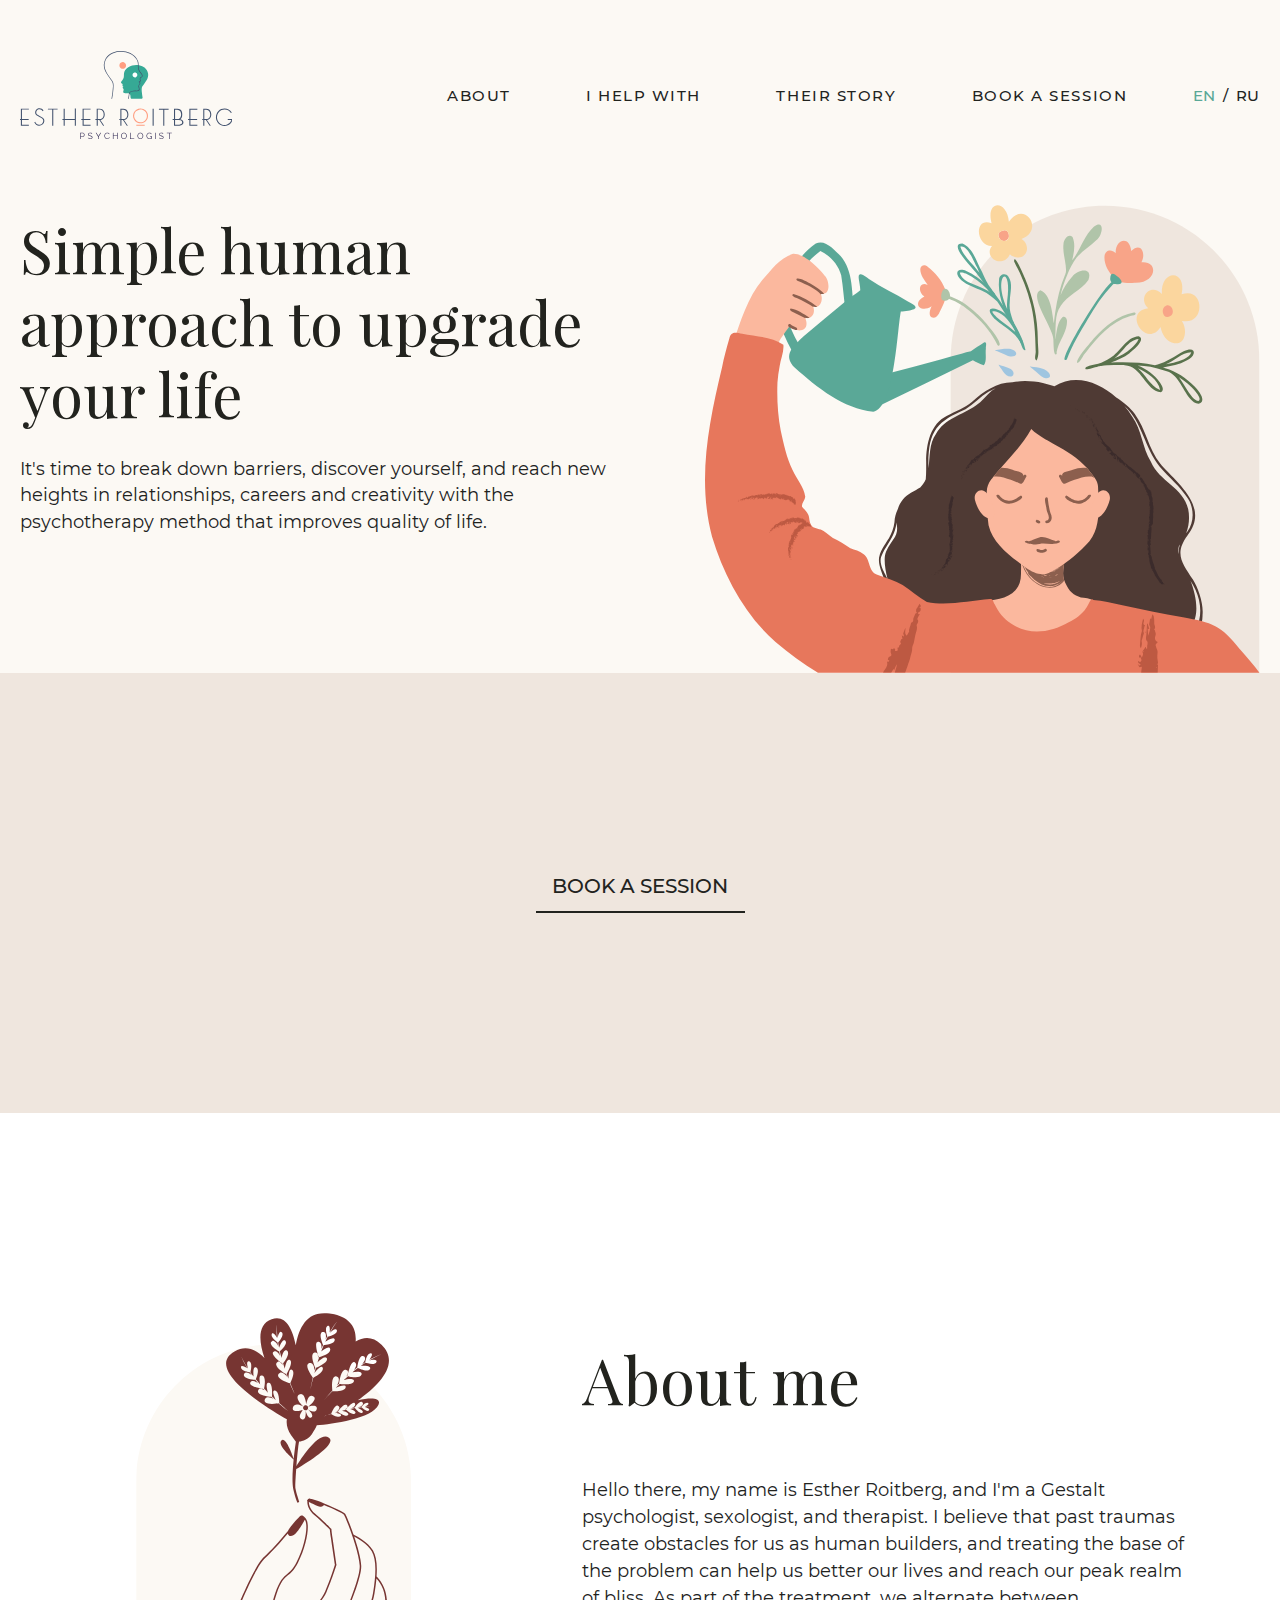
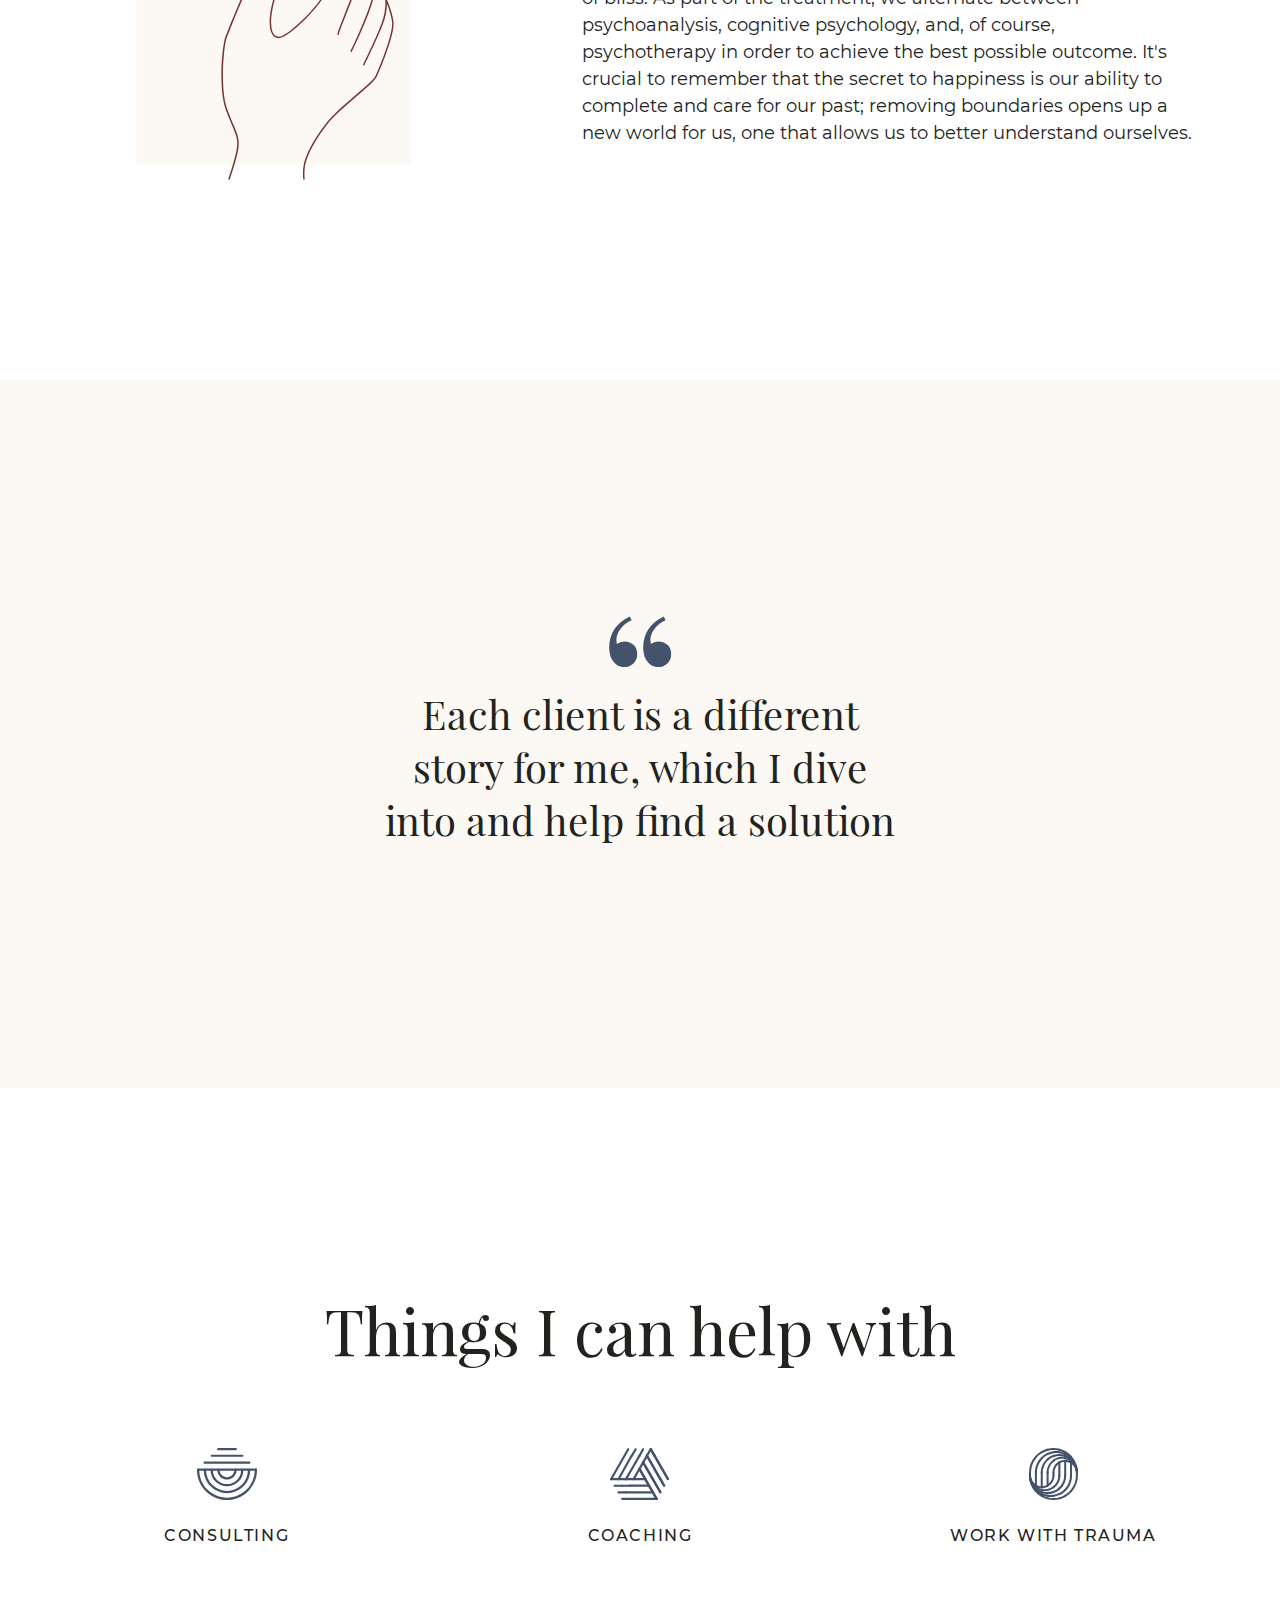
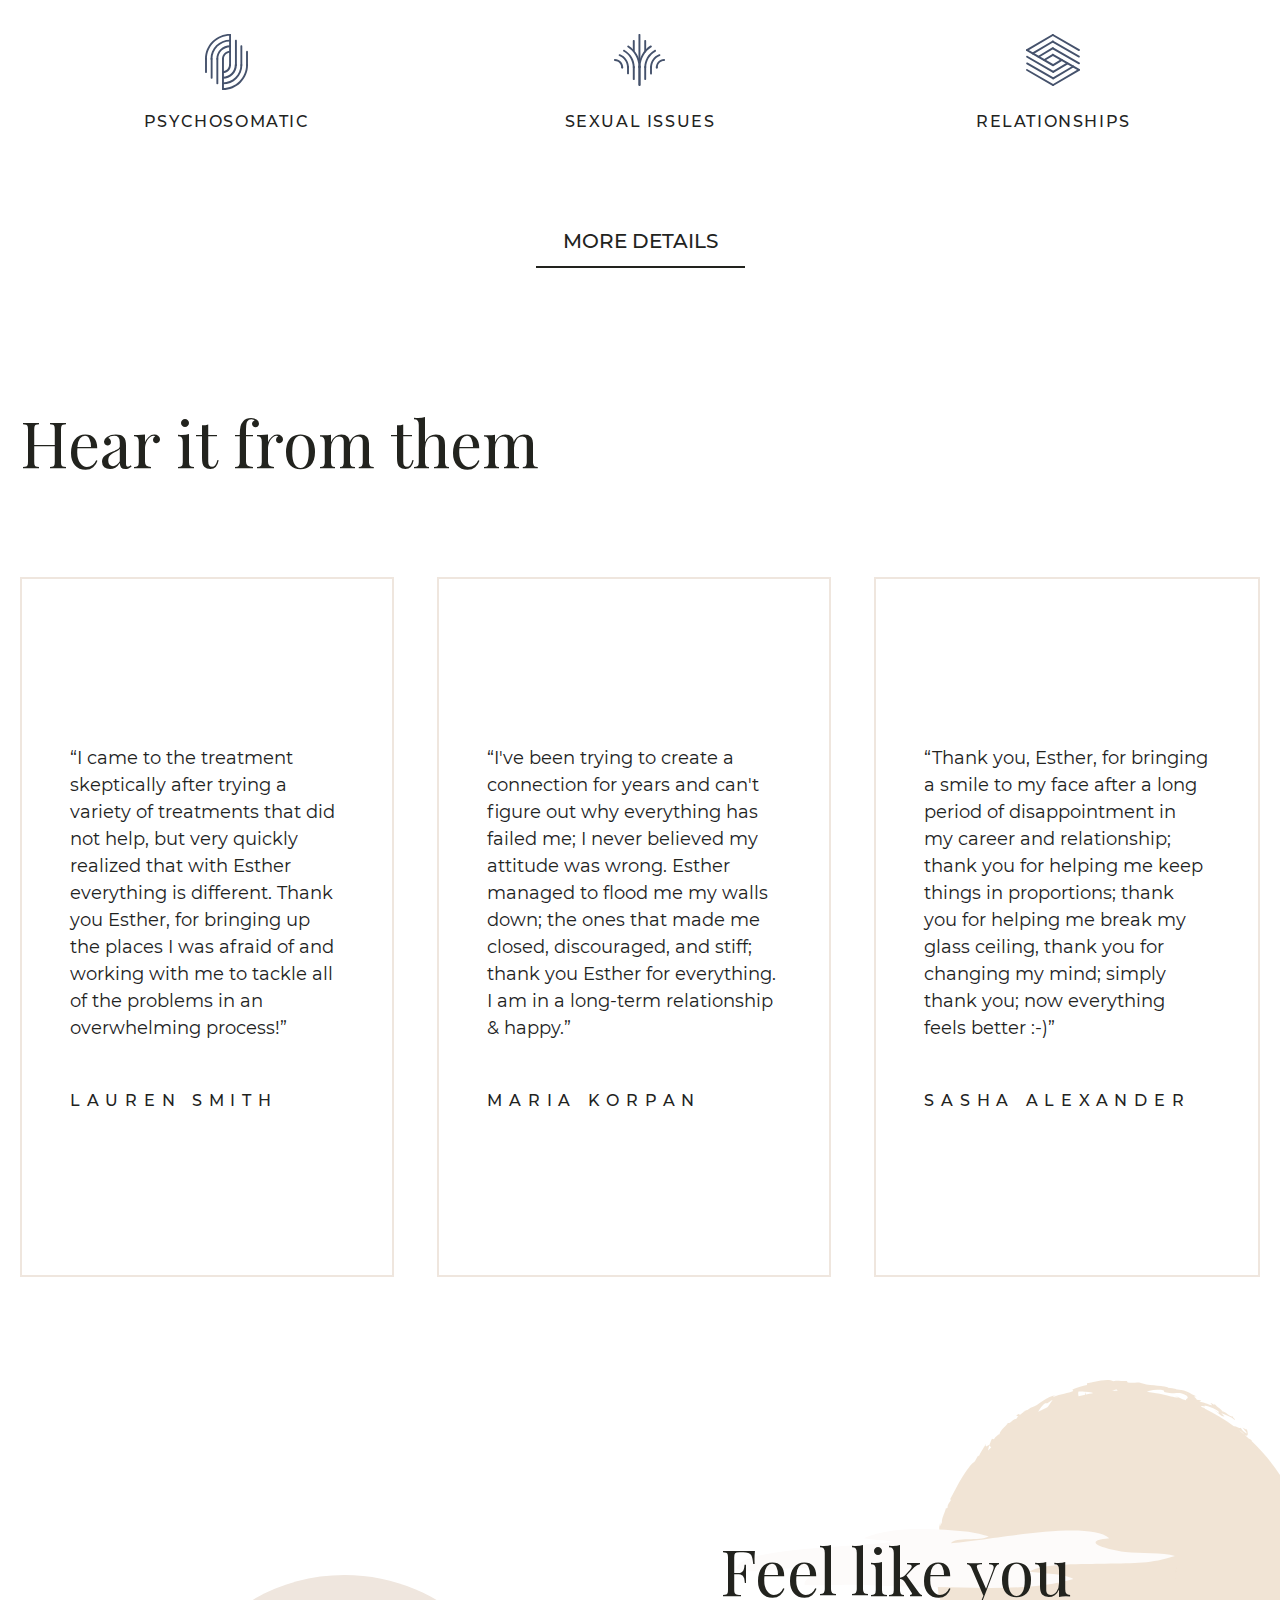
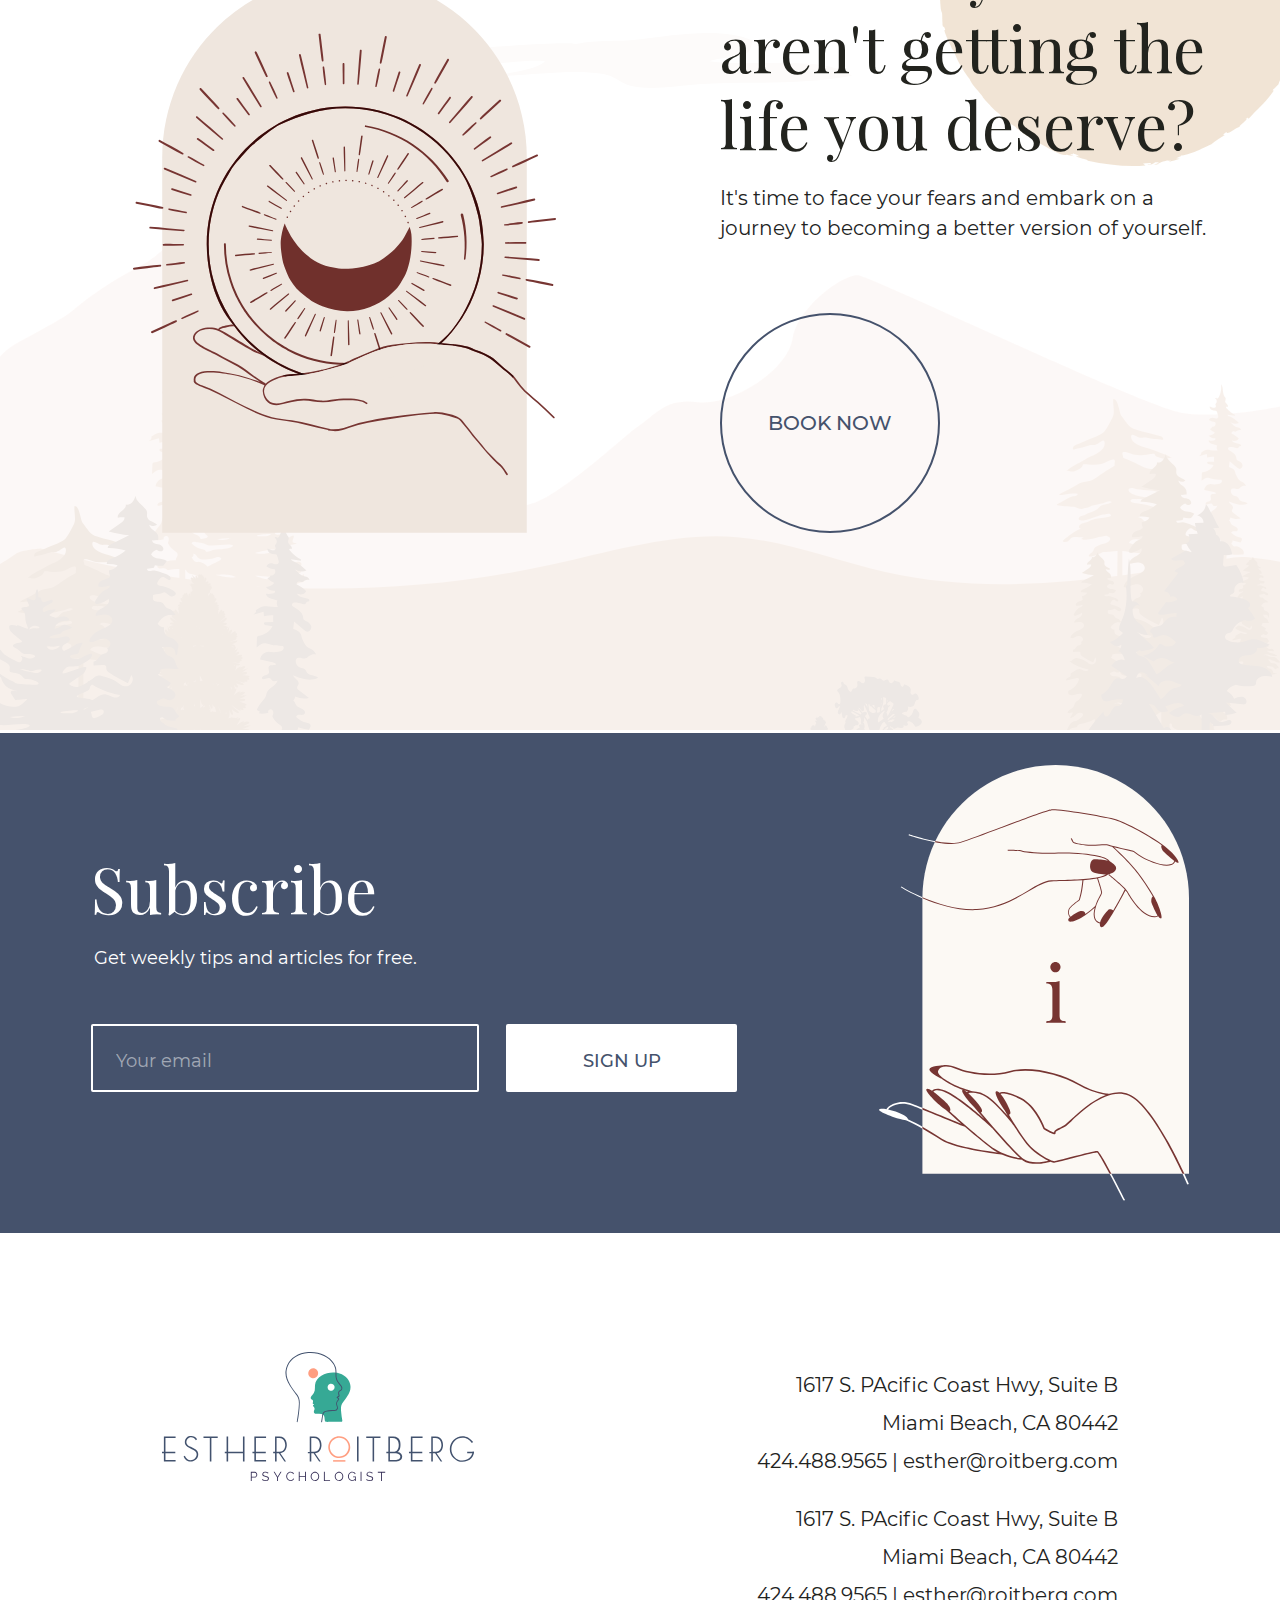
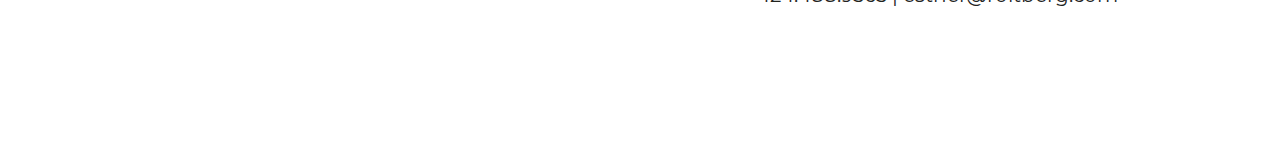
<file: index.html>
<!DOCTYPE html>
<html lang="en">

<head>
  <meta charset="utf-8">
  <meta http-equiv="X-UA-Compatible" content="IE=edge">
  <meta name="viewport" content="width=device-width, initial-scale=1, minimum-scale=1, maximum-scale=1">
  <link rel="icon" href="img/favicon.ico" type="images/x-icon">
  <title>ESTHER</title>
  <link rel="stylesheet" href="css/fonts.css">
  <link rel="stylesheet" href="css/all.css">
  <!--[if lt IE 9]>
      <script src="https://oss.maxcdn.com/html5shiv/3.7.3/html5shiv.min.js"></script>
      <script src="https://oss.maxcdn.com/respond/1.4.2/respond.min.js"></script>
    <![endif]-->
</head>

<body>
  <div class="wrapper">
    <div class="content">
      <header class="header">
        <div class="container">
          <div class="header-holder">
            <strong class="logo">
              <a href="index.html">logo</a>
            </strong>
            <div class="header-holder-block">
              <div class="trunslucent-string"></div>
              <div class="header-holder-block-wrapper">
                <strong class="logo">
                  <a href="index.html">logo</a>
                </strong>
                <ul class="header-holder-list">
                  <li><a href="about.html">about</a></li>
                  <li><a href="services.html">i help with</a></li>
                  <li><a href="success-stories.html">their story</a></li>
                  <li><a href="book.html">book a session</a></li>
                  <div id="marker1"></div>
                </ul>
                <ul class="language-switcher">
                  <li>
                    <a class="active-language" href="#">en</a>
                  </li>
                  <span>/</span>
                  <li>
                    <a href="ru/index.html">ru</a>
                  </li>
                </ul>
              </div>
            </div>
            <a href="#" class="trigger-menu">
              open main navigation
              <span></span>
              <span></span>
              <span></span>
            </a>
          </div>
        </div>
      </header>
      <main id="main">
        <section class="top-section home">
          <div class="container">
            <div class="container-row">
              <div class="container-content">
                <h1>Simple human approach to upgrade your life</h1>
                <p>It's time to break down barriers, discover yourself, and reach new heights in relationships, careers and creativity with the psychotherapy method that improves quality of life.</p>
              </div>
              <div class="container-image">
                <img src="img/water-on-head.svg" alt="water-on-head">
              </div>
            </div>
          </div>
        </section>
        <section class="brown-section">
          <a href="book.html" class="more">book a session</a>
        </section>
        <section class="about-section">
          <div class="container">
            <div class="container-row">
              <div class="container-image">
                <img src="img/hand-with-flower.svg" alt="hand-with-flower">
              </div>
              <div class="container-content">
                <h2>About me</h2>
                <p>Hello there, my name is Esther Roitberg, and I'm a Gestalt psychologist, sexologist, and therapist. I believe that past traumas create obstacles for us as human builders, and treating the base of the problem can help us better our lives and reach our peak realm of bliss. As part of the treatment, we alternate between psychoanalysis, cognitive psychology, and, of course, psychotherapy in order to achieve the best possible outcome. It's crucial to remember that the secret to happiness is our ability to complete and care for our past; removing boundaries opens up a new world for us, one that allows us to better understand ourselves.</p>
              </div>
            </div>
          </div>
        </section>
        <section class="quote-section">
          <p>
            Each client is a different story
            for me, which I dive into and
            help find a solution
          </p>
        </section>
        <section class="services-section">
          <div class="container">
            <h2>Things I can help with</h2>
            <div class="container-row">
              <div class="services-section-block">
                  <img src="img/icon1.svg" alt="icon1">
                  <h3>consulting</h3>
              </div>
              <div class="services-section-block">
                  <img src="img/icon2.svg" alt="icon2">
                  <h3>coaching</h3>
              </div>
              <div class="services-section-block">
                  <img src="img/icon3.svg" alt="icon3">
                  <h3><span>work with</span> trauma</h3>
              </div>
              <div class="services-section-block">
                  <img src="img/icon6.svg" alt="icon6">
                  <h3>psychosomatic</h3>
              </div>
              <div class="services-section-block">
                  <img src="img/icon4.svg" alt="icon4">
                  <h3>sexual issues</h3>
              </div>
              <div class="services-section-block">
                  <img src="img/icon5.svg" alt="icon5">
                  <h3>relationships</h3>
              </div>
            </div>
            <a href="#" class="more">more details</a></div>
        </section>
        <section class="testimonials-section">
          <div class="container">
            <h2>Hear it from them</h2>
            <div class="container-row">
              <blockquote class="testimonial">
                <q>I came to the treatment skeptically after trying a variety of treatments that did not help, but very quickly realized that with Esther everything is different. Thank you Esther, for bringing up the places I was afraid of and working with me to tackle all of the problems in an overwhelming process!</q>
                <cite>lauren smith</cite>
              </blockquote>
              <blockquote class="testimonial">
                <q>I've been trying to create a connection for years and can't figure out why everything has failed me; I never believed my attitude was wrong. Esther managed to flood me my walls down; the ones that made me closed, discouraged, and stiff; thank you Esther for everything. I am in a long-term relationship & happy.</q>
                <cite>maria korpan</cite>
              </blockquote>
              <blockquote class="testimonial">
                <q>Thank you, Esther, for bringing a smile to my face after a long period of disappointment in my career and relationship; thank you for helping me keep things in proportions; thank you for helping me break my glass ceiling, thank you for changing my mind; simply thank you; now everything feels better :-)</q>
                <cite>sasha alexander</cite>
              </blockquote>
            </div>
          </div>
        </section>
        <section class="question-section">
          <div class="container">
            <div class="container-row">
              <div class="container-image">
                <img src="img/moon-in-hand.svg" alt="moon-in-hand">
              </div>
              <div class="container-content">
                <h2>Feel like you aren't getting the life you deserve?</h2>
                <p>It's time to face your fears and embark on a journey to becoming a better version of yourself. </p>
                <a href="book.html" class="circle-button">book now</a>
              </div>
            </div>
          </div>
        </section>
        <section class="subscribe">
          <div class="subscribe-background"></div>
          <div class="subscribe-block">
            <div class="container">
              <div class="container-row">
                <div class="container-content">
                  <h2>Subscribe</h2>
                  <p>Get weekly tips and articles for free.</p>
                  <div id="mc_embed_signup" class="subscribe-form">
                    <form action="https://gmail.us18.list-manage.com/subscribe/post?u=8e8b6645e36f739d4980c547b&amp;id=28fe772a29" method="post" id="mc-embedded-subscribe-form" name="mc-embedded-subscribe-form" class="validate" target="_blank" novalidate>
                      <input type="email" placeholder="Your email" autocomplete="off" value="" name="EMAIL" class="required email" id="mce-EMAIL" required>
                      <span class="thank-you">Thank you for subscribing!</span>
                      <input type="checkbox" value="1" name="group[214494][1]" id="mce-group[214494]-214494-0" checked>
                      <input type="submit" value="sign up" name="subscribe" id="mc-embedded-subscribe" class="button">
                    </form>
                    <script type='text/javascript' src='//s3.amazonaws.com/downloads.mailchimp.com/js/mc-validate.js'></script>
                    <script type='text/javascript'>(function($) {window.fnames = new Array(); window.ftypes = new Array();fnames[0]='EMAIL';ftypes[0]='email';fnames[1]='MMERGE1';ftypes[1]='text';}(jQuery));var $mcj = jQuery.noConflict(true);</script>
                  </div>
                </div>
                <div class="container-image">
                  <img src="img/i-hands.svg" alt="i-hands">
                </div>
              </div>
            </div>
          </div>
        </section>
      </main>
      <footer class="footer">
        <div class="container">
          <div class="container-row">
            <strong class="logo">
                <a href="http://test.it-hive.net/esther/index.html">logo</a>
              </strong>
            <div class="footer-info">
              <a href="https://web.whatsapp.com/" target="_blank" class="whatsApp-button">
                  <svg width="70" height="70" viewBox="0 0 70 70" fill="none" xmlns="http://www.w3.org/2000/svg">
                    <path id="Vector" d="M35 0C15.6816 0 0 15.6816 0 35C0 41.1309 1.607 46.8845 4.37891 51.8965L0.0722656 67.4648C-0.328229 68.914 1.08544 70.3284 2.53516 69.9258L18.1055 65.6191C23.1181 68.3915 28.8697 70 35 70C54.3184 70 70 54.3184 70 35C70 15.6816 54.3184 0 35 0ZM35 2C53.2376 2 68 16.7624 68 35C68 53.2376 53.2376 68 35 68C29.0648 68 23.5073 66.4269 18.6953 63.6855C18.5808 63.6205 18.4545 63.5788 18.3238 63.5627C18.1931 63.5466 18.0605 63.5565 17.9336 63.5918L2 67.998L6.4082 52.0664C6.44321 51.9394 6.45278 51.8067 6.43635 51.676C6.41993 51.5453 6.37784 51.4191 6.3125 51.3047C3.57211 46.4937 2 40.9352 2 35C2 16.7624 16.7624 2 35 2ZM35 7C19.5418 7 7 19.5418 7 35C7 40.8816 8.8362 46.3301 11.9355 50.8359L9.4082 59.9766C9.38463 60.0618 9.38409 60.1518 9.40664 60.2373C9.4292 60.3229 9.47403 60.4009 9.53658 60.4634C9.59912 60.526 9.67714 60.5708 9.76267 60.5934C9.8482 60.6159 9.93818 60.6154 10.0234 60.5918L19.1641 58.0645C23.6704 61.1647 29.1185 63 35 63C50.4582 63 63 50.4582 63 35C63 27.3003 59.8888 20.3216 54.8555 15.2598C54.762 15.1655 54.6349 15.1122 54.5021 15.1117C54.3693 15.1111 54.2417 15.1633 54.1475 15.2568C54.0532 15.3503 53.9999 15.4775 53.9994 15.6102C53.9988 15.743 54.051 15.8706 54.1445 15.9648C58.9992 20.847 62 27.5697 62 35C62 49.9178 49.9178 62 35 62C29.2377 62 23.9059 60.1917 19.5215 57.1172C19.4611 57.075 19.3922 57.0466 19.3196 57.0341C19.247 57.0216 19.1726 57.0253 19.1016 57.0449L10.6074 59.3945L12.957 50.9004C12.9767 50.8294 12.9804 50.7549 12.9679 50.6824C12.9554 50.6098 12.927 50.5408 12.8848 50.4805C9.81027 46.0961 8 40.7633 8 35C8 20.0822 20.0822 8 35 8C37.5537 8 40.0209 8.36246 42.3633 9.02539C42.4265 9.04334 42.4926 9.04867 42.5579 9.04106C42.6232 9.03346 42.6864 9.01307 42.7438 8.98105C42.8012 8.94904 42.8517 8.90604 42.8925 8.8545C42.9333 8.80296 42.9635 8.74389 42.9814 8.68066C42.9994 8.61744 43.0047 8.5513 42.9971 8.48602C42.9895 8.42073 42.9691 8.35759 42.9371 8.30019C42.9051 8.24278 42.8621 8.19225 42.8106 8.15147C42.759 8.11069 42.6999 8.08045 42.6367 8.0625C40.2091 7.37543 37.6483 7 35 7ZM45.4961 9.07812C45.3804 9.07854 45.2684 9.11908 45.1792 9.19283C45.09 9.26659 45.0292 9.369 45.007 9.48259C44.9849 9.59619 45.0029 9.71394 45.0579 9.81577C45.1129 9.91761 45.2015 9.99721 45.3086 10.041C46.323 10.4609 47.3046 10.9429 48.2539 11.4785C48.3111 11.5149 48.3752 11.5392 48.4421 11.55C48.509 11.5608 48.5774 11.5579 48.6432 11.5415C48.709 11.5251 48.7707 11.4954 48.8247 11.4544C48.8786 11.4134 48.9237 11.3618 48.9571 11.3028C48.9905 11.2438 49.0115 11.1786 49.019 11.1112C49.0264 11.0439 49.0201 10.9757 49.0003 10.9108C48.9806 10.846 48.9479 10.7858 48.9042 10.734C48.8605 10.6822 48.8067 10.6398 48.7461 10.6094C47.7634 10.055 46.745 9.5533 45.6914 9.11719C45.6296 9.0912 45.5632 9.07792 45.4961 9.07812V9.07812ZM50.502 11.7812C50.3942 11.78 50.2889 11.8137 50.2017 11.8771C50.1146 11.9406 50.0503 12.0306 50.0185 12.1336C49.9867 12.2366 49.9889 12.3471 50.025 12.4487C50.0611 12.5502 50.1291 12.6374 50.2188 12.6973C50.8961 13.1603 51.5521 13.6522 52.1816 14.1719C52.2839 14.2563 52.4156 14.2966 52.5476 14.284C52.6797 14.2714 52.8013 14.2068 52.8857 14.1045C52.9702 14.0022 53.0105 13.8705 52.9979 13.7385C52.9852 13.6064 52.9207 13.4848 52.8184 13.4004C52.1639 12.8601 51.4819 12.352 50.7812 11.873C50.6995 11.8152 50.6021 11.7832 50.502 11.7812V11.7812ZM23.5059 19.0078C22.8453 19.0078 21.8243 19.26 20.9785 20.1992C20.2711 20.9727 17.998 23.1737 17.998 27.3965C17.998 31.6798 21.023 35.6636 21.4121 36.1953L21.4141 36.1992L21.416 36.2012C21.4304 36.2203 21.5757 36.4388 21.7754 36.7344C21.9751 37.03 22.2482 37.427 22.5898 37.8984C23.2731 38.8412 24.231 40.0814 25.4395 41.4102C27.8563 44.0677 31.2705 47.0864 35.5 48.7773V48.7793C38.9509 50.1558 41.0495 50.7179 42.5039 50.916C43.9583 51.1141 44.7747 50.9344 45.4707 50.8711H45.4727C46.3872 50.784 47.595 50.256 48.7461 49.502C49.8972 48.7479 50.9732 47.7807 51.3789 46.625C51.7313 45.6247 51.9095 44.6971 51.9727 43.959C52.0042 43.5899 52.0066 43.268 51.9863 43C51.9661 42.732 51.9529 42.5363 51.8164 42.3008H51.8145C51.6373 41.9967 51.3695 41.822 51.0781 41.6602C50.7872 41.4985 50.4498 41.3455 50.0527 41.1445H50.0508C49.6379 40.9337 48.4426 40.3353 47.248 39.752C46.0529 39.1683 44.9159 38.6185 44.4492 38.4453H44.4473C44.0645 38.3055 43.68 38.164 43.2305 38.2168C42.781 38.2696 42.353 38.5686 42.0332 39.0527C41.5441 39.7932 39.9635 41.688 39.5 42.2227V42.2246H39.498C39.3071 42.4453 39.1968 42.5011 39.0645 42.5176C38.9321 42.534 38.7053 42.4936 38.3418 42.3125L38.3457 42.3164C37.8732 42.0752 37.069 41.7791 35.9551 41.1758C34.8412 40.5725 33.4479 39.6785 31.9297 38.3066C29.5853 36.1886 27.97 33.5381 27.5078 32.7344V32.7324C27.3224 32.4127 27.3425 32.294 27.3906 32.1621C27.4383 32.0314 27.5831 31.8597 27.7812 31.6582L27.7852 31.6543C28.2007 31.2401 28.6423 30.6466 29.0332 30.1855L29.0352 30.1836V30.1816C29.4748 29.6542 29.6417 29.2507 29.9082 28.7168L29.9102 28.7148V28.7129C30.2559 28.0021 30.0735 27.306 29.8438 26.834C29.819 26.7819 29.6724 26.427 29.4863 25.9648C29.2998 25.5014 29.0596 24.9035 28.8047 24.2676C28.2948 22.9958 27.7224 21.5764 27.3535 20.7461C27.0237 20.0002 26.6479 19.5479 26.2227 19.2988C25.7988 19.0506 25.3783 19.0374 25.0859 19.0273H25.082C24.592 19.0068 24.0465 19.0078 23.5059 19.0078ZM23.5059 20.0078C24.0479 20.0078 24.5839 20.008 25.043 20.0273H25.0449H25.0469C25.3365 20.0373 25.5235 20.0489 25.7168 20.1621C25.9101 20.2753 26.1613 20.5213 26.4395 21.1504V21.1523C26.7926 21.9471 27.3679 23.3709 27.877 24.6406C28.1315 25.2755 28.371 25.872 28.5586 26.3379C28.7462 26.8038 28.8685 27.1106 28.9434 27.2676V27.2695L28.9453 27.2715C29.1176 27.6255 29.2 27.8882 29.0117 28.2754C28.7321 28.8361 28.6288 29.1077 28.2676 29.541L28.2715 29.5391C27.8495 30.0367 27.3956 30.6315 27.0762 30.9492L27.0742 30.9512L27.0723 30.9531C26.8661 31.1623 26.597 31.4207 26.4512 31.8203C26.3053 32.22 26.353 32.7351 26.6426 33.2344C27.1312 34.084 28.7793 36.8079 31.2598 39.0488C32.843 40.4792 34.308 41.4207 35.4785 42.0547C36.6494 42.6889 37.5561 43.0353 37.8926 43.207H37.8945L37.8965 43.209C38.348 43.4339 38.7633 43.5626 39.1875 43.5098C39.6111 43.4571 39.97 43.2066 40.2539 42.8789C40.7405 42.3176 42.2763 40.501 42.8691 39.6035C43.0904 39.2686 43.2035 39.2257 43.3457 39.209C43.4879 39.1923 43.7442 39.2535 44.1035 39.3848C44.3873 39.4903 45.6198 40.0698 46.8086 40.6504C47.9984 41.2315 49.2009 41.8326 49.5977 42.0352H49.5996C50.0177 42.2468 50.3585 42.4036 50.5918 42.5332C50.8251 42.6628 50.9273 42.7618 50.9512 42.8027C50.9147 42.7397 50.9753 42.8787 50.9902 43.0762C51.0051 43.2737 51.0024 43.548 50.9746 43.873C50.919 44.5232 50.7581 45.3773 50.4355 46.293C50.1662 47.0603 49.2476 47.9793 48.1992 48.666C47.1508 49.3528 45.9553 49.8201 45.3789 49.875C44.5917 49.9468 43.9676 50.1048 42.6387 49.9238C41.3088 49.7427 39.2792 49.2091 35.8711 47.8496C31.8515 46.2426 28.5341 43.3272 26.1797 40.7383C25.0025 39.4438 24.0653 38.2326 23.3984 37.3125C23.065 36.8524 22.7993 36.4656 22.6035 36.1758C22.4077 35.8859 22.3024 35.716 22.2148 35.5996C21.7974 35.0291 18.998 31.1952 18.998 27.3965C18.998 23.5192 20.9262 21.7375 21.7168 20.873V20.8711H21.7188C22.3563 20.1613 23.0973 20.0078 23.5059 20.0078Z" fill="black"/>
                  </svg>
              </a>
              <div class="footer-info-addres">
                <address>
                  1617 S. PAcific Coast Hwy, Suite B
                  <br>Miami Beach, CA 80442
                  <br><a href="tel:424.488.9565">424.488.9565</a> | <a href="mailto:esther@roitberg.com">esther@roitberg.com</a>
                </address>
                <address>
                  1617 S. PAcific Coast Hwy, Suite B
                  <br>Miami Beach, CA 80442
                  <br><a href="tel:424.488.9565">424.488.9565</a> | <a href="mailto:esther@roitberg.com">esther@roitberg.com</a>
                </address>
              </div>
            </div>
          </div>
        </div>
      </footer>
    </div>
  </div>


  <script src="https://code.jquery.com/jquery-3.6.0.min.js"
    integrity="sha256-/xUj+3OJU5yExlq6GSYGSHk7tPXikynS7ogEvDej/m4=" crossorigin="anonymous"></script>
  <script type="text/javascript" src="js/main.js"></script>
</body>

</html>
</file>
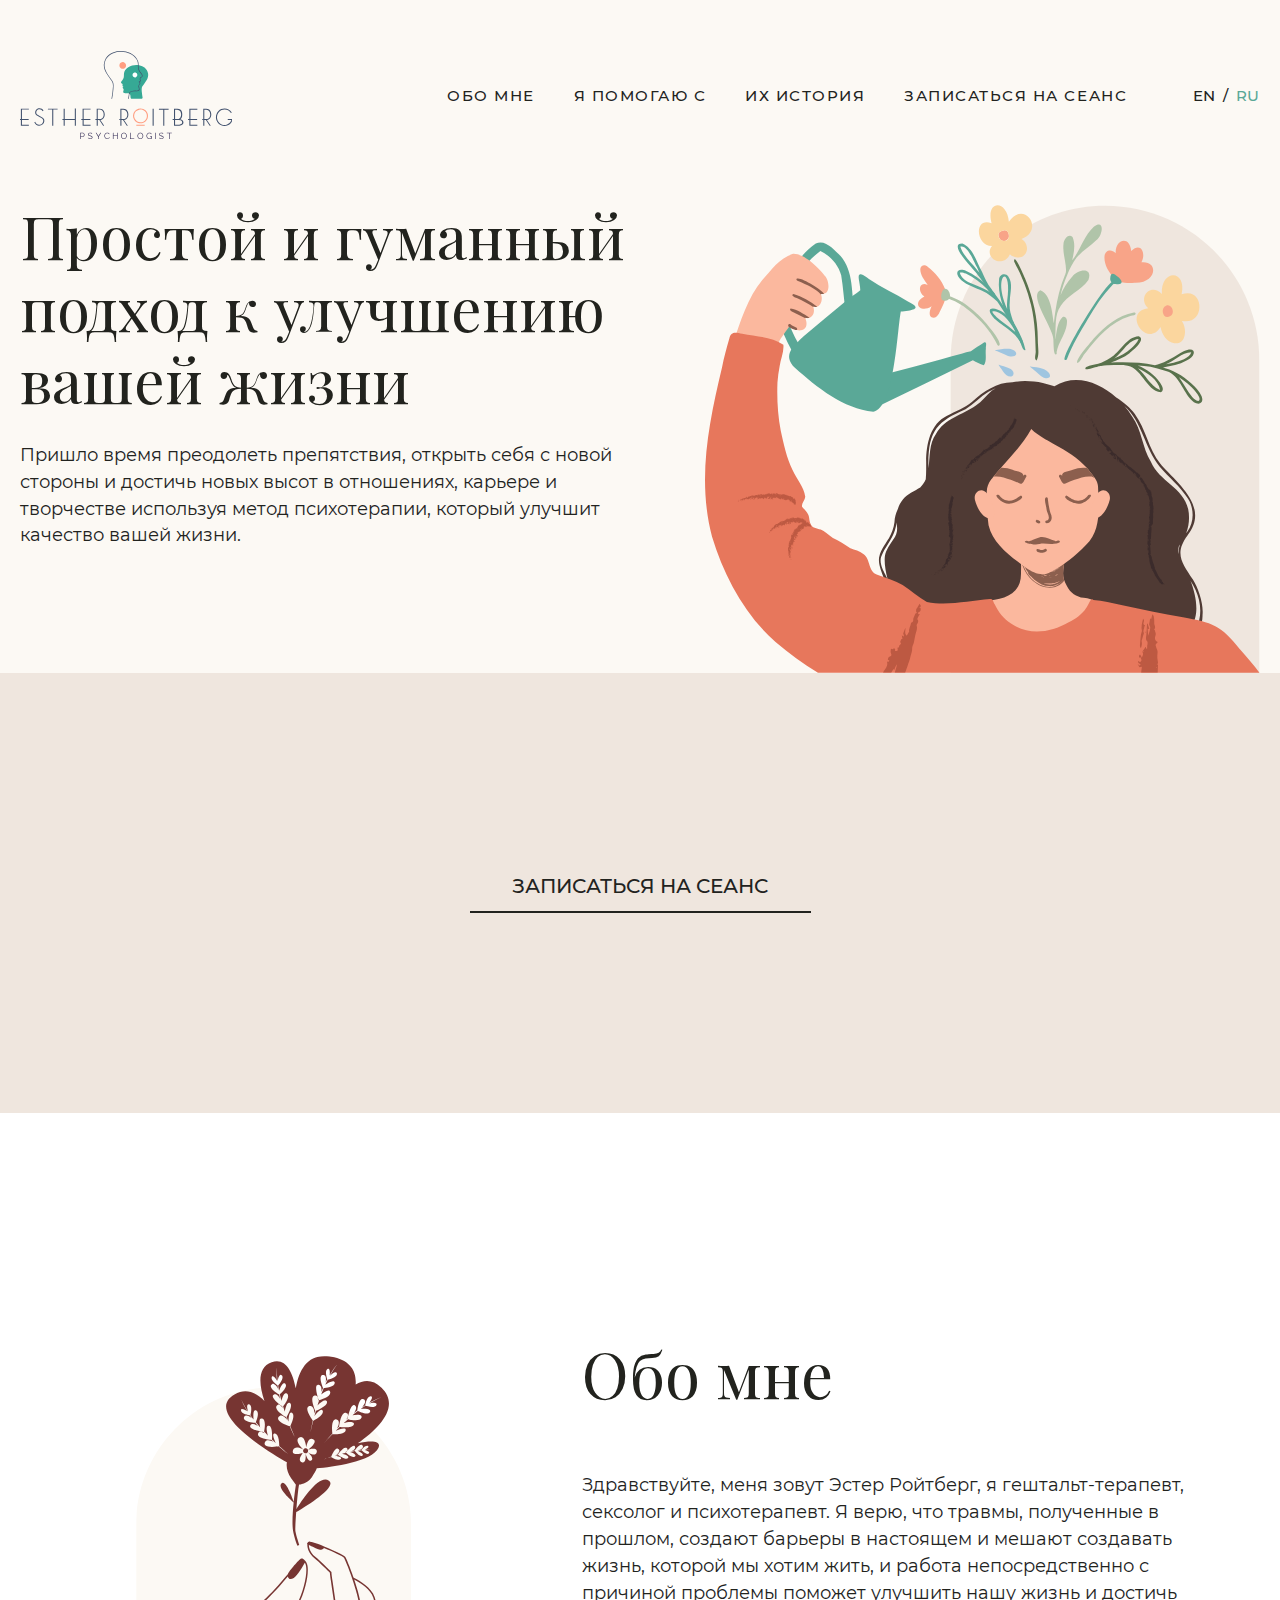
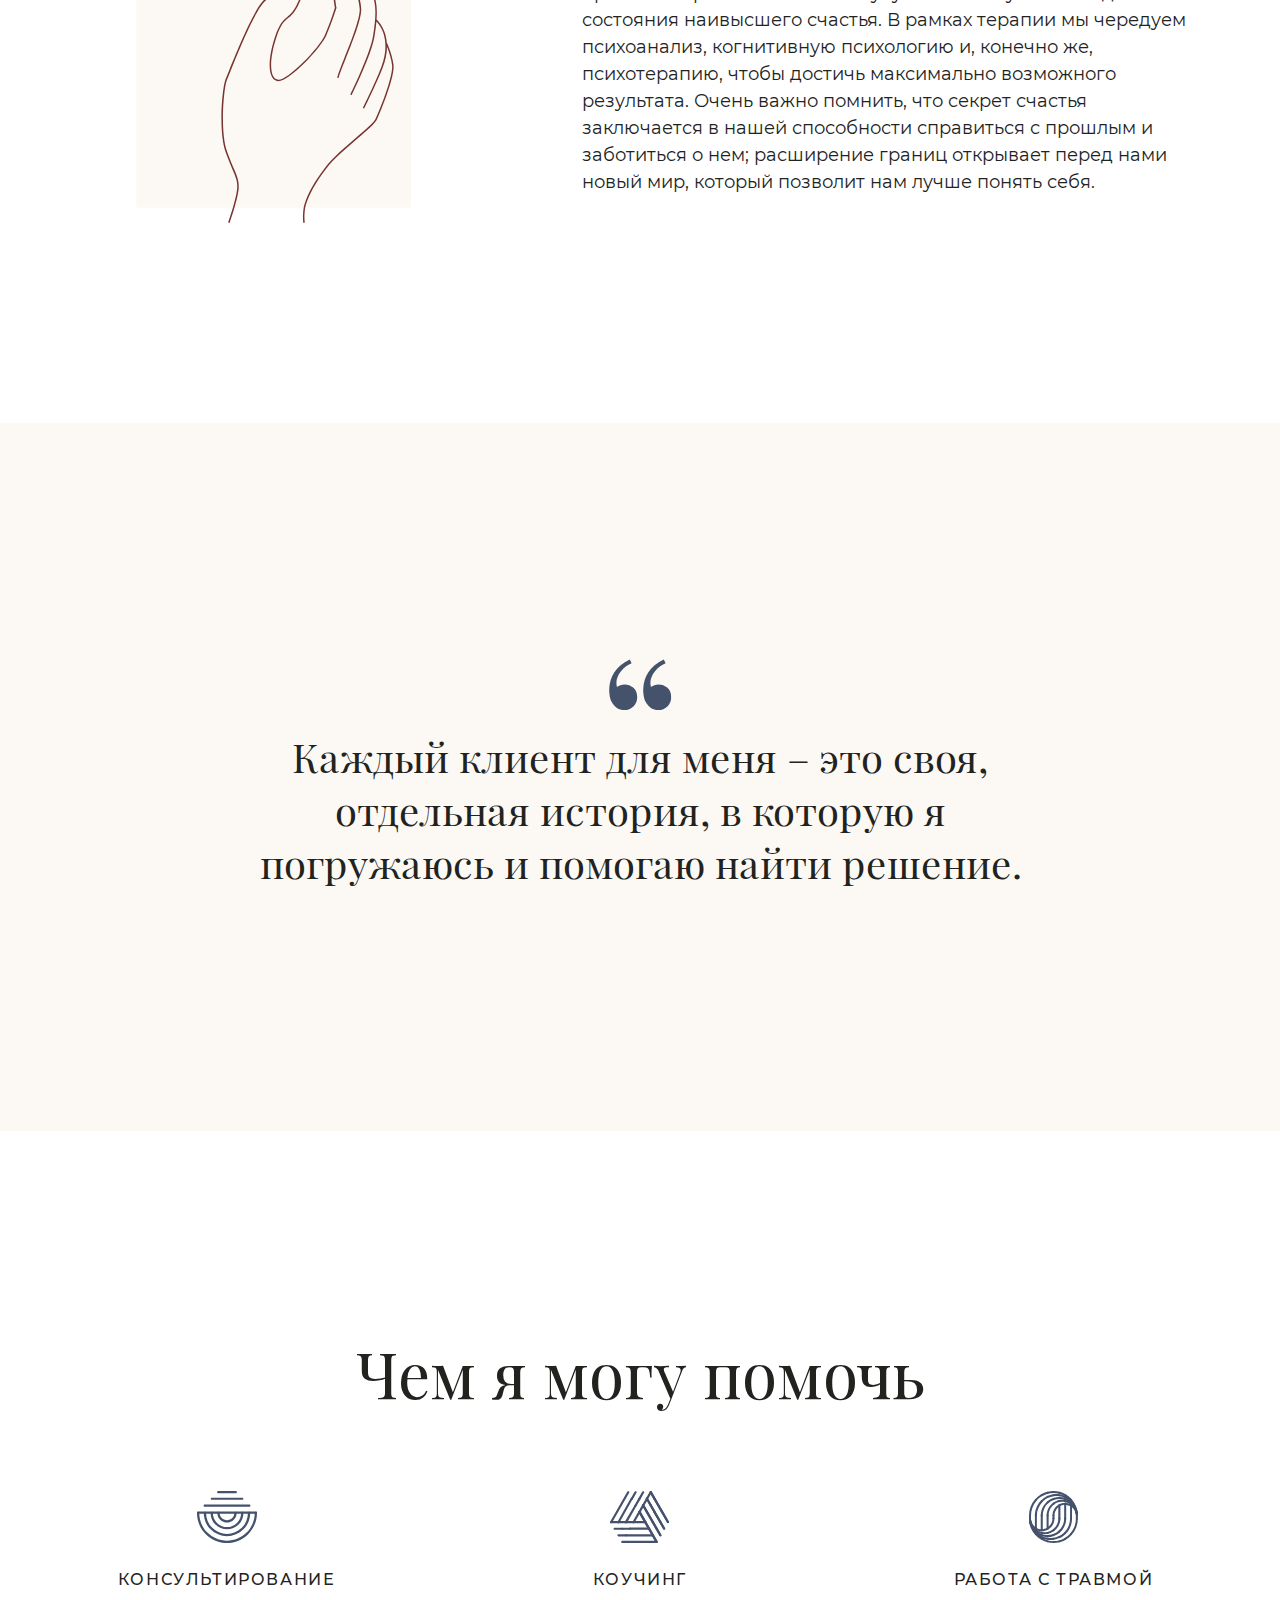
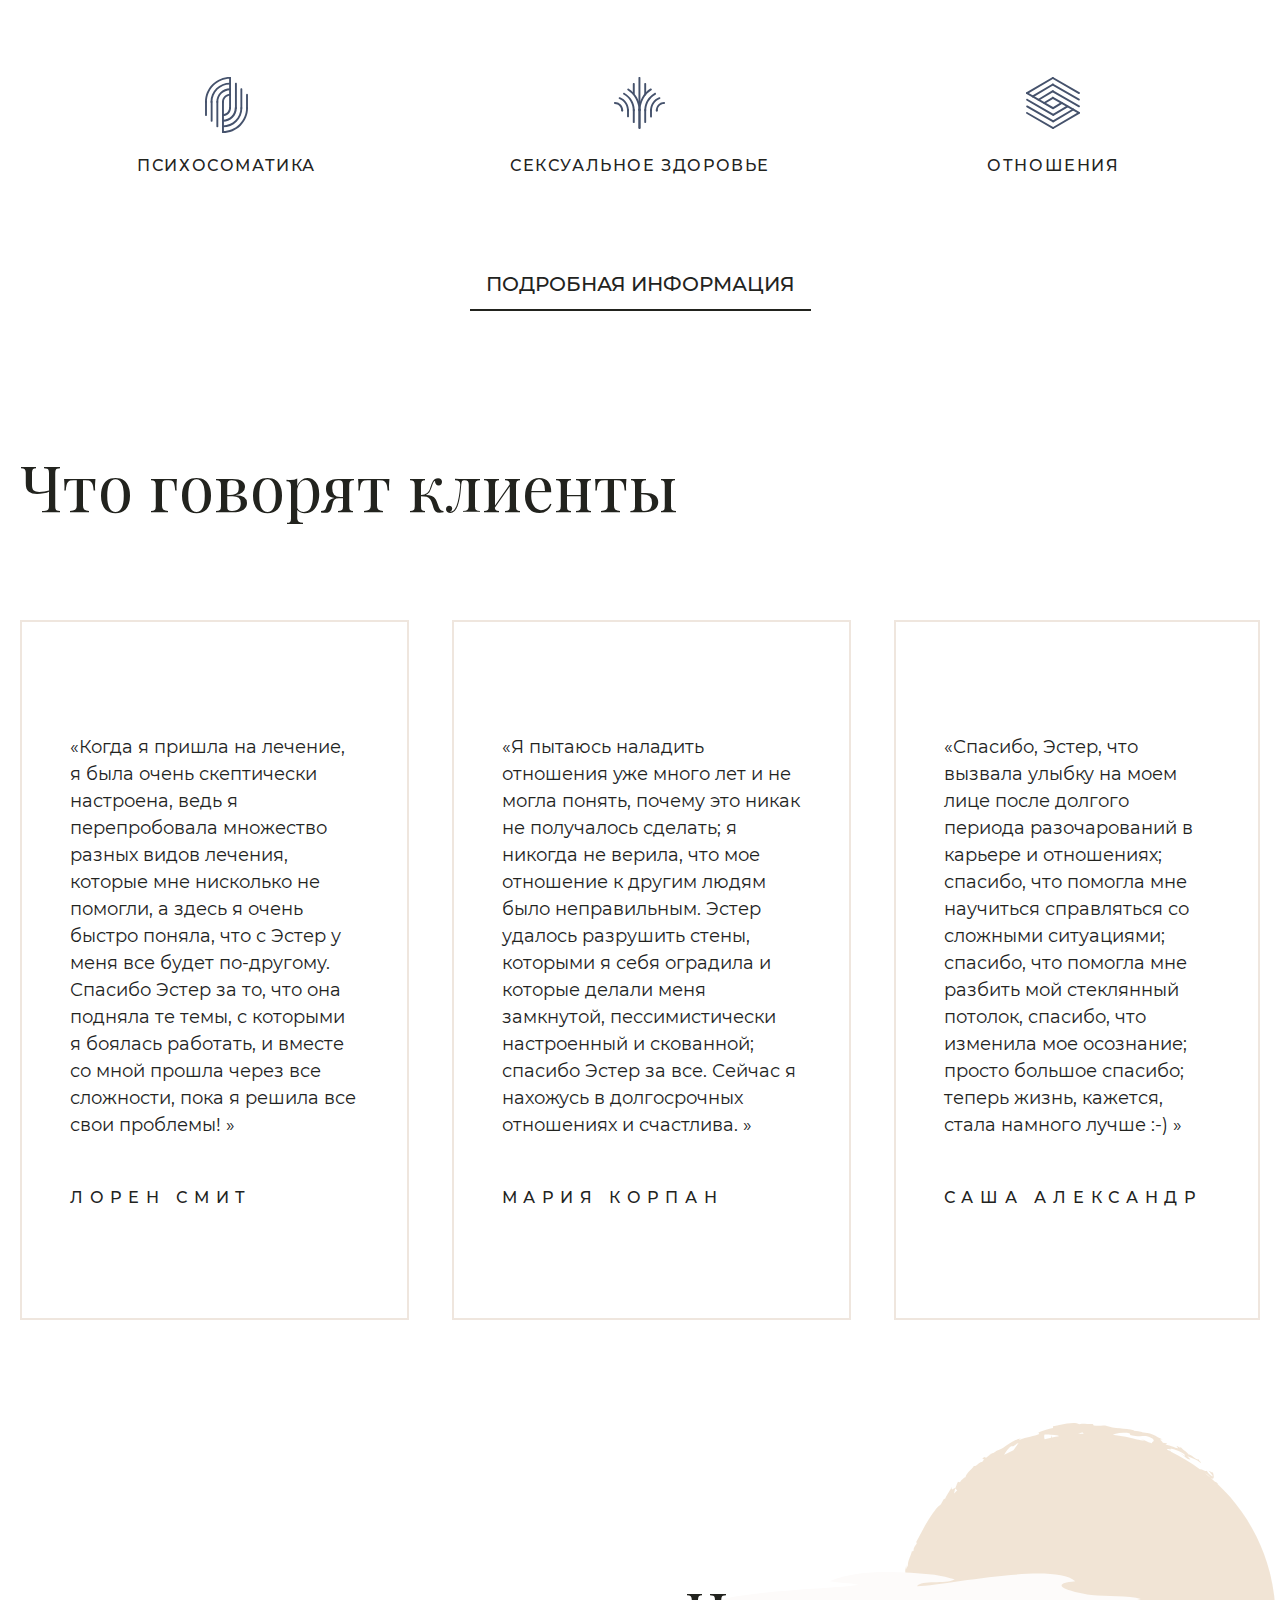
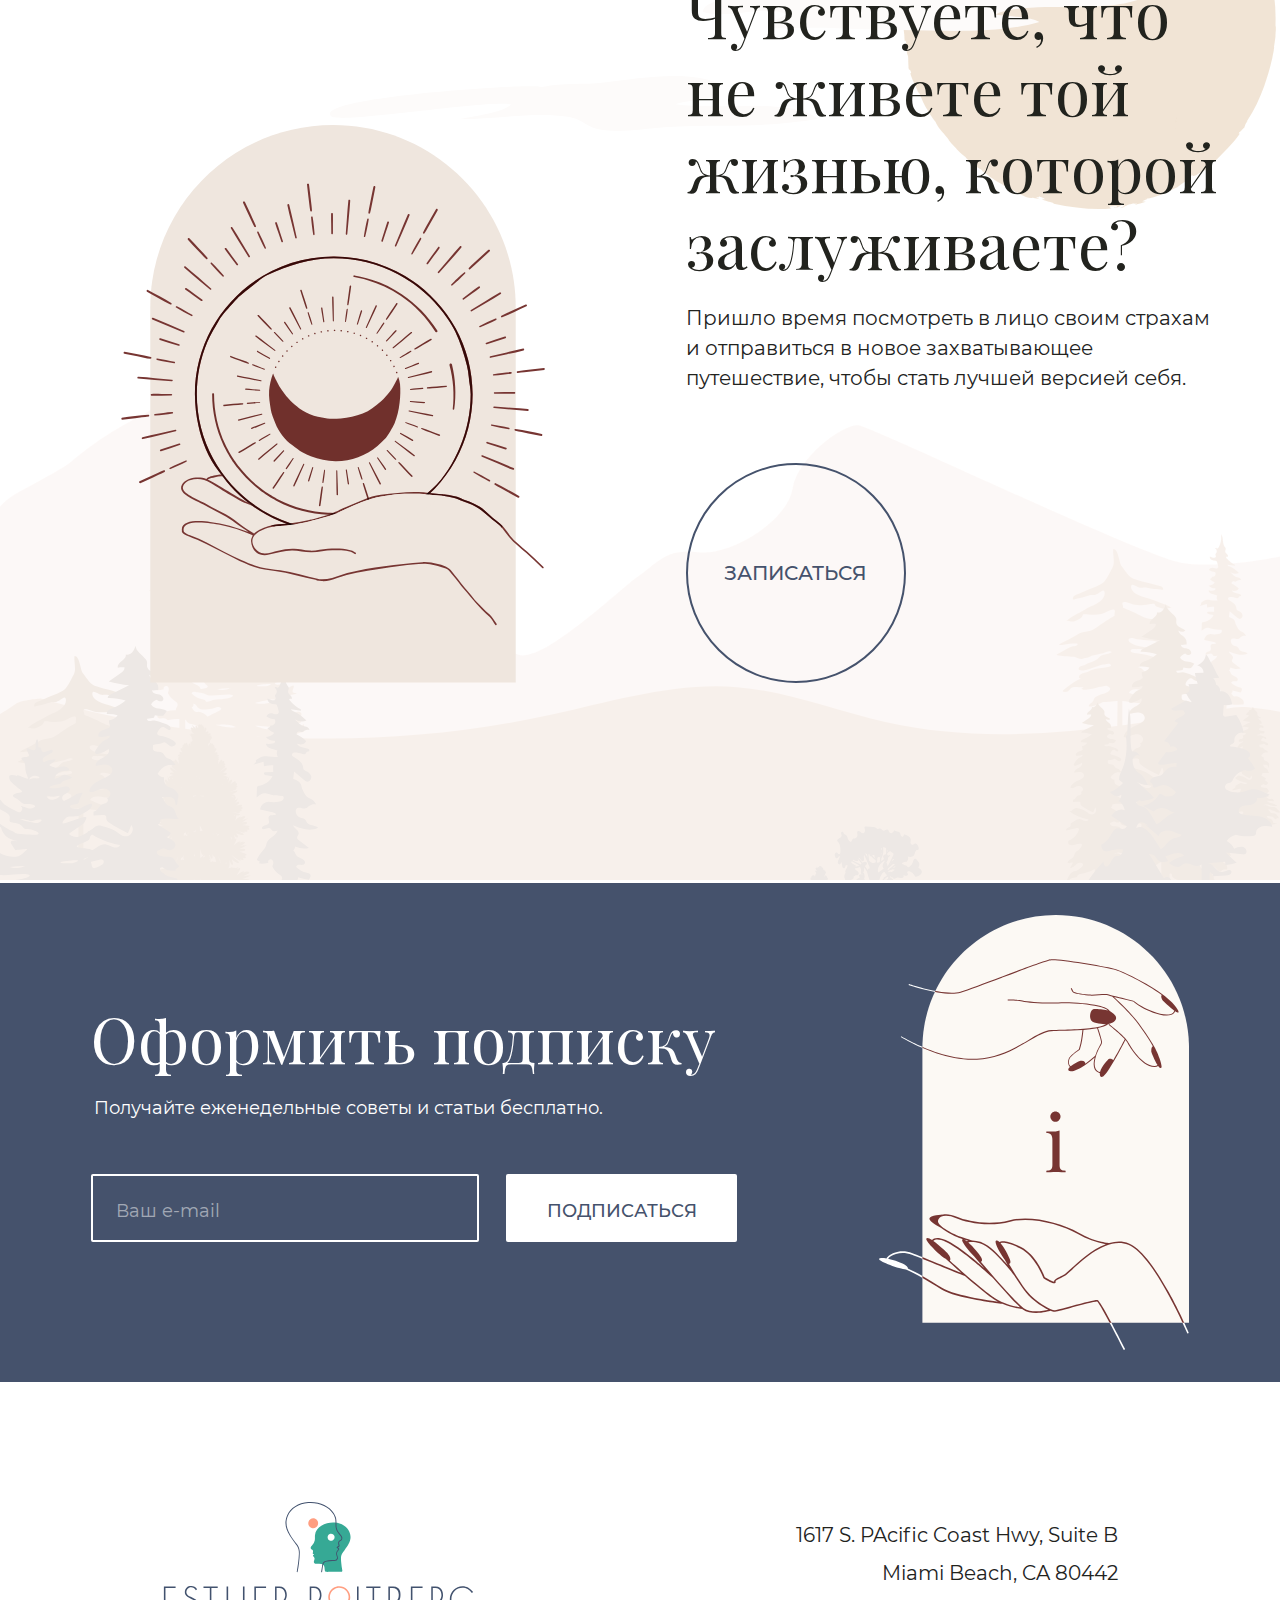
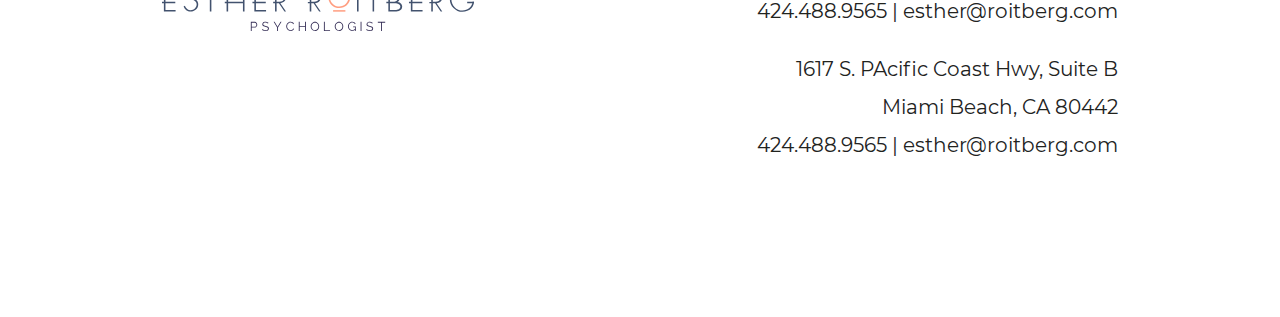
<file: ru/index.html>
<!DOCTYPE html>
<html lang="ru">

<head>
  <meta charset="utf-8">
  <meta http-equiv="X-UA-Compatible" content="IE=edge">
  <meta name="viewport" content="width=device-width, initial-scale=1, minimum-scale=1, maximum-scale=1">
  <link rel="icon" href="../img/favicon.ico" type="images/x-icon">
  <title>ESTHER</title>
  <link rel="stylesheet" href="../css/fonts.css">
  <link rel="stylesheet" href="../css/all.css">
</head>

<body>
  <div class="wrapper ru">
    <div class="content">
      <header class="header">
        <div class="container">
          <div class="header-holder">
            <strong class="logo">
              <a href="index.html">logo</a>
            </strong>
            <div class="header-holder-block">
              <div class="trunslucent-string"></div>
              <div class="header-holder-block-wrapper">
                <strong class="logo">
                <a href="index.html">logo</a>
              </strong>
                <ul class="header-holder-list">
                  <li><a href="about.html">обо мне</a></li>
                  <li><a href="services.html">я помогаю с</a></li>
                  <li><a href="success-stories.html">их история</a></li>
                  <li><a href="book.html">записаться на сеанс</a></li>
                  <div id="marker1"></div>
                </ul>
                <ul class="language-switcher">
                  <li>
                    <a href="../index.html">en</a>
                  </li>
                  <span>/</span>
                  <li>
                    <a href="#" class="active-language">ru</a>
                  </li>
                </ul>
              </div>
            </div>
            <a href="#" class="trigger-menu">
              open main navigation
              <span></span>
              <span></span>
              <span></span>
            </a>
          </div>
        </div>
      </header>
      <main id="main">
        <section class="top-section home">
          <div class="container">
            <div class="container-row">
              <div class="container-content">
                <h1>Простой и гуманный подход к улучшению вашей жизни</h1>
                <p>Пришло время преодолеть препятствия, открыть себя с новой стороны и достичь новых высот в отношениях, карьере и творчестве используя метод психотерапии, который улучшит качество вашей жизни.</p>
              </div>
              <div class="container-image">
                <img src="../img/water-on-head.svg" alt="water-on-head">
              </div>
            </div>
          </div>
        </section>
        <section class="brown-section">
          <a href="book.html" class="more">ЗАПИСАТЬСЯ НА СЕАНС</a>
        </section>
        <section class="about-section">
          <div class="container">
            <div class="container-row">
              <div class="container-image">
                <img src="../img/hand-with-flower.svg" alt="hand-with-flower">
              </div>
              <div class="container-content">
                <h2>Обо мне</h2>
                <p>Здравствуйте, меня зовут Эстер Ройтберг, я гештальт-терапевт, сексолог и психотерапевт. Я верю, что травмы, полученные в прошлом, создают барьеры в настоящем и мешают создавать жизнь, которой мы хотим жить, и работа непосредственно с причиной проблемы поможет улучшить нашу жизнь и достичь состояния наивысшего счастья. В рамках терапии мы чередуем психоанализ, когнитивную психологию и, конечно же, психотерапию, чтобы достичь максимально возможного результата. Очень важно помнить, что секрет счастья заключается в нашей способности справиться с прошлым и заботиться о нем; расширение границ открывает перед нами новый мир, который позволит нам лучше понять себя.</p>
              </div>
            </div>
          </div>
        </section>
        <section class="quote-section">
          <p>
            Каждый клиент для меня – это своя, отдельная история, в которую я погружаюсь и помогаю найти решение.
          </p>
        </section>
        <section class="services-section">
          <div class="container">
            <h2>Чем я могу помочь</h2>
            <div class="container-row">
              <div class="services-section-block">
                  <img src="../img/icon1.svg" alt="icon1">
                  <h3>КОНСУЛЬТИРОВАНИЕ</h3>
              </div>
              <div class="services-section-block">
                  <img src="../img/icon2.svg" alt="icon2">
                  <h3>КОУЧИНГ</h3>
              </div>
              <div class="services-section-block">
                  <img src="../img/icon3.svg" alt="icon3">
                  <h3>РАБОТА С ТРАВМОЙ</h3>
              </div>
              <div class="services-section-block">
                  <img src="../img/icon6.svg" alt="icon6">
                  <h3>ПСИХОСОМАТИКА</h3>
              </div>
              <div class="services-section-block">
                  <img src="../img/icon4.svg" alt="icon4">
                  <h3>СЕКСУАЛЬНОЕ ЗДОРОВЬЕ</h3>
              </div>
              <div class="services-section-block">
                  <img src="../img/icon5.svg" alt="icon5">
                  <h3>ОТНОШЕНИЯ</h3>
              </div>
            </div>
            <a href="#" class="more">ПОДРОБНАЯ ИНФОРМАЦИЯ</a></div>
        </section>
        <section class="testimonials-section">
          <div class="container">
            <h2>Что говорят клиенты</h2>
            <div class="container-row">
              <blockquote class="testimonial">
                <q>Когда я пришла на лечение, я была очень скептически настроена, ведь я перепробовала множество разных видов лечения, которые мне нисколько не помогли, а здесь я очень быстро поняла, что с Эстер у меня все будет по-другому. Спасибо Эстер за то, что она подняла те темы, с которыми я боялась работать, и вместе со мной прошла через все сложности, пока я решила все свои проблемы!
                </q>
                <cite>ЛОРЕН СМИТ</cite>
              </blockquote>
              <blockquote class="testimonial">
                <q>Я пытаюсь наладить отношения уже много лет и не могла понять, почему это никак не получалось сделать; я никогда не верила, что мое отношение к другим людям было неправильным. Эстер удалось разрушить стены, которыми я себя оградила и которые делали меня замкнутой, пессимистически настроенный и скованной; спасибо Эстер за все. Сейчас я нахожусь в долгосрочных отношениях и счастлива.
                </q>
                <cite>МАРИЯ КОРПАН </cite>
              </blockquote>
              <blockquote class="testimonial">
                <q>Спасибо, Эстер, что вызвала улыбку на моем лице после долгого периода разочарований в карьере и отношениях; спасибо, что помогла мне научиться справляться со сложными ситуациями; спасибо, что помогла мне разбить мой стеклянный потолок, спасибо, что изменила мое осознание; просто большое спасибо; теперь жизнь, кажется, стала намного лучше :-)
                </q>
                <cite>САША АЛЕКСАНДР</cite>
              </blockquote>
            </div>
          </div>
        </section>
        <section class="question-section">
          <div class="container">
            <div class="container-row">
              <div class="container-image">
                <img src="../img/moon-in-hand.svg" alt="moon-in-hand">
              </div>
              <div class="container-content">
                <h2>Чувствуете, что не живете той жизнью, которой заслуживаете?</h2>
                <p>Пришло время посмотреть в лицо своим страхам и отправиться в новое захватывающее путешествие, чтобы стать лучшей версией себя.</p>
                <a href="book.html" class="circle-button">ЗАПИСАТЬСЯ</a>
              </div>
            </div>
          </div>
        </section>
        <section class="subscribe">
          <div class="subscribe-background"></div>
          <div class="subscribe-block">
            <div class="container">
              <div class="container-row">
                <div class="container-content">
                  <h2>Оформить подписку</h2>
                  <p>Получайте еженедельные советы и статьи бесплатно.</p>
                  <div id="mc_embed_signup" class="subscribe-form">
                    <form action="https://gmail.us18.list-manage.com/subscribe/post?u=8e8b6645e36f739d4980c547b&amp;id=28fe772a29" method="post" id="mc-embedded-subscribe-form" name="mc-embedded-subscribe-form" class="validate" target="_blank" novalidate>
                      <input type="email" placeholder="Ваш e-mail" autocomplete="off" value="" name="EMAIL" class="required email" id="mce-EMAIL" required>
                      <span class="thank-you">Спасибо что подписались!</span>
                      <input type="checkbox" value="1" name="group[214494][1]" id="mce-group[214494]-214494-0" checked>
                      <input type="submit" value="ПОДПИСАТЬСЯ" name="subscribe" id="mc-embedded-subscribe" class="button">
                    </form>
                    <script type='text/javascript' src='//s3.amazonaws.com/downloads.mailchimp.com/js/mc-validate.js'></script>
                    <script type='text/javascript'>(function($) {window.fnames = new Array(); window.ftypes = new Array();fnames[0]='EMAIL';ftypes[0]='email';fnames[1]='MMERGE1';ftypes[1]='text';}(jQuery));var $mcj = jQuery.noConflict(true);</script>
                  </div>
                </div>
                <div class="container-image">
                  <img src="../img/i-hands.svg" alt="i-hands">
                </div>
              </div>
            </div>
          </div>
        </section>
      </main>
      <footer class="footer">
        <div class="container">
          <div class="container-row">
            <strong class="logo">
                <a href="http://test.it-hive.net/esther/index.html">logo</a>
              </strong>
            <div class="footer-info">
              <a href="https://web.whatsapp.com/" target="_blank" class="whatsApp-button">
                  <svg width="70" height="70" viewBox="0 0 70 70" fill="none" xmlns="http://www.w3.org/2000/svg">
                    <path id="Vector" d="M35 0C15.6816 0 0 15.6816 0 35C0 41.1309 1.607 46.8845 4.37891 51.8965L0.0722656 67.4648C-0.328229 68.914 1.08544 70.3284 2.53516 69.9258L18.1055 65.6191C23.1181 68.3915 28.8697 70 35 70C54.3184 70 70 54.3184 70 35C70 15.6816 54.3184 0 35 0ZM35 2C53.2376 2 68 16.7624 68 35C68 53.2376 53.2376 68 35 68C29.0648 68 23.5073 66.4269 18.6953 63.6855C18.5808 63.6205 18.4545 63.5788 18.3238 63.5627C18.1931 63.5466 18.0605 63.5565 17.9336 63.5918L2 67.998L6.4082 52.0664C6.44321 51.9394 6.45278 51.8067 6.43635 51.676C6.41993 51.5453 6.37784 51.4191 6.3125 51.3047C3.57211 46.4937 2 40.9352 2 35C2 16.7624 16.7624 2 35 2ZM35 7C19.5418 7 7 19.5418 7 35C7 40.8816 8.8362 46.3301 11.9355 50.8359L9.4082 59.9766C9.38463 60.0618 9.38409 60.1518 9.40664 60.2373C9.4292 60.3229 9.47403 60.4009 9.53658 60.4634C9.59912 60.526 9.67714 60.5708 9.76267 60.5934C9.8482 60.6159 9.93818 60.6154 10.0234 60.5918L19.1641 58.0645C23.6704 61.1647 29.1185 63 35 63C50.4582 63 63 50.4582 63 35C63 27.3003 59.8888 20.3216 54.8555 15.2598C54.762 15.1655 54.6349 15.1122 54.5021 15.1117C54.3693 15.1111 54.2417 15.1633 54.1475 15.2568C54.0532 15.3503 53.9999 15.4775 53.9994 15.6102C53.9988 15.743 54.051 15.8706 54.1445 15.9648C58.9992 20.847 62 27.5697 62 35C62 49.9178 49.9178 62 35 62C29.2377 62 23.9059 60.1917 19.5215 57.1172C19.4611 57.075 19.3922 57.0466 19.3196 57.0341C19.247 57.0216 19.1726 57.0253 19.1016 57.0449L10.6074 59.3945L12.957 50.9004C12.9767 50.8294 12.9804 50.7549 12.9679 50.6824C12.9554 50.6098 12.927 50.5408 12.8848 50.4805C9.81027 46.0961 8 40.7633 8 35C8 20.0822 20.0822 8 35 8C37.5537 8 40.0209 8.36246 42.3633 9.02539C42.4265 9.04334 42.4926 9.04867 42.5579 9.04106C42.6232 9.03346 42.6864 9.01307 42.7438 8.98105C42.8012 8.94904 42.8517 8.90604 42.8925 8.8545C42.9333 8.80296 42.9635 8.74389 42.9814 8.68066C42.9994 8.61744 43.0047 8.5513 42.9971 8.48602C42.9895 8.42073 42.9691 8.35759 42.9371 8.30019C42.9051 8.24278 42.8621 8.19225 42.8106 8.15147C42.759 8.11069 42.6999 8.08045 42.6367 8.0625C40.2091 7.37543 37.6483 7 35 7ZM45.4961 9.07812C45.3804 9.07854 45.2684 9.11908 45.1792 9.19283C45.09 9.26659 45.0292 9.369 45.007 9.48259C44.9849 9.59619 45.0029 9.71394 45.0579 9.81577C45.1129 9.91761 45.2015 9.99721 45.3086 10.041C46.323 10.4609 47.3046 10.9429 48.2539 11.4785C48.3111 11.5149 48.3752 11.5392 48.4421 11.55C48.509 11.5608 48.5774 11.5579 48.6432 11.5415C48.709 11.5251 48.7707 11.4954 48.8247 11.4544C48.8786 11.4134 48.9237 11.3618 48.9571 11.3028C48.9905 11.2438 49.0115 11.1786 49.019 11.1112C49.0264 11.0439 49.0201 10.9757 49.0003 10.9108C48.9806 10.846 48.9479 10.7858 48.9042 10.734C48.8605 10.6822 48.8067 10.6398 48.7461 10.6094C47.7634 10.055 46.745 9.5533 45.6914 9.11719C45.6296 9.0912 45.5632 9.07792 45.4961 9.07812V9.07812ZM50.502 11.7812C50.3942 11.78 50.2889 11.8137 50.2017 11.8771C50.1146 11.9406 50.0503 12.0306 50.0185 12.1336C49.9867 12.2366 49.9889 12.3471 50.025 12.4487C50.0611 12.5502 50.1291 12.6374 50.2188 12.6973C50.8961 13.1603 51.5521 13.6522 52.1816 14.1719C52.2839 14.2563 52.4156 14.2966 52.5476 14.284C52.6797 14.2714 52.8013 14.2068 52.8857 14.1045C52.9702 14.0022 53.0105 13.8705 52.9979 13.7385C52.9852 13.6064 52.9207 13.4848 52.8184 13.4004C52.1639 12.8601 51.4819 12.352 50.7812 11.873C50.6995 11.8152 50.6021 11.7832 50.502 11.7812V11.7812ZM23.5059 19.0078C22.8453 19.0078 21.8243 19.26 20.9785 20.1992C20.2711 20.9727 17.998 23.1737 17.998 27.3965C17.998 31.6798 21.023 35.6636 21.4121 36.1953L21.4141 36.1992L21.416 36.2012C21.4304 36.2203 21.5757 36.4388 21.7754 36.7344C21.9751 37.03 22.2482 37.427 22.5898 37.8984C23.2731 38.8412 24.231 40.0814 25.4395 41.4102C27.8563 44.0677 31.2705 47.0864 35.5 48.7773V48.7793C38.9509 50.1558 41.0495 50.7179 42.5039 50.916C43.9583 51.1141 44.7747 50.9344 45.4707 50.8711H45.4727C46.3872 50.784 47.595 50.256 48.7461 49.502C49.8972 48.7479 50.9732 47.7807 51.3789 46.625C51.7313 45.6247 51.9095 44.6971 51.9727 43.959C52.0042 43.5899 52.0066 43.268 51.9863 43C51.9661 42.732 51.9529 42.5363 51.8164 42.3008H51.8145C51.6373 41.9967 51.3695 41.822 51.0781 41.6602C50.7872 41.4985 50.4498 41.3455 50.0527 41.1445H50.0508C49.6379 40.9337 48.4426 40.3353 47.248 39.752C46.0529 39.1683 44.9159 38.6185 44.4492 38.4453H44.4473C44.0645 38.3055 43.68 38.164 43.2305 38.2168C42.781 38.2696 42.353 38.5686 42.0332 39.0527C41.5441 39.7932 39.9635 41.688 39.5 42.2227V42.2246H39.498C39.3071 42.4453 39.1968 42.5011 39.0645 42.5176C38.9321 42.534 38.7053 42.4936 38.3418 42.3125L38.3457 42.3164C37.8732 42.0752 37.069 41.7791 35.9551 41.1758C34.8412 40.5725 33.4479 39.6785 31.9297 38.3066C29.5853 36.1886 27.97 33.5381 27.5078 32.7344V32.7324C27.3224 32.4127 27.3425 32.294 27.3906 32.1621C27.4383 32.0314 27.5831 31.8597 27.7812 31.6582L27.7852 31.6543C28.2007 31.2401 28.6423 30.6466 29.0332 30.1855L29.0352 30.1836V30.1816C29.4748 29.6542 29.6417 29.2507 29.9082 28.7168L29.9102 28.7148V28.7129C30.2559 28.0021 30.0735 27.306 29.8438 26.834C29.819 26.7819 29.6724 26.427 29.4863 25.9648C29.2998 25.5014 29.0596 24.9035 28.8047 24.2676C28.2948 22.9958 27.7224 21.5764 27.3535 20.7461C27.0237 20.0002 26.6479 19.5479 26.2227 19.2988C25.7988 19.0506 25.3783 19.0374 25.0859 19.0273H25.082C24.592 19.0068 24.0465 19.0078 23.5059 19.0078ZM23.5059 20.0078C24.0479 20.0078 24.5839 20.008 25.043 20.0273H25.0449H25.0469C25.3365 20.0373 25.5235 20.0489 25.7168 20.1621C25.9101 20.2753 26.1613 20.5213 26.4395 21.1504V21.1523C26.7926 21.9471 27.3679 23.3709 27.877 24.6406C28.1315 25.2755 28.371 25.872 28.5586 26.3379C28.7462 26.8038 28.8685 27.1106 28.9434 27.2676V27.2695L28.9453 27.2715C29.1176 27.6255 29.2 27.8882 29.0117 28.2754C28.7321 28.8361 28.6288 29.1077 28.2676 29.541L28.2715 29.5391C27.8495 30.0367 27.3956 30.6315 27.0762 30.9492L27.0742 30.9512L27.0723 30.9531C26.8661 31.1623 26.597 31.4207 26.4512 31.8203C26.3053 32.22 26.353 32.7351 26.6426 33.2344C27.1312 34.084 28.7793 36.8079 31.2598 39.0488C32.843 40.4792 34.308 41.4207 35.4785 42.0547C36.6494 42.6889 37.5561 43.0353 37.8926 43.207H37.8945L37.8965 43.209C38.348 43.4339 38.7633 43.5626 39.1875 43.5098C39.6111 43.4571 39.97 43.2066 40.2539 42.8789C40.7405 42.3176 42.2763 40.501 42.8691 39.6035C43.0904 39.2686 43.2035 39.2257 43.3457 39.209C43.4879 39.1923 43.7442 39.2535 44.1035 39.3848C44.3873 39.4903 45.6198 40.0698 46.8086 40.6504C47.9984 41.2315 49.2009 41.8326 49.5977 42.0352H49.5996C50.0177 42.2468 50.3585 42.4036 50.5918 42.5332C50.8251 42.6628 50.9273 42.7618 50.9512 42.8027C50.9147 42.7397 50.9753 42.8787 50.9902 43.0762C51.0051 43.2737 51.0024 43.548 50.9746 43.873C50.919 44.5232 50.7581 45.3773 50.4355 46.293C50.1662 47.0603 49.2476 47.9793 48.1992 48.666C47.1508 49.3528 45.9553 49.8201 45.3789 49.875C44.5917 49.9468 43.9676 50.1048 42.6387 49.9238C41.3088 49.7427 39.2792 49.2091 35.8711 47.8496C31.8515 46.2426 28.5341 43.3272 26.1797 40.7383C25.0025 39.4438 24.0653 38.2326 23.3984 37.3125C23.065 36.8524 22.7993 36.4656 22.6035 36.1758C22.4077 35.8859 22.3024 35.716 22.2148 35.5996C21.7974 35.0291 18.998 31.1952 18.998 27.3965C18.998 23.5192 20.9262 21.7375 21.7168 20.873V20.8711H21.7188C22.3563 20.1613 23.0973 20.0078 23.5059 20.0078Z" fill="black"/>
                  </svg>
              </a>
              <div class="footer-info-addres">
                <address>
                  1617 S. PAcific Coast Hwy, Suite B
                  <br>Miami Beach, CA 80442
                  <br><a href="tel:424.488.9565">424.488.9565</a> | <a href="mailto:esther@roitberg.com">esther@roitberg.com</a>
                </address>
                <address>
                  1617 S. PAcific Coast Hwy, Suite B
                  <br>Miami Beach, CA 80442
                  <br><a href="tel:424.488.9565">424.488.9565</a> | <a href="mailto:esther@roitberg.com">esther@roitberg.com</a>
                </address>
              </div>
            </div>
          </div>
        </div>
      </footer>
    </div>
  </div>


  <script src="https://code.jquery.com/jquery-3.6.0.min.js"
    integrity="sha256-/xUj+3OJU5yExlq6GSYGSHk7tPXikynS7ogEvDej/m4=" crossorigin="anonymous"></script>
  <script type="text/javascript" src="../js/main.js"></script>
</body>

</html>
</file>
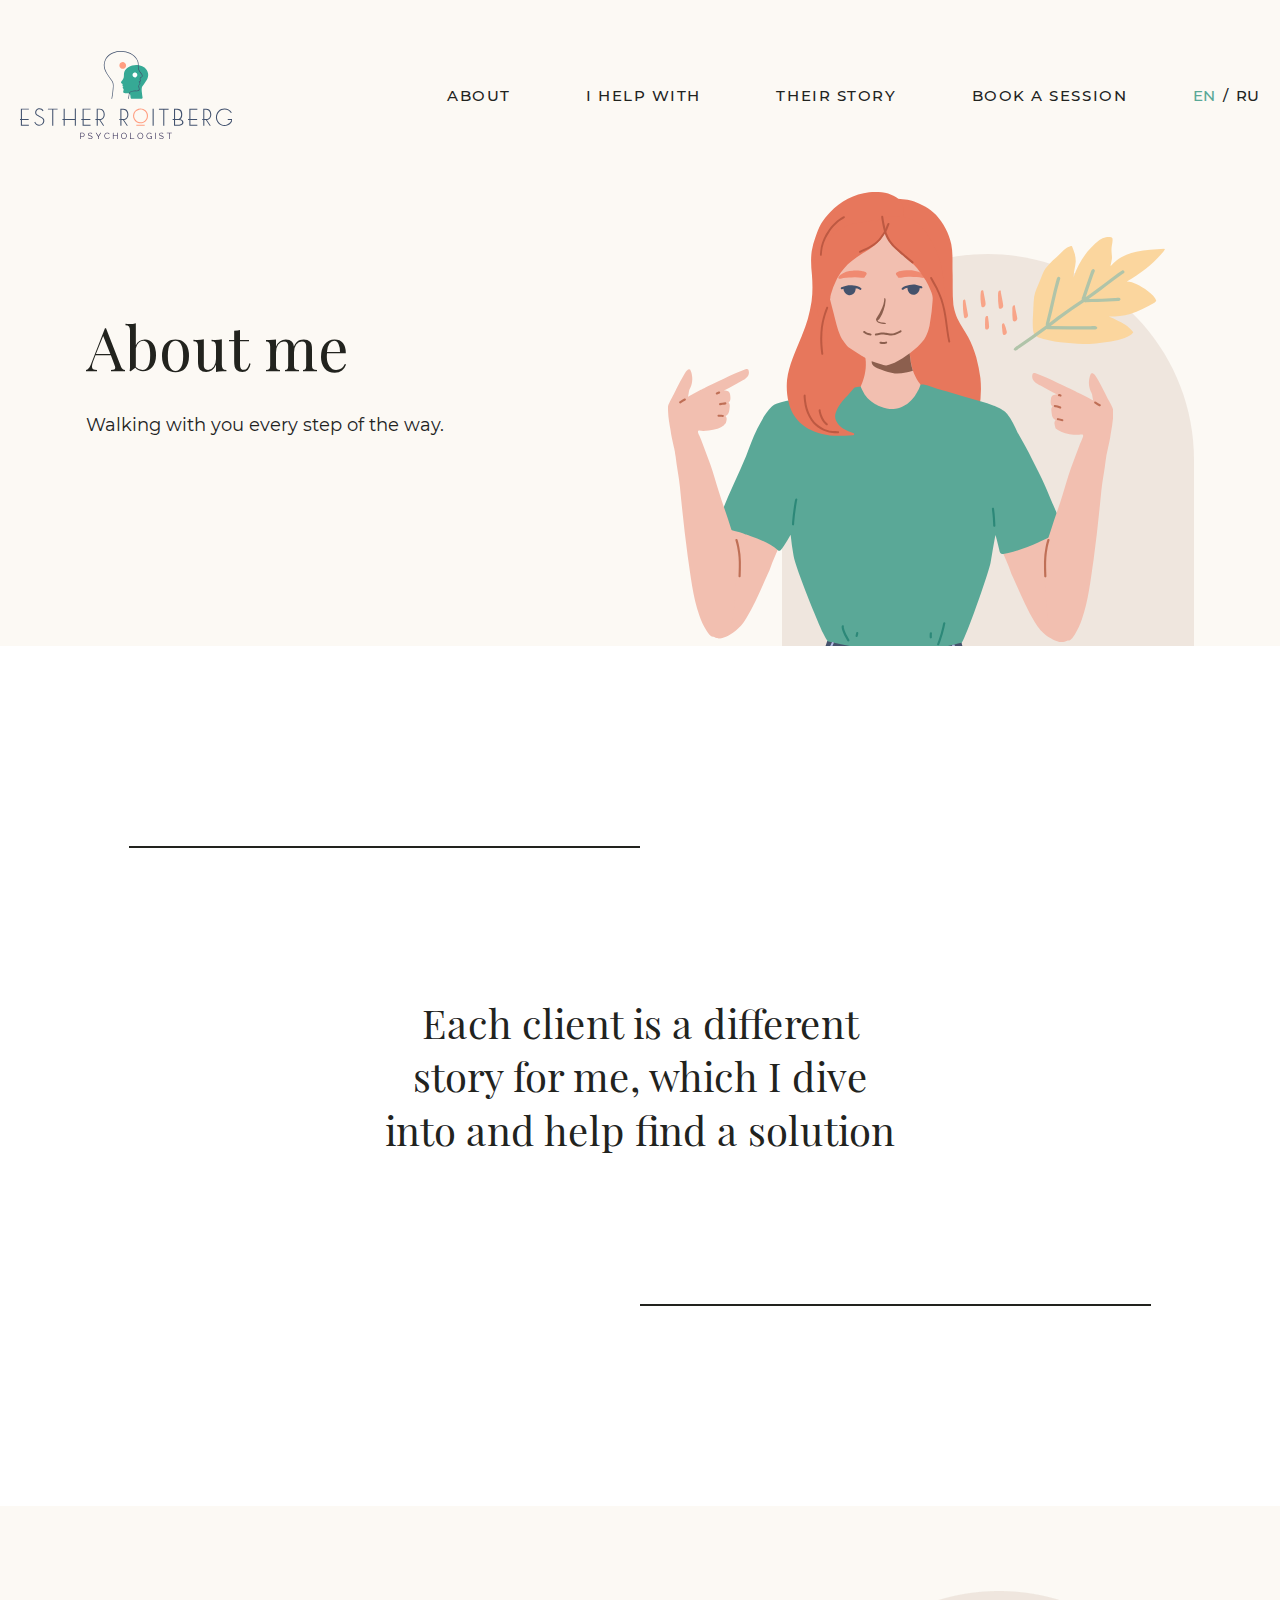
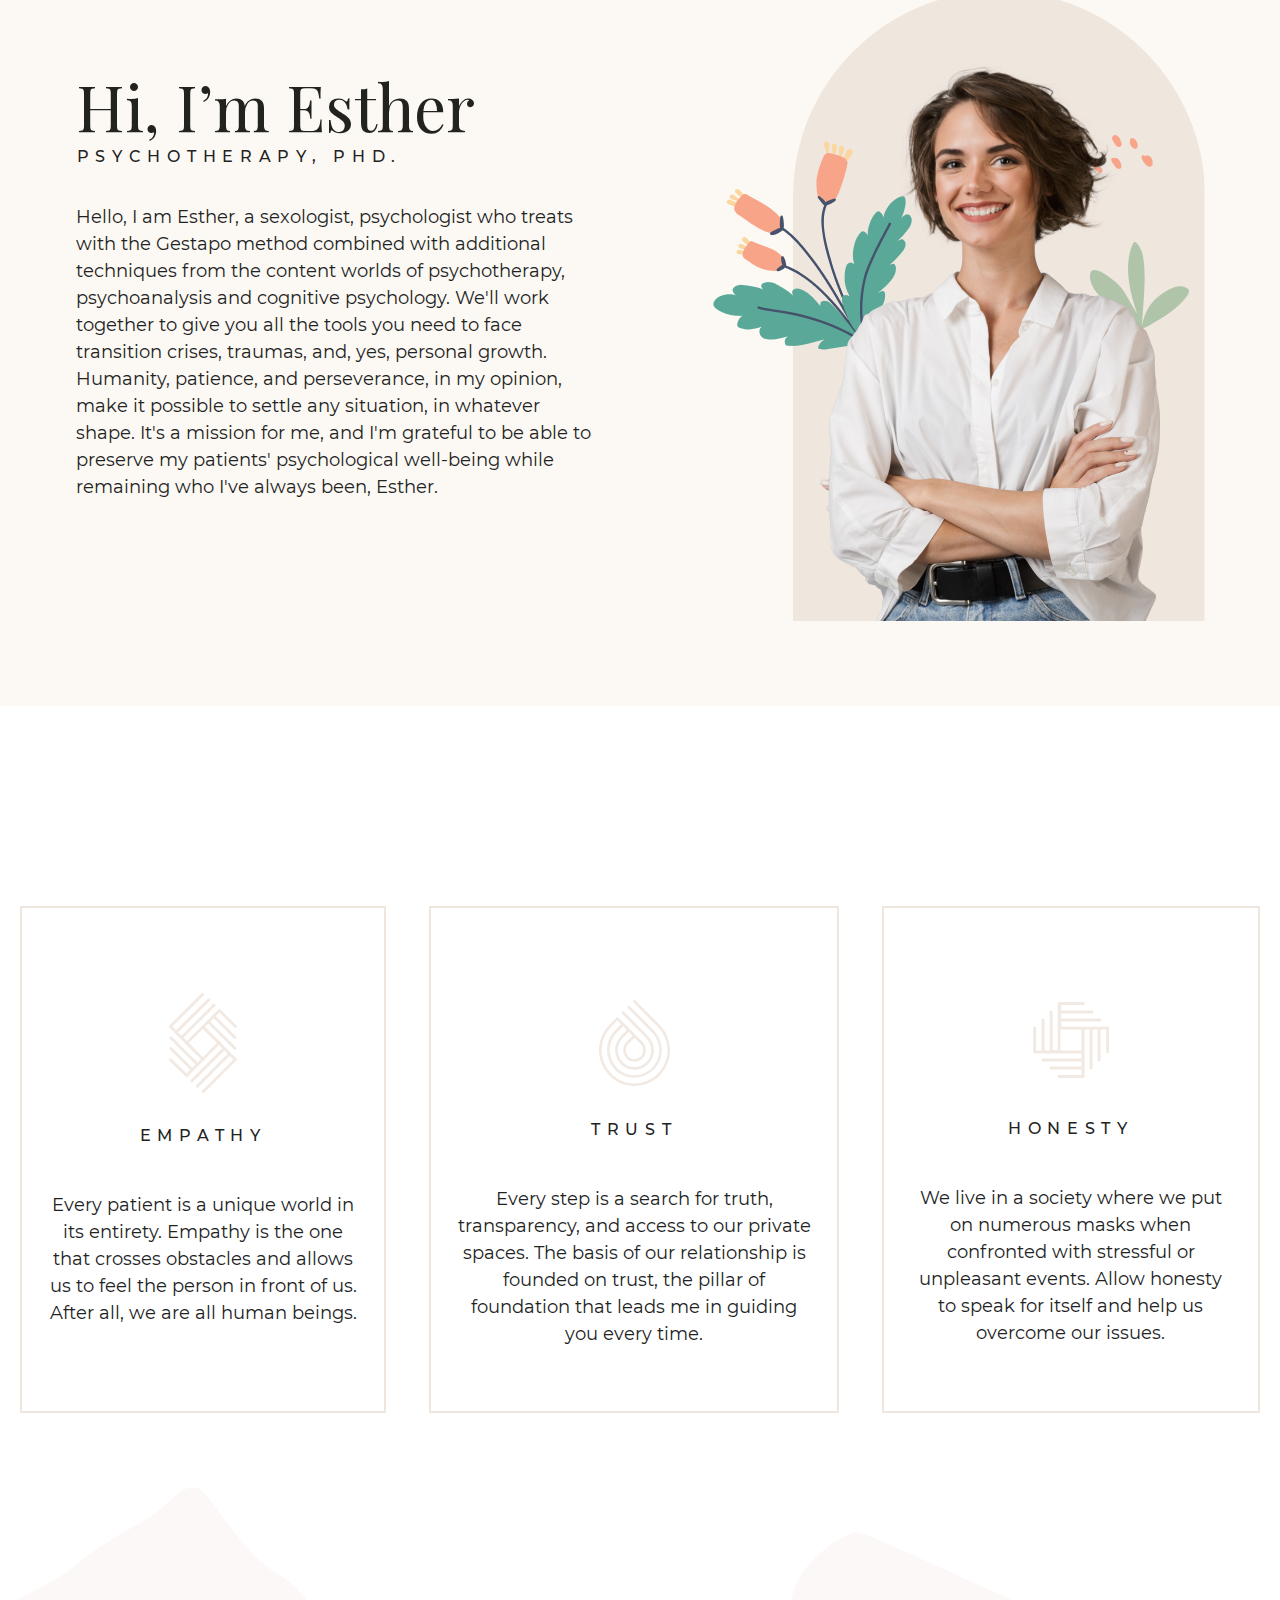
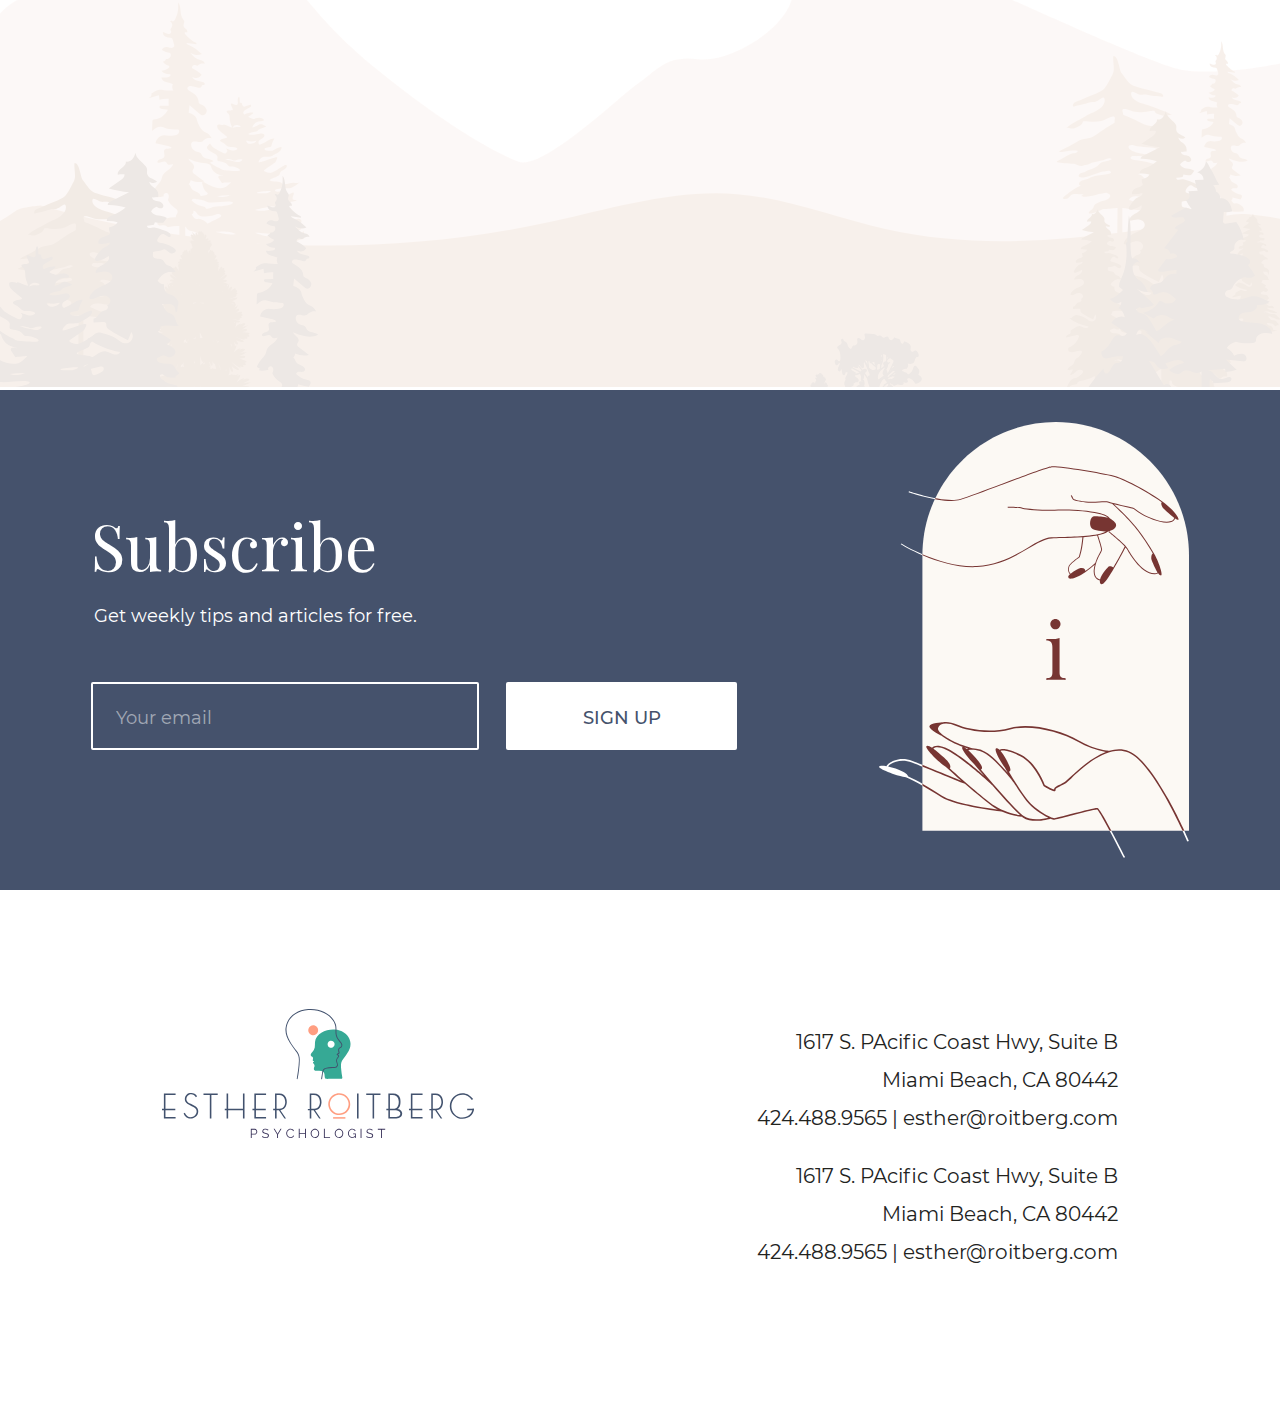
<file: about.html>
<!DOCTYPE html>
<html lang="en">

<head>
  <meta charset="utf-8">
  <meta http-equiv="X-UA-Compatible" content="IE=edge">
  <meta name="viewport" content="width=device-width, initial-scale=1, minimum-scale=1, maximum-scale=1">
  <link rel="icon" href="img/favicon.ico" type="images/x-icon">
  <title>ESTHER</title>
  <link rel="stylesheet" href="css/fonts.css">
  <link rel="stylesheet" href="css/all.css">
  <!--[if lt IE 9]>
      <script src="https://oss.maxcdn.com/html5shiv/3.7.3/html5shiv.min.js"></script>
      <script src="https://oss.maxcdn.com/respond/1.4.2/respond.min.js"></script>
    <![endif]-->
</head>

<body>
  <div class="wrapper">
    <div class="content" id="about">
      <header class="header">
        <div class="container">
          <div class="header-holder">
            <strong class="logo">
              <a href="index.html">logo</a>
            </strong>
            <div class="header-holder-block">
              <div class="trunslucent-string"></div>
              <div class="header-holder-block-wrapper">
                <strong class="logo">
                  <a href="index.html">logo</a>
                </strong>
                <ul class="header-holder-list">
                  <li><a href="about.html">about</a></li>
                  <li><a href="services.html">i help with</a></li>
                  <li><a href="success-stories.html">their story</a></li>
                  <li><a href="book.html">book a session</a></li>
                  <div id="marker1"></div>
                </ul>
                <ul class="language-switcher">
                  <li>
                    <a class="active-language" href="#">en</a>
                  </li>
                  <span>/</span>
                  <li>
                    <a href="ru/index.html">ru</a>
                  </li>
                </ul>
              </div>
            </div>
            <a href="#" class="trigger-menu">
              open main navigation
              <span></span>
              <span></span>
              <span></span>
            </a>
          </div>
        </div>
      </header>
      <main id="main">
        <section class="top-section">
          <div class="container">
            <div class="container-row">
              <div class="container-content">
                <h1>About me</h1>
                <p>Walking with you every step of the way.</p>
              </div>
              <div class="container-image">
                <img src="img/girl-leaf.svg" alt="girl-leaf">
              </div>
            </div>
          </div>
        </section>
        <section class="about-quote-section">
          <div class="container">
            <p>Each client is a different story for me, which I dive into and help find a solution</p>
          </div>
        </section>
        <section class="esther">
          <div class="container">
            <div class="container-row">
              <div class="container-content">
                <h2>Hi, I’m Esther</h2>
                <h3>PSYCHOTHERAPY, pHd.</h3>
                <p>Hello, I am Esther, a sexologist, psychologist who treats with the Gestapo method combined with additional techniques from the content worlds of psychotherapy, psychoanalysis and cognitive psychology. We'll work together to give you all the tools you need to face transition crises, traumas, and, yes, personal growth. Humanity, patience, and perseverance, in my opinion, make it possible to settle any situation, in whatever shape. It's a mission for me, and I'm grateful to be able to preserve my patients' psychological well-being while remaining who I've always been, Esther.</p>
              </div>
              <div class="container-image">
                <img src="img/Esther-bg.png" alt="Esther-bg">
              </div>
            </div>
          </div>
        </section>
        <section class="about-services">
          <div class="container">
            <div class="container-row">
              <div class="about-services-block">
                <div class="about-services-block-image">
                  <svg width="68" height="100" viewBox="0 0 68 100" fill="none" xmlns="http://www.w3.org/2000/svg">
                    <g id="Group 53">
                      <g id="Frame" clip-path="url(#clip0_40_832)">
                        <path id="Vector" d="M66.5205 34.9815C66.1436 34.9664 65.7862 34.81 65.5193 34.5434L49.4367 18.5234C49.1904 18.2481 49.0542 17.8916 49.0542 17.5222C49.0542 17.1527 49.1904 16.7963 49.4367 16.5209C49.5654 16.3846 49.7205 16.2759 49.8927 16.2017C50.0649 16.1274 50.2504 16.0891 50.4379 16.0891C50.6254 16.0891 50.8109 16.1274 50.9831 16.2017C51.1553 16.2759 51.3105 16.3846 51.4392 16.5209L67.4592 32.6035C67.5939 32.7267 67.7015 32.8765 67.7751 33.0435C67.8487 33.2105 67.8867 33.391 67.8867 33.5735C67.8867 33.756 67.8487 33.9365 67.7751 34.1035C67.7015 34.2705 67.5939 34.4203 67.4592 34.5434C67.2115 34.8009 66.8769 34.957 66.5205 34.9815Z" fill="#F1E9E2"/>
                        <path id="Vector_2" d="M17.5225 83.9175C17.155 83.9139 16.8005 83.781 16.5212 83.5421L0.501192 67.6472C0.278958 67.3835 0.163818 67.046 0.178495 66.7014C0.193171 66.3569 0.336639 66.0304 0.580494 65.7865C0.824349 65.5427 1.1508 65.3992 1.49535 65.3845C1.8399 65.3699 2.17744 65.485 2.44115 65.7073L18.7115 81.5396C18.8478 81.6683 18.9565 81.8235 19.0307 81.9956C19.105 82.1678 19.1433 82.3533 19.1433 82.5408C19.1433 82.7283 19.105 82.9138 19.0307 83.086C18.9565 83.2582 18.8478 83.4134 18.7115 83.5421C18.5496 83.6828 18.3605 83.7888 18.156 83.8534C17.9514 83.918 17.7358 83.9398 17.5225 83.9175Z" fill="#F1E9E2"/>
                        <path id="Vector_3" d="M44.9924 89.299C44.8038 89.3021 44.6169 89.2646 44.4441 89.189C44.2713 89.1134 44.1169 89.0015 43.9912 88.8609C43.7493 88.5958 43.6152 88.2499 43.6152 87.891C43.6152 87.5321 43.7493 87.1862 43.9912 86.921L49.3729 81.5393C49.496 81.4046 49.6459 81.297 49.8129 81.2234C49.9798 81.1498 50.1604 81.1118 50.3429 81.1118C50.5253 81.1118 50.7059 81.1498 50.8728 81.2234C51.0398 81.297 51.1897 81.4046 51.3128 81.5393C51.4492 81.668 51.5578 81.8232 51.6321 81.9954C51.7063 82.1675 51.7446 82.3531 51.7446 82.5406C51.7446 82.7281 51.7063 82.9136 51.6321 83.0857C51.5578 83.2579 51.4492 83.4131 51.3128 83.5418L45.9937 88.8609C45.868 89.0015 45.7135 89.1134 45.5407 89.189C45.368 89.2646 45.1809 89.3021 44.9924 89.299Z" fill="#F1E9E2"/>
                        <path id="Vector_4" d="M34.2304 100C33.8812 99.9985 33.5457 99.8643 33.2917 99.6246C33.1553 99.4959 33.0467 99.3407 32.9724 99.1686C32.8982 98.9964 32.8599 98.8109 32.8599 98.6234C32.8599 98.4359 32.8982 98.2504 32.9724 98.0782C33.0467 97.906 33.1553 97.7508 33.2917 97.6221L38.6734 92.303C38.9371 92.0807 39.2746 91.9656 39.6192 91.9803C39.9637 91.9949 40.2902 92.1384 40.5341 92.3822C40.7779 92.6261 40.9214 92.9526 40.9361 93.2971C40.9508 93.6417 40.8356 93.9792 40.6133 94.2429L35.2316 99.6246C34.9585 99.8737 34.6 100.008 34.2304 100Z" fill="#F1E9E2"/>
                        <path id="Vector_5" d="M39.6127 94.6812C39.2563 94.6568 38.9218 94.5006 38.6741 94.2432C38.5394 94.1201 38.4318 93.9702 38.3582 93.8032C38.2846 93.6362 38.2466 93.4557 38.2466 93.2732C38.2466 93.0907 38.2846 92.9102 38.3582 92.7432C38.4318 92.5762 38.5394 92.4264 38.6741 92.3033L43.9932 86.9216C44.1219 86.7852 44.2771 86.6766 44.4493 86.6023C44.6214 86.528 44.8069 86.4897 44.9944 86.4897C45.1819 86.4897 45.3675 86.528 45.5397 86.6023C45.7118 86.6766 45.867 86.7852 45.9957 86.9216C46.2376 87.1867 46.3717 87.5326 46.3717 87.8915C46.3717 88.2504 46.2376 88.5963 45.9957 88.8615L40.614 94.2432C40.3471 94.5098 39.9896 94.6662 39.6127 94.6812Z" fill="#F1E9E2"/>
                        <path id="Vector_6" d="M50.3745 83.9173C50.0049 83.9253 49.6464 83.7909 49.3732 83.5418C49.2369 83.4131 49.1282 83.2579 49.054 83.0857C48.9797 82.9136 48.9414 82.7281 48.9414 82.5406C48.9414 82.3531 48.9797 82.1675 49.054 81.9954C49.1282 81.8232 49.2369 81.668 49.3732 81.5393L65.4558 65.5193C65.7196 65.297 66.057 65.1819 66.4016 65.1966C66.7461 65.2112 67.0726 65.3547 67.3165 65.5985C67.5604 65.8424 67.7038 66.1689 67.7185 66.5134C67.7332 66.858 67.618 67.1955 67.3958 67.4592L51.3132 83.5418C51.0592 83.7815 50.7237 83.9157 50.3745 83.9173Z" fill="#F1E9E2"/>
                        <path id="Vector_7" d="M28.1606 8.13504C27.8114 8.13345 27.4759 7.99923 27.2219 7.75956C27.0872 7.63643 26.9797 7.48658 26.9061 7.31958C26.8325 7.15258 26.7944 6.9721 26.7944 6.7896C26.7944 6.60711 26.8325 6.4266 26.9061 6.25961C26.9797 6.09261 27.0872 5.94276 27.2219 5.81963L32.5411 0.437895C32.6698 0.30153 32.8249 0.192911 32.9971 0.118659C33.1693 0.0444058 33.3548 0.00610352 33.5423 0.00610352C33.7298 0.00610352 33.9154 0.0444058 34.0875 0.118659C34.2597 0.192911 34.4149 0.30153 34.5436 0.437895C34.6783 0.561026 34.7858 0.710876 34.8594 0.877874C34.933 1.04487 34.9711 1.22537 34.9711 1.40787C34.9711 1.59037 34.933 1.77087 34.8594 1.93787C34.7858 2.10487 34.6783 2.2547 34.5436 2.37783L29.1618 7.75956C28.8887 8.00865 28.5302 8.14311 28.1606 8.13504Z" fill="#F1E9E2"/>
                        <path id="Vector_8" d="M17.4594 18.8988C17.0898 18.9069 16.7313 18.7724 16.4582 18.5233C16.3218 18.3947 16.2132 18.2395 16.1389 18.0673C16.0646 17.8951 16.0264 17.7096 16.0264 17.5221C16.0264 17.3346 16.0646 17.1491 16.1389 16.9769C16.2132 16.8047 16.3218 16.6495 16.4582 16.5208L21.8399 11.1391C22.105 10.8973 22.451 10.7632 22.8098 10.7632C23.1687 10.7632 23.5147 10.8973 23.7798 11.1391C23.9162 11.2678 24.0248 11.423 24.0991 11.5952C24.1733 11.7673 24.2116 11.9529 24.2116 12.1404C24.2116 12.3279 24.1733 12.5134 24.0991 12.6855C24.0248 12.8577 23.9162 13.0129 23.7798 13.1416L18.3981 18.5233C18.1441 18.763 17.8086 18.8972 17.4594 18.8988Z" fill="#F1E9E2"/>
                        <path id="Vector_9" d="M22.8403 13.5164C22.4707 13.5245 22.1122 13.3901 21.839 13.141C21.7027 13.0123 21.594 12.8571 21.5198 12.6849C21.4455 12.5128 21.4072 12.3272 21.4072 12.1397C21.4072 11.9522 21.4455 11.7667 21.5198 11.5945C21.594 11.4224 21.7027 11.2672 21.839 11.1385L27.2207 5.81933C27.4845 5.5971 27.8219 5.48193 28.1665 5.49661C28.511 5.51129 28.8375 5.65473 29.0814 5.89859C29.3253 6.14244 29.4687 6.46894 29.4834 6.81349C29.4981 7.15804 29.3829 7.49556 29.1607 7.75926L23.7789 13.141C23.525 13.3807 23.1895 13.5149 22.8403 13.5164Z" fill="#F1E9E2"/>
                        <path id="Vector_10" d="M1.37545 34.9818C1.01904 34.9574 0.684455 34.8012 0.436772 34.5438C0.30207 34.4207 0.194503 34.2708 0.120901 34.1038C0.0472995 33.9368 0.00927734 33.7563 0.00927734 33.5738C0.00927734 33.3913 0.0472995 33.2108 0.120901 33.0438C0.194503 32.8768 0.30207 32.727 0.436772 32.6039L16.4568 16.5213C16.5799 16.3866 16.7297 16.279 16.8967 16.2054C17.0637 16.1318 17.2442 16.0938 17.4267 16.0938C17.6092 16.0938 17.7897 16.1318 17.9567 16.2054C18.1237 16.279 18.2736 16.3866 18.3967 16.5213C18.5331 16.65 18.6417 16.8051 18.716 16.9773C18.7902 17.1495 18.8285 17.335 18.8285 17.5225C18.8285 17.71 18.7902 17.8955 18.716 18.0677C18.6417 18.2399 18.5331 18.3951 18.3967 18.5238L2.37668 34.5438C2.10979 34.8104 1.75237 34.9667 1.37545 34.9818Z" fill="#F1E9E2"/>
                        <path id="Vector_11" d="M60.7011 40.7377C60.5217 40.7402 60.3441 40.7021 60.1816 40.6262C60.019 40.5504 59.8757 40.4387 59.7624 40.2996L43.7424 24.2796C43.5507 24.0025 43.4623 23.6669 43.4927 23.3313C43.523 22.9957 43.6701 22.6813 43.9084 22.4431C44.1466 22.2048 44.461 22.0577 44.7966 22.0273C45.1322 21.997 45.4678 22.0854 45.7449 22.2771L61.7649 38.3597C61.8996 38.4828 62.0072 38.6327 62.0808 38.7997C62.1544 38.9667 62.1924 39.1472 62.1924 39.3297C62.1924 39.5122 62.1544 39.6927 62.0808 39.8597C62.0072 40.0267 61.8996 40.1765 61.7649 40.2996C61.6356 40.4524 61.4714 40.5719 61.2863 40.6481C61.1012 40.7244 60.9005 40.7551 60.7011 40.7377Z" fill="#F1E9E2"/>
                        <path id="Vector_12" d="M66.0814 46.057C65.7322 46.0554 65.3966 45.9212 65.1427 45.6815L59.761 40.2998C59.5387 40.0361 59.4236 39.6986 59.4383 39.354C59.4529 39.0095 59.5964 38.683 59.8402 38.4391C60.0841 38.1953 60.4106 38.0518 60.7551 38.0371C61.0997 38.0225 61.4372 38.1376 61.7009 38.3599L67.0826 43.7416C67.2174 43.8647 67.3249 44.0145 67.3985 44.1815C67.4721 44.3485 67.5101 44.529 67.5101 44.7115C67.5101 44.894 67.4721 45.0745 67.3985 45.2415C67.3249 45.4085 67.2174 45.5584 67.0826 45.6815C66.8095 45.9306 66.451 46.065 66.0814 46.057Z" fill="#F1E9E2"/>
                        <path id="Vector_13" d="M60.7005 51.4393C60.3513 51.4377 60.0158 51.3035 59.7618 51.0638L54.3801 45.6821C54.1579 45.4184 54.0427 45.0809 54.0574 44.7363C54.0721 44.3918 54.2155 44.0653 54.4594 43.8214C54.7032 43.5776 55.0297 43.4341 55.3743 43.4195C55.7188 43.4048 56.0563 43.5199 56.3201 43.7422L61.7018 49.0613C61.8382 49.19 61.9468 49.3452 62.021 49.5174C62.0953 49.6896 62.1336 49.8751 62.1336 50.0626C62.1336 50.2501 62.0953 50.4356 62.021 50.6078C61.9468 50.78 61.8382 50.9351 61.7018 51.0638C61.4286 51.3129 61.0701 51.4474 60.7005 51.4393Z" fill="#F1E9E2"/>
                        <path id="Vector_14" d="M66.0823 56.8217C65.9029 56.8242 65.7253 56.7861 65.5627 56.7102C65.4002 56.6344 65.2569 56.5227 65.1436 56.3836L59.7619 51.0645C59.6255 50.9358 59.5169 50.7806 59.4426 50.6084C59.3684 50.4363 59.3301 50.2507 59.3301 50.0632C59.3301 49.8757 59.3684 49.6902 59.4426 49.518C59.5169 49.3459 59.6255 49.1907 59.7619 49.062C60.027 48.8201 60.3729 48.686 60.7318 48.686C61.0907 48.686 61.4367 48.8201 61.7018 49.062L67.0836 54.4437C67.2183 54.5668 67.3258 54.7167 67.3994 54.8837C67.473 55.0507 67.5111 55.2312 67.5111 55.4137C67.5111 55.5962 67.473 55.7767 67.3994 55.9437C67.3258 56.1107 67.2183 56.2605 67.0836 56.3836C66.9607 56.5276 66.8067 56.6418 66.6332 56.7177C66.4598 56.7936 66.2714 56.8291 66.0823 56.8217Z" fill="#F1E9E2"/>
                        <path id="Vector_15" d="M55.3809 46.0572C55.0113 46.0652 54.6528 45.9308 54.3796 45.6817L38.3596 29.5991C38.1374 29.3354 38.0222 28.9979 38.0369 28.6533C38.0516 28.3088 38.195 27.9823 38.4389 27.7384C38.6827 27.4946 39.0092 27.3511 39.3538 27.3365C39.6983 27.3218 40.0358 27.4369 40.2995 27.6592L56.257 43.7418C56.3917 43.8649 56.4993 44.0147 56.5729 44.1817C56.6465 44.3487 56.6845 44.5292 56.6845 44.7117C56.6845 44.8942 56.6465 45.0747 56.5729 45.2417C56.4993 45.4087 56.3917 45.5586 56.257 45.6817C56.019 45.9072 55.7083 46.0403 55.3809 46.0572Z" fill="#F1E9E2"/>
                        <path id="Vector_16" d="M66.3951 67.6477C66.0387 67.6232 65.7041 67.4671 65.4565 67.2096H65.081C64.8392 66.9445 64.7051 66.5986 64.7051 66.2397C64.7051 65.8808 64.8392 65.5349 65.081 65.2697C65.2097 65.1333 65.3649 65.0247 65.5371 64.9504C65.7092 64.8762 65.8947 64.8379 66.0822 64.8379C66.2697 64.8379 66.4552 64.8762 66.6274 64.9504C66.7996 65.0247 66.9548 65.1333 67.0835 65.2697C67.2182 65.3928 67.3258 65.5427 67.3994 65.7097C67.473 65.8767 67.511 66.0572 67.511 66.2397C67.511 66.4222 67.473 66.6027 67.3994 66.7697C67.3258 66.9367 67.2182 67.0865 67.0835 67.2096C66.8989 67.4164 66.6606 67.568 66.3951 67.6477Z" fill="#F1E9E2"/>
                        <path id="Vector_17" d="M66.0814 67.6476C65.7095 67.6121 65.3587 67.4586 65.0801 67.2096L59.761 61.8279C59.5387 61.5642 59.4236 61.2266 59.4383 60.8821C59.4529 60.5375 59.5964 60.2111 59.8402 59.9672C60.0841 59.7234 60.4106 59.5799 60.7551 59.5652C61.0997 59.5505 61.4372 59.6657 61.7009 59.8879L67.0826 65.2697C67.2174 65.3928 67.3249 65.5426 67.3985 65.7096C67.4721 65.8766 67.5101 66.0571 67.5101 66.2396C67.5101 66.4221 67.4721 66.6026 67.3985 66.7696C67.3249 66.9366 67.2174 67.0865 67.0826 67.2096C66.8158 67.4762 66.4583 67.6326 66.0814 67.6476Z" fill="#F1E9E2"/>
                        <path id="Vector_18" d="M50 51.4395C49.6304 51.4476 49.2719 51.3131 48.9987 51.064L32.9787 34.9814C32.7565 34.7177 32.6414 34.3802 32.656 34.0357C32.6707 33.6911 32.8141 33.3646 33.058 33.1208C33.3018 32.8769 33.6283 32.7335 33.9729 32.7188C34.3174 32.7041 34.6549 32.8193 34.9186 33.0415L51.0013 48.8738C51.2476 49.1492 51.3837 49.5056 51.3837 49.8751C51.3837 50.2445 51.2476 50.601 51.0013 50.8763C50.7436 51.1752 50.3893 51.3745 50 51.4395Z" fill="#F1E9E2"/>
                        <path id="Vector_19" d="M55.3832 56.8206C55.0136 56.8287 54.655 56.6942 54.3819 56.4451L49.0002 51.0634C48.8638 50.9347 48.7552 50.7795 48.6809 50.6073C48.6067 50.4352 48.5684 50.2496 48.5684 50.0621C48.5684 49.8746 48.6067 49.6891 48.6809 49.517C48.7552 49.3448 48.8638 49.1896 49.0002 49.0609C49.2755 48.8146 49.632 48.6785 50.0014 48.6785C50.3709 48.6785 50.7273 48.8146 51.0027 49.0609L56.3218 54.4426C56.4582 54.5713 56.5668 54.7265 56.6411 54.8987C56.7153 55.0709 56.7536 55.2564 56.7536 55.4439C56.7536 55.6314 56.7153 55.8169 56.6411 55.9891C56.5668 56.1613 56.4582 56.3164 56.3218 56.4451C56.0679 56.6848 55.7323 56.819 55.3832 56.8206Z" fill="#F1E9E2"/>
                        <path id="Vector_20" d="M60.7014 62.2021C60.522 62.2046 60.3444 62.1665 60.1819 62.0907C60.0193 62.0148 59.876 61.9032 59.7627 61.7641L54.381 56.4449C54.2446 56.3162 54.136 56.161 54.0617 55.9888C53.9875 55.8167 53.9492 55.6311 53.9492 55.4436C53.9492 55.2561 53.9875 55.0706 54.0617 54.8985C54.136 54.7263 54.2446 54.5711 54.381 54.4424C54.5041 54.3077 54.654 54.2001 54.821 54.1265C54.988 54.0529 55.1685 54.0149 55.351 54.0149C55.5335 54.0149 55.714 54.0529 55.881 54.1265C56.048 54.2001 56.1978 54.3077 56.321 54.4424L61.7027 59.8241C61.8374 59.9473 61.945 60.0971 62.0186 60.2641C62.0922 60.4311 62.1302 60.6116 62.1302 60.7941C62.1302 60.9766 62.0922 61.1571 62.0186 61.3241C61.945 61.4911 61.8374 61.6409 61.7027 61.7641C61.5798 61.908 61.4258 62.0223 61.2524 62.0981C61.0789 62.174 60.8906 62.2096 60.7014 62.2021Z" fill="#F1E9E2"/>
                        <path id="Vector_21" d="M7.19781 40.739C7.00866 40.7465 6.82023 40.7109 6.64681 40.6351C6.47338 40.5592 6.31944 40.445 6.19654 40.301C6.06184 40.1779 5.95427 40.028 5.88067 39.861C5.80707 39.694 5.76904 39.5135 5.76904 39.331C5.76904 39.1485 5.80707 38.968 5.88067 38.801C5.95427 38.634 6.06184 38.4842 6.19654 38.3611L22.2165 22.2784C22.3365 22.105 22.4931 21.9601 22.6753 21.8539C22.8574 21.7477 23.0607 21.6828 23.2707 21.6638C23.4807 21.6448 23.6924 21.6722 23.8906 21.7441C24.0889 21.8159 24.2689 21.9304 24.418 22.0795C24.5671 22.2286 24.6816 22.4087 24.7534 22.6069C24.8253 22.8052 24.8527 23.0168 24.8337 23.2268C24.8147 23.4368 24.7498 23.6401 24.6436 23.8222C24.5374 24.0044 24.3925 24.161 24.219 24.281L8.13645 40.301C8.02317 40.4401 7.87991 40.5517 7.71736 40.6276C7.5548 40.7035 7.37718 40.7416 7.19781 40.739Z" fill="#F1E9E2"/>
                        <path id="Vector_22" d="M33.9174 13.955C33.7381 13.9575 33.5605 13.9194 33.3979 13.8436C33.2353 13.7677 33.092 13.656 32.9788 13.5169C32.8441 13.3938 32.7365 13.244 32.6629 13.077C32.5893 12.91 32.5513 12.7295 32.5513 12.547C32.5513 12.3645 32.5893 12.184 32.6629 12.017C32.7365 11.85 32.8441 11.7002 32.9788 11.577L38.3605 6.19531C38.6242 5.97307 38.9617 5.85791 39.3062 5.87259C39.6508 5.88726 39.9773 6.03071 40.2212 6.27456C40.465 6.51842 40.6085 6.84492 40.6232 7.18947C40.6378 7.53402 40.5226 7.87153 40.3004 8.13524L34.9187 13.5169C34.7958 13.6609 34.6418 13.7752 34.4684 13.851C34.295 13.9269 34.1066 13.9625 33.9174 13.955Z" fill="#F1E9E2"/>
                        <path id="Vector_23" d="M23.2175 24.6557C22.937 24.6674 22.6597 24.5931 22.4226 24.4427C22.1855 24.2924 22 24.0731 21.8911 23.8144C21.7821 23.5556 21.7549 23.2698 21.813 22.9951C21.8712 22.7204 22.0118 22.4701 22.2163 22.2777L27.598 16.896C27.8632 16.6541 28.2091 16.52 28.568 16.52C28.9268 16.52 29.2728 16.6541 29.538 16.896C29.6743 17.0246 29.7829 17.1798 29.8572 17.352C29.9314 17.5242 29.9698 17.7097 29.9698 17.8972C29.9698 18.0847 29.9314 18.2702 29.8572 18.4424C29.7829 18.6146 29.6743 18.7698 29.538 18.8985L24.2188 24.2802C23.9395 24.5191 23.585 24.652 23.2175 24.6557Z" fill="#F1E9E2"/>
                        <path id="Vector_24" d="M28.5971 19.2748C28.2275 19.2828 27.869 19.1484 27.5959 18.8993C27.4595 18.7706 27.3508 18.6154 27.2766 18.4432C27.2023 18.2711 27.1641 18.0855 27.1641 17.898C27.1641 17.7105 27.2023 17.525 27.2766 17.3529C27.3508 17.1807 27.4595 17.0255 27.5959 16.8968L32.9776 11.5777C33.2413 11.3554 33.5788 11.2402 33.9234 11.2549C34.2679 11.2696 34.5944 11.4131 34.8382 11.6569C35.0821 11.9008 35.2256 12.2273 35.2402 12.5718C35.2549 12.9164 35.1397 13.2539 34.9175 13.5176L29.5358 18.8993C29.2819 19.139 28.9463 19.2732 28.5971 19.2748Z" fill="#F1E9E2"/>
                        <path id="Vector_25" d="M39.2979 8.57382C39.1185 8.57635 38.9409 8.53825 38.7783 8.46239C38.6158 8.38653 38.4725 8.27487 38.3592 8.13577C38.1031 7.87788 37.9595 7.5292 37.9595 7.1658C37.9595 6.80239 38.1031 6.45373 38.3592 6.19584L38.7972 5.82036C39.0551 5.56433 39.4038 5.42065 39.7672 5.42065C40.1306 5.42065 40.4792 5.56433 40.7371 5.82036C40.8735 5.94905 40.9821 6.10426 41.0564 6.27643C41.1306 6.4486 41.169 6.63411 41.169 6.82161C41.169 7.00911 41.1306 7.19465 41.0564 7.36682C40.9821 7.53899 40.8735 7.69417 40.7371 7.82286L40.3617 8.19834C40.2261 8.33984 40.0592 8.44752 39.8745 8.51273C39.6897 8.57795 39.4922 8.59888 39.2979 8.57382Z" fill="#F1E9E2"/>
                        <path id="Vector_26" d="M44.6809 13.9545C44.304 13.9394 43.9465 13.783 43.6796 13.5165C43.4378 13.2513 43.3037 12.9054 43.3037 12.5465C43.3037 12.1876 43.4378 11.8417 43.6796 11.5765L44.1177 11.1385C44.3756 10.8825 44.7242 10.7388 45.0876 10.7388C45.451 10.7388 45.7998 10.8825 46.0576 11.1385C46.1923 11.2616 46.2999 11.4115 46.3735 11.5785C46.4471 11.7455 46.4851 11.926 46.4851 12.1085C46.4851 12.291 46.4471 12.4715 46.3735 12.6385C46.2999 12.8055 46.1923 12.9553 46.0576 13.0784L45.6821 13.4539C45.4181 13.7339 45.0634 13.9113 44.6809 13.9545Z" fill="#F1E9E2"/>
                        <path id="Vector_27" d="M28.5992 30.1003C28.41 30.1077 28.2216 30.0722 28.0482 29.9963C27.8748 29.9205 27.7208 29.8062 27.5979 29.6622C27.4632 29.5391 27.3556 29.3893 27.282 29.2223C27.2084 29.0553 27.1704 28.8748 27.1704 28.6923C27.1704 28.5098 27.2084 28.3293 27.282 28.1623C27.3556 27.9953 27.4632 27.8454 27.5979 27.7223L32.9796 22.3406C33.1028 22.2059 33.2526 22.0983 33.4196 22.0247C33.5866 21.9511 33.7671 21.9131 33.9496 21.9131C34.1321 21.9131 34.3126 21.9511 34.4796 22.0247C34.6466 22.0983 34.7964 22.2059 34.9195 22.3406C35.0559 22.4693 35.1646 22.6245 35.2388 22.7966C35.3131 22.9688 35.3514 23.1543 35.3514 23.3418C35.3514 23.5293 35.3131 23.7149 35.2388 23.887C35.1646 24.0592 35.0559 24.2144 34.9195 24.3431L29.5379 29.6622C29.4246 29.8013 29.2813 29.913 29.1187 29.9889C28.9562 30.0647 28.7786 30.1028 28.5992 30.1003Z" fill="#F1E9E2"/>
                        <path id="Vector_28" d="M39.2992 19.274C38.95 19.2724 38.6145 19.1382 38.3605 18.8986C38.2241 18.7699 38.1155 18.6147 38.0412 18.4425C37.967 18.2703 37.9287 18.0848 37.9287 17.8973C37.9287 17.7098 37.967 17.5243 38.0412 17.3521C38.1155 17.1799 38.2241 17.0247 38.3605 16.8961L43.7422 11.3266C43.8709 11.1902 44.0261 11.0816 44.1983 11.0073C44.3705 10.9331 44.556 10.8948 44.7435 10.8948C44.931 10.8948 45.1165 10.9331 45.2887 11.0073C45.4609 11.0816 45.616 11.1902 45.7447 11.3266C45.9866 11.5917 46.1207 11.9377 46.1207 12.2965C46.1207 12.6554 45.9866 13.0014 45.7447 13.2665L40.363 18.6482C40.2432 18.8249 40.0856 18.9727 39.9016 19.081C39.7176 19.1892 39.5118 19.2551 39.2992 19.274Z" fill="#F1E9E2"/>
                        <path id="Vector_29" d="M33.9183 24.6557C33.5691 24.6541 33.2336 24.5199 32.9796 24.2802C32.8433 24.1515 32.7346 23.9963 32.6604 23.8241C32.5861 23.652 32.5479 23.4664 32.5479 23.2789C32.5479 23.0914 32.5861 22.9059 32.6604 22.7337C32.7346 22.5616 32.8433 22.4064 32.9796 22.2777L38.3614 16.896C38.6265 16.6541 38.9724 16.52 39.3313 16.52C39.6902 16.52 40.0361 16.6541 40.3013 16.896C40.4376 17.0246 40.5463 17.1798 40.6205 17.352C40.6948 17.5242 40.7331 17.7097 40.7331 17.8972C40.7331 18.0847 40.6948 18.2702 40.6205 18.4424C40.5463 18.6146 40.4376 18.7698 40.3013 18.8985L34.9196 24.2802C34.6464 24.5293 34.2879 24.6637 33.9183 24.6557Z" fill="#F1E9E2"/>
                        <path id="Vector_30" d="M12.4516 46.0572C12.1024 46.0556 11.7669 45.9214 11.5129 45.6817C11.3782 45.5586 11.2707 45.4087 11.1971 45.2417C11.1235 45.0747 11.0854 44.8942 11.0854 44.7117C11.0854 44.5292 11.1235 44.3487 11.1971 44.1817C11.2707 44.0147 11.3782 43.8649 11.5129 43.7418L27.533 27.6592C27.7967 27.4369 28.1342 27.3218 28.4788 27.3365C28.8233 27.3511 29.1498 27.4946 29.3937 27.7384C29.6375 27.9823 29.7809 28.3088 29.7956 28.6533C29.8103 28.9979 29.6951 29.3354 29.4729 29.5991L13.4529 45.6817C13.1798 45.9308 12.8212 46.0652 12.4516 46.0572Z" fill="#F1E9E2"/>
                        <path id="Vector_31" d="M39.2983 30.1007C39.1189 30.1032 38.9413 30.0651 38.7788 29.9892C38.6162 29.9134 38.4729 29.8017 38.3596 29.6626C38.2249 29.5395 38.1174 29.3896 38.0438 29.2226C37.9702 29.0556 37.9321 28.8752 37.9321 28.6927C37.9321 28.5102 37.9702 28.3297 38.0438 28.1627C38.1174 27.9957 38.2249 27.8458 38.3596 27.7227L43.6788 22.3409C43.7987 22.1675 43.9553 22.0226 44.1375 21.9164C44.3196 21.8102 44.5229 21.7453 44.7329 21.7263C44.9429 21.7073 45.1545 21.7347 45.3528 21.8066C45.551 21.8784 45.7311 21.9929 45.8802 22.142C46.0293 22.2911 46.1438 22.4712 46.2157 22.6694C46.2875 22.8677 46.3149 23.0793 46.2959 23.2893C46.2769 23.4993 46.2121 23.7026 46.1059 23.8848C45.9996 24.0669 45.8547 24.2235 45.6813 24.3435L40.2995 29.6626C40.1766 29.8066 40.0227 29.9208 39.8493 29.9967C39.6758 30.0726 39.4875 30.1081 39.2983 30.1007Z" fill="#F1E9E2"/>
                        <path id="Vector_32" d="M33.9174 35.4189C33.7381 35.4214 33.5605 35.3833 33.3979 35.3075C33.2353 35.2316 33.092 35.1199 32.9788 34.9808C32.8441 34.8577 32.7365 34.7079 32.6629 34.5409C32.5893 34.3739 32.5513 34.1934 32.5513 34.0109C32.5513 33.8284 32.5893 33.6479 32.6629 33.4809C32.7365 33.3139 32.8441 33.164 32.9788 33.0409L38.3605 27.6592C38.6242 27.4369 38.9617 27.3218 39.3062 27.3365C39.6508 27.3511 39.9773 27.4946 40.2212 27.7384C40.465 27.9823 40.6085 28.3088 40.6232 28.6533C40.6378 28.9979 40.5226 29.3354 40.3004 29.5991L34.9187 34.9808C34.7958 35.1248 34.6418 35.239 34.4684 35.3149C34.295 35.3908 34.1066 35.4263 33.9174 35.4189Z" fill="#F1E9E2"/>
                        <path id="Vector_33" d="M44.68 24.6559C44.3994 24.6677 44.1221 24.5934 43.885 24.443C43.6479 24.2927 43.4624 24.0734 43.3535 23.8147C43.2445 23.5559 43.2173 23.27 43.2754 22.9954C43.3336 22.7207 43.4742 22.4704 43.6787 22.278L49.0604 16.8962C49.3375 16.7045 49.6731 16.6161 50.0087 16.6465C50.3443 16.6768 50.6587 16.8239 50.897 17.0622C51.1352 17.3005 51.2824 17.6148 51.3127 17.9504C51.343 18.286 51.2546 18.6216 51.0629 18.8987L45.6812 24.2805C45.4019 24.5193 45.0474 24.6523 44.68 24.6559Z" fill="#F1E9E2"/>
                        <path id="Vector_34" d="M17.8977 51.4395C17.6172 51.4513 17.3398 51.377 17.1027 51.2266C16.8657 51.0762 16.6802 50.857 16.5713 50.5983C16.4623 50.3395 16.4351 50.0536 16.4932 49.779C16.5513 49.5043 16.692 49.254 16.8964 49.0615L32.9791 33.0415C33.2428 32.8193 33.5803 32.7041 33.9248 32.7188C34.2694 32.7335 34.5959 32.8769 34.8397 33.1208C35.0836 33.3646 35.227 33.6911 35.2417 34.0357C35.2564 34.3802 35.1412 34.7177 34.919 34.9814L18.7112 51.064C18.4825 51.2658 18.1997 51.3964 17.8977 51.4395Z" fill="#F1E9E2"/>
                        <path id="Vector_35" d="M44.68 78.2232C44.3994 78.2349 44.1221 78.1607 43.885 78.0103C43.6479 77.8599 43.4624 77.6407 43.3535 77.3819C43.2445 77.1232 43.2173 76.8373 43.2754 76.5626C43.3336 76.288 43.4742 76.0377 43.6787 75.8452L59.7613 59.8252C60.025 59.603 60.3625 59.4878 60.7071 59.5025C61.0516 59.5171 61.3781 59.6606 61.622 59.9044C61.8658 60.1483 62.0093 60.4748 62.0239 60.8194C62.0386 61.1639 61.9235 61.5014 61.7012 61.7651L45.6812 77.8477C45.4019 78.0866 45.0474 78.2195 44.68 78.2232Z" fill="#F1E9E2"/>
                        <path id="Vector_36" d="M28.5992 94.3686C28.2223 94.3535 27.8648 94.1971 27.5979 93.9305C27.4632 93.8074 27.3556 93.6576 27.282 93.4906C27.2084 93.3236 27.1704 93.1431 27.1704 92.9606C27.1704 92.7781 27.2084 92.5976 27.282 92.4306C27.3556 92.2636 27.4632 92.1137 27.5979 91.9906L32.9796 86.6089C33.2433 86.3866 33.5809 86.2715 33.9254 86.2862C34.27 86.3008 34.5964 86.4443 34.8403 86.6881C35.0841 86.932 35.2276 87.2585 35.2423 87.603C35.257 87.9476 35.1418 88.2851 34.9195 88.5488L29.5379 93.9305C29.2902 94.188 28.9556 94.3441 28.5992 94.3686Z" fill="#F1E9E2"/>
                        <path id="Vector_37" d="M39.2992 83.6038C38.95 83.6022 38.6145 83.468 38.3605 83.2284C38.2241 83.0997 38.1155 82.9445 38.0412 82.7723C37.967 82.6001 37.9287 82.4146 37.9287 82.2271C37.9287 82.0396 37.967 81.8541 38.0412 81.6819C38.1155 81.5097 38.2241 81.3545 38.3605 81.2258L43.6796 75.8441C43.7996 75.6707 43.9562 75.5258 44.1384 75.4196C44.3205 75.3133 44.5238 75.2484 44.7338 75.2295C44.9438 75.2105 45.1554 75.2379 45.3537 75.3098C45.5519 75.3816 45.732 75.4961 45.8811 75.6452C46.0302 75.7943 46.1447 75.9743 46.2165 76.1726C46.2884 76.3708 46.3158 76.5825 46.2968 76.7925C46.2778 77.0025 46.2129 77.2058 46.1067 77.3879C46.0005 77.5701 45.8556 77.7267 45.6821 77.8466L40.3004 83.2284C40.0273 83.4775 39.6688 83.6119 39.2992 83.6038Z" fill="#F1E9E2"/>
                        <path id="Vector_38" d="M33.9174 88.9858C33.7381 88.9883 33.5605 88.9502 33.3979 88.8744C33.2353 88.7985 33.092 88.6868 32.9788 88.5477C32.8441 88.4246 32.7365 88.2748 32.6629 88.1078C32.5893 87.9408 32.5513 87.7603 32.5513 87.5778C32.5513 87.3953 32.5893 87.2148 32.6629 87.0478C32.7365 86.8808 32.8441 86.7309 32.9788 86.6078L38.3605 81.2261C38.4836 81.0914 38.6335 80.9838 38.8004 80.9102C38.9674 80.8366 39.148 80.7986 39.3304 80.7986C39.5129 80.7986 39.6934 80.8366 39.8604 80.9102C40.0274 80.9838 40.1773 81.0914 40.3004 81.2261C40.4368 81.3548 40.5454 81.51 40.6197 81.6821C40.6939 81.8543 40.7322 82.0399 40.7322 82.2274C40.7322 82.4149 40.6939 82.6004 40.6197 82.7725C40.5454 82.9447 40.4368 83.0999 40.3004 83.2286L34.9187 88.5477C34.7958 88.6917 34.6418 88.806 34.4684 88.8818C34.295 88.9577 34.1066 88.9932 33.9174 88.9858Z" fill="#F1E9E2"/>
                        <path id="Vector_39" d="M28.2842 94.6804C27.9073 94.6653 27.5499 94.5089 27.283 94.2423C27.1483 94.1192 27.0406 93.9693 26.967 93.8023C26.8934 93.6354 26.8555 93.4549 26.8555 93.2724C26.8555 93.0899 26.8934 92.9094 26.967 92.7424C27.0406 92.5754 27.1483 92.4255 27.283 92.3024C27.4117 92.166 27.5668 92.0574 27.739 91.9831C27.9112 91.9089 28.0967 91.8706 28.2842 91.8706C28.4717 91.8706 28.6572 91.9089 28.8294 91.9831C29.0016 92.0574 29.1568 92.166 29.2855 92.3024C29.5415 92.5603 29.6852 92.909 29.6852 93.2724C29.6852 93.6358 29.5415 93.9844 29.2855 94.2423C29.0223 94.5143 28.6626 94.6717 28.2842 94.6804Z" fill="#F1E9E2"/>
                        <path id="Vector_40" d="M22.9033 89.2994C22.5264 89.2843 22.169 89.1279 21.9021 88.8614C21.7674 88.7382 21.6598 88.5884 21.5862 88.4214C21.5126 88.2544 21.4746 88.0739 21.4746 87.8914C21.4746 87.7089 21.5126 87.5284 21.5862 87.3614C21.6598 87.1944 21.7674 87.0446 21.9021 86.9215C22.16 86.6654 22.5087 86.5217 22.8721 86.5217C23.2355 86.5217 23.5841 86.6654 23.842 86.9215C24.102 87.1899 24.2474 87.549 24.2474 87.9227C24.2474 88.2964 24.102 88.6555 23.842 88.924H23.5291C23.3624 89.1085 23.1446 89.2392 22.9033 89.2994Z" fill="#F1E9E2"/>
                        <path id="Vector_41" d="M39.2983 72.903C38.9419 72.8785 38.6073 72.7224 38.3596 72.4649C38.2249 72.3418 38.1174 72.1919 38.0438 72.025C37.9702 71.858 37.9321 71.6775 37.9321 71.495C37.9321 71.3125 37.9702 71.132 38.0438 70.965C38.1174 70.798 38.2249 70.6481 38.3596 70.525L54.3796 54.4424C54.5028 54.3077 54.6526 54.2001 54.8196 54.1265C54.9866 54.0529 55.1671 54.0149 55.3496 54.0149C55.5321 54.0149 55.7126 54.0529 55.8796 54.1265C56.0466 54.2001 56.1965 54.3077 56.3196 54.4424C56.456 54.5711 56.5646 54.7263 56.6389 54.8985C56.7131 55.0706 56.7514 55.2561 56.7514 55.4436C56.7514 55.6311 56.7131 55.8167 56.6389 55.9888C56.5646 56.161 56.456 56.3162 56.3196 56.4449L40.2995 72.4649C40.0326 72.7315 39.6752 72.8879 39.2983 72.903Z" fill="#F1E9E2"/>
                        <path id="Vector_42" d="M28.5971 83.6039C28.2275 83.6119 27.869 83.4775 27.5959 83.2284C27.4595 83.0997 27.3508 82.9445 27.2766 82.7724C27.2023 82.6002 27.1641 82.4147 27.1641 82.2272C27.1641 82.0397 27.2023 81.8541 27.2766 81.682C27.3508 81.5098 27.4595 81.3546 27.5959 81.2259L32.9776 75.8442C33.2427 75.6023 33.5887 75.4683 33.9475 75.4683C34.3064 75.4683 34.6523 75.6023 34.9175 75.8442C35.0539 75.9729 35.1625 76.1281 35.2368 76.3002C35.311 76.4724 35.3493 76.6579 35.3493 76.8454C35.3493 77.0329 35.311 77.2185 35.2368 77.3906C35.1625 77.5628 35.0539 77.718 34.9175 77.8467L29.5358 83.2284C29.2819 83.4681 28.9463 83.6023 28.5971 83.6039Z" fill="#F1E9E2"/>
                        <path id="Vector_43" d="M23.2156 88.9858C23.027 88.9889 22.84 88.9514 22.6673 88.8758C22.4945 88.8002 22.34 88.6883 22.2143 88.5477C21.9725 88.2826 21.8384 87.9367 21.8384 87.5778C21.8384 87.2189 21.9725 86.873 22.2143 86.6078L27.596 81.2261C27.7192 81.0914 27.869 80.9838 28.036 80.9102C28.203 80.8366 28.3835 80.7986 28.566 80.7986C28.7485 80.7986 28.929 80.8366 29.096 80.9102C29.263 80.9838 29.4129 81.0914 29.536 81.2261C29.6724 81.3548 29.781 81.51 29.8552 81.6821C29.9295 81.8543 29.9678 82.0399 29.9678 82.2274C29.9678 82.4149 29.9295 82.6004 29.8552 82.7725C29.781 82.9447 29.6724 83.0999 29.536 83.2286L24.2168 88.5477C24.0911 88.6883 23.9367 88.8002 23.7639 88.8758C23.5912 88.9514 23.4041 88.9889 23.2156 88.9858Z" fill="#F1E9E2"/>
                        <path id="Vector_44" d="M33.9183 78.223C33.5691 78.2214 33.2336 78.0872 32.9796 77.8475C32.8433 77.7189 32.7346 77.5636 32.6604 77.3915C32.5861 77.2193 32.5479 77.0338 32.5479 76.8463C32.5479 76.6588 32.5861 76.4733 32.6604 76.3011C32.7346 76.1289 32.8433 75.9737 32.9796 75.845L38.3614 70.5259C38.6251 70.3036 38.9626 70.1885 39.3071 70.2032C39.6517 70.2178 39.9782 70.3613 40.222 70.6051C40.4659 70.849 40.6094 71.1755 40.624 71.52C40.6387 71.8646 40.5235 72.2021 40.3013 72.4658L34.9196 77.8475C34.6464 78.0966 34.2879 78.2311 33.9183 78.223Z" fill="#F1E9E2"/>
                        <path id="Vector_45" d="M17.8338 83.6038C17.5533 83.6156 17.2759 83.5413 17.0388 83.3909C16.8017 83.2406 16.6162 83.0213 16.5073 82.7626C16.3984 82.5038 16.3711 82.218 16.4292 81.9433C16.4874 81.6686 16.6281 81.4183 16.8325 81.2258L22.2142 75.8441C22.3342 75.6707 22.4908 75.5258 22.6729 75.4196C22.8551 75.3133 23.0584 75.2484 23.2684 75.2295C23.4784 75.2105 23.69 75.2379 23.8883 75.3098C24.0865 75.3816 24.2666 75.4961 24.4157 75.6452C24.5648 75.7943 24.6793 75.9743 24.7511 76.1726C24.8229 76.3708 24.8503 76.5825 24.8314 76.7925C24.8124 77.0025 24.7475 77.2058 24.6413 77.3879C24.5351 77.5701 24.3901 77.7267 24.2167 77.8466L18.835 83.2284C18.5557 83.4672 18.2013 83.6002 17.8338 83.6038Z" fill="#F1E9E2"/>
                        <path id="Vector_46" d="M28.5992 72.9038C28.2223 72.8887 27.8648 72.7323 27.5979 72.4657C27.4632 72.3426 27.3556 72.1928 27.282 72.0258C27.2084 71.8588 27.1704 71.6783 27.1704 71.4958C27.1704 71.3133 27.2084 71.1328 27.282 70.9658C27.3556 70.7988 27.4632 70.6489 27.5979 70.5258L32.9796 65.1441C33.1025 64.9983 33.2543 64.8796 33.4255 64.7956C33.5966 64.7115 33.7833 64.6639 33.9738 64.6558C34.1643 64.6477 34.3544 64.6792 34.5321 64.7484C34.7097 64.8176 34.871 64.923 35.0059 65.0578C35.1407 65.1926 35.246 65.354 35.3152 65.5316C35.3844 65.7093 35.416 65.8994 35.4079 66.0899C35.3998 66.2803 35.3522 66.4671 35.2681 66.6382C35.1841 66.8093 35.0653 66.9611 34.9195 67.084L29.5379 72.4657C29.2902 72.7232 28.9556 72.8793 28.5992 72.9038Z" fill="#F1E9E2"/>
                        <path id="Vector_47" d="M33.9174 67.6476C33.561 67.6232 33.2264 67.467 32.9788 67.2096C32.8441 67.0864 32.7365 66.9366 32.6629 66.7696C32.5893 66.6026 32.5513 66.4221 32.5513 66.2396C32.5513 66.0571 32.5893 65.8766 32.6629 65.7096C32.7365 65.5426 32.8441 65.3928 32.9788 65.2696L48.9988 48.8742C49.1187 48.7007 49.2753 48.5558 49.4575 48.4496C49.6397 48.3434 49.8429 48.2785 50.0529 48.2595C50.263 48.2405 50.4746 48.2679 50.6728 48.3398C50.8711 48.4116 51.0511 48.5261 51.2002 48.6752C51.3493 48.8243 51.4639 49.0044 51.5357 49.2026C51.6076 49.4009 51.6349 49.6125 51.616 49.8225C51.597 50.0325 51.5321 50.2358 51.4259 50.4179C51.3196 50.6001 51.1747 50.7567 51.0013 50.8767L34.9187 66.8967C34.8156 67.0865 34.6728 67.2518 34.5 67.3814C34.3272 67.511 34.1285 67.6018 33.9174 67.6476Z" fill="#F1E9E2"/>
                        <path id="Vector_48" d="M23.2175 78.223C22.937 78.2347 22.6597 78.1605 22.4226 78.0101C22.1855 77.8597 22 77.6405 21.8911 77.3817C21.7821 77.123 21.7549 76.8371 21.813 76.5625C21.8712 76.2878 22.0118 76.0375 22.2163 75.845L27.598 70.5259C27.8617 70.3036 28.1993 70.1885 28.5438 70.2032C28.8884 70.2178 29.2148 70.3613 29.4587 70.6051C29.7025 70.849 29.846 71.1755 29.8607 71.52C29.8753 71.8646 29.7602 72.2021 29.538 72.4658L24.2188 77.8475C23.9395 78.0864 23.585 78.2193 23.2175 78.223Z" fill="#F1E9E2"/>
                        <path id="Vector_49" d="M7.19577 62.2026C7.00661 62.21 6.81819 62.1745 6.64476 62.0986C6.47133 62.0228 6.31739 61.9085 6.19449 61.7645L0.812763 56.3828C0.590529 56.1191 0.475341 55.7816 0.490018 55.437C0.504694 55.0925 0.648162 54.766 0.892017 54.5221C1.13587 54.2783 1.46237 54.1348 1.80692 54.1201C2.15147 54.1055 2.48896 54.2206 2.75267 54.4429L8.1344 59.8246C8.2691 59.9477 8.37672 60.0976 8.45032 60.2646C8.52392 60.4316 8.5619 60.6121 8.5619 60.7946C8.5619 60.9771 8.52392 61.1576 8.45032 61.3246C8.37672 61.4916 8.2691 61.6414 8.1344 61.7645C8.02112 61.9036 7.87787 62.0153 7.71531 62.0912C7.55275 62.167 7.37514 62.2051 7.19577 62.2026Z" fill="#F1E9E2"/>
                        <path id="Vector_50" d="M23.2149 78.2232C22.8474 78.2195 22.4929 78.0866 22.2136 77.8477L6.19362 61.7651C5.97139 61.5014 5.8562 61.1639 5.87088 60.8194C5.88555 60.4748 6.02902 60.1483 6.27288 59.9044C6.51673 59.6606 6.84323 59.5171 7.18778 59.5025C7.53233 59.4878 7.86982 59.603 8.13353 59.8252L24.2161 75.8452C24.4206 76.0377 24.5613 76.288 24.6194 76.5626C24.6775 76.8373 24.6503 77.1232 24.5414 77.3819C24.4324 77.6407 24.247 77.8599 24.0099 78.0103C23.7728 78.1607 23.4954 78.2349 23.2149 78.2232Z" fill="#F1E9E2"/>
                        <path id="Vector_51" d="M28.5966 72.903C28.2197 72.8879 27.8623 72.7315 27.5954 72.4649L11.5753 56.4449C11.439 56.3162 11.3303 56.161 11.2561 55.9888C11.1818 55.8167 11.1436 55.6311 11.1436 55.4436C11.1436 55.2561 11.1818 55.0706 11.2561 54.8985C11.3303 54.7263 11.439 54.5711 11.5753 54.4424C11.6985 54.3077 11.8483 54.2001 12.0153 54.1265C12.1823 54.0529 12.3628 54.0149 12.5453 54.0149C12.7278 54.0149 12.9083 54.0529 13.0753 54.1265C13.2423 54.2001 13.3921 54.3077 13.5153 54.4424L29.5353 70.525C29.67 70.6481 29.7776 70.798 29.8512 70.965C29.9248 71.132 29.9628 71.3125 29.9628 71.495C29.9628 71.6775 29.9248 71.858 29.8512 72.025C29.7776 72.1919 29.67 72.3418 29.5353 72.4649C29.2876 72.7224 28.953 72.8785 28.5966 72.903Z" fill="#F1E9E2"/>
                        <path id="Vector_52" d="M7.13318 51.4393C6.78399 51.4377 6.44845 51.3035 6.19449 51.0638L0.812763 45.6821C0.590529 45.4184 0.475341 45.0809 0.490018 44.7363C0.504694 44.3918 0.648162 44.0653 0.892017 43.8214C1.13587 43.5776 1.46237 43.4341 1.80692 43.4195C2.15147 43.4048 2.48896 43.5199 2.75267 43.7422L8.1344 49.0613C8.27077 49.19 8.37941 49.3452 8.45366 49.5174C8.52792 49.6896 8.56624 49.8751 8.56624 50.0626C8.56624 50.2501 8.52792 50.4356 8.45366 50.6078C8.37941 50.78 8.27077 50.9351 8.1344 51.0638C7.86126 51.3129 7.50276 51.4474 7.13318 51.4393Z" fill="#F1E9E2"/>
                        <path id="Vector_53" d="M12.4539 56.8217C12.1047 56.8201 11.7691 56.6859 11.5152 56.4462L6.13345 51.0645C5.99709 50.9358 5.88844 50.7806 5.81419 50.6084C5.73994 50.4363 5.70166 50.2507 5.70166 50.0632C5.70166 49.8757 5.73994 49.6902 5.81419 49.518C5.88844 49.3459 5.99709 49.1907 6.13345 49.062C6.3986 48.8201 6.74452 48.686 7.10341 48.686C7.46229 48.686 7.80826 48.8201 8.07341 49.062L13.4551 54.4437C13.5915 54.5724 13.7001 54.7276 13.7744 54.8998C13.8486 55.0719 13.8869 55.2575 13.8869 55.445C13.8869 55.6325 13.8486 55.818 13.7744 55.9902C13.7001 56.1623 13.5915 56.3175 13.4551 56.4462C13.182 56.6953 12.8235 56.8298 12.4539 56.8217Z" fill="#F1E9E2"/>
                        <path id="Vector_54" d="M12.453 46.057C12.1038 46.0554 11.7682 45.9212 11.5143 45.6815L6.13254 40.2998C5.91031 40.0361 5.79517 39.6986 5.80984 39.354C5.82452 39.0095 5.96794 38.683 6.21179 38.4391C6.45565 38.1953 6.78215 38.0518 7.1267 38.0371C7.47125 38.0225 7.80879 38.1376 8.0725 38.3599L13.4542 43.7416C13.5889 43.8647 13.6965 44.0145 13.7701 44.1815C13.8437 44.3485 13.8817 44.529 13.8817 44.7115C13.8817 44.894 13.8437 45.0745 13.7701 45.2415C13.6965 45.4085 13.5889 45.5584 13.4542 45.6815C13.1811 45.9306 12.8225 46.065 12.453 46.057Z" fill="#F1E9E2"/>
                        <path id="Vector_55" d="M17.8983 51.4393C17.5308 51.4356 17.1763 51.3027 16.897 51.0638L11.5779 45.6821C11.3557 45.4184 11.2405 45.0809 11.2552 44.7363C11.2698 44.3918 11.4133 44.0653 11.6572 43.8214C11.901 43.5776 12.2275 43.4341 12.5721 43.4195C12.9166 43.4048 13.2541 43.5199 13.5178 43.7422L18.7118 48.8736C18.8482 49.0023 18.9568 49.1575 19.0311 49.3296C19.1053 49.5018 19.1436 49.6873 19.1436 49.8748C19.1436 50.0623 19.1053 50.2479 19.0311 50.4201C18.9568 50.5922 18.8482 50.7474 18.7118 50.8761C18.5087 51.1469 18.2233 51.3445 17.8983 51.4393Z" fill="#F1E9E2"/>
                        <path id="Vector_56" d="M33.9168 67.6475C33.5604 67.623 33.2258 67.4669 32.9782 67.2094L16.8955 51.1894C16.5885 50.9487 16.3897 50.596 16.3427 50.2087C16.2958 49.8214 16.4046 49.4314 16.6452 49.1243C16.8859 48.8173 17.2386 48.6184 17.6259 48.5715C18.0132 48.5245 18.4033 48.6334 18.7103 48.874L34.7303 64.9566C34.865 65.0797 34.9727 65.2296 35.0463 65.3966C35.1199 65.5636 35.1578 65.7441 35.1578 65.9266C35.1578 66.1091 35.1199 66.2896 35.0463 66.4566C34.9727 66.6236 34.865 66.7734 34.7303 66.8966C34.5647 67.2413 34.2737 67.5099 33.9168 67.6475Z" fill="#F1E9E2"/>
                        <path id="Vector_57" d="M7.19577 40.7387C7.00661 40.7462 6.81819 40.7106 6.64476 40.6347C6.47133 40.5589 6.31739 40.4446 6.19449 40.3007L0.812763 34.9189C0.590529 34.6552 0.475341 34.3177 0.490018 33.9732C0.504694 33.6286 0.648162 33.3021 0.892017 33.0583C1.13587 32.8144 1.46237 32.671 1.80692 32.6563C2.15147 32.6416 2.48896 32.7568 2.75267 32.979L8.1344 38.3607C8.2691 38.4839 8.37672 38.6337 8.45032 38.8007C8.52392 38.9677 8.5619 39.1482 8.5619 39.3307C8.5619 39.5132 8.52392 39.6937 8.45032 39.8607C8.37672 40.0277 8.2691 40.1775 8.1344 40.3007C8.02112 40.4398 7.87787 40.5514 7.71531 40.6273C7.55275 40.7031 7.37514 40.7412 7.19577 40.7387Z" fill="#F1E9E2"/>
                      </g>
                    </g>
                    <defs>
                      <clipPath id="clip0_40_832">
                        <rect width="67.8974" height="100" fill="white"/>
                      </clipPath>
                    </defs>
                  </svg>
                </div>
                 <div class="about-services-block-text">
                    <h4>EMPATHY</h4>
                    <p>Every patient is a unique world in its entirety. Empathy is the one that crosses obstacles and allows us to feel the person in front of us. After all, we are all human beings.</p>
                 </div>
              </div>
              <div class="about-services-block">
                <div class="about-services-block-image">
                  <svg width="71" height="86" viewBox="0 0 71 86" fill="none" xmlns="http://www.w3.org/2000/svg">
                    <g id="Frame" clip-path="url(#clip0_40_894)">
                      <path id="Vector" d="M60.5943 24.8922C60.5463 24.8439 60.4712 24.859 60.4172 24.8197C60.3631 24.7804 60.3841 24.6414 60.315 24.5749L36.2659 0.398915C36.0149 0.146448 35.6745 0.00463867 35.3196 0.00463867C34.9647 0.00463867 34.6243 0.146448 34.3734 0.398915C34.1224 0.651382 33.9815 0.993809 33.9815 1.35085C33.9815 1.70789 34.1224 2.05032 34.3734 2.30279L58.4226 26.4788C58.4736 26.5271 58.5487 26.512 58.6058 26.5543C58.6629 26.5966 58.6388 26.7296 58.7049 26.7961C64.9167 32.9615 68.4395 41.3569 68.4983 50.1353C68.5572 58.9137 65.1473 67.3562 59.0188 73.6053C52.8904 79.8545 44.5453 83.3985 35.8195 83.4577C27.0936 83.517 18.7018 80.0865 12.49 73.9211C12.427 73.77 12.43 73.5977 12.3068 73.4738C9.2474 70.3995 6.82034 66.7486 5.16441 62.7299C3.50849 58.7113 2.65617 54.4036 2.65617 50.0534C2.65617 45.7031 3.50849 41.3955 5.16441 37.3768C6.82034 33.3581 9.2474 29.7073 12.3068 26.6329L18.3837 20.5194L22.1716 24.3332L15.9385 30.6159C15.9024 30.6491 15.9145 30.7065 15.8844 30.7458C10.9331 35.8714 8.14402 42.7249 8.10091 49.8721C8.0578 57.0193 10.764 63.9063 15.6531 69.0919C15.6772 69.3544 15.7822 69.6027 15.9535 69.8021C21.1341 74.9153 28.1116 77.7643 35.369 77.7296C42.6264 77.6949 49.5767 74.7793 54.7087 69.6167C59.8407 64.4542 62.7394 57.4622 62.7744 50.1611C62.8095 42.86 59.9782 35.8401 54.896 30.628C54.8479 30.5796 54.7788 30.5947 54.7278 30.5585C54.6767 30.4738 54.6917 30.3681 54.6196 30.2955L30.5885 6.11957C30.3357 5.88031 30.0003 5.74935 29.6532 5.7544C29.3062 5.75945 28.9747 5.90009 28.7288 6.14661C28.483 6.39313 28.3422 6.72621 28.336 7.07535C28.3299 7.42448 28.459 7.76231 28.696 8.0174L52.7272 32.2085C52.7752 32.2568 52.8473 32.2417 52.8984 32.281C52.9495 32.3203 52.9314 32.4654 53.0035 32.5349C56.4762 36.0354 58.8398 40.4927 59.796 45.3438C60.7521 50.195 60.2578 55.2224 58.3756 59.7911C56.4933 64.3598 53.3075 68.2649 49.2206 71.0132C45.1336 73.7616 40.3287 75.2298 35.4128 75.2326C28.9739 75.2408 22.7879 72.7122 18.1794 68.1884C18.1133 68.0433 18.1193 67.8862 18.0022 67.7532C13.3496 63.0603 10.7368 56.7026 10.7368 50.0745C10.7368 43.4464 13.3496 37.0888 18.0022 32.3958C18.0022 32.3958 18.0022 32.3596 18.0232 32.3445L24.0671 26.2551L27.861 30.0719L21.6219 36.3547C21.5678 36.4091 21.5828 36.4906 21.5408 36.5511C18.0881 40.1375 16.142 44.9244 16.1067 49.917C16.0715 54.9096 17.9499 59.7238 21.3515 63.3592C21.3735 63.6276 21.4785 63.8823 21.6519 64.0875C25.3035 67.7611 30.2561 69.825 35.4202 69.825C40.5844 69.825 45.537 67.7611 49.1886 64.0875C52.8402 60.4139 54.8916 55.4314 54.8916 50.2362C54.8916 45.0409 52.8402 40.0585 49.1886 36.3849C49.1526 36.3486 49.0985 36.3637 49.0594 36.3305C49.0024 36.2338 49.0174 36.1129 48.9363 36.0283L24.9051 11.8523C24.6542 11.5998 24.3138 11.458 23.9589 11.458C23.604 11.458 23.2636 11.5998 23.0127 11.8523C22.7617 12.1048 22.6207 12.4472 22.6207 12.8042C22.6207 13.1613 22.7617 13.5037 23.0127 13.7562L47.0438 37.9321C47.0769 37.9654 47.1309 37.9533 47.17 37.9835C47.227 38.0802 47.212 38.2011 47.2931 38.2857C50.3899 41.4285 52.1359 45.669 52.1552 50.0942C52.1744 54.5194 50.4654 58.7752 47.396 61.945C44.3267 65.1149 40.1426 66.9452 35.7449 67.0418C31.3473 67.1385 27.0878 65.4937 23.8838 62.4617C23.8177 62.3136 23.8207 62.1413 23.7005 62.0205C22.1397 60.4516 20.9015 58.5887 20.0567 56.5382C19.2119 54.4876 18.7771 52.2897 18.7771 50.07C18.7771 47.8503 19.2119 45.6524 20.0567 43.6018C20.9015 41.5513 22.1397 39.6884 23.7005 38.1195C23.7246 38.0953 23.7156 38.056 23.7396 38.0288L29.7474 31.9848L33.5413 35.8016L27.3142 42.0451C27.2361 42.1236 27.2512 42.2415 27.1971 42.3473C25.2832 44.4157 24.2078 47.1296 24.1822 49.9554C24.1566 52.7812 25.1828 55.5143 27.0589 57.6174C27.0807 57.8859 27.1857 58.1406 27.3593 58.3457C29.5019 60.4916 32.4032 61.6946 35.4265 61.6909C38.4498 61.6872 41.3482 60.4771 43.4856 58.326C45.623 56.1749 46.8249 53.2586 46.8274 50.2171C46.83 47.1756 45.633 44.2572 43.4992 42.1025C43.4692 42.0723 43.4241 42.0814 43.3911 42.0572C43.334 41.9544 43.349 41.8275 43.2619 41.755L19.2308 17.5608C18.9791 17.3086 18.6383 17.1669 18.2831 17.1669C17.9278 17.1669 17.587 17.3086 17.3353 17.5608C17.1649 17.7596 17.06 18.0067 17.0349 18.268C16.9448 18.3194 16.8337 18.3043 16.7586 18.3828L10.2641 24.9134C10.2641 24.9134 10.2641 24.9436 10.2641 24.9557C3.73918 31.603 0.0604677 40.5562 0.0155529 49.8983C-0.029362 59.2404 3.56312 68.229 10.0238 74.9395C10.0541 75.1602 10.1422 75.3688 10.2792 75.5439C16.9582 82.2428 26.007 86.0011 35.4382 85.9933C44.8695 85.9856 53.9122 82.2124 60.5803 75.5025C67.2484 68.7926 70.9967 59.6946 71.0022 50.2065C71.0077 40.7184 67.2698 31.6159 60.6094 24.8983L60.5943 24.8922ZM41.6068 56.4389C40.0125 58.0272 37.8705 58.9354 35.6271 58.9742C33.3836 59.013 31.2118 58.1795 29.5642 56.6474C29.5011 56.5234 29.5131 56.3784 29.411 56.2787C28.5991 55.4626 27.9552 54.4935 27.5158 53.4269C27.0764 52.3603 26.8502 51.217 26.8502 50.0624C26.8502 48.9079 27.0764 47.7646 27.5158 46.698C27.9552 45.6313 28.5991 44.6623 29.411 43.8462C29.456 43.8008 29.441 43.7374 29.4771 43.689L35.4488 37.6753L41.3725 43.6377C41.4025 43.6679 41.4506 43.6558 41.4836 43.683C41.5407 43.7858 41.5257 43.9127 41.6128 43.9852C43.2513 45.6386 44.1709 47.8785 44.1698 50.2133C44.1687 52.5481 43.2469 54.787 41.6068 56.4389Z" fill="#45526C"/>
                    </g>
                    <defs>
                      <clipPath id="clip0_40_894">
                        <rect width="71" height="86" fill="white"/>
                      </clipPath>
                    </defs>
                  </svg>
                </div>
                <div class="about-services-block-text">
                  <h4>TRUST </h4>
                  <p>Every step is a search for truth, transparency, and access to our private spaces. The basis of our relationship is founded on trust, the pillar of foundation that leads me in guiding you every time.</p>
                </div>
              </div>
              <div class="about-services-block">
                <div class="about-services-block-image">
                  <svg width="76" height="76" viewBox="0 0 76 76" fill="none" xmlns="http://www.w3.org/2000/svg">
                    <g id="Frame" clip-path="url(#clip0_40_899)">
                      <path id="Vector" d="M74.4815 24.6289H28.2608V19.5446H66.756C67.1413 19.5446 67.5108 19.3916 67.7832 19.1192C68.0556 18.8468 68.2087 18.4773 68.2087 18.092C68.2176 17.8958 68.1866 17.6998 68.1176 17.5158C68.0486 17.3319 67.9431 17.1638 67.8073 17.0219C67.6715 16.8799 67.5083 16.7669 67.3276 16.6898C67.1469 16.6127 66.9525 16.5731 66.756 16.5733H28.2608V11.5551H58.7665C58.963 11.5553 59.1574 11.5156 59.3381 11.4385C59.5188 11.3615 59.6819 11.2485 59.8177 11.1066C59.9535 10.9646 60.0591 10.7966 60.1281 10.6126C60.1971 10.4287 60.228 10.2327 60.2191 10.0364C60.2191 9.65115 60.0661 9.28166 59.7937 9.00924C59.5213 8.73681 59.1518 8.58376 58.7665 8.58376H28.2608V2.90521H50.0506C50.2718 2.95212 50.5008 2.94903 50.7207 2.89615C50.9406 2.84326 51.1458 2.74191 51.3216 2.59953C51.4973 2.45715 51.639 2.27734 51.7364 2.07319C51.8337 1.86905 51.8842 1.64572 51.8842 1.41956C51.8842 1.19339 51.8337 0.97007 51.7364 0.765924C51.639 0.561777 51.4973 0.381968 51.3216 0.239589C51.1458 0.0972111 50.9406 -0.00414055 50.7207 -0.0570277C50.5008 -0.109915 50.2718 -0.112997 50.0506 -0.0660955H26.1479C25.7626 -0.0660955 25.3931 0.0869097 25.1207 0.359334C24.8482 0.631759 24.6952 1.00125 24.6952 1.38651C24.6952 1.38651 24.6952 1.38653 24.6952 1.71668C24.6952 2.04683 24.6952 1.71668 24.6952 1.71668V47.9374H19.6109V10.0364C19.6111 9.83997 19.5715 9.64548 19.4944 9.46479C19.4173 9.2841 19.3044 9.12095 19.1624 8.98516C19.0204 8.84937 18.8524 8.74378 18.6684 8.67479C18.4845 8.60579 18.2885 8.57483 18.0923 8.58376C17.707 8.58376 17.3375 8.73681 17.0651 9.00924C16.7927 9.28166 16.6396 9.65115 16.6396 10.0364V48.5976H11.5553V18.092C11.5553 17.7068 11.4023 17.3373 11.1299 17.0648C10.8574 16.7924 10.4879 16.6394 10.1027 16.6394C9.71741 16.6394 9.34792 16.7924 9.07549 17.0648C8.80307 17.3373 8.65006 17.7068 8.65006 18.092V48.5976H3.10356V26.0816C3.10356 25.6963 2.9505 25.3268 2.67808 25.0544C2.40565 24.782 2.03617 24.6289 1.6509 24.6289C1.26563 24.6289 0.896147 24.782 0.623722 25.0544C0.351298 25.3268 0.198242 25.6963 0.198242 26.0816V50.0503C0.198242 50.4356 0.351298 50.8051 0.623722 51.0775C0.896147 51.3499 1.26563 51.503 1.6509 51.503H48.5979V56.5872H10.1027C9.71741 56.5872 9.34792 56.7403 9.07549 57.0127C8.80307 57.2851 8.65006 57.6546 8.65006 58.0399C8.65006 58.4251 8.80307 58.7946 9.07549 59.067C9.34792 59.3395 9.71741 59.4925 10.1027 59.4925H48.5979V64.5768H18.0923C17.707 64.5768 17.3375 64.7298 17.0651 65.0023C16.7927 65.2747 16.6396 65.6442 16.6396 66.0294C16.6307 66.2257 16.6617 66.4217 16.7307 66.6056C16.7997 66.7896 16.9052 66.9576 17.041 67.0996C17.1768 67.2416 17.34 67.3545 17.5207 67.4316C17.7014 67.5087 17.8958 67.5483 18.0923 67.5481H48.5979V73.0946H26.1479C25.7626 73.0946 25.3931 73.2477 25.1207 73.5201C24.8482 73.7925 24.6952 74.162 24.6952 74.5473C24.6952 74.9325 24.8482 75.302 25.1207 75.5744C25.3931 75.8469 25.7626 75.9999 26.1479 75.9999H50.0506C50.2468 76.0088 50.4428 75.9779 50.6268 75.9089C50.8107 75.8399 50.9787 75.7343 51.1207 75.5985C51.2626 75.4627 51.3756 75.2996 51.4527 75.1189C51.5298 74.9382 51.5694 74.7437 51.5692 74.5473V27.5343H56.6535V66.0294C56.6535 66.4147 56.8066 66.7842 57.079 67.0566C57.3514 67.329 57.7209 67.4821 58.1062 67.4821C58.4914 67.4821 58.8609 67.329 59.1334 67.0566C59.4058 66.7842 59.5588 66.4147 59.5588 66.0294V27.5343H64.6431V50.0503V58.0399C64.6431 58.4251 64.7961 58.7946 65.0685 59.067C65.3409 59.3395 65.7104 59.4925 66.0957 59.4925C66.481 59.4925 66.8504 59.3395 67.1229 59.067C67.3953 58.7946 67.5483 58.4251 67.5483 58.0399V27.5343H73.2269V50.0503C73.2269 50.4356 73.3799 50.8051 73.6524 51.0775C73.9248 51.3499 74.2943 51.503 74.6796 51.503C75.0648 51.503 75.4343 51.3499 75.7067 51.0775C75.9791 50.8051 76.1322 50.4356 76.1322 50.0503V26.0816C76.1342 25.873 76.0911 25.6663 76.0061 25.4758C75.921 25.2853 75.796 25.1153 75.6393 24.9775C75.4827 24.8397 75.2982 24.7371 75.0984 24.677C74.8986 24.6169 74.6882 24.6005 74.4815 24.6289ZM48.3998 48.5976H27.4024V27.5343H48.3998V48.5976Z" fill="#F1E9E2"/>
                    </g>
                    <defs>
                      <clipPath id="clip0_40_899">
                        <rect width="76" height="76" fill="white"/>
                      </clipPath>
                    </defs>
                  </svg>
                </div>
                <div class="about-services-block-text">
                  <h4>HONESTY</h4>
                  <p>We live in a society where we put on numerous masks when confronted with stressful or unpleasant events. Allow honesty to speak for itself and help us overcome our issues.</p>
                </div>
              </div>
            </div>
          </div>
        </section>
        <section class="subscribe">
          <div class="subscribe-background"></div>
          <div class="subscribe-block">
            <div class="container">
              <div class="container-row">
                <div class="container-content">
                  <h2>Subscribe</h2>
                  <p>Get weekly tips and articles for free.</p>
                  <div id="mc_embed_signup" class="subscribe-form">
                    <form action="https://gmail.us18.list-manage.com/subscribe/post?u=8e8b6645e36f739d4980c547b&amp;id=28fe772a29" method="post" id="mc-embedded-subscribe-form" name="mc-embedded-subscribe-form" class="validate" target="_blank" novalidate>
                      <input type="email" placeholder="Your email" autocomplete="off" value="" name="EMAIL" class="required email" id="mce-EMAIL" required>
                      <span class="thank-you">Thank you for subscribing!</span>
                      <input type="checkbox" value="1" name="group[214494][1]" id="mce-group[214494]-214494-0" checked>
                      <input type="submit" value="sign up" name="subscribe" id="mc-embedded-subscribe" class="button">
                    </form>
                    <script type='text/javascript' src='//s3.amazonaws.com/downloads.mailchimp.com/js/mc-validate.js'></script>
                    <script type='text/javascript'>(function($) {window.fnames = new Array(); window.ftypes = new Array();fnames[0]='EMAIL';ftypes[0]='email';fnames[1]='MMERGE1';ftypes[1]='text';}(jQuery));var $mcj = jQuery.noConflict(true);</script>
                  </div>
                </div>
                <div class="container-image">
                  <img src="img/i-hands.svg" alt="i-hands">
                </div>
              </div>
            </div>
          </div>
        </section>
      </main>
      <footer class="footer">
        <div class="container">
          <div class="container-row">
            <strong class="logo">
              <a href="http://test.it-hive.net/esther/index.html">logo</a>
            </strong>
            <div class="footer-info">
              <a href="https://web.whatsapp.com/" target="_blank" class="whatsApp-button">
                <svg width="70" height="70" viewBox="0 0 70 70" fill="none" xmlns="http://www.w3.org/2000/svg">
                  <path id="Vector" d="M35 0C15.6816 0 0 15.6816 0 35C0 41.1309 1.607 46.8845 4.37891 51.8965L0.0722656 67.4648C-0.328229 68.914 1.08544 70.3284 2.53516 69.9258L18.1055 65.6191C23.1181 68.3915 28.8697 70 35 70C54.3184 70 70 54.3184 70 35C70 15.6816 54.3184 0 35 0ZM35 2C53.2376 2 68 16.7624 68 35C68 53.2376 53.2376 68 35 68C29.0648 68 23.5073 66.4269 18.6953 63.6855C18.5808 63.6205 18.4545 63.5788 18.3238 63.5627C18.1931 63.5466 18.0605 63.5565 17.9336 63.5918L2 67.998L6.4082 52.0664C6.44321 51.9394 6.45278 51.8067 6.43635 51.676C6.41993 51.5453 6.37784 51.4191 6.3125 51.3047C3.57211 46.4937 2 40.9352 2 35C2 16.7624 16.7624 2 35 2ZM35 7C19.5418 7 7 19.5418 7 35C7 40.8816 8.8362 46.3301 11.9355 50.8359L9.4082 59.9766C9.38463 60.0618 9.38409 60.1518 9.40664 60.2373C9.4292 60.3229 9.47403 60.4009 9.53658 60.4634C9.59912 60.526 9.67714 60.5708 9.76267 60.5934C9.8482 60.6159 9.93818 60.6154 10.0234 60.5918L19.1641 58.0645C23.6704 61.1647 29.1185 63 35 63C50.4582 63 63 50.4582 63 35C63 27.3003 59.8888 20.3216 54.8555 15.2598C54.762 15.1655 54.6349 15.1122 54.5021 15.1117C54.3693 15.1111 54.2417 15.1633 54.1475 15.2568C54.0532 15.3503 53.9999 15.4775 53.9994 15.6102C53.9988 15.743 54.051 15.8706 54.1445 15.9648C58.9992 20.847 62 27.5697 62 35C62 49.9178 49.9178 62 35 62C29.2377 62 23.9059 60.1917 19.5215 57.1172C19.4611 57.075 19.3922 57.0466 19.3196 57.0341C19.247 57.0216 19.1726 57.0253 19.1016 57.0449L10.6074 59.3945L12.957 50.9004C12.9767 50.8294 12.9804 50.7549 12.9679 50.6824C12.9554 50.6098 12.927 50.5408 12.8848 50.4805C9.81027 46.0961 8 40.7633 8 35C8 20.0822 20.0822 8 35 8C37.5537 8 40.0209 8.36246 42.3633 9.02539C42.4265 9.04334 42.4926 9.04867 42.5579 9.04106C42.6232 9.03346 42.6864 9.01307 42.7438 8.98105C42.8012 8.94904 42.8517 8.90604 42.8925 8.8545C42.9333 8.80296 42.9635 8.74389 42.9814 8.68066C42.9994 8.61744 43.0047 8.5513 42.9971 8.48602C42.9895 8.42073 42.9691 8.35759 42.9371 8.30019C42.9051 8.24278 42.8621 8.19225 42.8106 8.15147C42.759 8.11069 42.6999 8.08045 42.6367 8.0625C40.2091 7.37543 37.6483 7 35 7ZM45.4961 9.07812C45.3804 9.07854 45.2684 9.11908 45.1792 9.19283C45.09 9.26659 45.0292 9.369 45.007 9.48259C44.9849 9.59619 45.0029 9.71394 45.0579 9.81577C45.1129 9.91761 45.2015 9.99721 45.3086 10.041C46.323 10.4609 47.3046 10.9429 48.2539 11.4785C48.3111 11.5149 48.3752 11.5392 48.4421 11.55C48.509 11.5608 48.5774 11.5579 48.6432 11.5415C48.709 11.5251 48.7707 11.4954 48.8247 11.4544C48.8786 11.4134 48.9237 11.3618 48.9571 11.3028C48.9905 11.2438 49.0115 11.1786 49.019 11.1112C49.0264 11.0439 49.0201 10.9757 49.0003 10.9108C48.9806 10.846 48.9479 10.7858 48.9042 10.734C48.8605 10.6822 48.8067 10.6398 48.7461 10.6094C47.7634 10.055 46.745 9.5533 45.6914 9.11719C45.6296 9.0912 45.5632 9.07792 45.4961 9.07812V9.07812ZM50.502 11.7812C50.3942 11.78 50.2889 11.8137 50.2017 11.8771C50.1146 11.9406 50.0503 12.0306 50.0185 12.1336C49.9867 12.2366 49.9889 12.3471 50.025 12.4487C50.0611 12.5502 50.1291 12.6374 50.2188 12.6973C50.8961 13.1603 51.5521 13.6522 52.1816 14.1719C52.2839 14.2563 52.4156 14.2966 52.5476 14.284C52.6797 14.2714 52.8013 14.2068 52.8857 14.1045C52.9702 14.0022 53.0105 13.8705 52.9979 13.7385C52.9852 13.6064 52.9207 13.4848 52.8184 13.4004C52.1639 12.8601 51.4819 12.352 50.7812 11.873C50.6995 11.8152 50.6021 11.7832 50.502 11.7812V11.7812ZM23.5059 19.0078C22.8453 19.0078 21.8243 19.26 20.9785 20.1992C20.2711 20.9727 17.998 23.1737 17.998 27.3965C17.998 31.6798 21.023 35.6636 21.4121 36.1953L21.4141 36.1992L21.416 36.2012C21.4304 36.2203 21.5757 36.4388 21.7754 36.7344C21.9751 37.03 22.2482 37.427 22.5898 37.8984C23.2731 38.8412 24.231 40.0814 25.4395 41.4102C27.8563 44.0677 31.2705 47.0864 35.5 48.7773V48.7793C38.9509 50.1558 41.0495 50.7179 42.5039 50.916C43.9583 51.1141 44.7747 50.9344 45.4707 50.8711H45.4727C46.3872 50.784 47.595 50.256 48.7461 49.502C49.8972 48.7479 50.9732 47.7807 51.3789 46.625C51.7313 45.6247 51.9095 44.6971 51.9727 43.959C52.0042 43.5899 52.0066 43.268 51.9863 43C51.9661 42.732 51.9529 42.5363 51.8164 42.3008H51.8145C51.6373 41.9967 51.3695 41.822 51.0781 41.6602C50.7872 41.4985 50.4498 41.3455 50.0527 41.1445H50.0508C49.6379 40.9337 48.4426 40.3353 47.248 39.752C46.0529 39.1683 44.9159 38.6185 44.4492 38.4453H44.4473C44.0645 38.3055 43.68 38.164 43.2305 38.2168C42.781 38.2696 42.353 38.5686 42.0332 39.0527C41.5441 39.7932 39.9635 41.688 39.5 42.2227V42.2246H39.498C39.3071 42.4453 39.1968 42.5011 39.0645 42.5176C38.9321 42.534 38.7053 42.4936 38.3418 42.3125L38.3457 42.3164C37.8732 42.0752 37.069 41.7791 35.9551 41.1758C34.8412 40.5725 33.4479 39.6785 31.9297 38.3066C29.5853 36.1886 27.97 33.5381 27.5078 32.7344V32.7324C27.3224 32.4127 27.3425 32.294 27.3906 32.1621C27.4383 32.0314 27.5831 31.8597 27.7812 31.6582L27.7852 31.6543C28.2007 31.2401 28.6423 30.6466 29.0332 30.1855L29.0352 30.1836V30.1816C29.4748 29.6542 29.6417 29.2507 29.9082 28.7168L29.9102 28.7148V28.7129C30.2559 28.0021 30.0735 27.306 29.8438 26.834C29.819 26.7819 29.6724 26.427 29.4863 25.9648C29.2998 25.5014 29.0596 24.9035 28.8047 24.2676C28.2948 22.9958 27.7224 21.5764 27.3535 20.7461C27.0237 20.0002 26.6479 19.5479 26.2227 19.2988C25.7988 19.0506 25.3783 19.0374 25.0859 19.0273H25.082C24.592 19.0068 24.0465 19.0078 23.5059 19.0078ZM23.5059 20.0078C24.0479 20.0078 24.5839 20.008 25.043 20.0273H25.0449H25.0469C25.3365 20.0373 25.5235 20.0489 25.7168 20.1621C25.9101 20.2753 26.1613 20.5213 26.4395 21.1504V21.1523C26.7926 21.9471 27.3679 23.3709 27.877 24.6406C28.1315 25.2755 28.371 25.872 28.5586 26.3379C28.7462 26.8038 28.8685 27.1106 28.9434 27.2676V27.2695L28.9453 27.2715C29.1176 27.6255 29.2 27.8882 29.0117 28.2754C28.7321 28.8361 28.6288 29.1077 28.2676 29.541L28.2715 29.5391C27.8495 30.0367 27.3956 30.6315 27.0762 30.9492L27.0742 30.9512L27.0723 30.9531C26.8661 31.1623 26.597 31.4207 26.4512 31.8203C26.3053 32.22 26.353 32.7351 26.6426 33.2344C27.1312 34.084 28.7793 36.8079 31.2598 39.0488C32.843 40.4792 34.308 41.4207 35.4785 42.0547C36.6494 42.6889 37.5561 43.0353 37.8926 43.207H37.8945L37.8965 43.209C38.348 43.4339 38.7633 43.5626 39.1875 43.5098C39.6111 43.4571 39.97 43.2066 40.2539 42.8789C40.7405 42.3176 42.2763 40.501 42.8691 39.6035C43.0904 39.2686 43.2035 39.2257 43.3457 39.209C43.4879 39.1923 43.7442 39.2535 44.1035 39.3848C44.3873 39.4903 45.6198 40.0698 46.8086 40.6504C47.9984 41.2315 49.2009 41.8326 49.5977 42.0352H49.5996C50.0177 42.2468 50.3585 42.4036 50.5918 42.5332C50.8251 42.6628 50.9273 42.7618 50.9512 42.8027C50.9147 42.7397 50.9753 42.8787 50.9902 43.0762C51.0051 43.2737 51.0024 43.548 50.9746 43.873C50.919 44.5232 50.7581 45.3773 50.4355 46.293C50.1662 47.0603 49.2476 47.9793 48.1992 48.666C47.1508 49.3528 45.9553 49.8201 45.3789 49.875C44.5917 49.9468 43.9676 50.1048 42.6387 49.9238C41.3088 49.7427 39.2792 49.2091 35.8711 47.8496C31.8515 46.2426 28.5341 43.3272 26.1797 40.7383C25.0025 39.4438 24.0653 38.2326 23.3984 37.3125C23.065 36.8524 22.7993 36.4656 22.6035 36.1758C22.4077 35.8859 22.3024 35.716 22.2148 35.5996C21.7974 35.0291 18.998 31.1952 18.998 27.3965C18.998 23.5192 20.9262 21.7375 21.7168 20.873V20.8711H21.7188C22.3563 20.1613 23.0973 20.0078 23.5059 20.0078Z" fill="black"/>
                </svg>
              </a>
              <div class="footer-info-addres">
                <address>
                  1617 S. PAcific Coast Hwy, Suite B
                  <br>Miami Beach, CA 80442
                  <br><a href="tel:424.488.9565">424.488.9565</a> | <a href="mailto:esther@roitberg.com">esther@roitberg.com</a>
                </address>
                <address>
                  1617 S. PAcific Coast Hwy, Suite B
                  <br>Miami Beach, CA 80442
                  <br><a href="tel:424.488.9565">424.488.9565</a> | <a href="mailto:esther@roitberg.com">esther@roitberg.com</a>
                </address>
              </div>
            </div>
          </div>
        </div>
      </footer>
    </div>
  </div>


  <script src="https://code.jquery.com/jquery-3.6.0.min.js"
    integrity="sha256-/xUj+3OJU5yExlq6GSYGSHk7tPXikynS7ogEvDej/m4=" crossorigin="anonymous"></script>
  <script type="text/javascript" src="js/main.js"></script>
</body>

</html>
</file>
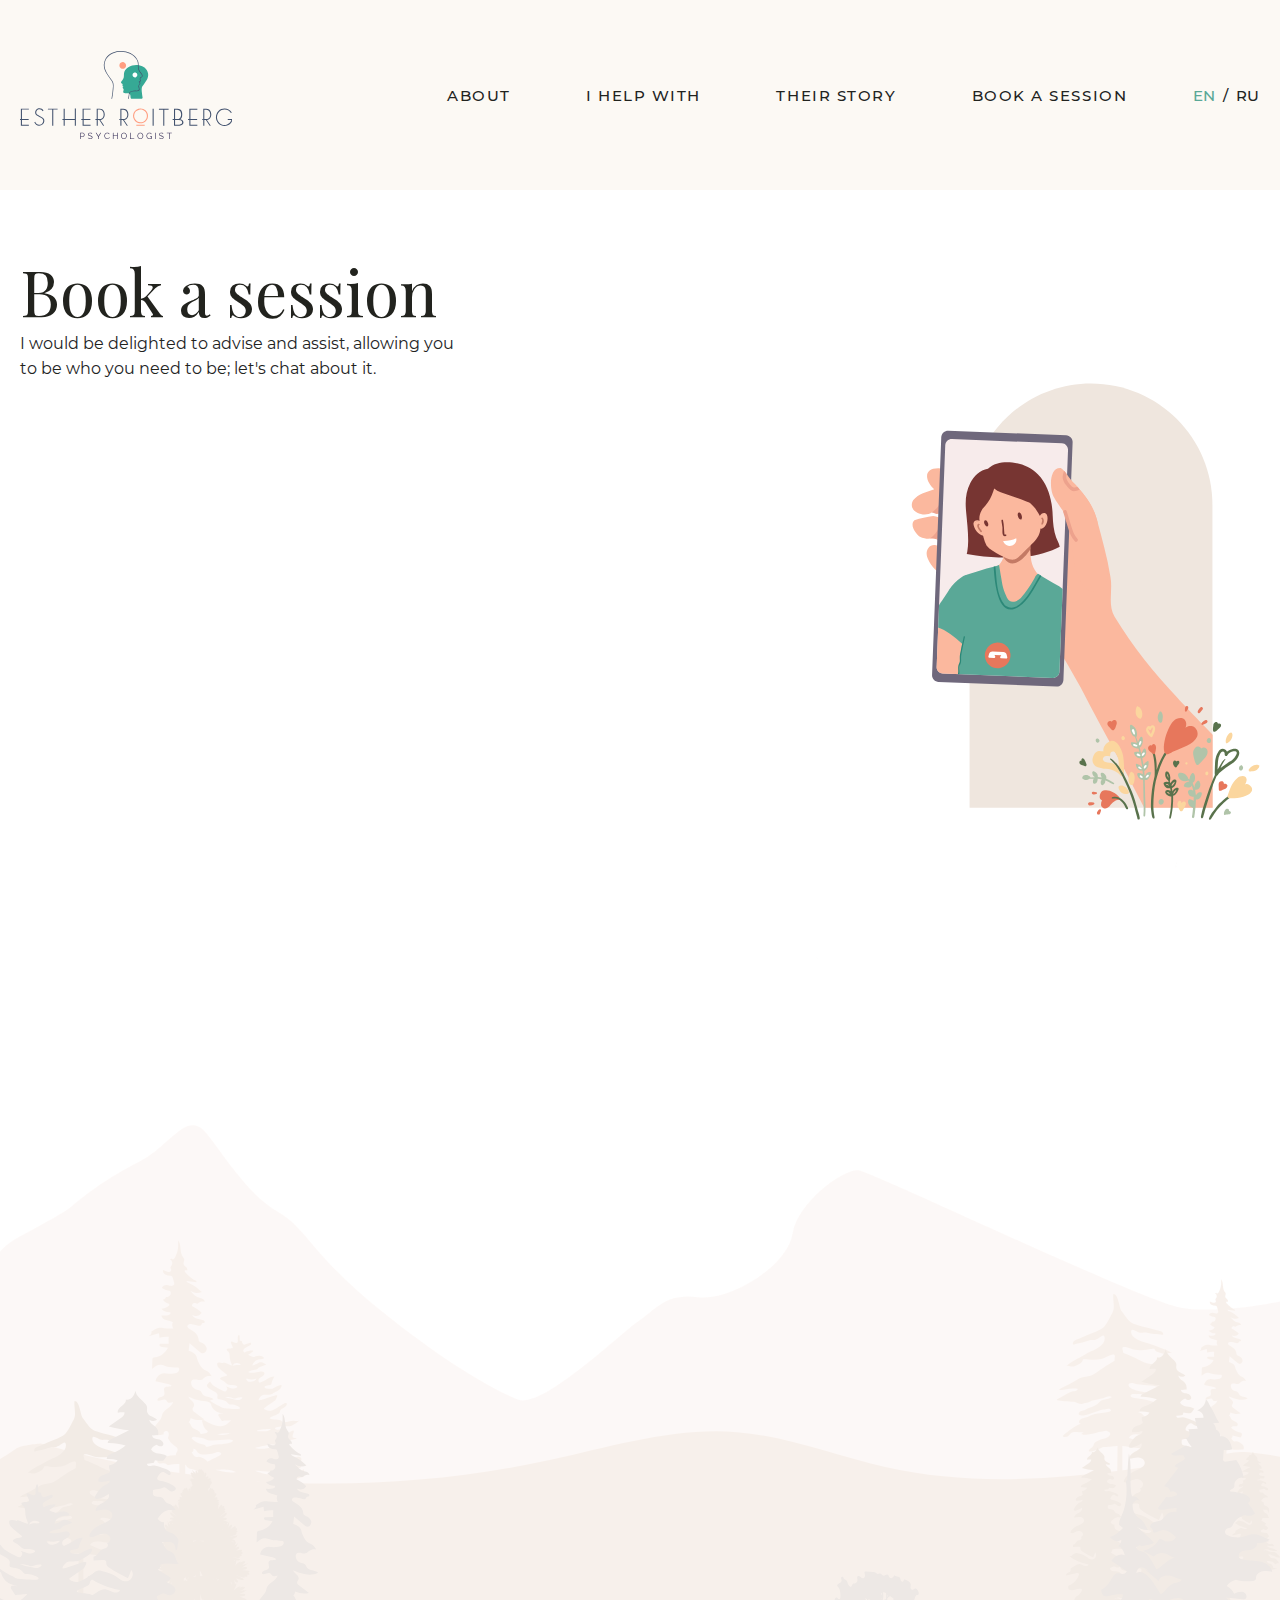
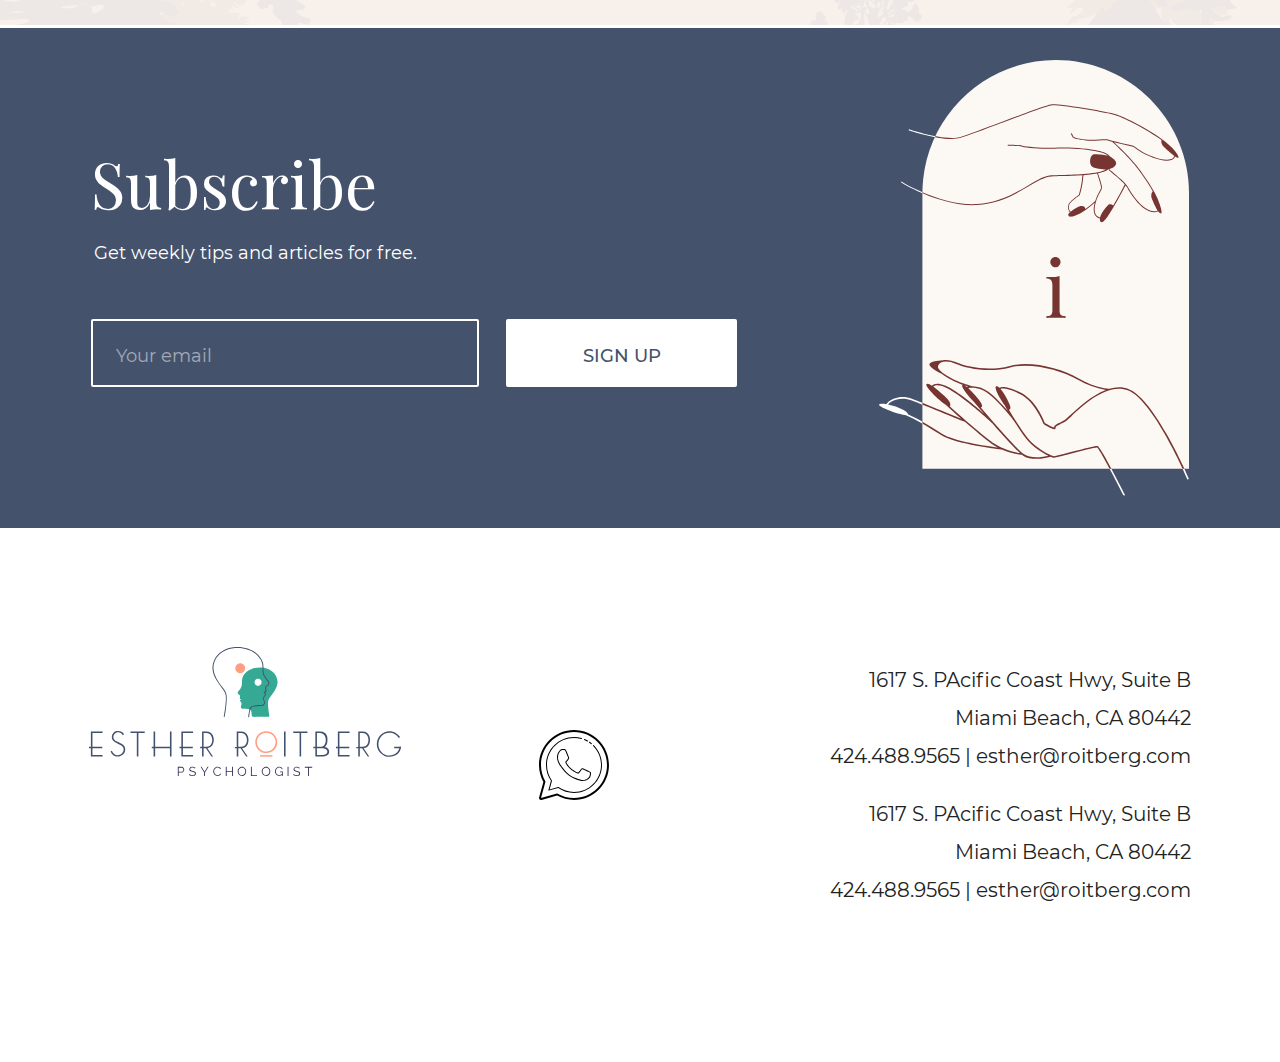
<file: book.html>
<!DOCTYPE html>
<html lang="en">

<head>
  <meta charset="utf-8">
  <meta http-equiv="X-UA-Compatible" content="IE=edge">
  <meta name="viewport" content="width=device-width, initial-scale=1, minimum-scale=1, maximum-scale=1">
  <link rel="icon" href="img/favicon.ico" type="images/x-icon">
  <title>ESTHER</title>
  <link rel="stylesheet" href="css/fonts.css">
  <link rel="stylesheet" href="css/jquery-ui.min.css">
  <link rel="stylesheet" href="css/all.css">
  <!--[if lt IE 9]>
      <script src="https://oss.maxcdn.com/html5shiv/3.7.3/html5shiv.min.js"></script>
      <script src="https://oss.maxcdn.com/respond/1.4.2/respond.min.js"></script>
    <![endif]-->
</head>

<body>
  <div class="wrapper">
    <div class="content" id="book">
      <header class="header">
        <div class="container">
          <div class="header-holder">
            <strong class="logo">
              <a href="index.html">logo</a>
            </strong>
            <div class="header-holder-block">
              <div class="trunslucent-string"></div>
              <div class="header-holder-block-wrapper">
                <strong class="logo">
                  <a href="index.html">logo</a>
                </strong>
                <ul class="header-holder-list">
                  <li><a href="about.html">about</a></li>
                  <li><a href="services.html">i help with</a></li>
                  <li><a href="success-stories.html">their story</a></li>
                  <li><a href="book.html">book a session</a></li>
                  <div id="marker1"></div>
                </ul>
                <ul class="language-switcher">
                  <li>
                    <a class="active-language" href="#">en</a>
                  </li>
                  <span>/</span>
                  <li>
                    <a href="ru/index.html">ru</a>
                  </li>
                </ul>
              </div>
            </div>
            <a href="#" class="trigger-menu">
              open main navigation
              <span></span>
              <span></span>
              <span></span>
            </a>
          </div>
        </div>
      </header>
      <main id="main">
        <section class="booking">
          <div class="container">
            <div class="booking-header">
              <h1>Book a session</h1>
              <p>I would be delighted to advise and assist, allowing you <br> to be who you need to be; let's chat about it.</p>
            </div>
            <div class="booking-payform">
              <div class="booking-payform-wrapper">

                <!-- Calendly inline widget begin -->
                <div class="calendly-inline-widget" data-url="https://calendly.com/creativethink432/meetings?hide_event_type_details=1&hide_gdpr_banner=1&text_color=22231e&primary_color=45526c" style="min-width:320px;height:630px;"></div>
                <script type="text/javascript" src="https://assets.calendly.com/assets/external/widget.js" async></script>
                <!-- Calendly inline widget end -->

              </div>
              <div class="booking-image">
                <img src="img/booking-image.svg" alt="booking-image">
              </div>
              </div>
          </div>
        </section>
        <section class="subscribe">
          <div class="subscribe-background"></div>
          <div class="subscribe-block">
            <div class="container">
              <div class="container-row">
                <div class="container-content">
                  <h2>Subscribe</h2>
                  <p>Get weekly tips and articles for free.</p>
                  <div id="mc_embed_signup" class="subscribe-form">
                    <form action="https://gmail.us18.list-manage.com/subscribe/post?u=8e8b6645e36f739d4980c547b&amp;id=28fe772a29" method="post" id="mc-embedded-subscribe-form" name="mc-embedded-subscribe-form" class="validate" target="_blank" novalidate>
                      <input type="email" placeholder="Your email" autocomplete="off" value="" name="EMAIL" class="required email" id="mce-EMAIL" required>
                      <span class="thank-you">Thank you for subscribing!</span>
                      <input type="checkbox" value="1" name="group[214494][1]" id="mce-group[214494]-214494-0" checked>
                      <input type="submit" value="sign up" name="subscribe" id="mc-embedded-subscribe" class="button">
                    </form>
                    <script type='text/javascript' src='//s3.amazonaws.com/downloads.mailchimp.com/js/mc-validate.js'></script>
                    <script type='text/javascript'>(function($) {window.fnames = new Array(); window.ftypes = new Array();fnames[0]='EMAIL';ftypes[0]='email';fnames[1]='MMERGE1';ftypes[1]='text';}(jQuery));var $mcj = jQuery.noConflict(true);</script>
                  </div>
                </div>
                <div class="container-image">
                  <img src="img/i-hands.svg" alt="i-hands">
                </div>
              </div>
            </div>
          </div>
        </section>
      </main>
      <footer class="footer">
        <div class="container">
          <div class="container-row">
            <strong class="logo">
              <a href="http://test.it-hive.net/esther/index.html">logo</a>
            </strong>
            <div class="footer-info">
              <a href="https://web.whatsapp.com/" target="_blank" class="whatsApp-button">
                <svg width="70" height="70" viewBox="0 0 70 70" fill="none" xmlns="http://www.w3.org/2000/svg">
                  <path id="Vector" d="M35 0C15.6816 0 0 15.6816 0 35C0 41.1309 1.607 46.8845 4.37891 51.8965L0.0722656 67.4648C-0.328229 68.914 1.08544 70.3284 2.53516 69.9258L18.1055 65.6191C23.1181 68.3915 28.8697 70 35 70C54.3184 70 70 54.3184 70 35C70 15.6816 54.3184 0 35 0ZM35 2C53.2376 2 68 16.7624 68 35C68 53.2376 53.2376 68 35 68C29.0648 68 23.5073 66.4269 18.6953 63.6855C18.5808 63.6205 18.4545 63.5788 18.3238 63.5627C18.1931 63.5466 18.0605 63.5565 17.9336 63.5918L2 67.998L6.4082 52.0664C6.44321 51.9394 6.45278 51.8067 6.43635 51.676C6.41993 51.5453 6.37784 51.4191 6.3125 51.3047C3.57211 46.4937 2 40.9352 2 35C2 16.7624 16.7624 2 35 2ZM35 7C19.5418 7 7 19.5418 7 35C7 40.8816 8.8362 46.3301 11.9355 50.8359L9.4082 59.9766C9.38463 60.0618 9.38409 60.1518 9.40664 60.2373C9.4292 60.3229 9.47403 60.4009 9.53658 60.4634C9.59912 60.526 9.67714 60.5708 9.76267 60.5934C9.8482 60.6159 9.93818 60.6154 10.0234 60.5918L19.1641 58.0645C23.6704 61.1647 29.1185 63 35 63C50.4582 63 63 50.4582 63 35C63 27.3003 59.8888 20.3216 54.8555 15.2598C54.762 15.1655 54.6349 15.1122 54.5021 15.1117C54.3693 15.1111 54.2417 15.1633 54.1475 15.2568C54.0532 15.3503 53.9999 15.4775 53.9994 15.6102C53.9988 15.743 54.051 15.8706 54.1445 15.9648C58.9992 20.847 62 27.5697 62 35C62 49.9178 49.9178 62 35 62C29.2377 62 23.9059 60.1917 19.5215 57.1172C19.4611 57.075 19.3922 57.0466 19.3196 57.0341C19.247 57.0216 19.1726 57.0253 19.1016 57.0449L10.6074 59.3945L12.957 50.9004C12.9767 50.8294 12.9804 50.7549 12.9679 50.6824C12.9554 50.6098 12.927 50.5408 12.8848 50.4805C9.81027 46.0961 8 40.7633 8 35C8 20.0822 20.0822 8 35 8C37.5537 8 40.0209 8.36246 42.3633 9.02539C42.4265 9.04334 42.4926 9.04867 42.5579 9.04106C42.6232 9.03346 42.6864 9.01307 42.7438 8.98105C42.8012 8.94904 42.8517 8.90604 42.8925 8.8545C42.9333 8.80296 42.9635 8.74389 42.9814 8.68066C42.9994 8.61744 43.0047 8.5513 42.9971 8.48602C42.9895 8.42073 42.9691 8.35759 42.9371 8.30019C42.9051 8.24278 42.8621 8.19225 42.8106 8.15147C42.759 8.11069 42.6999 8.08045 42.6367 8.0625C40.2091 7.37543 37.6483 7 35 7ZM45.4961 9.07812C45.3804 9.07854 45.2684 9.11908 45.1792 9.19283C45.09 9.26659 45.0292 9.369 45.007 9.48259C44.9849 9.59619 45.0029 9.71394 45.0579 9.81577C45.1129 9.91761 45.2015 9.99721 45.3086 10.041C46.323 10.4609 47.3046 10.9429 48.2539 11.4785C48.3111 11.5149 48.3752 11.5392 48.4421 11.55C48.509 11.5608 48.5774 11.5579 48.6432 11.5415C48.709 11.5251 48.7707 11.4954 48.8247 11.4544C48.8786 11.4134 48.9237 11.3618 48.9571 11.3028C48.9905 11.2438 49.0115 11.1786 49.019 11.1112C49.0264 11.0439 49.0201 10.9757 49.0003 10.9108C48.9806 10.846 48.9479 10.7858 48.9042 10.734C48.8605 10.6822 48.8067 10.6398 48.7461 10.6094C47.7634 10.055 46.745 9.5533 45.6914 9.11719C45.6296 9.0912 45.5632 9.07792 45.4961 9.07812V9.07812ZM50.502 11.7812C50.3942 11.78 50.2889 11.8137 50.2017 11.8771C50.1146 11.9406 50.0503 12.0306 50.0185 12.1336C49.9867 12.2366 49.9889 12.3471 50.025 12.4487C50.0611 12.5502 50.1291 12.6374 50.2188 12.6973C50.8961 13.1603 51.5521 13.6522 52.1816 14.1719C52.2839 14.2563 52.4156 14.2966 52.5476 14.284C52.6797 14.2714 52.8013 14.2068 52.8857 14.1045C52.9702 14.0022 53.0105 13.8705 52.9979 13.7385C52.9852 13.6064 52.9207 13.4848 52.8184 13.4004C52.1639 12.8601 51.4819 12.352 50.7812 11.873C50.6995 11.8152 50.6021 11.7832 50.502 11.7812V11.7812ZM23.5059 19.0078C22.8453 19.0078 21.8243 19.26 20.9785 20.1992C20.2711 20.9727 17.998 23.1737 17.998 27.3965C17.998 31.6798 21.023 35.6636 21.4121 36.1953L21.4141 36.1992L21.416 36.2012C21.4304 36.2203 21.5757 36.4388 21.7754 36.7344C21.9751 37.03 22.2482 37.427 22.5898 37.8984C23.2731 38.8412 24.231 40.0814 25.4395 41.4102C27.8563 44.0677 31.2705 47.0864 35.5 48.7773V48.7793C38.9509 50.1558 41.0495 50.7179 42.5039 50.916C43.9583 51.1141 44.7747 50.9344 45.4707 50.8711H45.4727C46.3872 50.784 47.595 50.256 48.7461 49.502C49.8972 48.7479 50.9732 47.7807 51.3789 46.625C51.7313 45.6247 51.9095 44.6971 51.9727 43.959C52.0042 43.5899 52.0066 43.268 51.9863 43C51.9661 42.732 51.9529 42.5363 51.8164 42.3008H51.8145C51.6373 41.9967 51.3695 41.822 51.0781 41.6602C50.7872 41.4985 50.4498 41.3455 50.0527 41.1445H50.0508C49.6379 40.9337 48.4426 40.3353 47.248 39.752C46.0529 39.1683 44.9159 38.6185 44.4492 38.4453H44.4473C44.0645 38.3055 43.68 38.164 43.2305 38.2168C42.781 38.2696 42.353 38.5686 42.0332 39.0527C41.5441 39.7932 39.9635 41.688 39.5 42.2227V42.2246H39.498C39.3071 42.4453 39.1968 42.5011 39.0645 42.5176C38.9321 42.534 38.7053 42.4936 38.3418 42.3125L38.3457 42.3164C37.8732 42.0752 37.069 41.7791 35.9551 41.1758C34.8412 40.5725 33.4479 39.6785 31.9297 38.3066C29.5853 36.1886 27.97 33.5381 27.5078 32.7344V32.7324C27.3224 32.4127 27.3425 32.294 27.3906 32.1621C27.4383 32.0314 27.5831 31.8597 27.7812 31.6582L27.7852 31.6543C28.2007 31.2401 28.6423 30.6466 29.0332 30.1855L29.0352 30.1836V30.1816C29.4748 29.6542 29.6417 29.2507 29.9082 28.7168L29.9102 28.7148V28.7129C30.2559 28.0021 30.0735 27.306 29.8438 26.834C29.819 26.7819 29.6724 26.427 29.4863 25.9648C29.2998 25.5014 29.0596 24.9035 28.8047 24.2676C28.2948 22.9958 27.7224 21.5764 27.3535 20.7461C27.0237 20.0002 26.6479 19.5479 26.2227 19.2988C25.7988 19.0506 25.3783 19.0374 25.0859 19.0273H25.082C24.592 19.0068 24.0465 19.0078 23.5059 19.0078ZM23.5059 20.0078C24.0479 20.0078 24.5839 20.008 25.043 20.0273H25.0449H25.0469C25.3365 20.0373 25.5235 20.0489 25.7168 20.1621C25.9101 20.2753 26.1613 20.5213 26.4395 21.1504V21.1523C26.7926 21.9471 27.3679 23.3709 27.877 24.6406C28.1315 25.2755 28.371 25.872 28.5586 26.3379C28.7462 26.8038 28.8685 27.1106 28.9434 27.2676V27.2695L28.9453 27.2715C29.1176 27.6255 29.2 27.8882 29.0117 28.2754C28.7321 28.8361 28.6288 29.1077 28.2676 29.541L28.2715 29.5391C27.8495 30.0367 27.3956 30.6315 27.0762 30.9492L27.0742 30.9512L27.0723 30.9531C26.8661 31.1623 26.597 31.4207 26.4512 31.8203C26.3053 32.22 26.353 32.7351 26.6426 33.2344C27.1312 34.084 28.7793 36.8079 31.2598 39.0488C32.843 40.4792 34.308 41.4207 35.4785 42.0547C36.6494 42.6889 37.5561 43.0353 37.8926 43.207H37.8945L37.8965 43.209C38.348 43.4339 38.7633 43.5626 39.1875 43.5098C39.6111 43.4571 39.97 43.2066 40.2539 42.8789C40.7405 42.3176 42.2763 40.501 42.8691 39.6035C43.0904 39.2686 43.2035 39.2257 43.3457 39.209C43.4879 39.1923 43.7442 39.2535 44.1035 39.3848C44.3873 39.4903 45.6198 40.0698 46.8086 40.6504C47.9984 41.2315 49.2009 41.8326 49.5977 42.0352H49.5996C50.0177 42.2468 50.3585 42.4036 50.5918 42.5332C50.8251 42.6628 50.9273 42.7618 50.9512 42.8027C50.9147 42.7397 50.9753 42.8787 50.9902 43.0762C51.0051 43.2737 51.0024 43.548 50.9746 43.873C50.919 44.5232 50.7581 45.3773 50.4355 46.293C50.1662 47.0603 49.2476 47.9793 48.1992 48.666C47.1508 49.3528 45.9553 49.8201 45.3789 49.875C44.5917 49.9468 43.9676 50.1048 42.6387 49.9238C41.3088 49.7427 39.2792 49.2091 35.8711 47.8496C31.8515 46.2426 28.5341 43.3272 26.1797 40.7383C25.0025 39.4438 24.0653 38.2326 23.3984 37.3125C23.065 36.8524 22.7993 36.4656 22.6035 36.1758C22.4077 35.8859 22.3024 35.716 22.2148 35.5996C21.7974 35.0291 18.998 31.1952 18.998 27.3965C18.998 23.5192 20.9262 21.7375 21.7168 20.873V20.8711H21.7188C22.3563 20.1613 23.0973 20.0078 23.5059 20.0078Z" fill="black"/>
                </svg>
              </a>
              <div class="footer-info-addres">
                <address>
                  1617 S. PAcific Coast Hwy, Suite B
                  <br>Miami Beach, CA 80442
                  <br><a href="tel:424.488.9565">424.488.9565</a> | <a href="mailto:esther@roitberg.com">esther@roitberg.com</a>
                </address>
                <address>
                  1617 S. PAcific Coast Hwy, Suite B
                  <br>Miami Beach, CA 80442
                  <br><a href="tel:424.488.9565">424.488.9565</a> | <a href="mailto:esther@roitberg.com">esther@roitberg.com</a>
                </address>
              </div>
            </div>
          </div>
        </div>
      </footer>
    </div>
  </div>


  <script src="https://code.jquery.com/jquery-3.6.0.min.js"
    integrity="sha256-/xUj+3OJU5yExlq6GSYGSHk7tPXikynS7ogEvDej/m4=" crossorigin="anonymous"></script>
  <script type="text/javascript" src="js/jquery-ui.min.js"></script>
  <script type="text/javascript" src="js/main.js"></script>
</body>

</html>
</file>
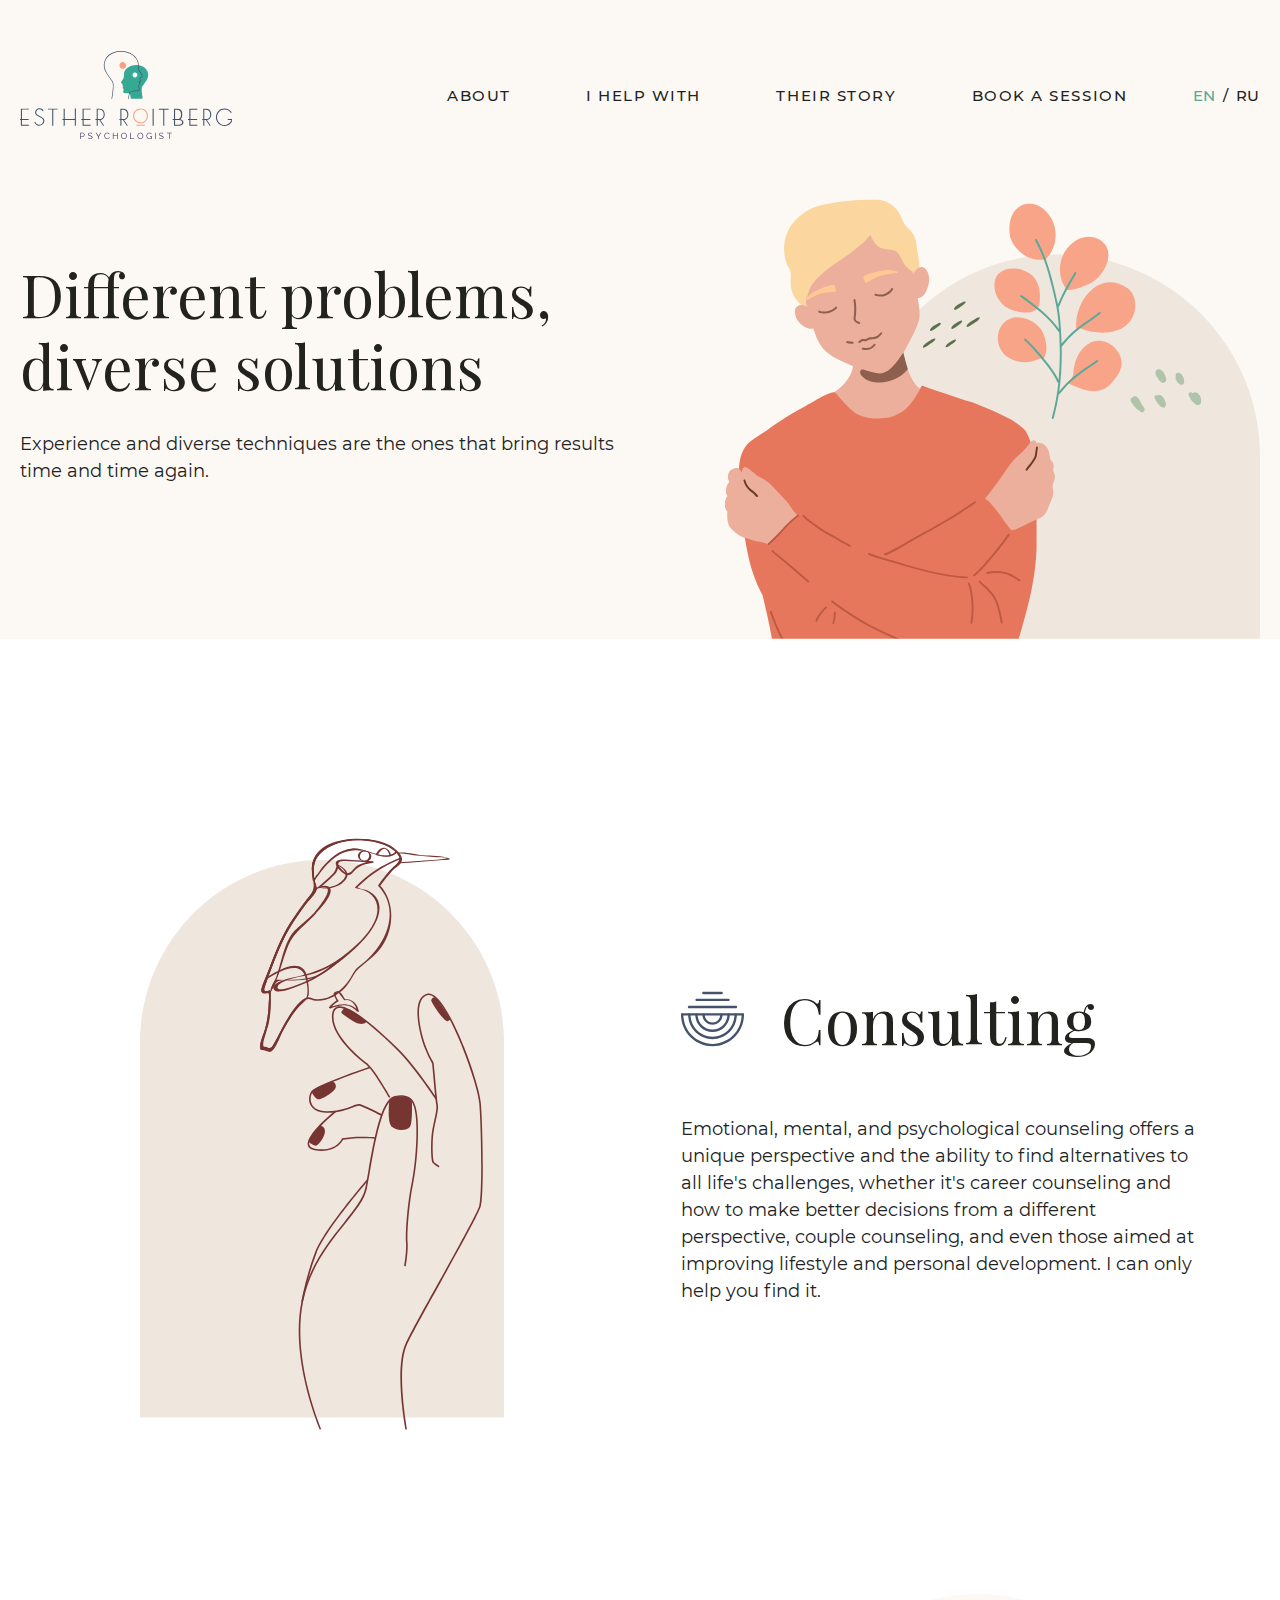
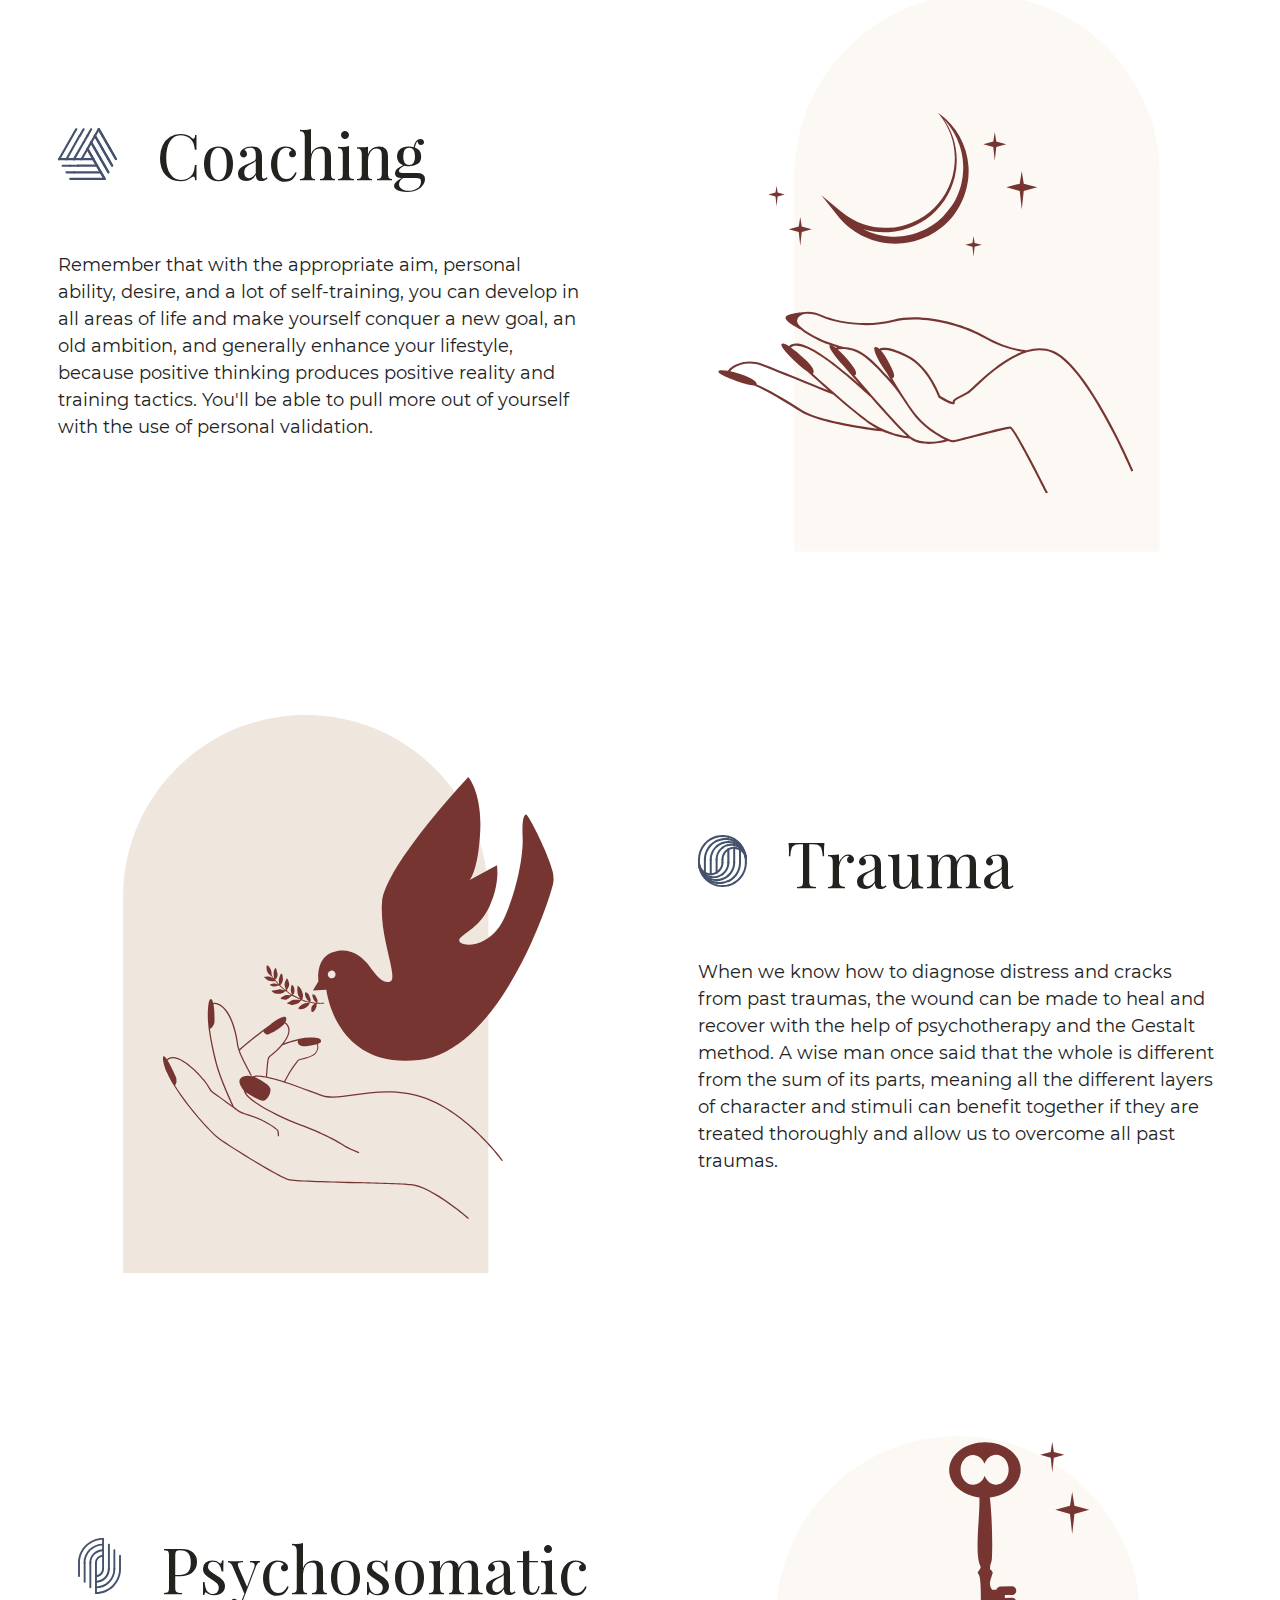
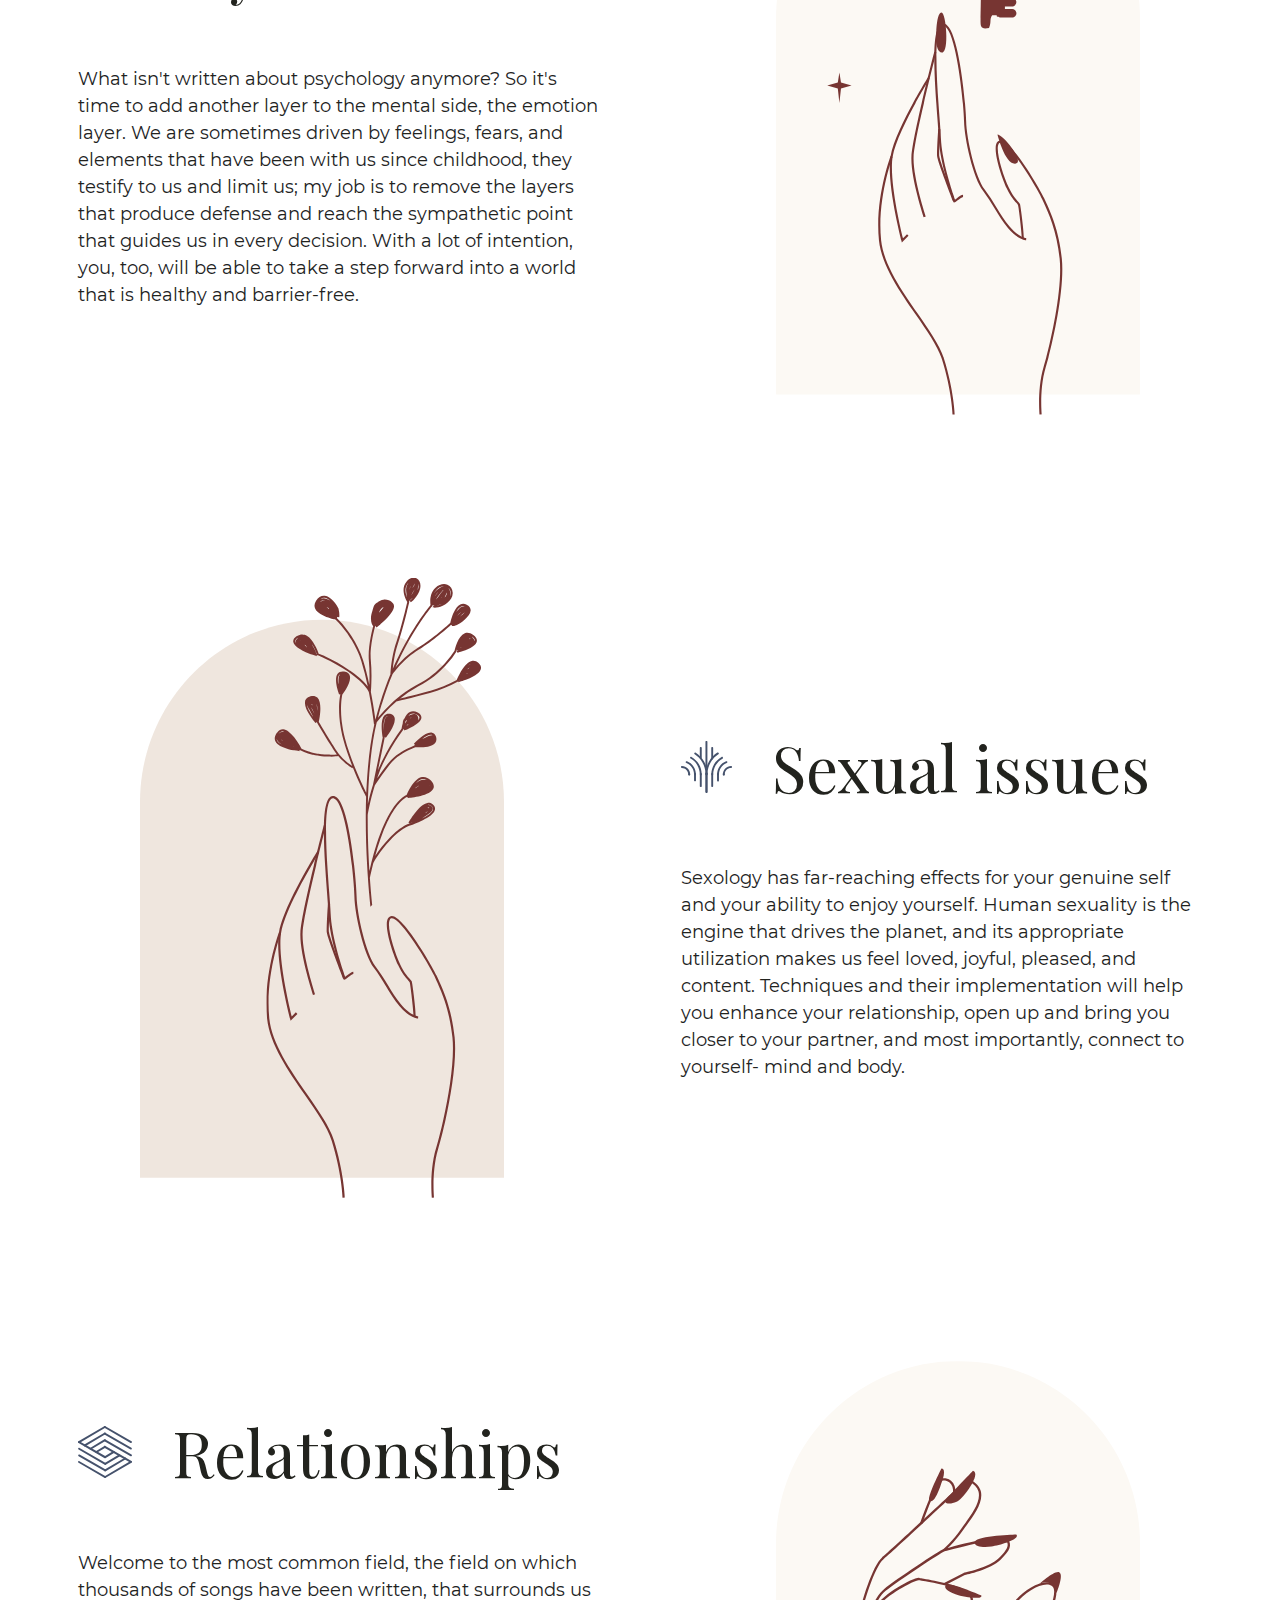
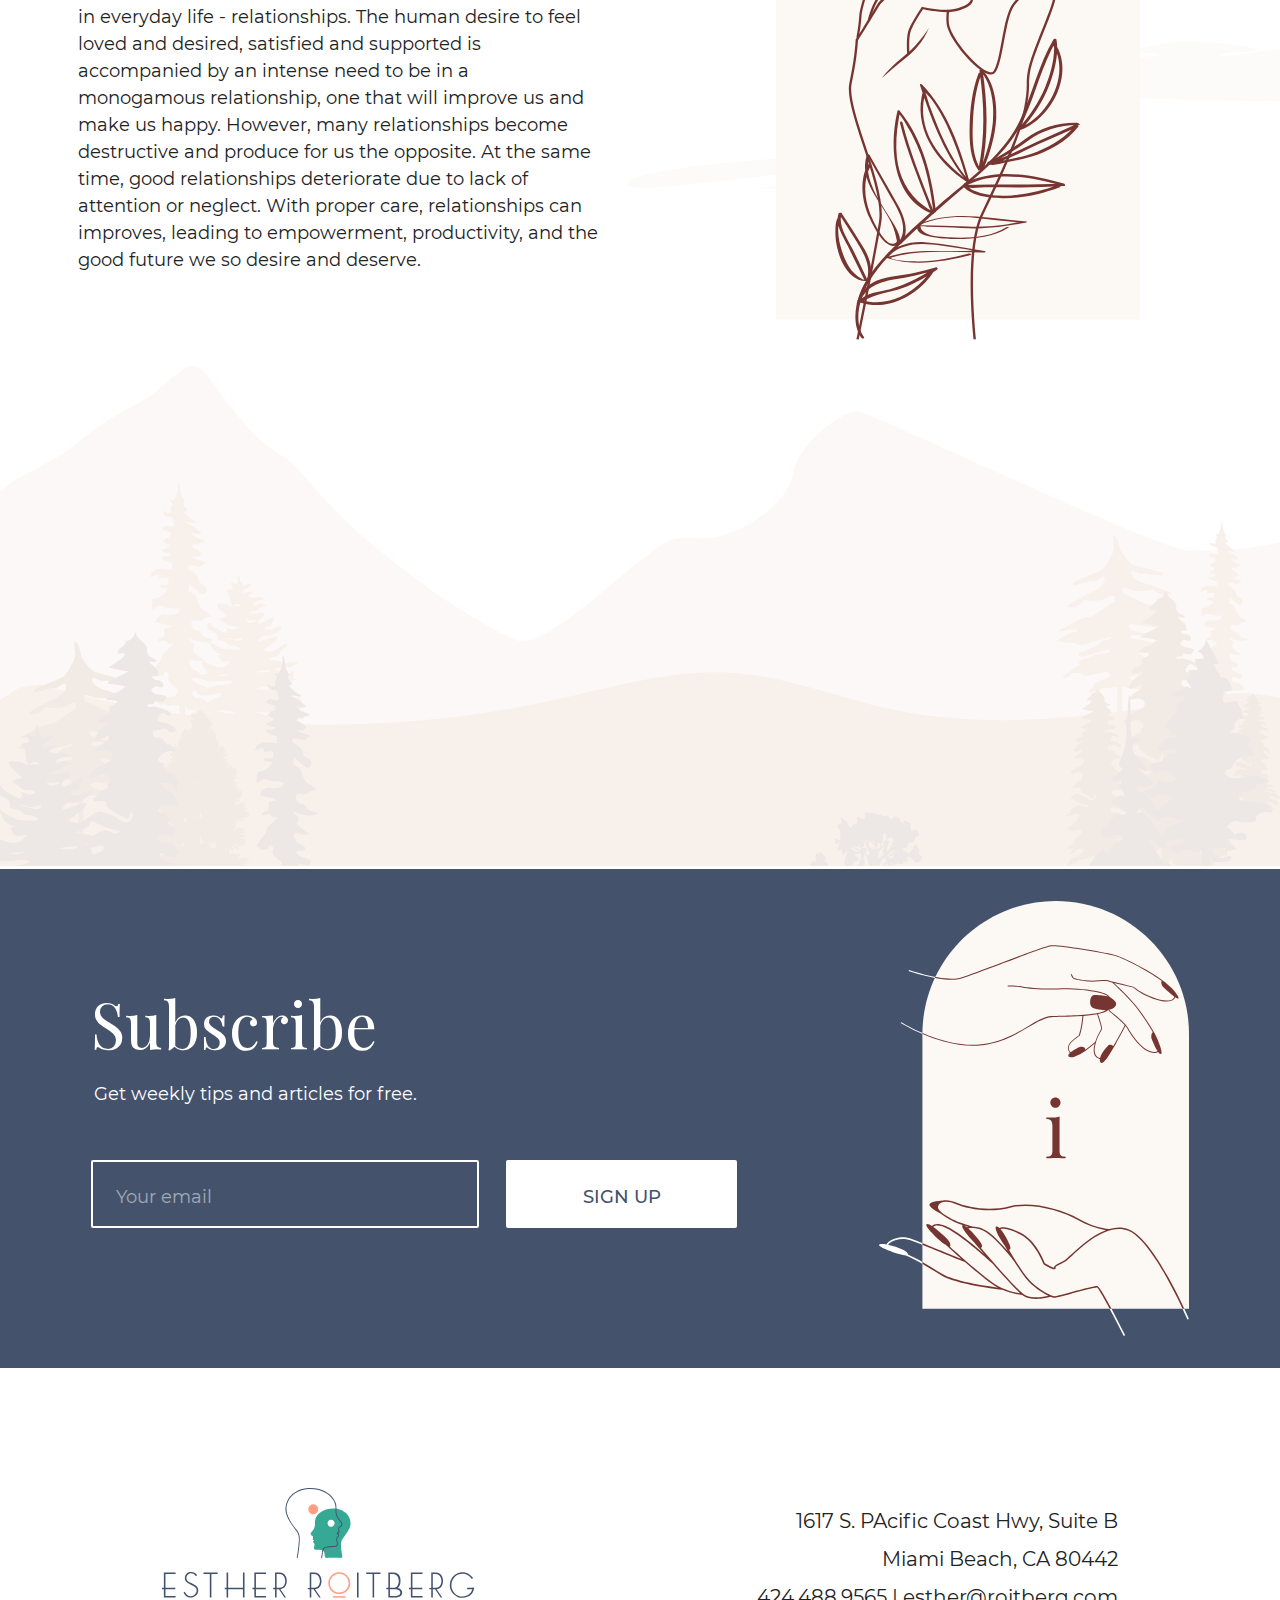
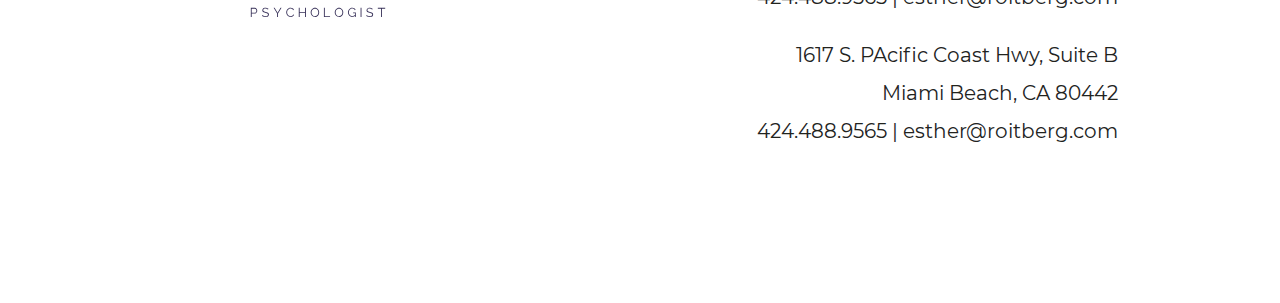
<file: services.html>
<!DOCTYPE html>
<html lang="en">

<head>
  <meta charset="utf-8">
  <meta http-equiv="X-UA-Compatible" content="IE=edge">
  <meta name="viewport" content="width=device-width, initial-scale=1, minimum-scale=1, maximum-scale=1">
  <link rel="icon" href="img/favicon.ico" type="images/x-icon">
  <title>ESTHER</title>
  <link rel="stylesheet" href="css/fonts.css">
  <link rel="stylesheet" href="css/all.css">
  <!--[if lt IE 9]>
      <script src="https://oss.maxcdn.com/html5shiv/3.7.3/html5shiv.min.js"></script>
      <script src="https://oss.maxcdn.com/respond/1.4.2/respond.min.js"></script>
    <![endif]-->
</head>

<body>
  <div class="wrapper">
    <div class="content" id="services">
      <header class="header">
        <div class="container">
          <div class="header-holder">
            <strong class="logo">
              <a href="index.html">logo</a>
            </strong>
            <div class="header-holder-block">
              <div class="trunslucent-string"></div>
              <div class="header-holder-block-wrapper">
                <strong class="logo">
                  <a href="index.html">logo</a>
                </strong>
                <ul class="header-holder-list">
                  <li><a href="about.html">about</a></li>
                  <li><a href="services.html">i help with</a></li>
                  <li><a href="success-stories.html">their story</a></li>
                  <li><a href="book.html">book a session</a></li>
                  <div id="marker1"></div>
                </ul>
                <ul class="language-switcher">
                  <li>
                    <a class="active-language" href="#">en</a>
                  </li>
                  <span>/</span>
                  <li>
                    <a href="ru/index.html">ru</a>
                  </li>
                </ul>
              </div>
            </div>
            <a href="#" class="trigger-menu">
              open main navigation
              <span></span>
              <span></span>
              <span></span>
            </a>
          </div>
        </div>
      </header>
      <main id="main">
        <section class="top-section">
          <div class="container">
            <div class="container-row">
              <div class="container-content">
                <h1>Different problems, diverse solutions</h1>
                <p>Experience and diverse techniques are the ones that bring results time and time again.</p>
              </div>
              <div class="container-image">
                <img src="img/boy-with-stick.svg" alt="boy-with-stick">
              </div>
            </div>
          </div>
        </section>
        <section class="all-services-section">
          <div class="container">
            <div class="container-row">
              <div class="container-image">
                <img src="img/bird-on-hand1.svg" alt="bird-on-hand1">
              </div>
              <div class="container-content">
                <div class="container-content-header">
                  <img src="img/icon1.svg" alt="icon1">
                  <h2>Consulting</h2>
                </div>
                <p>Emotional, mental, and psychological counseling offers a unique perspective and the ability to find alternatives to all life's challenges, whether it's career counseling and how to make better decisions from a different perspective,  couple counseling, and even those aimed at improving lifestyle and personal development. I can only help you find it. </p>
              </div>
            </div>
            <div class="container-row">
              <div class="container-image">
                <img src="img/moon-stars-hand.svg" alt="moon-stars-hand">
              </div>
              <div class="container-content">
                <div class="container-content-header">
                  <img src="img/icon2.svg" alt="icon2">
                  <h2>Coaching</h2>
                </div>
                <p>Remember that with the appropriate aim, personal ability, desire, and a lot of self-training, you can develop in all areas of life and make yourself conquer a new goal, an old ambition, and generally enhance your lifestyle, because positive thinking produces positive reality and training tactics. You'll be able to pull more out of yourself with the use of personal validation.</p>
              </div>
            </div>
            <div class="container-row">
              <div class="container-image">
                <img src="img/bird-on-hand2.svg" alt="bird-on-hand2">
              </div>
              <div class="container-content">
                <div class="container-content-header">
                  <img src="img/icon3.svg" alt="icon3">
                  <h2>Trauma</h2>
                </div>
                <p>When we know how to diagnose distress and cracks from past traumas, the wound can be made to heal and recover with the help of psychotherapy and the Gestalt method. A wise man once said that the whole is different from the sum of its parts, meaning all the different layers of character and stimuli can benefit together if they are treated thoroughly and allow us to overcome all past traumas.</p>
              </div>
            </div>
            <div class="container-row">
              <div class="container-image">
                <img src="img/key-hand.svg" alt="key-hand">
              </div>
              <div class="container-content">
                <div class="container-content-header">
                  <img src="img/icon6.svg" alt="icon6">
                  <h2>Psychosomatic</h2>
                </div>
                <p>What isn't written about psychology anymore? So it's time to add another layer to the mental side, the emotion layer. We are sometimes driven by feelings, fears, and elements that have been with us since childhood, they testify to us and limit us; my job is to remove the layers that produce defense and reach the sympathetic point that guides us in every decision. With a lot of intention, you, too, will be able to take a step forward into a world that is healthy and barrier-free.</p>
              </div>
            </div>
            <div class="container-row">
              <div class="container-image">
                <img src="img/hand-bush.svg" alt="hand-bush">
              </div>
              <div class="container-content">
                <div class="container-content-header">
                  <img src="img/icon4.svg" alt="icon4">
                  <h2>Sexual issues</h2>
                </div>
                <p>Sexology has far-reaching effects for your genuine self and your ability to enjoy yourself. Human sexuality is the engine that drives the planet, and its appropriate utilization makes us feel loved, joyful, pleased, and content. Techniques and their implementation will help you enhance your relationship, open up and bring you closer to your partner, and most importantly, connect to yourself- mind and body.</p>
              </div>
            </div>
            <div class="container-row">
              <div class="container-image">
                <img src="img/leafs-hand.svg" alt="leafs-hand">
              </div>
              <div class="container-content">
                <div class="container-content-header">
                  <img src="img/icon5.svg" alt="icon5">
                  <h2>Relationships</h2>
                </div>
                <p>Welcome to the most common field, the field on which thousands of songs have been written, that surrounds us in everyday life - relationships. The human desire to feel loved and desired, satisfied and supported is accompanied by an intense need to be in a monogamous relationship, one that will improve us and make us happy. However, many relationships become destructive and produce for us the opposite. At the same time, good relationships deteriorate due to lack of attention or neglect. With proper care, relationships can improves, leading to empowerment, productivity, and  the good future we so desire and deserve. </p>
              </div>
            </div>
          </div>
        </section>
        <section class="subscribe">
          <div class="subscribe-background"></div>
          <div class="subscribe-block">
            <div class="container">
              <div class="container-row">
                <div class="container-content">
                  <h2>Subscribe</h2>
                  <p>Get weekly tips and articles for free.</p>
                  <div id="mc_embed_signup" class="subscribe-form">
                    <form action="https://gmail.us18.list-manage.com/subscribe/post?u=8e8b6645e36f739d4980c547b&amp;id=28fe772a29" method="post" id="mc-embedded-subscribe-form" name="mc-embedded-subscribe-form" class="validate" target="_blank" novalidate>
                      <input type="email" placeholder="Your email" autocomplete="off" value="" name="EMAIL" class="required email" id="mce-EMAIL" required>
                      <span class="thank-you">Thank you for subscribing!</span>
                      <input type="checkbox" value="1" name="group[214494][1]" id="mce-group[214494]-214494-0" checked>
                      <input type="submit" value="sign up" name="subscribe" id="mc-embedded-subscribe" class="button">
                    </form>
                    <script type='text/javascript' src='//s3.amazonaws.com/downloads.mailchimp.com/js/mc-validate.js'></script>
                    <script type='text/javascript'>(function($) {window.fnames = new Array(); window.ftypes = new Array();fnames[0]='EMAIL';ftypes[0]='email';fnames[1]='MMERGE1';ftypes[1]='text';}(jQuery));var $mcj = jQuery.noConflict(true);</script>
                  </div>
                </div>
                <div class="container-image">
                  <img src="img/i-hands.svg" alt="i-hands">
                </div>
              </div>
            </div>
          </div>
        </section>
      </main>
      <footer class="footer">
        <div class="container">
          <div class="container-row">
            <strong class="logo">
              <a href="http://test.it-hive.net/esther/index.html">logo</a>
            </strong>
            <div class="footer-info">
              <a href="https://web.whatsapp.com/" target="_blank" class="whatsApp-button">
                <svg width="70" height="70" viewBox="0 0 70 70" fill="none" xmlns="http://www.w3.org/2000/svg">
                  <path id="Vector" d="M35 0C15.6816 0 0 15.6816 0 35C0 41.1309 1.607 46.8845 4.37891 51.8965L0.0722656 67.4648C-0.328229 68.914 1.08544 70.3284 2.53516 69.9258L18.1055 65.6191C23.1181 68.3915 28.8697 70 35 70C54.3184 70 70 54.3184 70 35C70 15.6816 54.3184 0 35 0ZM35 2C53.2376 2 68 16.7624 68 35C68 53.2376 53.2376 68 35 68C29.0648 68 23.5073 66.4269 18.6953 63.6855C18.5808 63.6205 18.4545 63.5788 18.3238 63.5627C18.1931 63.5466 18.0605 63.5565 17.9336 63.5918L2 67.998L6.4082 52.0664C6.44321 51.9394 6.45278 51.8067 6.43635 51.676C6.41993 51.5453 6.37784 51.4191 6.3125 51.3047C3.57211 46.4937 2 40.9352 2 35C2 16.7624 16.7624 2 35 2ZM35 7C19.5418 7 7 19.5418 7 35C7 40.8816 8.8362 46.3301 11.9355 50.8359L9.4082 59.9766C9.38463 60.0618 9.38409 60.1518 9.40664 60.2373C9.4292 60.3229 9.47403 60.4009 9.53658 60.4634C9.59912 60.526 9.67714 60.5708 9.76267 60.5934C9.8482 60.6159 9.93818 60.6154 10.0234 60.5918L19.1641 58.0645C23.6704 61.1647 29.1185 63 35 63C50.4582 63 63 50.4582 63 35C63 27.3003 59.8888 20.3216 54.8555 15.2598C54.762 15.1655 54.6349 15.1122 54.5021 15.1117C54.3693 15.1111 54.2417 15.1633 54.1475 15.2568C54.0532 15.3503 53.9999 15.4775 53.9994 15.6102C53.9988 15.743 54.051 15.8706 54.1445 15.9648C58.9992 20.847 62 27.5697 62 35C62 49.9178 49.9178 62 35 62C29.2377 62 23.9059 60.1917 19.5215 57.1172C19.4611 57.075 19.3922 57.0466 19.3196 57.0341C19.247 57.0216 19.1726 57.0253 19.1016 57.0449L10.6074 59.3945L12.957 50.9004C12.9767 50.8294 12.9804 50.7549 12.9679 50.6824C12.9554 50.6098 12.927 50.5408 12.8848 50.4805C9.81027 46.0961 8 40.7633 8 35C8 20.0822 20.0822 8 35 8C37.5537 8 40.0209 8.36246 42.3633 9.02539C42.4265 9.04334 42.4926 9.04867 42.5579 9.04106C42.6232 9.03346 42.6864 9.01307 42.7438 8.98105C42.8012 8.94904 42.8517 8.90604 42.8925 8.8545C42.9333 8.80296 42.9635 8.74389 42.9814 8.68066C42.9994 8.61744 43.0047 8.5513 42.9971 8.48602C42.9895 8.42073 42.9691 8.35759 42.9371 8.30019C42.9051 8.24278 42.8621 8.19225 42.8106 8.15147C42.759 8.11069 42.6999 8.08045 42.6367 8.0625C40.2091 7.37543 37.6483 7 35 7ZM45.4961 9.07812C45.3804 9.07854 45.2684 9.11908 45.1792 9.19283C45.09 9.26659 45.0292 9.369 45.007 9.48259C44.9849 9.59619 45.0029 9.71394 45.0579 9.81577C45.1129 9.91761 45.2015 9.99721 45.3086 10.041C46.323 10.4609 47.3046 10.9429 48.2539 11.4785C48.3111 11.5149 48.3752 11.5392 48.4421 11.55C48.509 11.5608 48.5774 11.5579 48.6432 11.5415C48.709 11.5251 48.7707 11.4954 48.8247 11.4544C48.8786 11.4134 48.9237 11.3618 48.9571 11.3028C48.9905 11.2438 49.0115 11.1786 49.019 11.1112C49.0264 11.0439 49.0201 10.9757 49.0003 10.9108C48.9806 10.846 48.9479 10.7858 48.9042 10.734C48.8605 10.6822 48.8067 10.6398 48.7461 10.6094C47.7634 10.055 46.745 9.5533 45.6914 9.11719C45.6296 9.0912 45.5632 9.07792 45.4961 9.07812V9.07812ZM50.502 11.7812C50.3942 11.78 50.2889 11.8137 50.2017 11.8771C50.1146 11.9406 50.0503 12.0306 50.0185 12.1336C49.9867 12.2366 49.9889 12.3471 50.025 12.4487C50.0611 12.5502 50.1291 12.6374 50.2188 12.6973C50.8961 13.1603 51.5521 13.6522 52.1816 14.1719C52.2839 14.2563 52.4156 14.2966 52.5476 14.284C52.6797 14.2714 52.8013 14.2068 52.8857 14.1045C52.9702 14.0022 53.0105 13.8705 52.9979 13.7385C52.9852 13.6064 52.9207 13.4848 52.8184 13.4004C52.1639 12.8601 51.4819 12.352 50.7812 11.873C50.6995 11.8152 50.6021 11.7832 50.502 11.7812V11.7812ZM23.5059 19.0078C22.8453 19.0078 21.8243 19.26 20.9785 20.1992C20.2711 20.9727 17.998 23.1737 17.998 27.3965C17.998 31.6798 21.023 35.6636 21.4121 36.1953L21.4141 36.1992L21.416 36.2012C21.4304 36.2203 21.5757 36.4388 21.7754 36.7344C21.9751 37.03 22.2482 37.427 22.5898 37.8984C23.2731 38.8412 24.231 40.0814 25.4395 41.4102C27.8563 44.0677 31.2705 47.0864 35.5 48.7773V48.7793C38.9509 50.1558 41.0495 50.7179 42.5039 50.916C43.9583 51.1141 44.7747 50.9344 45.4707 50.8711H45.4727C46.3872 50.784 47.595 50.256 48.7461 49.502C49.8972 48.7479 50.9732 47.7807 51.3789 46.625C51.7313 45.6247 51.9095 44.6971 51.9727 43.959C52.0042 43.5899 52.0066 43.268 51.9863 43C51.9661 42.732 51.9529 42.5363 51.8164 42.3008H51.8145C51.6373 41.9967 51.3695 41.822 51.0781 41.6602C50.7872 41.4985 50.4498 41.3455 50.0527 41.1445H50.0508C49.6379 40.9337 48.4426 40.3353 47.248 39.752C46.0529 39.1683 44.9159 38.6185 44.4492 38.4453H44.4473C44.0645 38.3055 43.68 38.164 43.2305 38.2168C42.781 38.2696 42.353 38.5686 42.0332 39.0527C41.5441 39.7932 39.9635 41.688 39.5 42.2227V42.2246H39.498C39.3071 42.4453 39.1968 42.5011 39.0645 42.5176C38.9321 42.534 38.7053 42.4936 38.3418 42.3125L38.3457 42.3164C37.8732 42.0752 37.069 41.7791 35.9551 41.1758C34.8412 40.5725 33.4479 39.6785 31.9297 38.3066C29.5853 36.1886 27.97 33.5381 27.5078 32.7344V32.7324C27.3224 32.4127 27.3425 32.294 27.3906 32.1621C27.4383 32.0314 27.5831 31.8597 27.7812 31.6582L27.7852 31.6543C28.2007 31.2401 28.6423 30.6466 29.0332 30.1855L29.0352 30.1836V30.1816C29.4748 29.6542 29.6417 29.2507 29.9082 28.7168L29.9102 28.7148V28.7129C30.2559 28.0021 30.0735 27.306 29.8438 26.834C29.819 26.7819 29.6724 26.427 29.4863 25.9648C29.2998 25.5014 29.0596 24.9035 28.8047 24.2676C28.2948 22.9958 27.7224 21.5764 27.3535 20.7461C27.0237 20.0002 26.6479 19.5479 26.2227 19.2988C25.7988 19.0506 25.3783 19.0374 25.0859 19.0273H25.082C24.592 19.0068 24.0465 19.0078 23.5059 19.0078ZM23.5059 20.0078C24.0479 20.0078 24.5839 20.008 25.043 20.0273H25.0449H25.0469C25.3365 20.0373 25.5235 20.0489 25.7168 20.1621C25.9101 20.2753 26.1613 20.5213 26.4395 21.1504V21.1523C26.7926 21.9471 27.3679 23.3709 27.877 24.6406C28.1315 25.2755 28.371 25.872 28.5586 26.3379C28.7462 26.8038 28.8685 27.1106 28.9434 27.2676V27.2695L28.9453 27.2715C29.1176 27.6255 29.2 27.8882 29.0117 28.2754C28.7321 28.8361 28.6288 29.1077 28.2676 29.541L28.2715 29.5391C27.8495 30.0367 27.3956 30.6315 27.0762 30.9492L27.0742 30.9512L27.0723 30.9531C26.8661 31.1623 26.597 31.4207 26.4512 31.8203C26.3053 32.22 26.353 32.7351 26.6426 33.2344C27.1312 34.084 28.7793 36.8079 31.2598 39.0488C32.843 40.4792 34.308 41.4207 35.4785 42.0547C36.6494 42.6889 37.5561 43.0353 37.8926 43.207H37.8945L37.8965 43.209C38.348 43.4339 38.7633 43.5626 39.1875 43.5098C39.6111 43.4571 39.97 43.2066 40.2539 42.8789C40.7405 42.3176 42.2763 40.501 42.8691 39.6035C43.0904 39.2686 43.2035 39.2257 43.3457 39.209C43.4879 39.1923 43.7442 39.2535 44.1035 39.3848C44.3873 39.4903 45.6198 40.0698 46.8086 40.6504C47.9984 41.2315 49.2009 41.8326 49.5977 42.0352H49.5996C50.0177 42.2468 50.3585 42.4036 50.5918 42.5332C50.8251 42.6628 50.9273 42.7618 50.9512 42.8027C50.9147 42.7397 50.9753 42.8787 50.9902 43.0762C51.0051 43.2737 51.0024 43.548 50.9746 43.873C50.919 44.5232 50.7581 45.3773 50.4355 46.293C50.1662 47.0603 49.2476 47.9793 48.1992 48.666C47.1508 49.3528 45.9553 49.8201 45.3789 49.875C44.5917 49.9468 43.9676 50.1048 42.6387 49.9238C41.3088 49.7427 39.2792 49.2091 35.8711 47.8496C31.8515 46.2426 28.5341 43.3272 26.1797 40.7383C25.0025 39.4438 24.0653 38.2326 23.3984 37.3125C23.065 36.8524 22.7993 36.4656 22.6035 36.1758C22.4077 35.8859 22.3024 35.716 22.2148 35.5996C21.7974 35.0291 18.998 31.1952 18.998 27.3965C18.998 23.5192 20.9262 21.7375 21.7168 20.873V20.8711H21.7188C22.3563 20.1613 23.0973 20.0078 23.5059 20.0078Z" fill="black"/>
                </svg>
              </a>
              <div class="footer-info-addres">
                <address>
                  1617 S. PAcific Coast Hwy, Suite B
                  <br>Miami Beach, CA 80442
                  <br><a href="tel:424.488.9565">424.488.9565</a> | <a href="mailto:esther@roitberg.com">esther@roitberg.com</a>
                </address>
                <address>
                  1617 S. PAcific Coast Hwy, Suite B
                  <br>Miami Beach, CA 80442
                  <br><a href="tel:424.488.9565">424.488.9565</a> | <a href="mailto:esther@roitberg.com">esther@roitberg.com</a>
                </address>
              </div>
            </div>
          </div>
        </div>
      </footer>
    </div>
  </div>


  <script src="https://code.jquery.com/jquery-3.6.0.min.js"
    integrity="sha256-/xUj+3OJU5yExlq6GSYGSHk7tPXikynS7ogEvDej/m4=" crossorigin="anonymous"></script>
  <script type="text/javascript" src="js/main.js"></script>
</body>

</html>
</file>
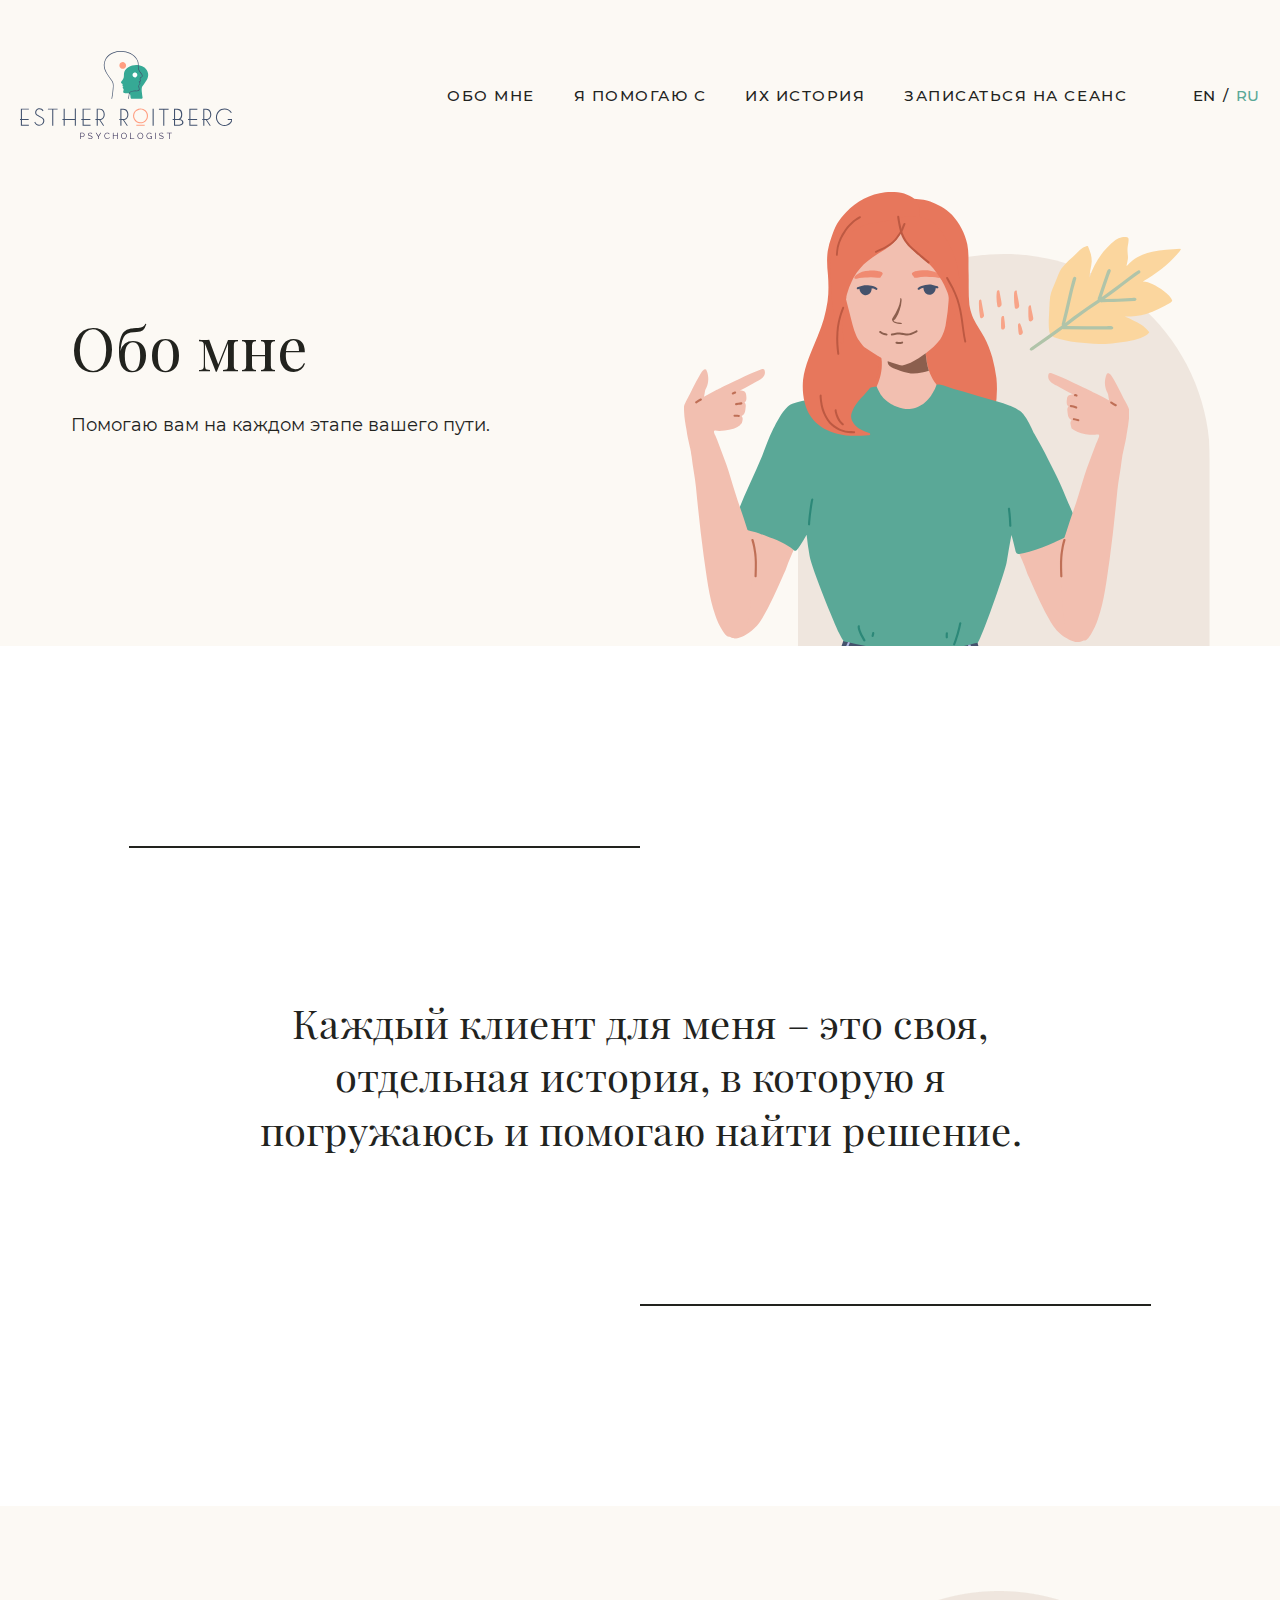
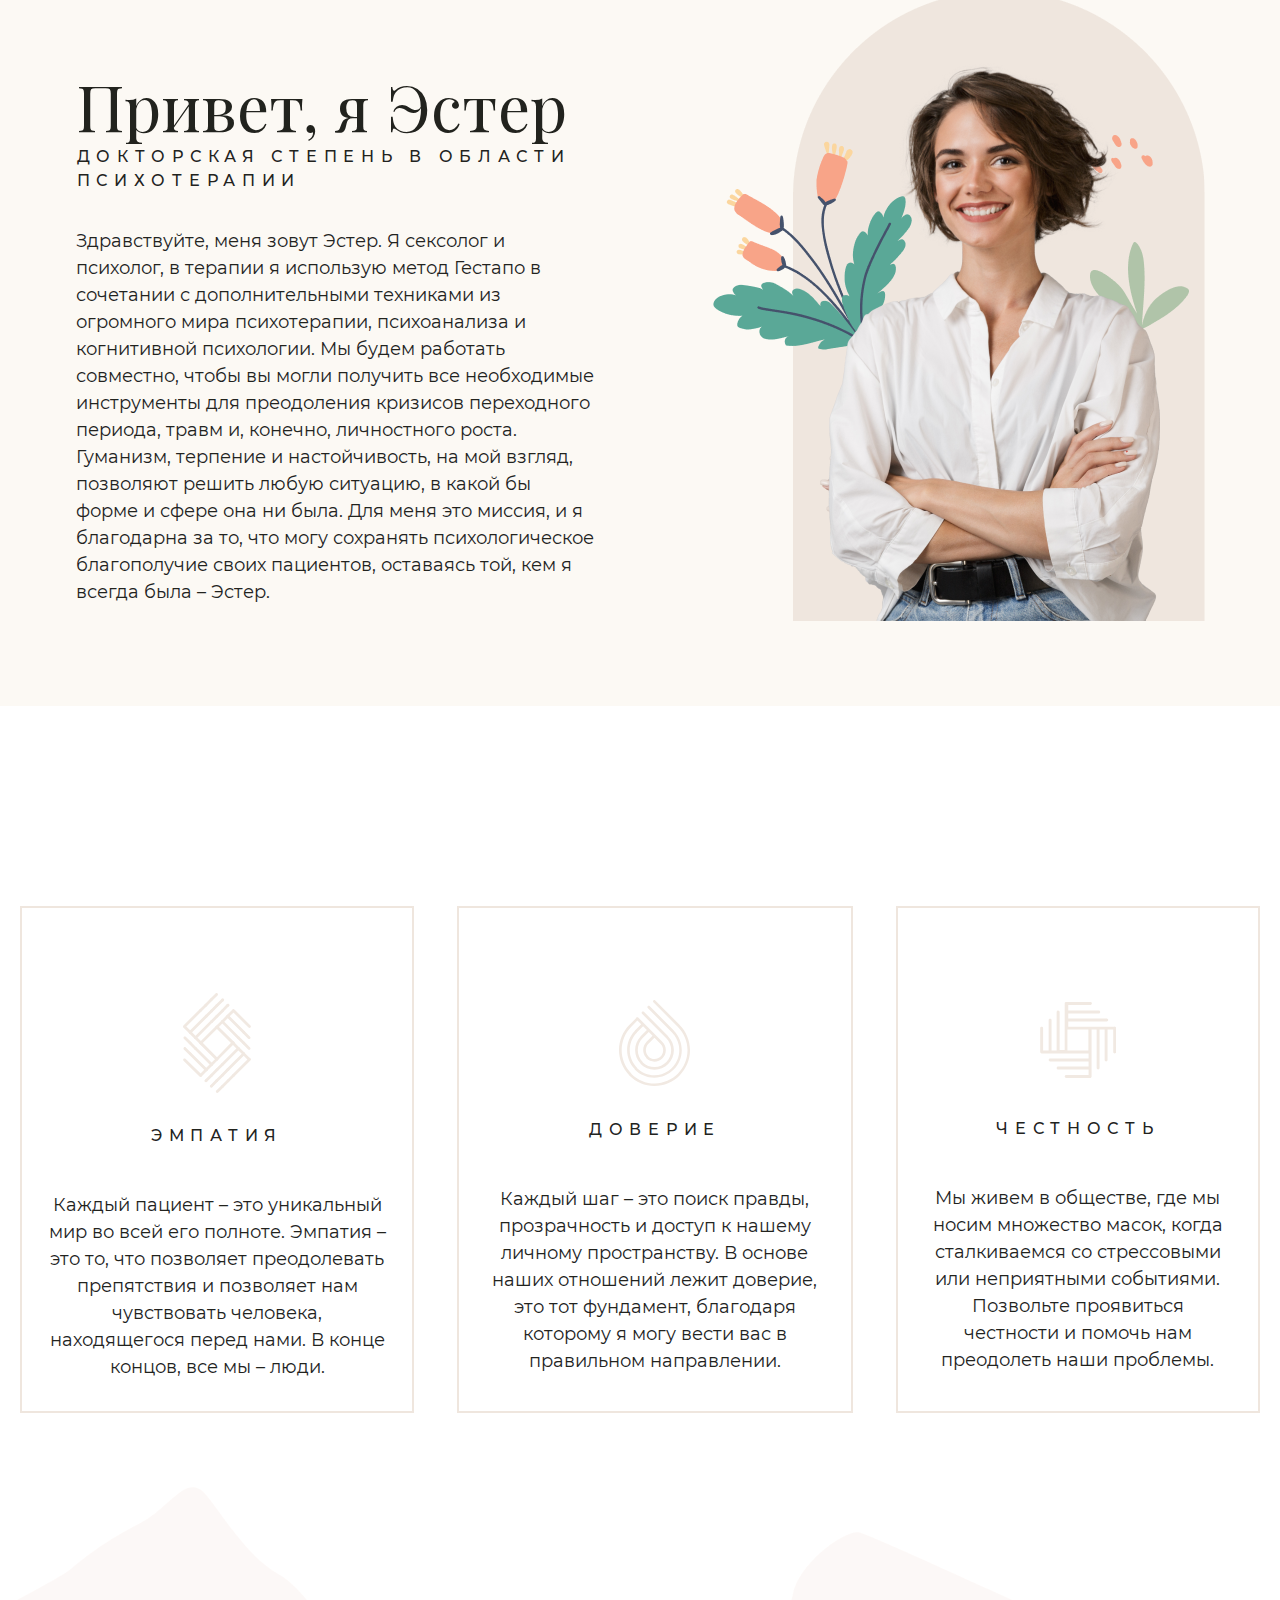
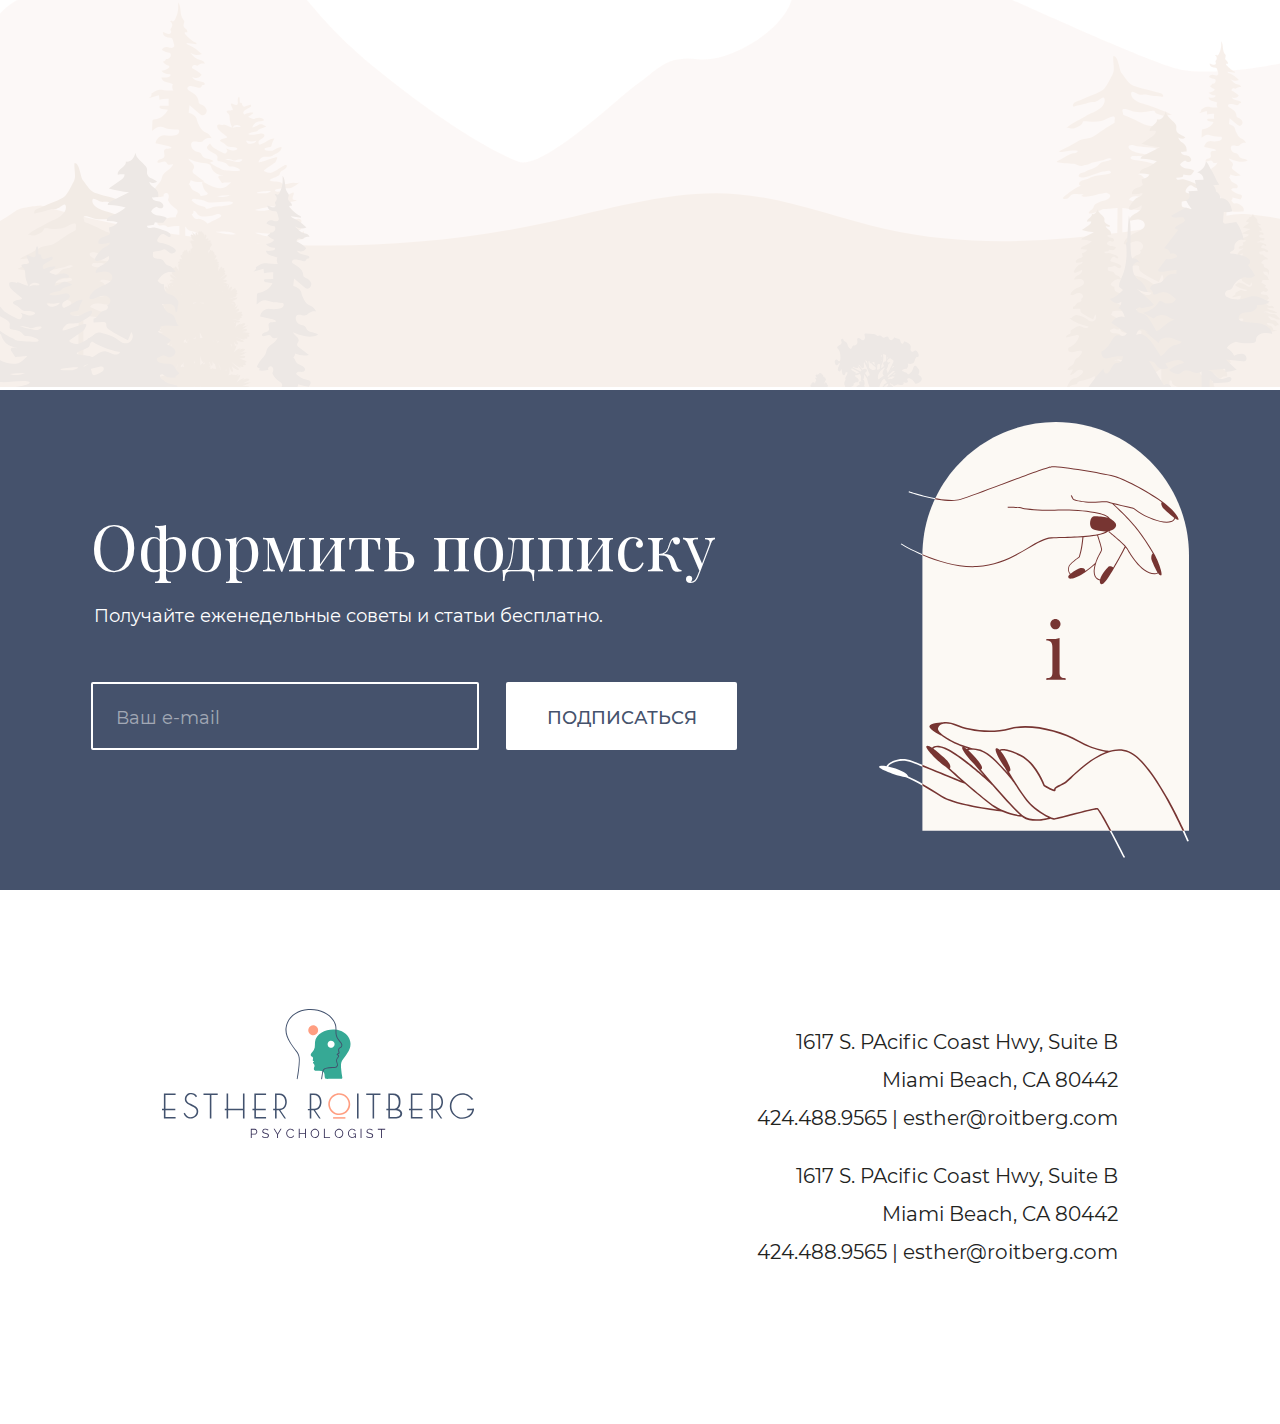
<file: ru/about.html>
<!DOCTYPE html>
<html lang="ru">

<head>
  <meta charset="utf-8">
  <meta http-equiv="X-UA-Compatible" content="IE=edge">
  <meta name="viewport" content="width=device-width, initial-scale=1, minimum-scale=1, maximum-scale=1">
  <link rel="icon" href="../img/favicon.ico" type="images/x-icon">
  <title>ESTHER</title>
  <link rel="stylesheet" href="../css/fonts.css">
  <link rel="stylesheet" href="../css/all.css">
</head>

<body>
  <div class="wrapper ru">
    <div class="content" id="about">
      <header class="header">
        <div class="container">
          <div class="header-holder">
            <strong class="logo">
              <a href="index.html">logo</a>
            </strong>
            <div class="header-holder-block">
              <div class="trunslucent-string"></div>
              <div class="header-holder-block-wrapper">
                <strong class="logo">
                  <a href="index.html">logo</a>
                </strong>
                <ul class="header-holder-list">
                  <li><a href="about.html">обо мне</a></li>
                  <li><a href="services.html">я помогаю с</a></li>
                  <li><a href="success-stories.html">их история</a></li>
                  <li><a href="book.html">записаться на сеанс</a></li>
                  <div id="marker1"></div>
                </ul>
                <ul class="language-switcher">
                  <li>
                    <a href="../index.html">en</a>
                  </li>
                  <span>/</span>
                  <li>
                    <a href="#" class="active-language">ru</a>
                  </li>
                </ul>
              </div>
            </div>
            <a href="#" class="trigger-menu">
              open main navigation
              <span></span>
              <span></span>
              <span></span>
            </a>
          </div>
        </div>
      </header>
      <main id="main">
        <section class="top-section">
          <div class="container">
            <div class="container-row">
              <div class="container-content">
                <h1>Обо мне</h1>
                <p>Помогаю вам на каждом этапе вашего пути.</p>
              </div>
              <div class="container-image">
                <img src="../img/girl-leaf.svg" alt="girl-leaf">
              </div>
            </div>
          </div>
        </section>
        <section class="about-quote-section">
          <div class="container">
            <p>Каждый клиент для меня – это своя, отдельная история, в которую я погружаюсь и помогаю найти решение.
            </p>
          </div>
        </section>
        <section class="esther">
          <div class="container">
            <div class="container-row">
              <div class="container-content">
                <h2>Привет, я Эстер</h2>
                <h3>Докторская степень в области психотерапии</h3>
                <p>Здравствуйте, меня зовут Эстер. Я сексолог и психолог, в терапии я использую метод Гестапо в сочетании с дополнительными техниками из огромного мира психотерапии, психоанализа и когнитивной психологии. Мы будем работать совместно, чтобы вы могли получить все необходимые инструменты для преодоления кризисов переходного периода, травм и, конечно, личностного роста. Гуманизм, терпение и настойчивость, на мой взгляд, позволяют решить любую ситуацию, в какой бы форме и сфере она ни была. Для меня это миссия, и я благодарна за то, что могу сохранять психологическое благополучие своих пациентов, оставаясь той, кем я всегда была – Эстер.</p>
              </div>
              <div class="container-image">
                <img src="../img/Esther-bg.png" alt="Esther-bg">
              </div>
            </div>
          </div>
        </section>
        <section class="about-services">
          <div class="container">
            <div class="container-row">
              <div class="about-services-block">
                <div class="about-services-block-image">
                  <svg width="68" height="100" viewBox="0 0 68 100" fill="none" xmlns="http://www.w3.org/2000/svg">
                    <g id="Group 53">
                      <g id="Frame" clip-path="url(#clip0_40_832)">
                        <path id="Vector" d="M66.5205 34.9815C66.1436 34.9664 65.7862 34.81 65.5193 34.5434L49.4367 18.5234C49.1904 18.2481 49.0542 17.8916 49.0542 17.5222C49.0542 17.1527 49.1904 16.7963 49.4367 16.5209C49.5654 16.3846 49.7205 16.2759 49.8927 16.2017C50.0649 16.1274 50.2504 16.0891 50.4379 16.0891C50.6254 16.0891 50.8109 16.1274 50.9831 16.2017C51.1553 16.2759 51.3105 16.3846 51.4392 16.5209L67.4592 32.6035C67.5939 32.7267 67.7015 32.8765 67.7751 33.0435C67.8487 33.2105 67.8867 33.391 67.8867 33.5735C67.8867 33.756 67.8487 33.9365 67.7751 34.1035C67.7015 34.2705 67.5939 34.4203 67.4592 34.5434C67.2115 34.8009 66.8769 34.957 66.5205 34.9815Z" fill="#F1E9E2"/>
                        <path id="Vector_2" d="M17.5225 83.9175C17.155 83.9139 16.8005 83.781 16.5212 83.5421L0.501192 67.6472C0.278958 67.3835 0.163818 67.046 0.178495 66.7014C0.193171 66.3569 0.336639 66.0304 0.580494 65.7865C0.824349 65.5427 1.1508 65.3992 1.49535 65.3845C1.8399 65.3699 2.17744 65.485 2.44115 65.7073L18.7115 81.5396C18.8478 81.6683 18.9565 81.8235 19.0307 81.9956C19.105 82.1678 19.1433 82.3533 19.1433 82.5408C19.1433 82.7283 19.105 82.9138 19.0307 83.086C18.9565 83.2582 18.8478 83.4134 18.7115 83.5421C18.5496 83.6828 18.3605 83.7888 18.156 83.8534C17.9514 83.918 17.7358 83.9398 17.5225 83.9175Z" fill="#F1E9E2"/>
                        <path id="Vector_3" d="M44.9924 89.299C44.8038 89.3021 44.6169 89.2646 44.4441 89.189C44.2713 89.1134 44.1169 89.0015 43.9912 88.8609C43.7493 88.5958 43.6152 88.2499 43.6152 87.891C43.6152 87.5321 43.7493 87.1862 43.9912 86.921L49.3729 81.5393C49.496 81.4046 49.6459 81.297 49.8129 81.2234C49.9798 81.1498 50.1604 81.1118 50.3429 81.1118C50.5253 81.1118 50.7059 81.1498 50.8728 81.2234C51.0398 81.297 51.1897 81.4046 51.3128 81.5393C51.4492 81.668 51.5578 81.8232 51.6321 81.9954C51.7063 82.1675 51.7446 82.3531 51.7446 82.5406C51.7446 82.7281 51.7063 82.9136 51.6321 83.0857C51.5578 83.2579 51.4492 83.4131 51.3128 83.5418L45.9937 88.8609C45.868 89.0015 45.7135 89.1134 45.5407 89.189C45.368 89.2646 45.1809 89.3021 44.9924 89.299Z" fill="#F1E9E2"/>
                        <path id="Vector_4" d="M34.2304 100C33.8812 99.9985 33.5457 99.8643 33.2917 99.6246C33.1553 99.4959 33.0467 99.3407 32.9724 99.1686C32.8982 98.9964 32.8599 98.8109 32.8599 98.6234C32.8599 98.4359 32.8982 98.2504 32.9724 98.0782C33.0467 97.906 33.1553 97.7508 33.2917 97.6221L38.6734 92.303C38.9371 92.0807 39.2746 91.9656 39.6192 91.9803C39.9637 91.9949 40.2902 92.1384 40.5341 92.3822C40.7779 92.6261 40.9214 92.9526 40.9361 93.2971C40.9508 93.6417 40.8356 93.9792 40.6133 94.2429L35.2316 99.6246C34.9585 99.8737 34.6 100.008 34.2304 100Z" fill="#F1E9E2"/>
                        <path id="Vector_5" d="M39.6127 94.6812C39.2563 94.6568 38.9218 94.5006 38.6741 94.2432C38.5394 94.1201 38.4318 93.9702 38.3582 93.8032C38.2846 93.6362 38.2466 93.4557 38.2466 93.2732C38.2466 93.0907 38.2846 92.9102 38.3582 92.7432C38.4318 92.5762 38.5394 92.4264 38.6741 92.3033L43.9932 86.9216C44.1219 86.7852 44.2771 86.6766 44.4493 86.6023C44.6214 86.528 44.8069 86.4897 44.9944 86.4897C45.1819 86.4897 45.3675 86.528 45.5397 86.6023C45.7118 86.6766 45.867 86.7852 45.9957 86.9216C46.2376 87.1867 46.3717 87.5326 46.3717 87.8915C46.3717 88.2504 46.2376 88.5963 45.9957 88.8615L40.614 94.2432C40.3471 94.5098 39.9896 94.6662 39.6127 94.6812Z" fill="#F1E9E2"/>
                        <path id="Vector_6" d="M50.3745 83.9173C50.0049 83.9253 49.6464 83.7909 49.3732 83.5418C49.2369 83.4131 49.1282 83.2579 49.054 83.0857C48.9797 82.9136 48.9414 82.7281 48.9414 82.5406C48.9414 82.3531 48.9797 82.1675 49.054 81.9954C49.1282 81.8232 49.2369 81.668 49.3732 81.5393L65.4558 65.5193C65.7196 65.297 66.057 65.1819 66.4016 65.1966C66.7461 65.2112 67.0726 65.3547 67.3165 65.5985C67.5604 65.8424 67.7038 66.1689 67.7185 66.5134C67.7332 66.858 67.618 67.1955 67.3958 67.4592L51.3132 83.5418C51.0592 83.7815 50.7237 83.9157 50.3745 83.9173Z" fill="#F1E9E2"/>
                        <path id="Vector_7" d="M28.1606 8.13504C27.8114 8.13345 27.4759 7.99923 27.2219 7.75956C27.0872 7.63643 26.9797 7.48658 26.9061 7.31958C26.8325 7.15258 26.7944 6.9721 26.7944 6.7896C26.7944 6.60711 26.8325 6.4266 26.9061 6.25961C26.9797 6.09261 27.0872 5.94276 27.2219 5.81963L32.5411 0.437895C32.6698 0.30153 32.8249 0.192911 32.9971 0.118659C33.1693 0.0444058 33.3548 0.00610352 33.5423 0.00610352C33.7298 0.00610352 33.9154 0.0444058 34.0875 0.118659C34.2597 0.192911 34.4149 0.30153 34.5436 0.437895C34.6783 0.561026 34.7858 0.710876 34.8594 0.877874C34.933 1.04487 34.9711 1.22537 34.9711 1.40787C34.9711 1.59037 34.933 1.77087 34.8594 1.93787C34.7858 2.10487 34.6783 2.2547 34.5436 2.37783L29.1618 7.75956C28.8887 8.00865 28.5302 8.14311 28.1606 8.13504Z" fill="#F1E9E2"/>
                        <path id="Vector_8" d="M17.4594 18.8988C17.0898 18.9069 16.7313 18.7724 16.4582 18.5233C16.3218 18.3947 16.2132 18.2395 16.1389 18.0673C16.0646 17.8951 16.0264 17.7096 16.0264 17.5221C16.0264 17.3346 16.0646 17.1491 16.1389 16.9769C16.2132 16.8047 16.3218 16.6495 16.4582 16.5208L21.8399 11.1391C22.105 10.8973 22.451 10.7632 22.8098 10.7632C23.1687 10.7632 23.5147 10.8973 23.7798 11.1391C23.9162 11.2678 24.0248 11.423 24.0991 11.5952C24.1733 11.7673 24.2116 11.9529 24.2116 12.1404C24.2116 12.3279 24.1733 12.5134 24.0991 12.6855C24.0248 12.8577 23.9162 13.0129 23.7798 13.1416L18.3981 18.5233C18.1441 18.763 17.8086 18.8972 17.4594 18.8988Z" fill="#F1E9E2"/>
                        <path id="Vector_9" d="M22.8403 13.5164C22.4707 13.5245 22.1122 13.3901 21.839 13.141C21.7027 13.0123 21.594 12.8571 21.5198 12.6849C21.4455 12.5128 21.4072 12.3272 21.4072 12.1397C21.4072 11.9522 21.4455 11.7667 21.5198 11.5945C21.594 11.4224 21.7027 11.2672 21.839 11.1385L27.2207 5.81933C27.4845 5.5971 27.8219 5.48193 28.1665 5.49661C28.511 5.51129 28.8375 5.65473 29.0814 5.89859C29.3253 6.14244 29.4687 6.46894 29.4834 6.81349C29.4981 7.15804 29.3829 7.49556 29.1607 7.75926L23.7789 13.141C23.525 13.3807 23.1895 13.5149 22.8403 13.5164Z" fill="#F1E9E2"/>
                        <path id="Vector_10" d="M1.37545 34.9818C1.01904 34.9574 0.684455 34.8012 0.436772 34.5438C0.30207 34.4207 0.194503 34.2708 0.120901 34.1038C0.0472995 33.9368 0.00927734 33.7563 0.00927734 33.5738C0.00927734 33.3913 0.0472995 33.2108 0.120901 33.0438C0.194503 32.8768 0.30207 32.727 0.436772 32.6039L16.4568 16.5213C16.5799 16.3866 16.7297 16.279 16.8967 16.2054C17.0637 16.1318 17.2442 16.0938 17.4267 16.0938C17.6092 16.0938 17.7897 16.1318 17.9567 16.2054C18.1237 16.279 18.2736 16.3866 18.3967 16.5213C18.5331 16.65 18.6417 16.8051 18.716 16.9773C18.7902 17.1495 18.8285 17.335 18.8285 17.5225C18.8285 17.71 18.7902 17.8955 18.716 18.0677C18.6417 18.2399 18.5331 18.3951 18.3967 18.5238L2.37668 34.5438C2.10979 34.8104 1.75237 34.9667 1.37545 34.9818Z" fill="#F1E9E2"/>
                        <path id="Vector_11" d="M60.7011 40.7377C60.5217 40.7402 60.3441 40.7021 60.1816 40.6262C60.019 40.5504 59.8757 40.4387 59.7624 40.2996L43.7424 24.2796C43.5507 24.0025 43.4623 23.6669 43.4927 23.3313C43.523 22.9957 43.6701 22.6813 43.9084 22.4431C44.1466 22.2048 44.461 22.0577 44.7966 22.0273C45.1322 21.997 45.4678 22.0854 45.7449 22.2771L61.7649 38.3597C61.8996 38.4828 62.0072 38.6327 62.0808 38.7997C62.1544 38.9667 62.1924 39.1472 62.1924 39.3297C62.1924 39.5122 62.1544 39.6927 62.0808 39.8597C62.0072 40.0267 61.8996 40.1765 61.7649 40.2996C61.6356 40.4524 61.4714 40.5719 61.2863 40.6481C61.1012 40.7244 60.9005 40.7551 60.7011 40.7377Z" fill="#F1E9E2"/>
                        <path id="Vector_12" d="M66.0814 46.057C65.7322 46.0554 65.3966 45.9212 65.1427 45.6815L59.761 40.2998C59.5387 40.0361 59.4236 39.6986 59.4383 39.354C59.4529 39.0095 59.5964 38.683 59.8402 38.4391C60.0841 38.1953 60.4106 38.0518 60.7551 38.0371C61.0997 38.0225 61.4372 38.1376 61.7009 38.3599L67.0826 43.7416C67.2174 43.8647 67.3249 44.0145 67.3985 44.1815C67.4721 44.3485 67.5101 44.529 67.5101 44.7115C67.5101 44.894 67.4721 45.0745 67.3985 45.2415C67.3249 45.4085 67.2174 45.5584 67.0826 45.6815C66.8095 45.9306 66.451 46.065 66.0814 46.057Z" fill="#F1E9E2"/>
                        <path id="Vector_13" d="M60.7005 51.4393C60.3513 51.4377 60.0158 51.3035 59.7618 51.0638L54.3801 45.6821C54.1579 45.4184 54.0427 45.0809 54.0574 44.7363C54.0721 44.3918 54.2155 44.0653 54.4594 43.8214C54.7032 43.5776 55.0297 43.4341 55.3743 43.4195C55.7188 43.4048 56.0563 43.5199 56.3201 43.7422L61.7018 49.0613C61.8382 49.19 61.9468 49.3452 62.021 49.5174C62.0953 49.6896 62.1336 49.8751 62.1336 50.0626C62.1336 50.2501 62.0953 50.4356 62.021 50.6078C61.9468 50.78 61.8382 50.9351 61.7018 51.0638C61.4286 51.3129 61.0701 51.4474 60.7005 51.4393Z" fill="#F1E9E2"/>
                        <path id="Vector_14" d="M66.0823 56.8217C65.9029 56.8242 65.7253 56.7861 65.5627 56.7102C65.4002 56.6344 65.2569 56.5227 65.1436 56.3836L59.7619 51.0645C59.6255 50.9358 59.5169 50.7806 59.4426 50.6084C59.3684 50.4363 59.3301 50.2507 59.3301 50.0632C59.3301 49.8757 59.3684 49.6902 59.4426 49.518C59.5169 49.3459 59.6255 49.1907 59.7619 49.062C60.027 48.8201 60.3729 48.686 60.7318 48.686C61.0907 48.686 61.4367 48.8201 61.7018 49.062L67.0836 54.4437C67.2183 54.5668 67.3258 54.7167 67.3994 54.8837C67.473 55.0507 67.5111 55.2312 67.5111 55.4137C67.5111 55.5962 67.473 55.7767 67.3994 55.9437C67.3258 56.1107 67.2183 56.2605 67.0836 56.3836C66.9607 56.5276 66.8067 56.6418 66.6332 56.7177C66.4598 56.7936 66.2714 56.8291 66.0823 56.8217Z" fill="#F1E9E2"/>
                        <path id="Vector_15" d="M55.3809 46.0572C55.0113 46.0652 54.6528 45.9308 54.3796 45.6817L38.3596 29.5991C38.1374 29.3354 38.0222 28.9979 38.0369 28.6533C38.0516 28.3088 38.195 27.9823 38.4389 27.7384C38.6827 27.4946 39.0092 27.3511 39.3538 27.3365C39.6983 27.3218 40.0358 27.4369 40.2995 27.6592L56.257 43.7418C56.3917 43.8649 56.4993 44.0147 56.5729 44.1817C56.6465 44.3487 56.6845 44.5292 56.6845 44.7117C56.6845 44.8942 56.6465 45.0747 56.5729 45.2417C56.4993 45.4087 56.3917 45.5586 56.257 45.6817C56.019 45.9072 55.7083 46.0403 55.3809 46.0572Z" fill="#F1E9E2"/>
                        <path id="Vector_16" d="M66.3951 67.6477C66.0387 67.6232 65.7041 67.4671 65.4565 67.2096H65.081C64.8392 66.9445 64.7051 66.5986 64.7051 66.2397C64.7051 65.8808 64.8392 65.5349 65.081 65.2697C65.2097 65.1333 65.3649 65.0247 65.5371 64.9504C65.7092 64.8762 65.8947 64.8379 66.0822 64.8379C66.2697 64.8379 66.4552 64.8762 66.6274 64.9504C66.7996 65.0247 66.9548 65.1333 67.0835 65.2697C67.2182 65.3928 67.3258 65.5427 67.3994 65.7097C67.473 65.8767 67.511 66.0572 67.511 66.2397C67.511 66.4222 67.473 66.6027 67.3994 66.7697C67.3258 66.9367 67.2182 67.0865 67.0835 67.2096C66.8989 67.4164 66.6606 67.568 66.3951 67.6477Z" fill="#F1E9E2"/>
                        <path id="Vector_17" d="M66.0814 67.6476C65.7095 67.6121 65.3587 67.4586 65.0801 67.2096L59.761 61.8279C59.5387 61.5642 59.4236 61.2266 59.4383 60.8821C59.4529 60.5375 59.5964 60.2111 59.8402 59.9672C60.0841 59.7234 60.4106 59.5799 60.7551 59.5652C61.0997 59.5505 61.4372 59.6657 61.7009 59.8879L67.0826 65.2697C67.2174 65.3928 67.3249 65.5426 67.3985 65.7096C67.4721 65.8766 67.5101 66.0571 67.5101 66.2396C67.5101 66.4221 67.4721 66.6026 67.3985 66.7696C67.3249 66.9366 67.2174 67.0865 67.0826 67.2096C66.8158 67.4762 66.4583 67.6326 66.0814 67.6476Z" fill="#F1E9E2"/>
                        <path id="Vector_18" d="M50 51.4395C49.6304 51.4476 49.2719 51.3131 48.9987 51.064L32.9787 34.9814C32.7565 34.7177 32.6414 34.3802 32.656 34.0357C32.6707 33.6911 32.8141 33.3646 33.058 33.1208C33.3018 32.8769 33.6283 32.7335 33.9729 32.7188C34.3174 32.7041 34.6549 32.8193 34.9186 33.0415L51.0013 48.8738C51.2476 49.1492 51.3837 49.5056 51.3837 49.8751C51.3837 50.2445 51.2476 50.601 51.0013 50.8763C50.7436 51.1752 50.3893 51.3745 50 51.4395Z" fill="#F1E9E2"/>
                        <path id="Vector_19" d="M55.3832 56.8206C55.0136 56.8287 54.655 56.6942 54.3819 56.4451L49.0002 51.0634C48.8638 50.9347 48.7552 50.7795 48.6809 50.6073C48.6067 50.4352 48.5684 50.2496 48.5684 50.0621C48.5684 49.8746 48.6067 49.6891 48.6809 49.517C48.7552 49.3448 48.8638 49.1896 49.0002 49.0609C49.2755 48.8146 49.632 48.6785 50.0014 48.6785C50.3709 48.6785 50.7273 48.8146 51.0027 49.0609L56.3218 54.4426C56.4582 54.5713 56.5668 54.7265 56.6411 54.8987C56.7153 55.0709 56.7536 55.2564 56.7536 55.4439C56.7536 55.6314 56.7153 55.8169 56.6411 55.9891C56.5668 56.1613 56.4582 56.3164 56.3218 56.4451C56.0679 56.6848 55.7323 56.819 55.3832 56.8206Z" fill="#F1E9E2"/>
                        <path id="Vector_20" d="M60.7014 62.2021C60.522 62.2046 60.3444 62.1665 60.1819 62.0907C60.0193 62.0148 59.876 61.9032 59.7627 61.7641L54.381 56.4449C54.2446 56.3162 54.136 56.161 54.0617 55.9888C53.9875 55.8167 53.9492 55.6311 53.9492 55.4436C53.9492 55.2561 53.9875 55.0706 54.0617 54.8985C54.136 54.7263 54.2446 54.5711 54.381 54.4424C54.5041 54.3077 54.654 54.2001 54.821 54.1265C54.988 54.0529 55.1685 54.0149 55.351 54.0149C55.5335 54.0149 55.714 54.0529 55.881 54.1265C56.048 54.2001 56.1978 54.3077 56.321 54.4424L61.7027 59.8241C61.8374 59.9473 61.945 60.0971 62.0186 60.2641C62.0922 60.4311 62.1302 60.6116 62.1302 60.7941C62.1302 60.9766 62.0922 61.1571 62.0186 61.3241C61.945 61.4911 61.8374 61.6409 61.7027 61.7641C61.5798 61.908 61.4258 62.0223 61.2524 62.0981C61.0789 62.174 60.8906 62.2096 60.7014 62.2021Z" fill="#F1E9E2"/>
                        <path id="Vector_21" d="M7.19781 40.739C7.00866 40.7465 6.82023 40.7109 6.64681 40.6351C6.47338 40.5592 6.31944 40.445 6.19654 40.301C6.06184 40.1779 5.95427 40.028 5.88067 39.861C5.80707 39.694 5.76904 39.5135 5.76904 39.331C5.76904 39.1485 5.80707 38.968 5.88067 38.801C5.95427 38.634 6.06184 38.4842 6.19654 38.3611L22.2165 22.2784C22.3365 22.105 22.4931 21.9601 22.6753 21.8539C22.8574 21.7477 23.0607 21.6828 23.2707 21.6638C23.4807 21.6448 23.6924 21.6722 23.8906 21.7441C24.0889 21.8159 24.2689 21.9304 24.418 22.0795C24.5671 22.2286 24.6816 22.4087 24.7534 22.6069C24.8253 22.8052 24.8527 23.0168 24.8337 23.2268C24.8147 23.4368 24.7498 23.6401 24.6436 23.8222C24.5374 24.0044 24.3925 24.161 24.219 24.281L8.13645 40.301C8.02317 40.4401 7.87991 40.5517 7.71736 40.6276C7.5548 40.7035 7.37718 40.7416 7.19781 40.739Z" fill="#F1E9E2"/>
                        <path id="Vector_22" d="M33.9174 13.955C33.7381 13.9575 33.5605 13.9194 33.3979 13.8436C33.2353 13.7677 33.092 13.656 32.9788 13.5169C32.8441 13.3938 32.7365 13.244 32.6629 13.077C32.5893 12.91 32.5513 12.7295 32.5513 12.547C32.5513 12.3645 32.5893 12.184 32.6629 12.017C32.7365 11.85 32.8441 11.7002 32.9788 11.577L38.3605 6.19531C38.6242 5.97307 38.9617 5.85791 39.3062 5.87259C39.6508 5.88726 39.9773 6.03071 40.2212 6.27456C40.465 6.51842 40.6085 6.84492 40.6232 7.18947C40.6378 7.53402 40.5226 7.87153 40.3004 8.13524L34.9187 13.5169C34.7958 13.6609 34.6418 13.7752 34.4684 13.851C34.295 13.9269 34.1066 13.9625 33.9174 13.955Z" fill="#F1E9E2"/>
                        <path id="Vector_23" d="M23.2175 24.6557C22.937 24.6674 22.6597 24.5931 22.4226 24.4427C22.1855 24.2924 22 24.0731 21.8911 23.8144C21.7821 23.5556 21.7549 23.2698 21.813 22.9951C21.8712 22.7204 22.0118 22.4701 22.2163 22.2777L27.598 16.896C27.8632 16.6541 28.2091 16.52 28.568 16.52C28.9268 16.52 29.2728 16.6541 29.538 16.896C29.6743 17.0246 29.7829 17.1798 29.8572 17.352C29.9314 17.5242 29.9698 17.7097 29.9698 17.8972C29.9698 18.0847 29.9314 18.2702 29.8572 18.4424C29.7829 18.6146 29.6743 18.7698 29.538 18.8985L24.2188 24.2802C23.9395 24.5191 23.585 24.652 23.2175 24.6557Z" fill="#F1E9E2"/>
                        <path id="Vector_24" d="M28.5971 19.2748C28.2275 19.2828 27.869 19.1484 27.5959 18.8993C27.4595 18.7706 27.3508 18.6154 27.2766 18.4432C27.2023 18.2711 27.1641 18.0855 27.1641 17.898C27.1641 17.7105 27.2023 17.525 27.2766 17.3529C27.3508 17.1807 27.4595 17.0255 27.5959 16.8968L32.9776 11.5777C33.2413 11.3554 33.5788 11.2402 33.9234 11.2549C34.2679 11.2696 34.5944 11.4131 34.8382 11.6569C35.0821 11.9008 35.2256 12.2273 35.2402 12.5718C35.2549 12.9164 35.1397 13.2539 34.9175 13.5176L29.5358 18.8993C29.2819 19.139 28.9463 19.2732 28.5971 19.2748Z" fill="#F1E9E2"/>
                        <path id="Vector_25" d="M39.2979 8.57382C39.1185 8.57635 38.9409 8.53825 38.7783 8.46239C38.6158 8.38653 38.4725 8.27487 38.3592 8.13577C38.1031 7.87788 37.9595 7.5292 37.9595 7.1658C37.9595 6.80239 38.1031 6.45373 38.3592 6.19584L38.7972 5.82036C39.0551 5.56433 39.4038 5.42065 39.7672 5.42065C40.1306 5.42065 40.4792 5.56433 40.7371 5.82036C40.8735 5.94905 40.9821 6.10426 41.0564 6.27643C41.1306 6.4486 41.169 6.63411 41.169 6.82161C41.169 7.00911 41.1306 7.19465 41.0564 7.36682C40.9821 7.53899 40.8735 7.69417 40.7371 7.82286L40.3617 8.19834C40.2261 8.33984 40.0592 8.44752 39.8745 8.51273C39.6897 8.57795 39.4922 8.59888 39.2979 8.57382Z" fill="#F1E9E2"/>
                        <path id="Vector_26" d="M44.6809 13.9545C44.304 13.9394 43.9465 13.783 43.6796 13.5165C43.4378 13.2513 43.3037 12.9054 43.3037 12.5465C43.3037 12.1876 43.4378 11.8417 43.6796 11.5765L44.1177 11.1385C44.3756 10.8825 44.7242 10.7388 45.0876 10.7388C45.451 10.7388 45.7998 10.8825 46.0576 11.1385C46.1923 11.2616 46.2999 11.4115 46.3735 11.5785C46.4471 11.7455 46.4851 11.926 46.4851 12.1085C46.4851 12.291 46.4471 12.4715 46.3735 12.6385C46.2999 12.8055 46.1923 12.9553 46.0576 13.0784L45.6821 13.4539C45.4181 13.7339 45.0634 13.9113 44.6809 13.9545Z" fill="#F1E9E2"/>
                        <path id="Vector_27" d="M28.5992 30.1003C28.41 30.1077 28.2216 30.0722 28.0482 29.9963C27.8748 29.9205 27.7208 29.8062 27.5979 29.6622C27.4632 29.5391 27.3556 29.3893 27.282 29.2223C27.2084 29.0553 27.1704 28.8748 27.1704 28.6923C27.1704 28.5098 27.2084 28.3293 27.282 28.1623C27.3556 27.9953 27.4632 27.8454 27.5979 27.7223L32.9796 22.3406C33.1028 22.2059 33.2526 22.0983 33.4196 22.0247C33.5866 21.9511 33.7671 21.9131 33.9496 21.9131C34.1321 21.9131 34.3126 21.9511 34.4796 22.0247C34.6466 22.0983 34.7964 22.2059 34.9195 22.3406C35.0559 22.4693 35.1646 22.6245 35.2388 22.7966C35.3131 22.9688 35.3514 23.1543 35.3514 23.3418C35.3514 23.5293 35.3131 23.7149 35.2388 23.887C35.1646 24.0592 35.0559 24.2144 34.9195 24.3431L29.5379 29.6622C29.4246 29.8013 29.2813 29.913 29.1187 29.9889C28.9562 30.0647 28.7786 30.1028 28.5992 30.1003Z" fill="#F1E9E2"/>
                        <path id="Vector_28" d="M39.2992 19.274C38.95 19.2724 38.6145 19.1382 38.3605 18.8986C38.2241 18.7699 38.1155 18.6147 38.0412 18.4425C37.967 18.2703 37.9287 18.0848 37.9287 17.8973C37.9287 17.7098 37.967 17.5243 38.0412 17.3521C38.1155 17.1799 38.2241 17.0247 38.3605 16.8961L43.7422 11.3266C43.8709 11.1902 44.0261 11.0816 44.1983 11.0073C44.3705 10.9331 44.556 10.8948 44.7435 10.8948C44.931 10.8948 45.1165 10.9331 45.2887 11.0073C45.4609 11.0816 45.616 11.1902 45.7447 11.3266C45.9866 11.5917 46.1207 11.9377 46.1207 12.2965C46.1207 12.6554 45.9866 13.0014 45.7447 13.2665L40.363 18.6482C40.2432 18.8249 40.0856 18.9727 39.9016 19.081C39.7176 19.1892 39.5118 19.2551 39.2992 19.274Z" fill="#F1E9E2"/>
                        <path id="Vector_29" d="M33.9183 24.6557C33.5691 24.6541 33.2336 24.5199 32.9796 24.2802C32.8433 24.1515 32.7346 23.9963 32.6604 23.8241C32.5861 23.652 32.5479 23.4664 32.5479 23.2789C32.5479 23.0914 32.5861 22.9059 32.6604 22.7337C32.7346 22.5616 32.8433 22.4064 32.9796 22.2777L38.3614 16.896C38.6265 16.6541 38.9724 16.52 39.3313 16.52C39.6902 16.52 40.0361 16.6541 40.3013 16.896C40.4376 17.0246 40.5463 17.1798 40.6205 17.352C40.6948 17.5242 40.7331 17.7097 40.7331 17.8972C40.7331 18.0847 40.6948 18.2702 40.6205 18.4424C40.5463 18.6146 40.4376 18.7698 40.3013 18.8985L34.9196 24.2802C34.6464 24.5293 34.2879 24.6637 33.9183 24.6557Z" fill="#F1E9E2"/>
                        <path id="Vector_30" d="M12.4516 46.0572C12.1024 46.0556 11.7669 45.9214 11.5129 45.6817C11.3782 45.5586 11.2707 45.4087 11.1971 45.2417C11.1235 45.0747 11.0854 44.8942 11.0854 44.7117C11.0854 44.5292 11.1235 44.3487 11.1971 44.1817C11.2707 44.0147 11.3782 43.8649 11.5129 43.7418L27.533 27.6592C27.7967 27.4369 28.1342 27.3218 28.4788 27.3365C28.8233 27.3511 29.1498 27.4946 29.3937 27.7384C29.6375 27.9823 29.7809 28.3088 29.7956 28.6533C29.8103 28.9979 29.6951 29.3354 29.4729 29.5991L13.4529 45.6817C13.1798 45.9308 12.8212 46.0652 12.4516 46.0572Z" fill="#F1E9E2"/>
                        <path id="Vector_31" d="M39.2983 30.1007C39.1189 30.1032 38.9413 30.0651 38.7788 29.9892C38.6162 29.9134 38.4729 29.8017 38.3596 29.6626C38.2249 29.5395 38.1174 29.3896 38.0438 29.2226C37.9702 29.0556 37.9321 28.8752 37.9321 28.6927C37.9321 28.5102 37.9702 28.3297 38.0438 28.1627C38.1174 27.9957 38.2249 27.8458 38.3596 27.7227L43.6788 22.3409C43.7987 22.1675 43.9553 22.0226 44.1375 21.9164C44.3196 21.8102 44.5229 21.7453 44.7329 21.7263C44.9429 21.7073 45.1545 21.7347 45.3528 21.8066C45.551 21.8784 45.7311 21.9929 45.8802 22.142C46.0293 22.2911 46.1438 22.4712 46.2157 22.6694C46.2875 22.8677 46.3149 23.0793 46.2959 23.2893C46.2769 23.4993 46.2121 23.7026 46.1059 23.8848C45.9996 24.0669 45.8547 24.2235 45.6813 24.3435L40.2995 29.6626C40.1766 29.8066 40.0227 29.9208 39.8493 29.9967C39.6758 30.0726 39.4875 30.1081 39.2983 30.1007Z" fill="#F1E9E2"/>
                        <path id="Vector_32" d="M33.9174 35.4189C33.7381 35.4214 33.5605 35.3833 33.3979 35.3075C33.2353 35.2316 33.092 35.1199 32.9788 34.9808C32.8441 34.8577 32.7365 34.7079 32.6629 34.5409C32.5893 34.3739 32.5513 34.1934 32.5513 34.0109C32.5513 33.8284 32.5893 33.6479 32.6629 33.4809C32.7365 33.3139 32.8441 33.164 32.9788 33.0409L38.3605 27.6592C38.6242 27.4369 38.9617 27.3218 39.3062 27.3365C39.6508 27.3511 39.9773 27.4946 40.2212 27.7384C40.465 27.9823 40.6085 28.3088 40.6232 28.6533C40.6378 28.9979 40.5226 29.3354 40.3004 29.5991L34.9187 34.9808C34.7958 35.1248 34.6418 35.239 34.4684 35.3149C34.295 35.3908 34.1066 35.4263 33.9174 35.4189Z" fill="#F1E9E2"/>
                        <path id="Vector_33" d="M44.68 24.6559C44.3994 24.6677 44.1221 24.5934 43.885 24.443C43.6479 24.2927 43.4624 24.0734 43.3535 23.8147C43.2445 23.5559 43.2173 23.27 43.2754 22.9954C43.3336 22.7207 43.4742 22.4704 43.6787 22.278L49.0604 16.8962C49.3375 16.7045 49.6731 16.6161 50.0087 16.6465C50.3443 16.6768 50.6587 16.8239 50.897 17.0622C51.1352 17.3005 51.2824 17.6148 51.3127 17.9504C51.343 18.286 51.2546 18.6216 51.0629 18.8987L45.6812 24.2805C45.4019 24.5193 45.0474 24.6523 44.68 24.6559Z" fill="#F1E9E2"/>
                        <path id="Vector_34" d="M17.8977 51.4395C17.6172 51.4513 17.3398 51.377 17.1027 51.2266C16.8657 51.0762 16.6802 50.857 16.5713 50.5983C16.4623 50.3395 16.4351 50.0536 16.4932 49.779C16.5513 49.5043 16.692 49.254 16.8964 49.0615L32.9791 33.0415C33.2428 32.8193 33.5803 32.7041 33.9248 32.7188C34.2694 32.7335 34.5959 32.8769 34.8397 33.1208C35.0836 33.3646 35.227 33.6911 35.2417 34.0357C35.2564 34.3802 35.1412 34.7177 34.919 34.9814L18.7112 51.064C18.4825 51.2658 18.1997 51.3964 17.8977 51.4395Z" fill="#F1E9E2"/>
                        <path id="Vector_35" d="M44.68 78.2232C44.3994 78.2349 44.1221 78.1607 43.885 78.0103C43.6479 77.8599 43.4624 77.6407 43.3535 77.3819C43.2445 77.1232 43.2173 76.8373 43.2754 76.5626C43.3336 76.288 43.4742 76.0377 43.6787 75.8452L59.7613 59.8252C60.025 59.603 60.3625 59.4878 60.7071 59.5025C61.0516 59.5171 61.3781 59.6606 61.622 59.9044C61.8658 60.1483 62.0093 60.4748 62.0239 60.8194C62.0386 61.1639 61.9235 61.5014 61.7012 61.7651L45.6812 77.8477C45.4019 78.0866 45.0474 78.2195 44.68 78.2232Z" fill="#F1E9E2"/>
                        <path id="Vector_36" d="M28.5992 94.3686C28.2223 94.3535 27.8648 94.1971 27.5979 93.9305C27.4632 93.8074 27.3556 93.6576 27.282 93.4906C27.2084 93.3236 27.1704 93.1431 27.1704 92.9606C27.1704 92.7781 27.2084 92.5976 27.282 92.4306C27.3556 92.2636 27.4632 92.1137 27.5979 91.9906L32.9796 86.6089C33.2433 86.3866 33.5809 86.2715 33.9254 86.2862C34.27 86.3008 34.5964 86.4443 34.8403 86.6881C35.0841 86.932 35.2276 87.2585 35.2423 87.603C35.257 87.9476 35.1418 88.2851 34.9195 88.5488L29.5379 93.9305C29.2902 94.188 28.9556 94.3441 28.5992 94.3686Z" fill="#F1E9E2"/>
                        <path id="Vector_37" d="M39.2992 83.6038C38.95 83.6022 38.6145 83.468 38.3605 83.2284C38.2241 83.0997 38.1155 82.9445 38.0412 82.7723C37.967 82.6001 37.9287 82.4146 37.9287 82.2271C37.9287 82.0396 37.967 81.8541 38.0412 81.6819C38.1155 81.5097 38.2241 81.3545 38.3605 81.2258L43.6796 75.8441C43.7996 75.6707 43.9562 75.5258 44.1384 75.4196C44.3205 75.3133 44.5238 75.2484 44.7338 75.2295C44.9438 75.2105 45.1554 75.2379 45.3537 75.3098C45.5519 75.3816 45.732 75.4961 45.8811 75.6452C46.0302 75.7943 46.1447 75.9743 46.2165 76.1726C46.2884 76.3708 46.3158 76.5825 46.2968 76.7925C46.2778 77.0025 46.2129 77.2058 46.1067 77.3879C46.0005 77.5701 45.8556 77.7267 45.6821 77.8466L40.3004 83.2284C40.0273 83.4775 39.6688 83.6119 39.2992 83.6038Z" fill="#F1E9E2"/>
                        <path id="Vector_38" d="M33.9174 88.9858C33.7381 88.9883 33.5605 88.9502 33.3979 88.8744C33.2353 88.7985 33.092 88.6868 32.9788 88.5477C32.8441 88.4246 32.7365 88.2748 32.6629 88.1078C32.5893 87.9408 32.5513 87.7603 32.5513 87.5778C32.5513 87.3953 32.5893 87.2148 32.6629 87.0478C32.7365 86.8808 32.8441 86.7309 32.9788 86.6078L38.3605 81.2261C38.4836 81.0914 38.6335 80.9838 38.8004 80.9102C38.9674 80.8366 39.148 80.7986 39.3304 80.7986C39.5129 80.7986 39.6934 80.8366 39.8604 80.9102C40.0274 80.9838 40.1773 81.0914 40.3004 81.2261C40.4368 81.3548 40.5454 81.51 40.6197 81.6821C40.6939 81.8543 40.7322 82.0399 40.7322 82.2274C40.7322 82.4149 40.6939 82.6004 40.6197 82.7725C40.5454 82.9447 40.4368 83.0999 40.3004 83.2286L34.9187 88.5477C34.7958 88.6917 34.6418 88.806 34.4684 88.8818C34.295 88.9577 34.1066 88.9932 33.9174 88.9858Z" fill="#F1E9E2"/>
                        <path id="Vector_39" d="M28.2842 94.6804C27.9073 94.6653 27.5499 94.5089 27.283 94.2423C27.1483 94.1192 27.0406 93.9693 26.967 93.8023C26.8934 93.6354 26.8555 93.4549 26.8555 93.2724C26.8555 93.0899 26.8934 92.9094 26.967 92.7424C27.0406 92.5754 27.1483 92.4255 27.283 92.3024C27.4117 92.166 27.5668 92.0574 27.739 91.9831C27.9112 91.9089 28.0967 91.8706 28.2842 91.8706C28.4717 91.8706 28.6572 91.9089 28.8294 91.9831C29.0016 92.0574 29.1568 92.166 29.2855 92.3024C29.5415 92.5603 29.6852 92.909 29.6852 93.2724C29.6852 93.6358 29.5415 93.9844 29.2855 94.2423C29.0223 94.5143 28.6626 94.6717 28.2842 94.6804Z" fill="#F1E9E2"/>
                        <path id="Vector_40" d="M22.9033 89.2994C22.5264 89.2843 22.169 89.1279 21.9021 88.8614C21.7674 88.7382 21.6598 88.5884 21.5862 88.4214C21.5126 88.2544 21.4746 88.0739 21.4746 87.8914C21.4746 87.7089 21.5126 87.5284 21.5862 87.3614C21.6598 87.1944 21.7674 87.0446 21.9021 86.9215C22.16 86.6654 22.5087 86.5217 22.8721 86.5217C23.2355 86.5217 23.5841 86.6654 23.842 86.9215C24.102 87.1899 24.2474 87.549 24.2474 87.9227C24.2474 88.2964 24.102 88.6555 23.842 88.924H23.5291C23.3624 89.1085 23.1446 89.2392 22.9033 89.2994Z" fill="#F1E9E2"/>
                        <path id="Vector_41" d="M39.2983 72.903C38.9419 72.8785 38.6073 72.7224 38.3596 72.4649C38.2249 72.3418 38.1174 72.1919 38.0438 72.025C37.9702 71.858 37.9321 71.6775 37.9321 71.495C37.9321 71.3125 37.9702 71.132 38.0438 70.965C38.1174 70.798 38.2249 70.6481 38.3596 70.525L54.3796 54.4424C54.5028 54.3077 54.6526 54.2001 54.8196 54.1265C54.9866 54.0529 55.1671 54.0149 55.3496 54.0149C55.5321 54.0149 55.7126 54.0529 55.8796 54.1265C56.0466 54.2001 56.1965 54.3077 56.3196 54.4424C56.456 54.5711 56.5646 54.7263 56.6389 54.8985C56.7131 55.0706 56.7514 55.2561 56.7514 55.4436C56.7514 55.6311 56.7131 55.8167 56.6389 55.9888C56.5646 56.161 56.456 56.3162 56.3196 56.4449L40.2995 72.4649C40.0326 72.7315 39.6752 72.8879 39.2983 72.903Z" fill="#F1E9E2"/>
                        <path id="Vector_42" d="M28.5971 83.6039C28.2275 83.6119 27.869 83.4775 27.5959 83.2284C27.4595 83.0997 27.3508 82.9445 27.2766 82.7724C27.2023 82.6002 27.1641 82.4147 27.1641 82.2272C27.1641 82.0397 27.2023 81.8541 27.2766 81.682C27.3508 81.5098 27.4595 81.3546 27.5959 81.2259L32.9776 75.8442C33.2427 75.6023 33.5887 75.4683 33.9475 75.4683C34.3064 75.4683 34.6523 75.6023 34.9175 75.8442C35.0539 75.9729 35.1625 76.1281 35.2368 76.3002C35.311 76.4724 35.3493 76.6579 35.3493 76.8454C35.3493 77.0329 35.311 77.2185 35.2368 77.3906C35.1625 77.5628 35.0539 77.718 34.9175 77.8467L29.5358 83.2284C29.2819 83.4681 28.9463 83.6023 28.5971 83.6039Z" fill="#F1E9E2"/>
                        <path id="Vector_43" d="M23.2156 88.9858C23.027 88.9889 22.84 88.9514 22.6673 88.8758C22.4945 88.8002 22.34 88.6883 22.2143 88.5477C21.9725 88.2826 21.8384 87.9367 21.8384 87.5778C21.8384 87.2189 21.9725 86.873 22.2143 86.6078L27.596 81.2261C27.7192 81.0914 27.869 80.9838 28.036 80.9102C28.203 80.8366 28.3835 80.7986 28.566 80.7986C28.7485 80.7986 28.929 80.8366 29.096 80.9102C29.263 80.9838 29.4129 81.0914 29.536 81.2261C29.6724 81.3548 29.781 81.51 29.8552 81.6821C29.9295 81.8543 29.9678 82.0399 29.9678 82.2274C29.9678 82.4149 29.9295 82.6004 29.8552 82.7725C29.781 82.9447 29.6724 83.0999 29.536 83.2286L24.2168 88.5477C24.0911 88.6883 23.9367 88.8002 23.7639 88.8758C23.5912 88.9514 23.4041 88.9889 23.2156 88.9858Z" fill="#F1E9E2"/>
                        <path id="Vector_44" d="M33.9183 78.223C33.5691 78.2214 33.2336 78.0872 32.9796 77.8475C32.8433 77.7189 32.7346 77.5636 32.6604 77.3915C32.5861 77.2193 32.5479 77.0338 32.5479 76.8463C32.5479 76.6588 32.5861 76.4733 32.6604 76.3011C32.7346 76.1289 32.8433 75.9737 32.9796 75.845L38.3614 70.5259C38.6251 70.3036 38.9626 70.1885 39.3071 70.2032C39.6517 70.2178 39.9782 70.3613 40.222 70.6051C40.4659 70.849 40.6094 71.1755 40.624 71.52C40.6387 71.8646 40.5235 72.2021 40.3013 72.4658L34.9196 77.8475C34.6464 78.0966 34.2879 78.2311 33.9183 78.223Z" fill="#F1E9E2"/>
                        <path id="Vector_45" d="M17.8338 83.6038C17.5533 83.6156 17.2759 83.5413 17.0388 83.3909C16.8017 83.2406 16.6162 83.0213 16.5073 82.7626C16.3984 82.5038 16.3711 82.218 16.4292 81.9433C16.4874 81.6686 16.6281 81.4183 16.8325 81.2258L22.2142 75.8441C22.3342 75.6707 22.4908 75.5258 22.6729 75.4196C22.8551 75.3133 23.0584 75.2484 23.2684 75.2295C23.4784 75.2105 23.69 75.2379 23.8883 75.3098C24.0865 75.3816 24.2666 75.4961 24.4157 75.6452C24.5648 75.7943 24.6793 75.9743 24.7511 76.1726C24.8229 76.3708 24.8503 76.5825 24.8314 76.7925C24.8124 77.0025 24.7475 77.2058 24.6413 77.3879C24.5351 77.5701 24.3901 77.7267 24.2167 77.8466L18.835 83.2284C18.5557 83.4672 18.2013 83.6002 17.8338 83.6038Z" fill="#F1E9E2"/>
                        <path id="Vector_46" d="M28.5992 72.9038C28.2223 72.8887 27.8648 72.7323 27.5979 72.4657C27.4632 72.3426 27.3556 72.1928 27.282 72.0258C27.2084 71.8588 27.1704 71.6783 27.1704 71.4958C27.1704 71.3133 27.2084 71.1328 27.282 70.9658C27.3556 70.7988 27.4632 70.6489 27.5979 70.5258L32.9796 65.1441C33.1025 64.9983 33.2543 64.8796 33.4255 64.7956C33.5966 64.7115 33.7833 64.6639 33.9738 64.6558C34.1643 64.6477 34.3544 64.6792 34.5321 64.7484C34.7097 64.8176 34.871 64.923 35.0059 65.0578C35.1407 65.1926 35.246 65.354 35.3152 65.5316C35.3844 65.7093 35.416 65.8994 35.4079 66.0899C35.3998 66.2803 35.3522 66.4671 35.2681 66.6382C35.1841 66.8093 35.0653 66.9611 34.9195 67.084L29.5379 72.4657C29.2902 72.7232 28.9556 72.8793 28.5992 72.9038Z" fill="#F1E9E2"/>
                        <path id="Vector_47" d="M33.9174 67.6476C33.561 67.6232 33.2264 67.467 32.9788 67.2096C32.8441 67.0864 32.7365 66.9366 32.6629 66.7696C32.5893 66.6026 32.5513 66.4221 32.5513 66.2396C32.5513 66.0571 32.5893 65.8766 32.6629 65.7096C32.7365 65.5426 32.8441 65.3928 32.9788 65.2696L48.9988 48.8742C49.1187 48.7007 49.2753 48.5558 49.4575 48.4496C49.6397 48.3434 49.8429 48.2785 50.0529 48.2595C50.263 48.2405 50.4746 48.2679 50.6728 48.3398C50.8711 48.4116 51.0511 48.5261 51.2002 48.6752C51.3493 48.8243 51.4639 49.0044 51.5357 49.2026C51.6076 49.4009 51.6349 49.6125 51.616 49.8225C51.597 50.0325 51.5321 50.2358 51.4259 50.4179C51.3196 50.6001 51.1747 50.7567 51.0013 50.8767L34.9187 66.8967C34.8156 67.0865 34.6728 67.2518 34.5 67.3814C34.3272 67.511 34.1285 67.6018 33.9174 67.6476Z" fill="#F1E9E2"/>
                        <path id="Vector_48" d="M23.2175 78.223C22.937 78.2347 22.6597 78.1605 22.4226 78.0101C22.1855 77.8597 22 77.6405 21.8911 77.3817C21.7821 77.123 21.7549 76.8371 21.813 76.5625C21.8712 76.2878 22.0118 76.0375 22.2163 75.845L27.598 70.5259C27.8617 70.3036 28.1993 70.1885 28.5438 70.2032C28.8884 70.2178 29.2148 70.3613 29.4587 70.6051C29.7025 70.849 29.846 71.1755 29.8607 71.52C29.8753 71.8646 29.7602 72.2021 29.538 72.4658L24.2188 77.8475C23.9395 78.0864 23.585 78.2193 23.2175 78.223Z" fill="#F1E9E2"/>
                        <path id="Vector_49" d="M7.19577 62.2026C7.00661 62.21 6.81819 62.1745 6.64476 62.0986C6.47133 62.0228 6.31739 61.9085 6.19449 61.7645L0.812763 56.3828C0.590529 56.1191 0.475341 55.7816 0.490018 55.437C0.504694 55.0925 0.648162 54.766 0.892017 54.5221C1.13587 54.2783 1.46237 54.1348 1.80692 54.1201C2.15147 54.1055 2.48896 54.2206 2.75267 54.4429L8.1344 59.8246C8.2691 59.9477 8.37672 60.0976 8.45032 60.2646C8.52392 60.4316 8.5619 60.6121 8.5619 60.7946C8.5619 60.9771 8.52392 61.1576 8.45032 61.3246C8.37672 61.4916 8.2691 61.6414 8.1344 61.7645C8.02112 61.9036 7.87787 62.0153 7.71531 62.0912C7.55275 62.167 7.37514 62.2051 7.19577 62.2026Z" fill="#F1E9E2"/>
                        <path id="Vector_50" d="M23.2149 78.2232C22.8474 78.2195 22.4929 78.0866 22.2136 77.8477L6.19362 61.7651C5.97139 61.5014 5.8562 61.1639 5.87088 60.8194C5.88555 60.4748 6.02902 60.1483 6.27288 59.9044C6.51673 59.6606 6.84323 59.5171 7.18778 59.5025C7.53233 59.4878 7.86982 59.603 8.13353 59.8252L24.2161 75.8452C24.4206 76.0377 24.5613 76.288 24.6194 76.5626C24.6775 76.8373 24.6503 77.1232 24.5414 77.3819C24.4324 77.6407 24.247 77.8599 24.0099 78.0103C23.7728 78.1607 23.4954 78.2349 23.2149 78.2232Z" fill="#F1E9E2"/>
                        <path id="Vector_51" d="M28.5966 72.903C28.2197 72.8879 27.8623 72.7315 27.5954 72.4649L11.5753 56.4449C11.439 56.3162 11.3303 56.161 11.2561 55.9888C11.1818 55.8167 11.1436 55.6311 11.1436 55.4436C11.1436 55.2561 11.1818 55.0706 11.2561 54.8985C11.3303 54.7263 11.439 54.5711 11.5753 54.4424C11.6985 54.3077 11.8483 54.2001 12.0153 54.1265C12.1823 54.0529 12.3628 54.0149 12.5453 54.0149C12.7278 54.0149 12.9083 54.0529 13.0753 54.1265C13.2423 54.2001 13.3921 54.3077 13.5153 54.4424L29.5353 70.525C29.67 70.6481 29.7776 70.798 29.8512 70.965C29.9248 71.132 29.9628 71.3125 29.9628 71.495C29.9628 71.6775 29.9248 71.858 29.8512 72.025C29.7776 72.1919 29.67 72.3418 29.5353 72.4649C29.2876 72.7224 28.953 72.8785 28.5966 72.903Z" fill="#F1E9E2"/>
                        <path id="Vector_52" d="M7.13318 51.4393C6.78399 51.4377 6.44845 51.3035 6.19449 51.0638L0.812763 45.6821C0.590529 45.4184 0.475341 45.0809 0.490018 44.7363C0.504694 44.3918 0.648162 44.0653 0.892017 43.8214C1.13587 43.5776 1.46237 43.4341 1.80692 43.4195C2.15147 43.4048 2.48896 43.5199 2.75267 43.7422L8.1344 49.0613C8.27077 49.19 8.37941 49.3452 8.45366 49.5174C8.52792 49.6896 8.56624 49.8751 8.56624 50.0626C8.56624 50.2501 8.52792 50.4356 8.45366 50.6078C8.37941 50.78 8.27077 50.9351 8.1344 51.0638C7.86126 51.3129 7.50276 51.4474 7.13318 51.4393Z" fill="#F1E9E2"/>
                        <path id="Vector_53" d="M12.4539 56.8217C12.1047 56.8201 11.7691 56.6859 11.5152 56.4462L6.13345 51.0645C5.99709 50.9358 5.88844 50.7806 5.81419 50.6084C5.73994 50.4363 5.70166 50.2507 5.70166 50.0632C5.70166 49.8757 5.73994 49.6902 5.81419 49.518C5.88844 49.3459 5.99709 49.1907 6.13345 49.062C6.3986 48.8201 6.74452 48.686 7.10341 48.686C7.46229 48.686 7.80826 48.8201 8.07341 49.062L13.4551 54.4437C13.5915 54.5724 13.7001 54.7276 13.7744 54.8998C13.8486 55.0719 13.8869 55.2575 13.8869 55.445C13.8869 55.6325 13.8486 55.818 13.7744 55.9902C13.7001 56.1623 13.5915 56.3175 13.4551 56.4462C13.182 56.6953 12.8235 56.8298 12.4539 56.8217Z" fill="#F1E9E2"/>
                        <path id="Vector_54" d="M12.453 46.057C12.1038 46.0554 11.7682 45.9212 11.5143 45.6815L6.13254 40.2998C5.91031 40.0361 5.79517 39.6986 5.80984 39.354C5.82452 39.0095 5.96794 38.683 6.21179 38.4391C6.45565 38.1953 6.78215 38.0518 7.1267 38.0371C7.47125 38.0225 7.80879 38.1376 8.0725 38.3599L13.4542 43.7416C13.5889 43.8647 13.6965 44.0145 13.7701 44.1815C13.8437 44.3485 13.8817 44.529 13.8817 44.7115C13.8817 44.894 13.8437 45.0745 13.7701 45.2415C13.6965 45.4085 13.5889 45.5584 13.4542 45.6815C13.1811 45.9306 12.8225 46.065 12.453 46.057Z" fill="#F1E9E2"/>
                        <path id="Vector_55" d="M17.8983 51.4393C17.5308 51.4356 17.1763 51.3027 16.897 51.0638L11.5779 45.6821C11.3557 45.4184 11.2405 45.0809 11.2552 44.7363C11.2698 44.3918 11.4133 44.0653 11.6572 43.8214C11.901 43.5776 12.2275 43.4341 12.5721 43.4195C12.9166 43.4048 13.2541 43.5199 13.5178 43.7422L18.7118 48.8736C18.8482 49.0023 18.9568 49.1575 19.0311 49.3296C19.1053 49.5018 19.1436 49.6873 19.1436 49.8748C19.1436 50.0623 19.1053 50.2479 19.0311 50.4201C18.9568 50.5922 18.8482 50.7474 18.7118 50.8761C18.5087 51.1469 18.2233 51.3445 17.8983 51.4393Z" fill="#F1E9E2"/>
                        <path id="Vector_56" d="M33.9168 67.6475C33.5604 67.623 33.2258 67.4669 32.9782 67.2094L16.8955 51.1894C16.5885 50.9487 16.3897 50.596 16.3427 50.2087C16.2958 49.8214 16.4046 49.4314 16.6452 49.1243C16.8859 48.8173 17.2386 48.6184 17.6259 48.5715C18.0132 48.5245 18.4033 48.6334 18.7103 48.874L34.7303 64.9566C34.865 65.0797 34.9727 65.2296 35.0463 65.3966C35.1199 65.5636 35.1578 65.7441 35.1578 65.9266C35.1578 66.1091 35.1199 66.2896 35.0463 66.4566C34.9727 66.6236 34.865 66.7734 34.7303 66.8966C34.5647 67.2413 34.2737 67.5099 33.9168 67.6475Z" fill="#F1E9E2"/>
                        <path id="Vector_57" d="M7.19577 40.7387C7.00661 40.7462 6.81819 40.7106 6.64476 40.6347C6.47133 40.5589 6.31739 40.4446 6.19449 40.3007L0.812763 34.9189C0.590529 34.6552 0.475341 34.3177 0.490018 33.9732C0.504694 33.6286 0.648162 33.3021 0.892017 33.0583C1.13587 32.8144 1.46237 32.671 1.80692 32.6563C2.15147 32.6416 2.48896 32.7568 2.75267 32.979L8.1344 38.3607C8.2691 38.4839 8.37672 38.6337 8.45032 38.8007C8.52392 38.9677 8.5619 39.1482 8.5619 39.3307C8.5619 39.5132 8.52392 39.6937 8.45032 39.8607C8.37672 40.0277 8.2691 40.1775 8.1344 40.3007C8.02112 40.4398 7.87787 40.5514 7.71531 40.6273C7.55275 40.7031 7.37514 40.7412 7.19577 40.7387Z" fill="#F1E9E2"/>
                      </g>
                    </g>
                    <defs>
                      <clipPath id="clip0_40_832">
                        <rect width="67.8974" height="100" fill="white"/>
                      </clipPath>
                    </defs>
                  </svg>
                </div>
                 <div class="about-services-block-text">
                    <h4>ЭМПАТИЯ</h4>
                    <p>Каждый пациент – это уникальный мир во всей его полноте. Эмпатия – это то, что позволяет преодолевать препятствия и позволяет нам чувствовать человека, находящегося перед нами. В конце концов, все мы – люди.</p>
                 </div>
              </div>
              <div class="about-services-block">
                <div class="about-services-block-image">
                  <svg width="71" height="86" viewBox="0 0 71 86" fill="none" xmlns="http://www.w3.org/2000/svg">
                    <g id="Frame" clip-path="url(#clip0_40_894)">
                      <path id="Vector" d="M60.5943 24.8922C60.5463 24.8439 60.4712 24.859 60.4172 24.8197C60.3631 24.7804 60.3841 24.6414 60.315 24.5749L36.2659 0.398915C36.0149 0.146448 35.6745 0.00463867 35.3196 0.00463867C34.9647 0.00463867 34.6243 0.146448 34.3734 0.398915C34.1224 0.651382 33.9815 0.993809 33.9815 1.35085C33.9815 1.70789 34.1224 2.05032 34.3734 2.30279L58.4226 26.4788C58.4736 26.5271 58.5487 26.512 58.6058 26.5543C58.6629 26.5966 58.6388 26.7296 58.7049 26.7961C64.9167 32.9615 68.4395 41.3569 68.4983 50.1353C68.5572 58.9137 65.1473 67.3562 59.0188 73.6053C52.8904 79.8545 44.5453 83.3985 35.8195 83.4577C27.0936 83.517 18.7018 80.0865 12.49 73.9211C12.427 73.77 12.43 73.5977 12.3068 73.4738C9.2474 70.3995 6.82034 66.7486 5.16441 62.7299C3.50849 58.7113 2.65617 54.4036 2.65617 50.0534C2.65617 45.7031 3.50849 41.3955 5.16441 37.3768C6.82034 33.3581 9.2474 29.7073 12.3068 26.6329L18.3837 20.5194L22.1716 24.3332L15.9385 30.6159C15.9024 30.6491 15.9145 30.7065 15.8844 30.7458C10.9331 35.8714 8.14402 42.7249 8.10091 49.8721C8.0578 57.0193 10.764 63.9063 15.6531 69.0919C15.6772 69.3544 15.7822 69.6027 15.9535 69.8021C21.1341 74.9153 28.1116 77.7643 35.369 77.7296C42.6264 77.6949 49.5767 74.7793 54.7087 69.6167C59.8407 64.4542 62.7394 57.4622 62.7744 50.1611C62.8095 42.86 59.9782 35.8401 54.896 30.628C54.8479 30.5796 54.7788 30.5947 54.7278 30.5585C54.6767 30.4738 54.6917 30.3681 54.6196 30.2955L30.5885 6.11957C30.3357 5.88031 30.0003 5.74935 29.6532 5.7544C29.3062 5.75945 28.9747 5.90009 28.7288 6.14661C28.483 6.39313 28.3422 6.72621 28.336 7.07535C28.3299 7.42448 28.459 7.76231 28.696 8.0174L52.7272 32.2085C52.7752 32.2568 52.8473 32.2417 52.8984 32.281C52.9495 32.3203 52.9314 32.4654 53.0035 32.5349C56.4762 36.0354 58.8398 40.4927 59.796 45.3438C60.7521 50.195 60.2578 55.2224 58.3756 59.7911C56.4933 64.3598 53.3075 68.2649 49.2206 71.0132C45.1336 73.7616 40.3287 75.2298 35.4128 75.2326C28.9739 75.2408 22.7879 72.7122 18.1794 68.1884C18.1133 68.0433 18.1193 67.8862 18.0022 67.7532C13.3496 63.0603 10.7368 56.7026 10.7368 50.0745C10.7368 43.4464 13.3496 37.0888 18.0022 32.3958C18.0022 32.3958 18.0022 32.3596 18.0232 32.3445L24.0671 26.2551L27.861 30.0719L21.6219 36.3547C21.5678 36.4091 21.5828 36.4906 21.5408 36.5511C18.0881 40.1375 16.142 44.9244 16.1067 49.917C16.0715 54.9096 17.9499 59.7238 21.3515 63.3592C21.3735 63.6276 21.4785 63.8823 21.6519 64.0875C25.3035 67.7611 30.2561 69.825 35.4202 69.825C40.5844 69.825 45.537 67.7611 49.1886 64.0875C52.8402 60.4139 54.8916 55.4314 54.8916 50.2362C54.8916 45.0409 52.8402 40.0585 49.1886 36.3849C49.1526 36.3486 49.0985 36.3637 49.0594 36.3305C49.0024 36.2338 49.0174 36.1129 48.9363 36.0283L24.9051 11.8523C24.6542 11.5998 24.3138 11.458 23.9589 11.458C23.604 11.458 23.2636 11.5998 23.0127 11.8523C22.7617 12.1048 22.6207 12.4472 22.6207 12.8042C22.6207 13.1613 22.7617 13.5037 23.0127 13.7562L47.0438 37.9321C47.0769 37.9654 47.1309 37.9533 47.17 37.9835C47.227 38.0802 47.212 38.2011 47.2931 38.2857C50.3899 41.4285 52.1359 45.669 52.1552 50.0942C52.1744 54.5194 50.4654 58.7752 47.396 61.945C44.3267 65.1149 40.1426 66.9452 35.7449 67.0418C31.3473 67.1385 27.0878 65.4937 23.8838 62.4617C23.8177 62.3136 23.8207 62.1413 23.7005 62.0205C22.1397 60.4516 20.9015 58.5887 20.0567 56.5382C19.2119 54.4876 18.7771 52.2897 18.7771 50.07C18.7771 47.8503 19.2119 45.6524 20.0567 43.6018C20.9015 41.5513 22.1397 39.6884 23.7005 38.1195C23.7246 38.0953 23.7156 38.056 23.7396 38.0288L29.7474 31.9848L33.5413 35.8016L27.3142 42.0451C27.2361 42.1236 27.2512 42.2415 27.1971 42.3473C25.2832 44.4157 24.2078 47.1296 24.1822 49.9554C24.1566 52.7812 25.1828 55.5143 27.0589 57.6174C27.0807 57.8859 27.1857 58.1406 27.3593 58.3457C29.5019 60.4916 32.4032 61.6946 35.4265 61.6909C38.4498 61.6872 41.3482 60.4771 43.4856 58.326C45.623 56.1749 46.8249 53.2586 46.8274 50.2171C46.83 47.1756 45.633 44.2572 43.4992 42.1025C43.4692 42.0723 43.4241 42.0814 43.3911 42.0572C43.334 41.9544 43.349 41.8275 43.2619 41.755L19.2308 17.5608C18.9791 17.3086 18.6383 17.1669 18.2831 17.1669C17.9278 17.1669 17.587 17.3086 17.3353 17.5608C17.1649 17.7596 17.06 18.0067 17.0349 18.268C16.9448 18.3194 16.8337 18.3043 16.7586 18.3828L10.2641 24.9134C10.2641 24.9134 10.2641 24.9436 10.2641 24.9557C3.73918 31.603 0.0604677 40.5562 0.0155529 49.8983C-0.029362 59.2404 3.56312 68.229 10.0238 74.9395C10.0541 75.1602 10.1422 75.3688 10.2792 75.5439C16.9582 82.2428 26.007 86.0011 35.4382 85.9933C44.8695 85.9856 53.9122 82.2124 60.5803 75.5025C67.2484 68.7926 70.9967 59.6946 71.0022 50.2065C71.0077 40.7184 67.2698 31.6159 60.6094 24.8983L60.5943 24.8922ZM41.6068 56.4389C40.0125 58.0272 37.8705 58.9354 35.6271 58.9742C33.3836 59.013 31.2118 58.1795 29.5642 56.6474C29.5011 56.5234 29.5131 56.3784 29.411 56.2787C28.5991 55.4626 27.9552 54.4935 27.5158 53.4269C27.0764 52.3603 26.8502 51.217 26.8502 50.0624C26.8502 48.9079 27.0764 47.7646 27.5158 46.698C27.9552 45.6313 28.5991 44.6623 29.411 43.8462C29.456 43.8008 29.441 43.7374 29.4771 43.689L35.4488 37.6753L41.3725 43.6377C41.4025 43.6679 41.4506 43.6558 41.4836 43.683C41.5407 43.7858 41.5257 43.9127 41.6128 43.9852C43.2513 45.6386 44.1709 47.8785 44.1698 50.2133C44.1687 52.5481 43.2469 54.787 41.6068 56.4389Z" fill="#45526C"/>
                    </g>
                    <defs>
                      <clipPath id="clip0_40_894">
                        <rect width="71" height="86" fill="white"/>
                      </clipPath>
                    </defs>
                  </svg>
                </div>
                <div class="about-services-block-text">
                  <h4>ДОВЕРИЕ </h4>
                  <p>Каждый шаг – это поиск правды, прозрачность и доступ к нашему личному пространству. В основе наших отношений лежит доверие, это тот фундамент, благодаря которому я могу вести вас в правильном направлении.</p>
                </div>
              </div>
              <div class="about-services-block">
                <div class="about-services-block-image">
                  <svg width="76" height="76" viewBox="0 0 76 76" fill="none" xmlns="http://www.w3.org/2000/svg">
                    <g id="Frame" clip-path="url(#clip0_40_899)">
                      <path id="Vector" d="M74.4815 24.6289H28.2608V19.5446H66.756C67.1413 19.5446 67.5108 19.3916 67.7832 19.1192C68.0556 18.8468 68.2087 18.4773 68.2087 18.092C68.2176 17.8958 68.1866 17.6998 68.1176 17.5158C68.0486 17.3319 67.9431 17.1638 67.8073 17.0219C67.6715 16.8799 67.5083 16.7669 67.3276 16.6898C67.1469 16.6127 66.9525 16.5731 66.756 16.5733H28.2608V11.5551H58.7665C58.963 11.5553 59.1574 11.5156 59.3381 11.4385C59.5188 11.3615 59.6819 11.2485 59.8177 11.1066C59.9535 10.9646 60.0591 10.7966 60.1281 10.6126C60.1971 10.4287 60.228 10.2327 60.2191 10.0364C60.2191 9.65115 60.0661 9.28166 59.7937 9.00924C59.5213 8.73681 59.1518 8.58376 58.7665 8.58376H28.2608V2.90521H50.0506C50.2718 2.95212 50.5008 2.94903 50.7207 2.89615C50.9406 2.84326 51.1458 2.74191 51.3216 2.59953C51.4973 2.45715 51.639 2.27734 51.7364 2.07319C51.8337 1.86905 51.8842 1.64572 51.8842 1.41956C51.8842 1.19339 51.8337 0.97007 51.7364 0.765924C51.639 0.561777 51.4973 0.381968 51.3216 0.239589C51.1458 0.0972111 50.9406 -0.00414055 50.7207 -0.0570277C50.5008 -0.109915 50.2718 -0.112997 50.0506 -0.0660955H26.1479C25.7626 -0.0660955 25.3931 0.0869097 25.1207 0.359334C24.8482 0.631759 24.6952 1.00125 24.6952 1.38651C24.6952 1.38651 24.6952 1.38653 24.6952 1.71668C24.6952 2.04683 24.6952 1.71668 24.6952 1.71668V47.9374H19.6109V10.0364C19.6111 9.83997 19.5715 9.64548 19.4944 9.46479C19.4173 9.2841 19.3044 9.12095 19.1624 8.98516C19.0204 8.84937 18.8524 8.74378 18.6684 8.67479C18.4845 8.60579 18.2885 8.57483 18.0923 8.58376C17.707 8.58376 17.3375 8.73681 17.0651 9.00924C16.7927 9.28166 16.6396 9.65115 16.6396 10.0364V48.5976H11.5553V18.092C11.5553 17.7068 11.4023 17.3373 11.1299 17.0648C10.8574 16.7924 10.4879 16.6394 10.1027 16.6394C9.71741 16.6394 9.34792 16.7924 9.07549 17.0648C8.80307 17.3373 8.65006 17.7068 8.65006 18.092V48.5976H3.10356V26.0816C3.10356 25.6963 2.9505 25.3268 2.67808 25.0544C2.40565 24.782 2.03617 24.6289 1.6509 24.6289C1.26563 24.6289 0.896147 24.782 0.623722 25.0544C0.351298 25.3268 0.198242 25.6963 0.198242 26.0816V50.0503C0.198242 50.4356 0.351298 50.8051 0.623722 51.0775C0.896147 51.3499 1.26563 51.503 1.6509 51.503H48.5979V56.5872H10.1027C9.71741 56.5872 9.34792 56.7403 9.07549 57.0127C8.80307 57.2851 8.65006 57.6546 8.65006 58.0399C8.65006 58.4251 8.80307 58.7946 9.07549 59.067C9.34792 59.3395 9.71741 59.4925 10.1027 59.4925H48.5979V64.5768H18.0923C17.707 64.5768 17.3375 64.7298 17.0651 65.0023C16.7927 65.2747 16.6396 65.6442 16.6396 66.0294C16.6307 66.2257 16.6617 66.4217 16.7307 66.6056C16.7997 66.7896 16.9052 66.9576 17.041 67.0996C17.1768 67.2416 17.34 67.3545 17.5207 67.4316C17.7014 67.5087 17.8958 67.5483 18.0923 67.5481H48.5979V73.0946H26.1479C25.7626 73.0946 25.3931 73.2477 25.1207 73.5201C24.8482 73.7925 24.6952 74.162 24.6952 74.5473C24.6952 74.9325 24.8482 75.302 25.1207 75.5744C25.3931 75.8469 25.7626 75.9999 26.1479 75.9999H50.0506C50.2468 76.0088 50.4428 75.9779 50.6268 75.9089C50.8107 75.8399 50.9787 75.7343 51.1207 75.5985C51.2626 75.4627 51.3756 75.2996 51.4527 75.1189C51.5298 74.9382 51.5694 74.7437 51.5692 74.5473V27.5343H56.6535V66.0294C56.6535 66.4147 56.8066 66.7842 57.079 67.0566C57.3514 67.329 57.7209 67.4821 58.1062 67.4821C58.4914 67.4821 58.8609 67.329 59.1334 67.0566C59.4058 66.7842 59.5588 66.4147 59.5588 66.0294V27.5343H64.6431V50.0503V58.0399C64.6431 58.4251 64.7961 58.7946 65.0685 59.067C65.3409 59.3395 65.7104 59.4925 66.0957 59.4925C66.481 59.4925 66.8504 59.3395 67.1229 59.067C67.3953 58.7946 67.5483 58.4251 67.5483 58.0399V27.5343H73.2269V50.0503C73.2269 50.4356 73.3799 50.8051 73.6524 51.0775C73.9248 51.3499 74.2943 51.503 74.6796 51.503C75.0648 51.503 75.4343 51.3499 75.7067 51.0775C75.9791 50.8051 76.1322 50.4356 76.1322 50.0503V26.0816C76.1342 25.873 76.0911 25.6663 76.0061 25.4758C75.921 25.2853 75.796 25.1153 75.6393 24.9775C75.4827 24.8397 75.2982 24.7371 75.0984 24.677C74.8986 24.6169 74.6882 24.6005 74.4815 24.6289ZM48.3998 48.5976H27.4024V27.5343H48.3998V48.5976Z" fill="#F1E9E2"/>
                    </g>
                    <defs>
                      <clipPath id="clip0_40_899">
                        <rect width="76" height="76" fill="white"/>
                      </clipPath>
                    </defs>
                  </svg>
                </div>
                <div class="about-services-block-text">
                  <h4>ЧЕСТНОСТЬ</h4>
                  <p>Мы живем в обществе, где мы носим множество масок, когда сталкиваемся со стрессовыми или неприятными событиями. Позвольте проявиться честности и помочь нам преодолеть наши проблемы.</p>
                </div>
              </div>
            </div>
          </div>
        </section>
        <section class="subscribe">
          <div class="subscribe-background"></div>
          <div class="subscribe-block">
            <div class="container">
              <div class="container-row">
                <div class="container-content">
                  <h2>Оформить подписку</h2>
                  <p>Получайте еженедельные советы и статьи бесплатно.</p>
                  <div id="mc_embed_signup" class="subscribe-form">
                    <form action="https://gmail.us18.list-manage.com/subscribe/post?u=8e8b6645e36f739d4980c547b&amp;id=28fe772a29" method="post" id="mc-embedded-subscribe-form" name="mc-embedded-subscribe-form" class="validate" target="_blank" novalidate>
                      <input type="email" placeholder="Ваш e-mail" autocomplete="off" value="" name="EMAIL" class="required email" id="mce-EMAIL" required>
                      <span class="thank-you">Спасибо что подписались!</span>
                      <input type="checkbox" value="1" name="group[214494][1]" id="mce-group[214494]-214494-0" checked>
                      <input type="submit" value="ПОДПИСАТЬСЯ" name="subscribe" id="mc-embedded-subscribe" class="button">
                    </form>
                    <script type='text/javascript' src='//s3.amazonaws.com/downloads.mailchimp.com/js/mc-validate.js'></script>
                    <script type='text/javascript'>(function($) {window.fnames = new Array(); window.ftypes = new Array();fnames[0]='EMAIL';ftypes[0]='email';fnames[1]='MMERGE1';ftypes[1]='text';}(jQuery));var $mcj = jQuery.noConflict(true);</script>
                  </div>
                </div>
                <div class="container-image">
                  <img src="../img/i-hands.svg" alt="i-hands">
                </div>
              </div>
            </div>
          </div>
        </section>
      </main>
      <footer class="footer">
        <div class="container">
          <div class="container-row">
            <strong class="logo">
              <a href="http://test.it-hive.net/esther/ru/index.html">logo</a>
            </strong>
            <div class="footer-info">
              <a href="https://web.whatsapp.com/" target="_blank" class="whatsApp-button">
                <svg width="70" height="70" viewBox="0 0 70 70" fill="none" xmlns="http://www.w3.org/2000/svg">
                  <path id="Vector" d="M35 0C15.6816 0 0 15.6816 0 35C0 41.1309 1.607 46.8845 4.37891 51.8965L0.0722656 67.4648C-0.328229 68.914 1.08544 70.3284 2.53516 69.9258L18.1055 65.6191C23.1181 68.3915 28.8697 70 35 70C54.3184 70 70 54.3184 70 35C70 15.6816 54.3184 0 35 0ZM35 2C53.2376 2 68 16.7624 68 35C68 53.2376 53.2376 68 35 68C29.0648 68 23.5073 66.4269 18.6953 63.6855C18.5808 63.6205 18.4545 63.5788 18.3238 63.5627C18.1931 63.5466 18.0605 63.5565 17.9336 63.5918L2 67.998L6.4082 52.0664C6.44321 51.9394 6.45278 51.8067 6.43635 51.676C6.41993 51.5453 6.37784 51.4191 6.3125 51.3047C3.57211 46.4937 2 40.9352 2 35C2 16.7624 16.7624 2 35 2ZM35 7C19.5418 7 7 19.5418 7 35C7 40.8816 8.8362 46.3301 11.9355 50.8359L9.4082 59.9766C9.38463 60.0618 9.38409 60.1518 9.40664 60.2373C9.4292 60.3229 9.47403 60.4009 9.53658 60.4634C9.59912 60.526 9.67714 60.5708 9.76267 60.5934C9.8482 60.6159 9.93818 60.6154 10.0234 60.5918L19.1641 58.0645C23.6704 61.1647 29.1185 63 35 63C50.4582 63 63 50.4582 63 35C63 27.3003 59.8888 20.3216 54.8555 15.2598C54.762 15.1655 54.6349 15.1122 54.5021 15.1117C54.3693 15.1111 54.2417 15.1633 54.1475 15.2568C54.0532 15.3503 53.9999 15.4775 53.9994 15.6102C53.9988 15.743 54.051 15.8706 54.1445 15.9648C58.9992 20.847 62 27.5697 62 35C62 49.9178 49.9178 62 35 62C29.2377 62 23.9059 60.1917 19.5215 57.1172C19.4611 57.075 19.3922 57.0466 19.3196 57.0341C19.247 57.0216 19.1726 57.0253 19.1016 57.0449L10.6074 59.3945L12.957 50.9004C12.9767 50.8294 12.9804 50.7549 12.9679 50.6824C12.9554 50.6098 12.927 50.5408 12.8848 50.4805C9.81027 46.0961 8 40.7633 8 35C8 20.0822 20.0822 8 35 8C37.5537 8 40.0209 8.36246 42.3633 9.02539C42.4265 9.04334 42.4926 9.04867 42.5579 9.04106C42.6232 9.03346 42.6864 9.01307 42.7438 8.98105C42.8012 8.94904 42.8517 8.90604 42.8925 8.8545C42.9333 8.80296 42.9635 8.74389 42.9814 8.68066C42.9994 8.61744 43.0047 8.5513 42.9971 8.48602C42.9895 8.42073 42.9691 8.35759 42.9371 8.30019C42.9051 8.24278 42.8621 8.19225 42.8106 8.15147C42.759 8.11069 42.6999 8.08045 42.6367 8.0625C40.2091 7.37543 37.6483 7 35 7ZM45.4961 9.07812C45.3804 9.07854 45.2684 9.11908 45.1792 9.19283C45.09 9.26659 45.0292 9.369 45.007 9.48259C44.9849 9.59619 45.0029 9.71394 45.0579 9.81577C45.1129 9.91761 45.2015 9.99721 45.3086 10.041C46.323 10.4609 47.3046 10.9429 48.2539 11.4785C48.3111 11.5149 48.3752 11.5392 48.4421 11.55C48.509 11.5608 48.5774 11.5579 48.6432 11.5415C48.709 11.5251 48.7707 11.4954 48.8247 11.4544C48.8786 11.4134 48.9237 11.3618 48.9571 11.3028C48.9905 11.2438 49.0115 11.1786 49.019 11.1112C49.0264 11.0439 49.0201 10.9757 49.0003 10.9108C48.9806 10.846 48.9479 10.7858 48.9042 10.734C48.8605 10.6822 48.8067 10.6398 48.7461 10.6094C47.7634 10.055 46.745 9.5533 45.6914 9.11719C45.6296 9.0912 45.5632 9.07792 45.4961 9.07812V9.07812ZM50.502 11.7812C50.3942 11.78 50.2889 11.8137 50.2017 11.8771C50.1146 11.9406 50.0503 12.0306 50.0185 12.1336C49.9867 12.2366 49.9889 12.3471 50.025 12.4487C50.0611 12.5502 50.1291 12.6374 50.2188 12.6973C50.8961 13.1603 51.5521 13.6522 52.1816 14.1719C52.2839 14.2563 52.4156 14.2966 52.5476 14.284C52.6797 14.2714 52.8013 14.2068 52.8857 14.1045C52.9702 14.0022 53.0105 13.8705 52.9979 13.7385C52.9852 13.6064 52.9207 13.4848 52.8184 13.4004C52.1639 12.8601 51.4819 12.352 50.7812 11.873C50.6995 11.8152 50.6021 11.7832 50.502 11.7812V11.7812ZM23.5059 19.0078C22.8453 19.0078 21.8243 19.26 20.9785 20.1992C20.2711 20.9727 17.998 23.1737 17.998 27.3965C17.998 31.6798 21.023 35.6636 21.4121 36.1953L21.4141 36.1992L21.416 36.2012C21.4304 36.2203 21.5757 36.4388 21.7754 36.7344C21.9751 37.03 22.2482 37.427 22.5898 37.8984C23.2731 38.8412 24.231 40.0814 25.4395 41.4102C27.8563 44.0677 31.2705 47.0864 35.5 48.7773V48.7793C38.9509 50.1558 41.0495 50.7179 42.5039 50.916C43.9583 51.1141 44.7747 50.9344 45.4707 50.8711H45.4727C46.3872 50.784 47.595 50.256 48.7461 49.502C49.8972 48.7479 50.9732 47.7807 51.3789 46.625C51.7313 45.6247 51.9095 44.6971 51.9727 43.959C52.0042 43.5899 52.0066 43.268 51.9863 43C51.9661 42.732 51.9529 42.5363 51.8164 42.3008H51.8145C51.6373 41.9967 51.3695 41.822 51.0781 41.6602C50.7872 41.4985 50.4498 41.3455 50.0527 41.1445H50.0508C49.6379 40.9337 48.4426 40.3353 47.248 39.752C46.0529 39.1683 44.9159 38.6185 44.4492 38.4453H44.4473C44.0645 38.3055 43.68 38.164 43.2305 38.2168C42.781 38.2696 42.353 38.5686 42.0332 39.0527C41.5441 39.7932 39.9635 41.688 39.5 42.2227V42.2246H39.498C39.3071 42.4453 39.1968 42.5011 39.0645 42.5176C38.9321 42.534 38.7053 42.4936 38.3418 42.3125L38.3457 42.3164C37.8732 42.0752 37.069 41.7791 35.9551 41.1758C34.8412 40.5725 33.4479 39.6785 31.9297 38.3066C29.5853 36.1886 27.97 33.5381 27.5078 32.7344V32.7324C27.3224 32.4127 27.3425 32.294 27.3906 32.1621C27.4383 32.0314 27.5831 31.8597 27.7812 31.6582L27.7852 31.6543C28.2007 31.2401 28.6423 30.6466 29.0332 30.1855L29.0352 30.1836V30.1816C29.4748 29.6542 29.6417 29.2507 29.9082 28.7168L29.9102 28.7148V28.7129C30.2559 28.0021 30.0735 27.306 29.8438 26.834C29.819 26.7819 29.6724 26.427 29.4863 25.9648C29.2998 25.5014 29.0596 24.9035 28.8047 24.2676C28.2948 22.9958 27.7224 21.5764 27.3535 20.7461C27.0237 20.0002 26.6479 19.5479 26.2227 19.2988C25.7988 19.0506 25.3783 19.0374 25.0859 19.0273H25.082C24.592 19.0068 24.0465 19.0078 23.5059 19.0078ZM23.5059 20.0078C24.0479 20.0078 24.5839 20.008 25.043 20.0273H25.0449H25.0469C25.3365 20.0373 25.5235 20.0489 25.7168 20.1621C25.9101 20.2753 26.1613 20.5213 26.4395 21.1504V21.1523C26.7926 21.9471 27.3679 23.3709 27.877 24.6406C28.1315 25.2755 28.371 25.872 28.5586 26.3379C28.7462 26.8038 28.8685 27.1106 28.9434 27.2676V27.2695L28.9453 27.2715C29.1176 27.6255 29.2 27.8882 29.0117 28.2754C28.7321 28.8361 28.6288 29.1077 28.2676 29.541L28.2715 29.5391C27.8495 30.0367 27.3956 30.6315 27.0762 30.9492L27.0742 30.9512L27.0723 30.9531C26.8661 31.1623 26.597 31.4207 26.4512 31.8203C26.3053 32.22 26.353 32.7351 26.6426 33.2344C27.1312 34.084 28.7793 36.8079 31.2598 39.0488C32.843 40.4792 34.308 41.4207 35.4785 42.0547C36.6494 42.6889 37.5561 43.0353 37.8926 43.207H37.8945L37.8965 43.209C38.348 43.4339 38.7633 43.5626 39.1875 43.5098C39.6111 43.4571 39.97 43.2066 40.2539 42.8789C40.7405 42.3176 42.2763 40.501 42.8691 39.6035C43.0904 39.2686 43.2035 39.2257 43.3457 39.209C43.4879 39.1923 43.7442 39.2535 44.1035 39.3848C44.3873 39.4903 45.6198 40.0698 46.8086 40.6504C47.9984 41.2315 49.2009 41.8326 49.5977 42.0352H49.5996C50.0177 42.2468 50.3585 42.4036 50.5918 42.5332C50.8251 42.6628 50.9273 42.7618 50.9512 42.8027C50.9147 42.7397 50.9753 42.8787 50.9902 43.0762C51.0051 43.2737 51.0024 43.548 50.9746 43.873C50.919 44.5232 50.7581 45.3773 50.4355 46.293C50.1662 47.0603 49.2476 47.9793 48.1992 48.666C47.1508 49.3528 45.9553 49.8201 45.3789 49.875C44.5917 49.9468 43.9676 50.1048 42.6387 49.9238C41.3088 49.7427 39.2792 49.2091 35.8711 47.8496C31.8515 46.2426 28.5341 43.3272 26.1797 40.7383C25.0025 39.4438 24.0653 38.2326 23.3984 37.3125C23.065 36.8524 22.7993 36.4656 22.6035 36.1758C22.4077 35.8859 22.3024 35.716 22.2148 35.5996C21.7974 35.0291 18.998 31.1952 18.998 27.3965C18.998 23.5192 20.9262 21.7375 21.7168 20.873V20.8711H21.7188C22.3563 20.1613 23.0973 20.0078 23.5059 20.0078Z" fill="black"/>
                </svg>
              </a>
              <div class="footer-info-addres">
                <address>
                  1617 S. PAcific Coast Hwy, Suite B
                  <br>Miami Beach, CA 80442
                  <br><a href="tel:424.488.9565">424.488.9565</a> | <a href="mailto:esther@roitberg.com">esther@roitberg.com</a>
                </address>
                <address>
                  1617 S. PAcific Coast Hwy, Suite B
                  <br>Miami Beach, CA 80442
                  <br><a href="tel:424.488.9565">424.488.9565</a> | <a href="mailto:esther@roitberg.com">esther@roitberg.com</a>
                </address>
              </div>
            </div>
          </div>
        </div>
      </footer>
    </div>
  </div>


  <script src="https://code.jquery.com/jquery-3.6.0.min.js"
    integrity="sha256-/xUj+3OJU5yExlq6GSYGSHk7tPXikynS7ogEvDej/m4=" crossorigin="anonymous"></script>
  <script type="text/javascript" src="../js/main.js"></script>
</body>

</html>
</file>
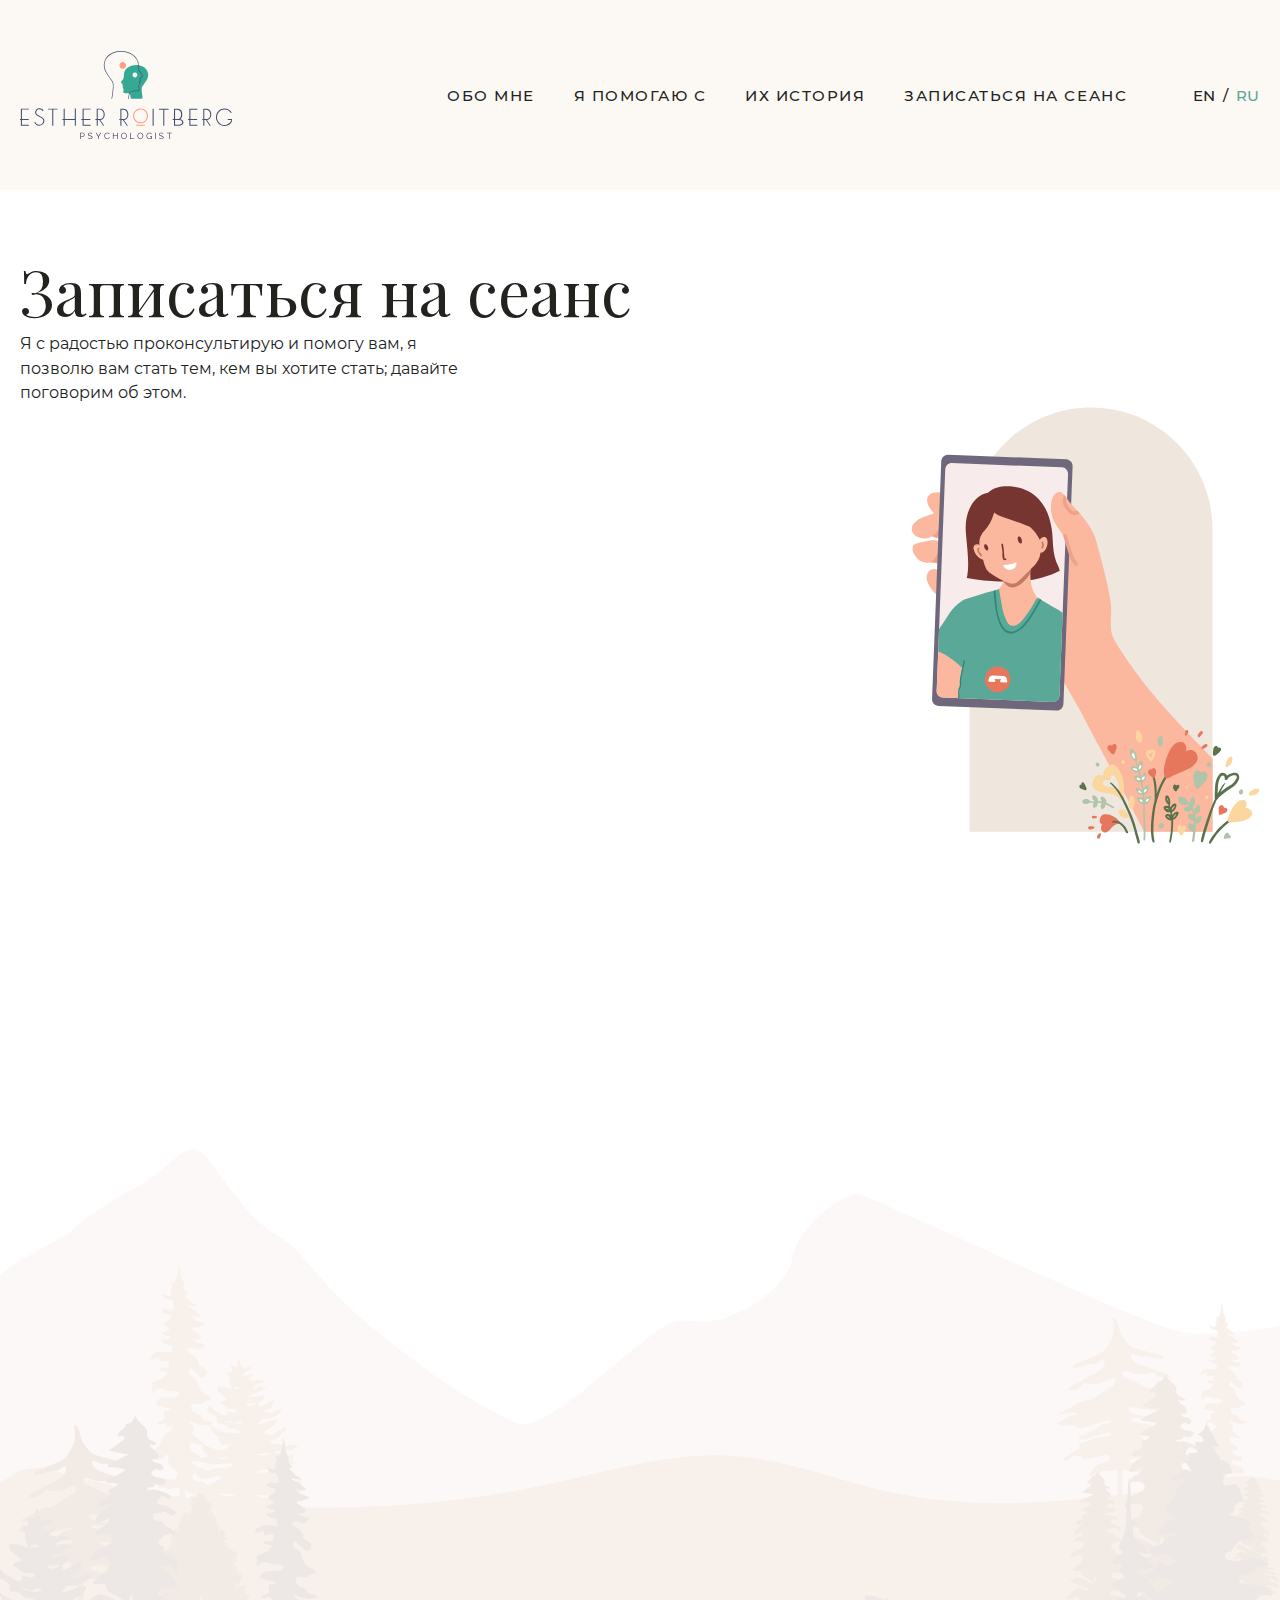
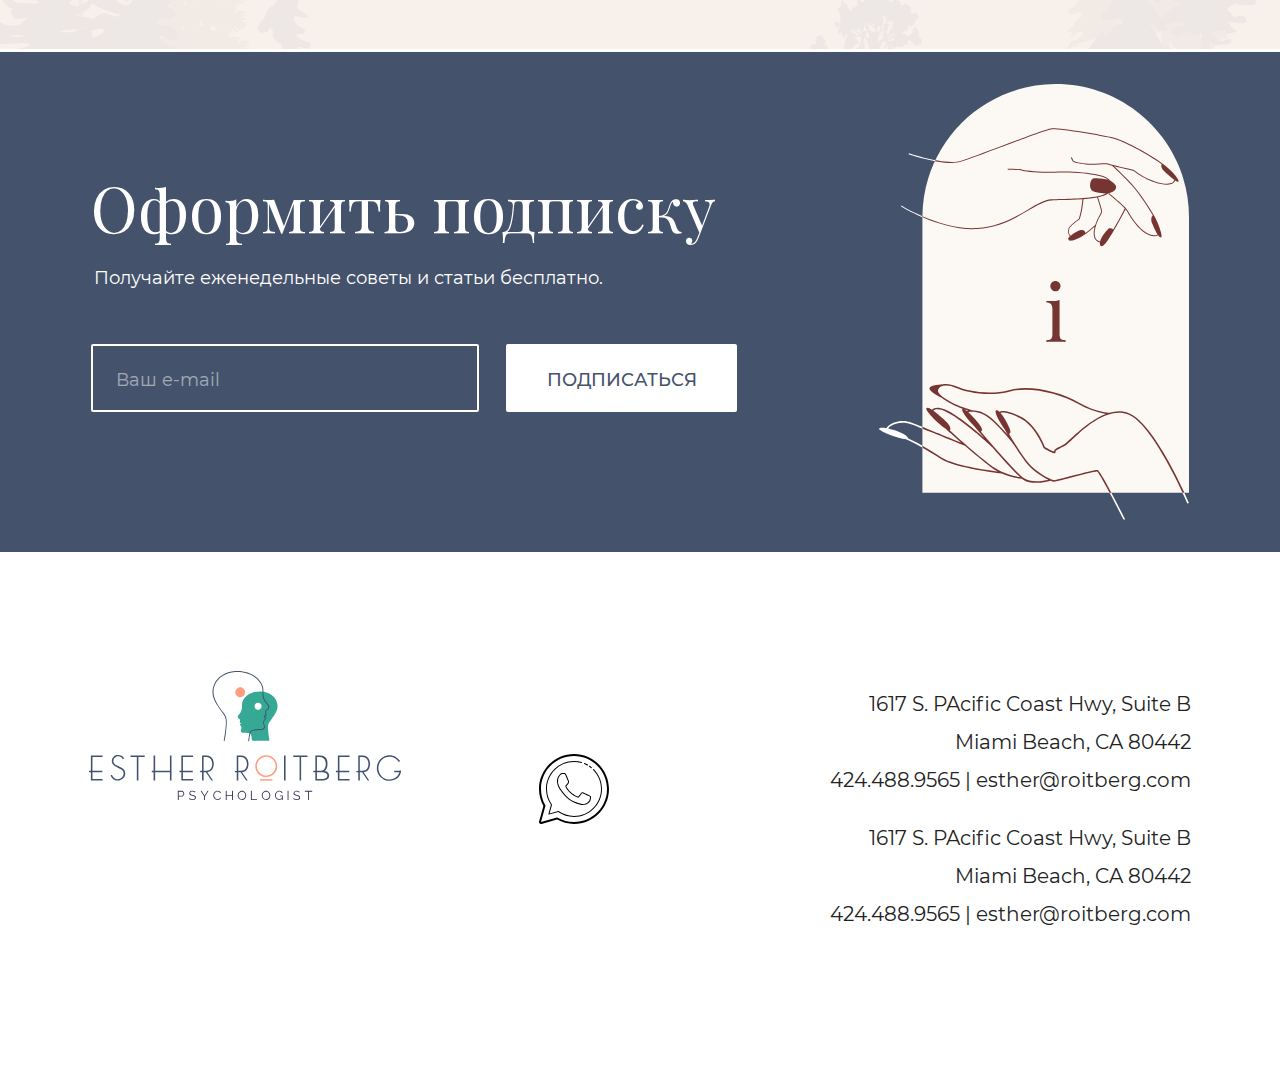
<file: ru/book.html>
<!DOCTYPE html>
<html lang="ru">

<head>
  <meta charset="utf-8">
  <meta http-equiv="X-UA-Compatible" content="IE=edge">
  <meta name="viewport" content="width=device-width, initial-scale=1, minimum-scale=1, maximum-scale=1">
  <link rel="icon" href="../img/favicon.ico" type="images/x-icon">
  <title>ESTHER</title>
  <link rel="stylesheet" href="../css/fonts.css">
  <link rel="stylesheet" href="../css/jquery-ui.min.css">
  <link rel="stylesheet" href="../css/all.css">
</head>

<body>
  <div class="wrapper ru">
    <div class="content" id="book">
      <header class="header">
        <div class="container">
          <div class="header-holder">
            <strong class="logo">
              <a href="index.html">logo</a>
            </strong>
            <div class="header-holder-block">
              <div class="trunslucent-string"></div>
              <div class="header-holder-block-wrapper">
                <strong class="logo">
                  <a href="index.html">logo</a>
                </strong>
                <ul class="header-holder-list">
                  <li><a href="about.html">обо мне</a></li>
                  <li><a href="services.html">я помогаю с</a></li>
                  <li><a href="success-stories.html">их история</a></li>
                  <li><a href="book.html">записаться на сеанс</a></li>
                  <div id="marker1"></div>
                </ul>
                <ul class="language-switcher">
                  <li>
                    <a href="../index.html">en</a>
                  </li>
                  <span>/</span>
                  <li>
                    <a href="#" class="active-language">ru</a>
                  </li>
                </ul>
              </div>
            </div>
            <a href="#" class="trigger-menu">
              open main navigation
              <span></span>
              <span></span>
              <span></span>
            </a>
          </div>
        </div>
      </header>
      <main id="main">
        <section class="booking">
          <div class="container">
            <div class="booking-header">
              <h1>Записаться на сеанс</h1>
              <p>Я с радостью проконсультирую и помогу вам, я <br> позволю вам стать тем, кем вы хотите стать; давайте <br> поговорим об этом.</p>
            </div>
            <div class="booking-payform">
              <div class="booking-payform-wrapper">

                <!-- Calendly inline widget begin -->
                <div class="calendly-inline-widget" data-url="https://calendly.com/creativethink432/meetings?hide_event_type_details=1&hide_gdpr_banner=1&text_color=22231e&primary_color=45526c" style="min-width:320px;height:630px;"></div>
                <script type="text/javascript" src="https://assets.calendly.com/assets/external/widget.js" async></script>
                <!-- Calendly inline widget end -->

              </div>
              <div class="booking-image">
                <img src="../img/booking-image.svg" alt="booking-image">
              </div>
              </div>
          </div>
        </section>
        <section class="subscribe">
          <div class="subscribe-background"></div>
          <div class="subscribe-block">
            <div class="container">
              <div class="container-row">
                <div class="container-content">
                  <h2>Оформить подписку</h2>
                  <p>Получайте еженедельные советы и статьи бесплатно.</p>

                  <div id="mc_embed_signup" class="subscribe-form">
                    <form action="https://gmail.us18.list-manage.com/subscribe/post?u=8e8b6645e36f739d4980c547b&amp;id=28fe772a29" method="post" id="mc-embedded-subscribe-form" name="mc-embedded-subscribe-form" class="validate" target="_blank" novalidate>
                      <input type="email" placeholder="Ваш e-mail" autocomplete="off" value="" name="EMAIL" class="required email" id="mce-EMAIL" required>
                      <span class="thank-you">Спасибо что подписались!</span>
                      <input type="checkbox" value="1" name="group[214494][1]" id="mce-group[214494]-214494-0" checked>
                      <input type="submit" value="ПОДПИСАТЬСЯ" name="subscribe" id="mc-embedded-subscribe" class="button">
                    </form>
                    <script type='text/javascript' src='//s3.amazonaws.com/downloads.mailchimp.com/js/mc-validate.js'></script>
                    <script type='text/javascript'>(function($) {window.fnames = new Array(); window.ftypes = new Array();fnames[0]='EMAIL';ftypes[0]='email';fnames[1]='MMERGE1';ftypes[1]='text';}(jQuery));var $mcj = jQuery.noConflict(true);</script>
                  </div>

                </div>
                <div class="container-image">
                  <img src="../img/i-hands.svg" alt="i-hands">
                </div>
              </div>
            </div>
          </div>
        </section>
      </main>
      <footer class="footer">
        <div class="container">
          <div class="container-row">
            <strong class="logo">
              <a href="http://test.it-hive.net/esther/ru/index.html">logo</a>
            </strong>
            <div class="footer-info">
              <a href="https://web.whatsapp.com/" target="_blank" class="whatsApp-button">
                <svg width="70" height="70" viewBox="0 0 70 70" fill="none" xmlns="http://www.w3.org/2000/svg">
                  <path id="Vector" d="M35 0C15.6816 0 0 15.6816 0 35C0 41.1309 1.607 46.8845 4.37891 51.8965L0.0722656 67.4648C-0.328229 68.914 1.08544 70.3284 2.53516 69.9258L18.1055 65.6191C23.1181 68.3915 28.8697 70 35 70C54.3184 70 70 54.3184 70 35C70 15.6816 54.3184 0 35 0ZM35 2C53.2376 2 68 16.7624 68 35C68 53.2376 53.2376 68 35 68C29.0648 68 23.5073 66.4269 18.6953 63.6855C18.5808 63.6205 18.4545 63.5788 18.3238 63.5627C18.1931 63.5466 18.0605 63.5565 17.9336 63.5918L2 67.998L6.4082 52.0664C6.44321 51.9394 6.45278 51.8067 6.43635 51.676C6.41993 51.5453 6.37784 51.4191 6.3125 51.3047C3.57211 46.4937 2 40.9352 2 35C2 16.7624 16.7624 2 35 2ZM35 7C19.5418 7 7 19.5418 7 35C7 40.8816 8.8362 46.3301 11.9355 50.8359L9.4082 59.9766C9.38463 60.0618 9.38409 60.1518 9.40664 60.2373C9.4292 60.3229 9.47403 60.4009 9.53658 60.4634C9.59912 60.526 9.67714 60.5708 9.76267 60.5934C9.8482 60.6159 9.93818 60.6154 10.0234 60.5918L19.1641 58.0645C23.6704 61.1647 29.1185 63 35 63C50.4582 63 63 50.4582 63 35C63 27.3003 59.8888 20.3216 54.8555 15.2598C54.762 15.1655 54.6349 15.1122 54.5021 15.1117C54.3693 15.1111 54.2417 15.1633 54.1475 15.2568C54.0532 15.3503 53.9999 15.4775 53.9994 15.6102C53.9988 15.743 54.051 15.8706 54.1445 15.9648C58.9992 20.847 62 27.5697 62 35C62 49.9178 49.9178 62 35 62C29.2377 62 23.9059 60.1917 19.5215 57.1172C19.4611 57.075 19.3922 57.0466 19.3196 57.0341C19.247 57.0216 19.1726 57.0253 19.1016 57.0449L10.6074 59.3945L12.957 50.9004C12.9767 50.8294 12.9804 50.7549 12.9679 50.6824C12.9554 50.6098 12.927 50.5408 12.8848 50.4805C9.81027 46.0961 8 40.7633 8 35C8 20.0822 20.0822 8 35 8C37.5537 8 40.0209 8.36246 42.3633 9.02539C42.4265 9.04334 42.4926 9.04867 42.5579 9.04106C42.6232 9.03346 42.6864 9.01307 42.7438 8.98105C42.8012 8.94904 42.8517 8.90604 42.8925 8.8545C42.9333 8.80296 42.9635 8.74389 42.9814 8.68066C42.9994 8.61744 43.0047 8.5513 42.9971 8.48602C42.9895 8.42073 42.9691 8.35759 42.9371 8.30019C42.9051 8.24278 42.8621 8.19225 42.8106 8.15147C42.759 8.11069 42.6999 8.08045 42.6367 8.0625C40.2091 7.37543 37.6483 7 35 7ZM45.4961 9.07812C45.3804 9.07854 45.2684 9.11908 45.1792 9.19283C45.09 9.26659 45.0292 9.369 45.007 9.48259C44.9849 9.59619 45.0029 9.71394 45.0579 9.81577C45.1129 9.91761 45.2015 9.99721 45.3086 10.041C46.323 10.4609 47.3046 10.9429 48.2539 11.4785C48.3111 11.5149 48.3752 11.5392 48.4421 11.55C48.509 11.5608 48.5774 11.5579 48.6432 11.5415C48.709 11.5251 48.7707 11.4954 48.8247 11.4544C48.8786 11.4134 48.9237 11.3618 48.9571 11.3028C48.9905 11.2438 49.0115 11.1786 49.019 11.1112C49.0264 11.0439 49.0201 10.9757 49.0003 10.9108C48.9806 10.846 48.9479 10.7858 48.9042 10.734C48.8605 10.6822 48.8067 10.6398 48.7461 10.6094C47.7634 10.055 46.745 9.5533 45.6914 9.11719C45.6296 9.0912 45.5632 9.07792 45.4961 9.07812V9.07812ZM50.502 11.7812C50.3942 11.78 50.2889 11.8137 50.2017 11.8771C50.1146 11.9406 50.0503 12.0306 50.0185 12.1336C49.9867 12.2366 49.9889 12.3471 50.025 12.4487C50.0611 12.5502 50.1291 12.6374 50.2188 12.6973C50.8961 13.1603 51.5521 13.6522 52.1816 14.1719C52.2839 14.2563 52.4156 14.2966 52.5476 14.284C52.6797 14.2714 52.8013 14.2068 52.8857 14.1045C52.9702 14.0022 53.0105 13.8705 52.9979 13.7385C52.9852 13.6064 52.9207 13.4848 52.8184 13.4004C52.1639 12.8601 51.4819 12.352 50.7812 11.873C50.6995 11.8152 50.6021 11.7832 50.502 11.7812V11.7812ZM23.5059 19.0078C22.8453 19.0078 21.8243 19.26 20.9785 20.1992C20.2711 20.9727 17.998 23.1737 17.998 27.3965C17.998 31.6798 21.023 35.6636 21.4121 36.1953L21.4141 36.1992L21.416 36.2012C21.4304 36.2203 21.5757 36.4388 21.7754 36.7344C21.9751 37.03 22.2482 37.427 22.5898 37.8984C23.2731 38.8412 24.231 40.0814 25.4395 41.4102C27.8563 44.0677 31.2705 47.0864 35.5 48.7773V48.7793C38.9509 50.1558 41.0495 50.7179 42.5039 50.916C43.9583 51.1141 44.7747 50.9344 45.4707 50.8711H45.4727C46.3872 50.784 47.595 50.256 48.7461 49.502C49.8972 48.7479 50.9732 47.7807 51.3789 46.625C51.7313 45.6247 51.9095 44.6971 51.9727 43.959C52.0042 43.5899 52.0066 43.268 51.9863 43C51.9661 42.732 51.9529 42.5363 51.8164 42.3008H51.8145C51.6373 41.9967 51.3695 41.822 51.0781 41.6602C50.7872 41.4985 50.4498 41.3455 50.0527 41.1445H50.0508C49.6379 40.9337 48.4426 40.3353 47.248 39.752C46.0529 39.1683 44.9159 38.6185 44.4492 38.4453H44.4473C44.0645 38.3055 43.68 38.164 43.2305 38.2168C42.781 38.2696 42.353 38.5686 42.0332 39.0527C41.5441 39.7932 39.9635 41.688 39.5 42.2227V42.2246H39.498C39.3071 42.4453 39.1968 42.5011 39.0645 42.5176C38.9321 42.534 38.7053 42.4936 38.3418 42.3125L38.3457 42.3164C37.8732 42.0752 37.069 41.7791 35.9551 41.1758C34.8412 40.5725 33.4479 39.6785 31.9297 38.3066C29.5853 36.1886 27.97 33.5381 27.5078 32.7344V32.7324C27.3224 32.4127 27.3425 32.294 27.3906 32.1621C27.4383 32.0314 27.5831 31.8597 27.7812 31.6582L27.7852 31.6543C28.2007 31.2401 28.6423 30.6466 29.0332 30.1855L29.0352 30.1836V30.1816C29.4748 29.6542 29.6417 29.2507 29.9082 28.7168L29.9102 28.7148V28.7129C30.2559 28.0021 30.0735 27.306 29.8438 26.834C29.819 26.7819 29.6724 26.427 29.4863 25.9648C29.2998 25.5014 29.0596 24.9035 28.8047 24.2676C28.2948 22.9958 27.7224 21.5764 27.3535 20.7461C27.0237 20.0002 26.6479 19.5479 26.2227 19.2988C25.7988 19.0506 25.3783 19.0374 25.0859 19.0273H25.082C24.592 19.0068 24.0465 19.0078 23.5059 19.0078ZM23.5059 20.0078C24.0479 20.0078 24.5839 20.008 25.043 20.0273H25.0449H25.0469C25.3365 20.0373 25.5235 20.0489 25.7168 20.1621C25.9101 20.2753 26.1613 20.5213 26.4395 21.1504V21.1523C26.7926 21.9471 27.3679 23.3709 27.877 24.6406C28.1315 25.2755 28.371 25.872 28.5586 26.3379C28.7462 26.8038 28.8685 27.1106 28.9434 27.2676V27.2695L28.9453 27.2715C29.1176 27.6255 29.2 27.8882 29.0117 28.2754C28.7321 28.8361 28.6288 29.1077 28.2676 29.541L28.2715 29.5391C27.8495 30.0367 27.3956 30.6315 27.0762 30.9492L27.0742 30.9512L27.0723 30.9531C26.8661 31.1623 26.597 31.4207 26.4512 31.8203C26.3053 32.22 26.353 32.7351 26.6426 33.2344C27.1312 34.084 28.7793 36.8079 31.2598 39.0488C32.843 40.4792 34.308 41.4207 35.4785 42.0547C36.6494 42.6889 37.5561 43.0353 37.8926 43.207H37.8945L37.8965 43.209C38.348 43.4339 38.7633 43.5626 39.1875 43.5098C39.6111 43.4571 39.97 43.2066 40.2539 42.8789C40.7405 42.3176 42.2763 40.501 42.8691 39.6035C43.0904 39.2686 43.2035 39.2257 43.3457 39.209C43.4879 39.1923 43.7442 39.2535 44.1035 39.3848C44.3873 39.4903 45.6198 40.0698 46.8086 40.6504C47.9984 41.2315 49.2009 41.8326 49.5977 42.0352H49.5996C50.0177 42.2468 50.3585 42.4036 50.5918 42.5332C50.8251 42.6628 50.9273 42.7618 50.9512 42.8027C50.9147 42.7397 50.9753 42.8787 50.9902 43.0762C51.0051 43.2737 51.0024 43.548 50.9746 43.873C50.919 44.5232 50.7581 45.3773 50.4355 46.293C50.1662 47.0603 49.2476 47.9793 48.1992 48.666C47.1508 49.3528 45.9553 49.8201 45.3789 49.875C44.5917 49.9468 43.9676 50.1048 42.6387 49.9238C41.3088 49.7427 39.2792 49.2091 35.8711 47.8496C31.8515 46.2426 28.5341 43.3272 26.1797 40.7383C25.0025 39.4438 24.0653 38.2326 23.3984 37.3125C23.065 36.8524 22.7993 36.4656 22.6035 36.1758C22.4077 35.8859 22.3024 35.716 22.2148 35.5996C21.7974 35.0291 18.998 31.1952 18.998 27.3965C18.998 23.5192 20.9262 21.7375 21.7168 20.873V20.8711H21.7188C22.3563 20.1613 23.0973 20.0078 23.5059 20.0078Z" fill="black"/>
                </svg>
              </a>
              <div class="footer-info-addres">
                <address>
                  1617 S. PAcific Coast Hwy, Suite B
                  <br>Miami Beach, CA 80442
                  <br><a href="tel:424.488.9565">424.488.9565</a> | <a href="mailto:esther@roitberg.com">esther@roitberg.com</a>
                </address>
                <address>
                  1617 S. PAcific Coast Hwy, Suite B
                  <br>Miami Beach, CA 80442
                  <br><a href="tel:424.488.9565">424.488.9565</a> | <a href="mailto:esther@roitberg.com">esther@roitberg.com</a>
                </address>
              </div>
            </div>
          </div>
        </div>
      </footer>
    </div>
  </div>


  <script src="https://code.jquery.com/jquery-3.6.0.min.js"
    integrity="sha256-/xUj+3OJU5yExlq6GSYGSHk7tPXikynS7ogEvDej/m4=" crossorigin="anonymous"></script>
  <script type="text/javascript" src="../js/jquery-ui.min.js"></script>
  <script type="text/javascript" src="../js/datepicker-ru.js"></script>
  <script type="text/javascript" src="../js/main.js"></script>
</body>

</html>
</file>
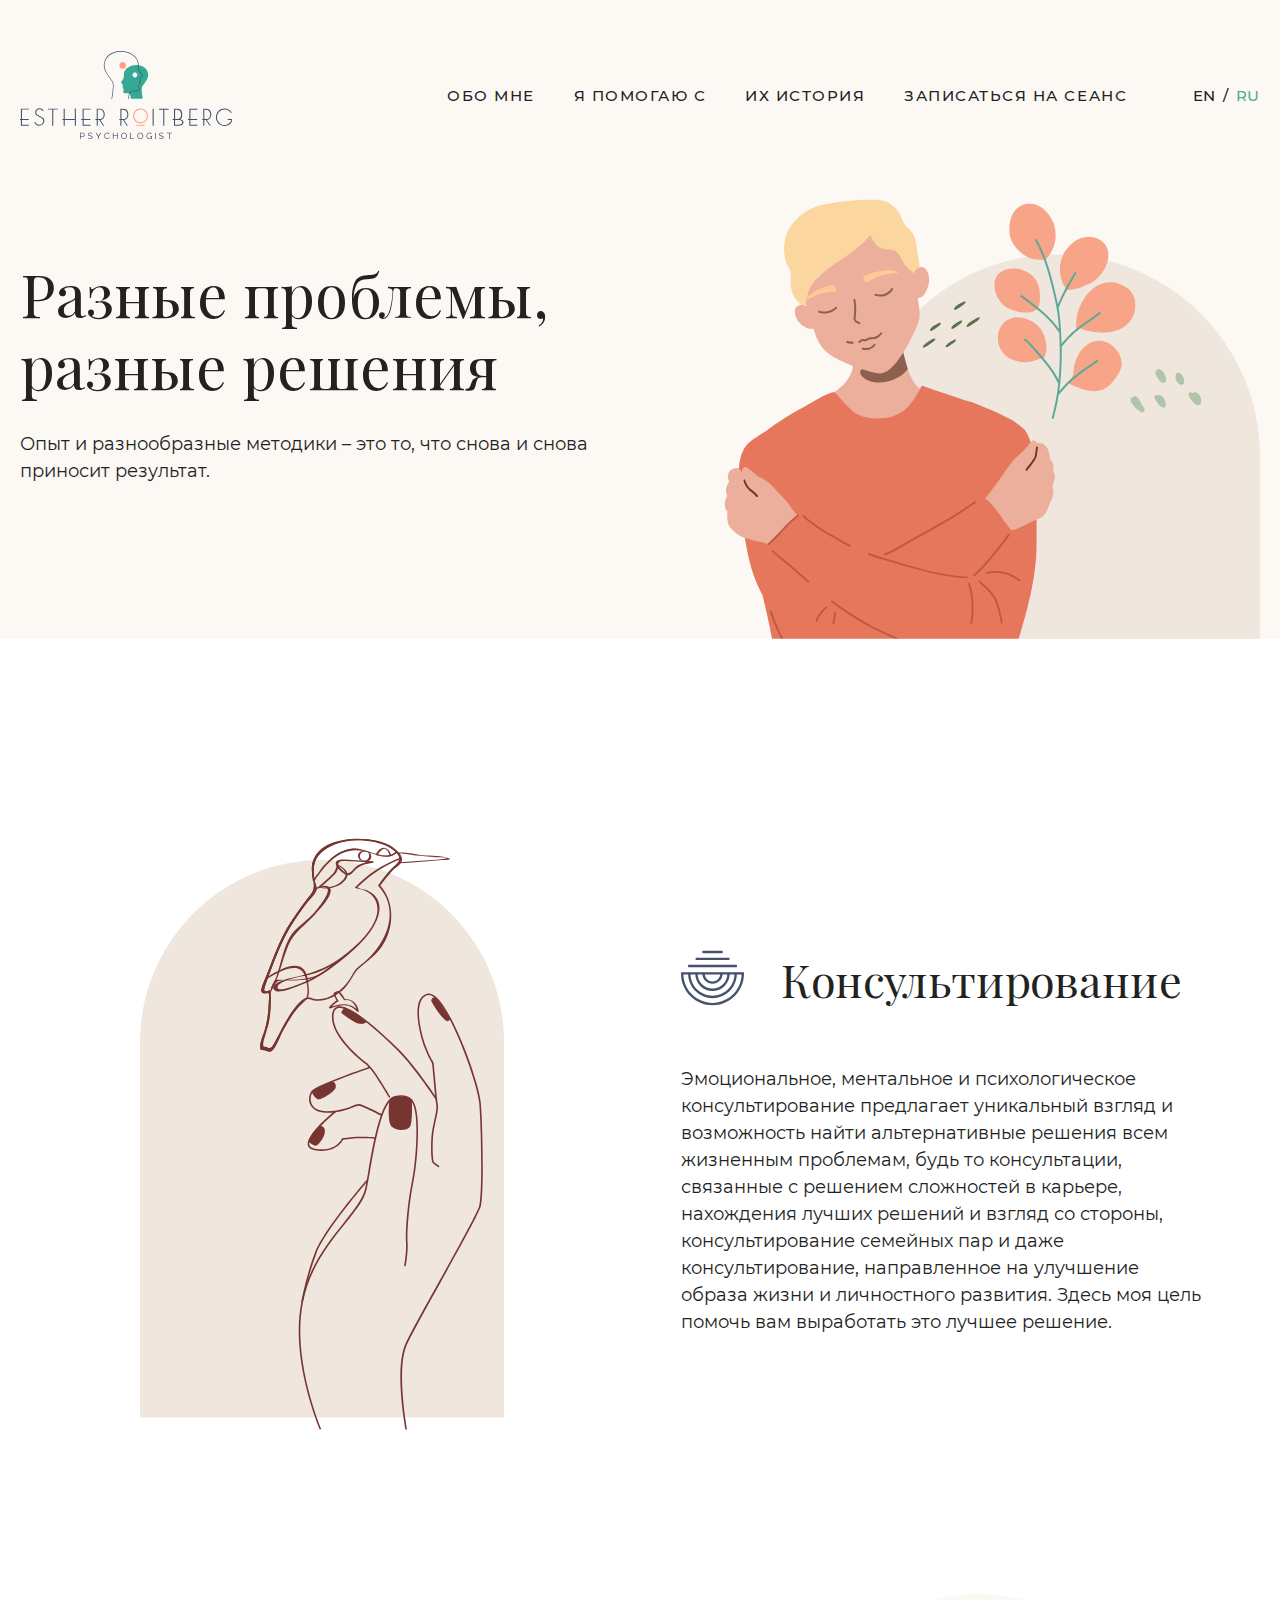
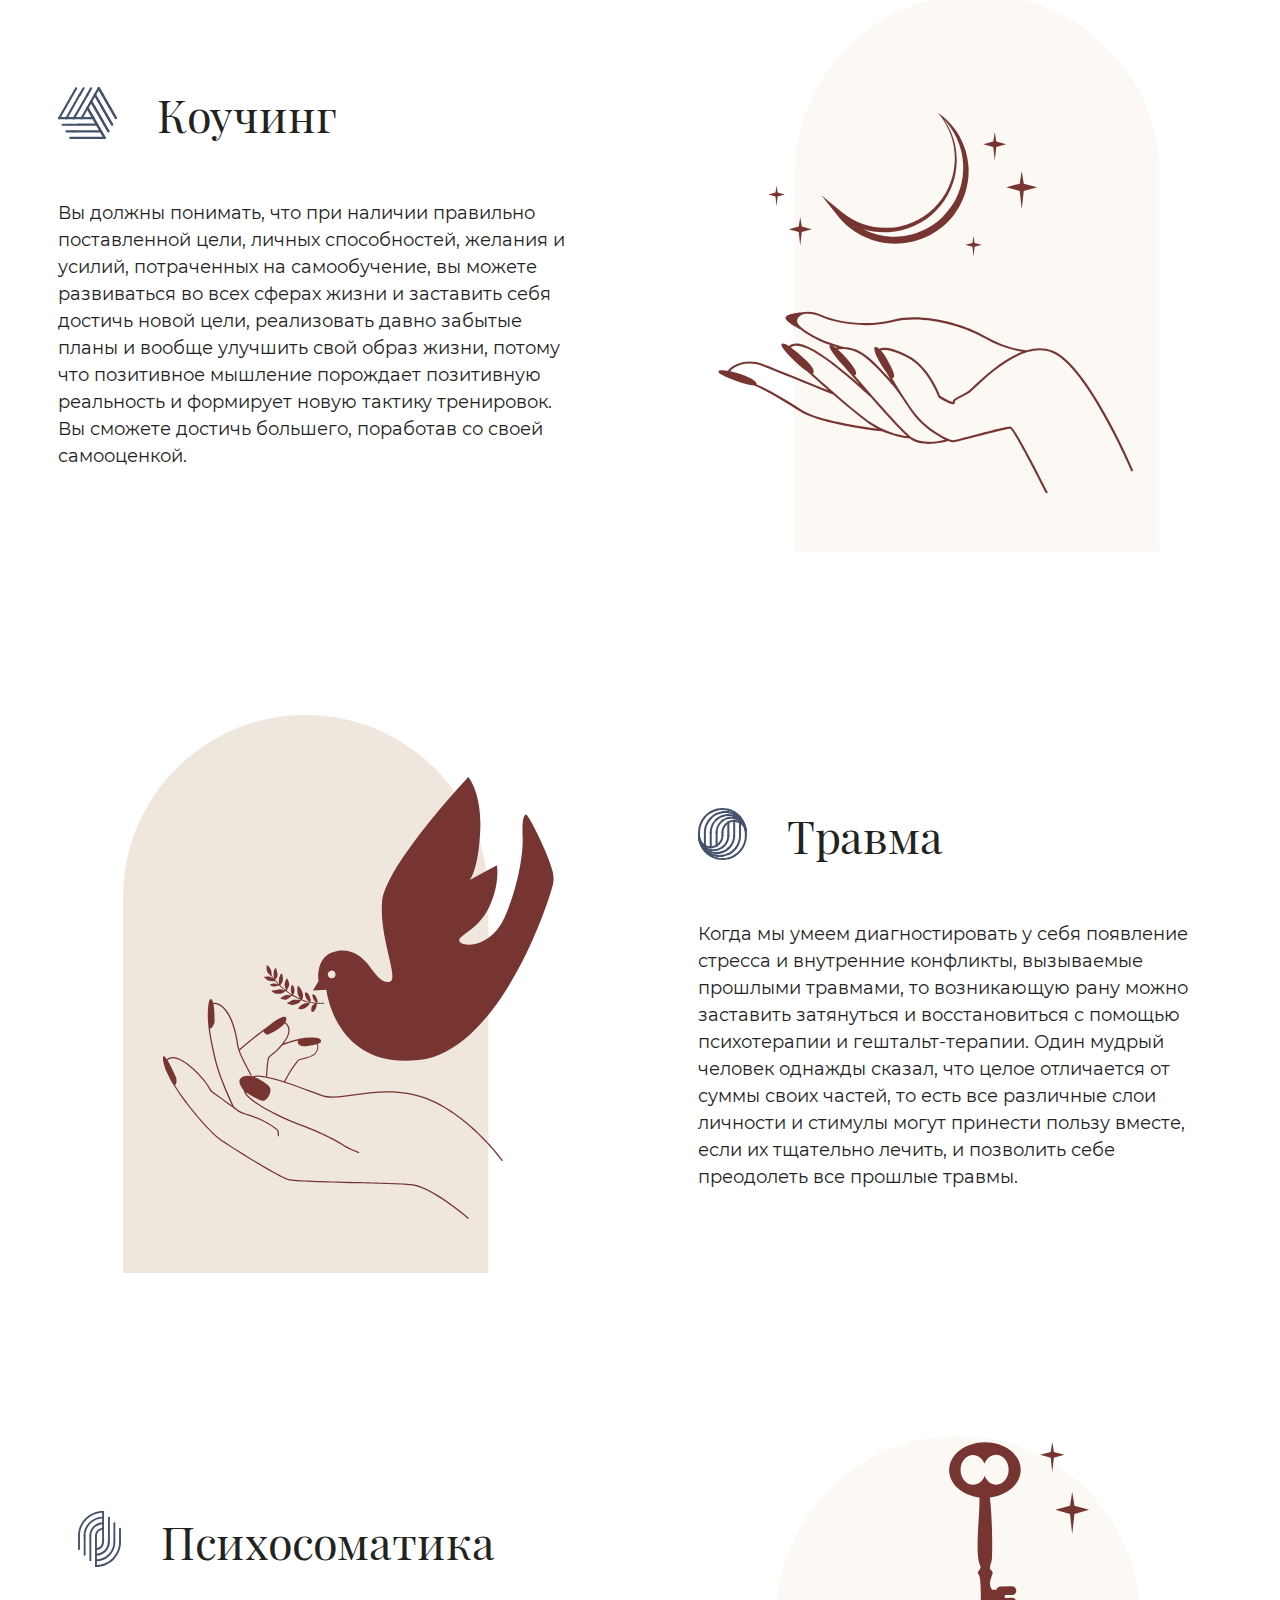
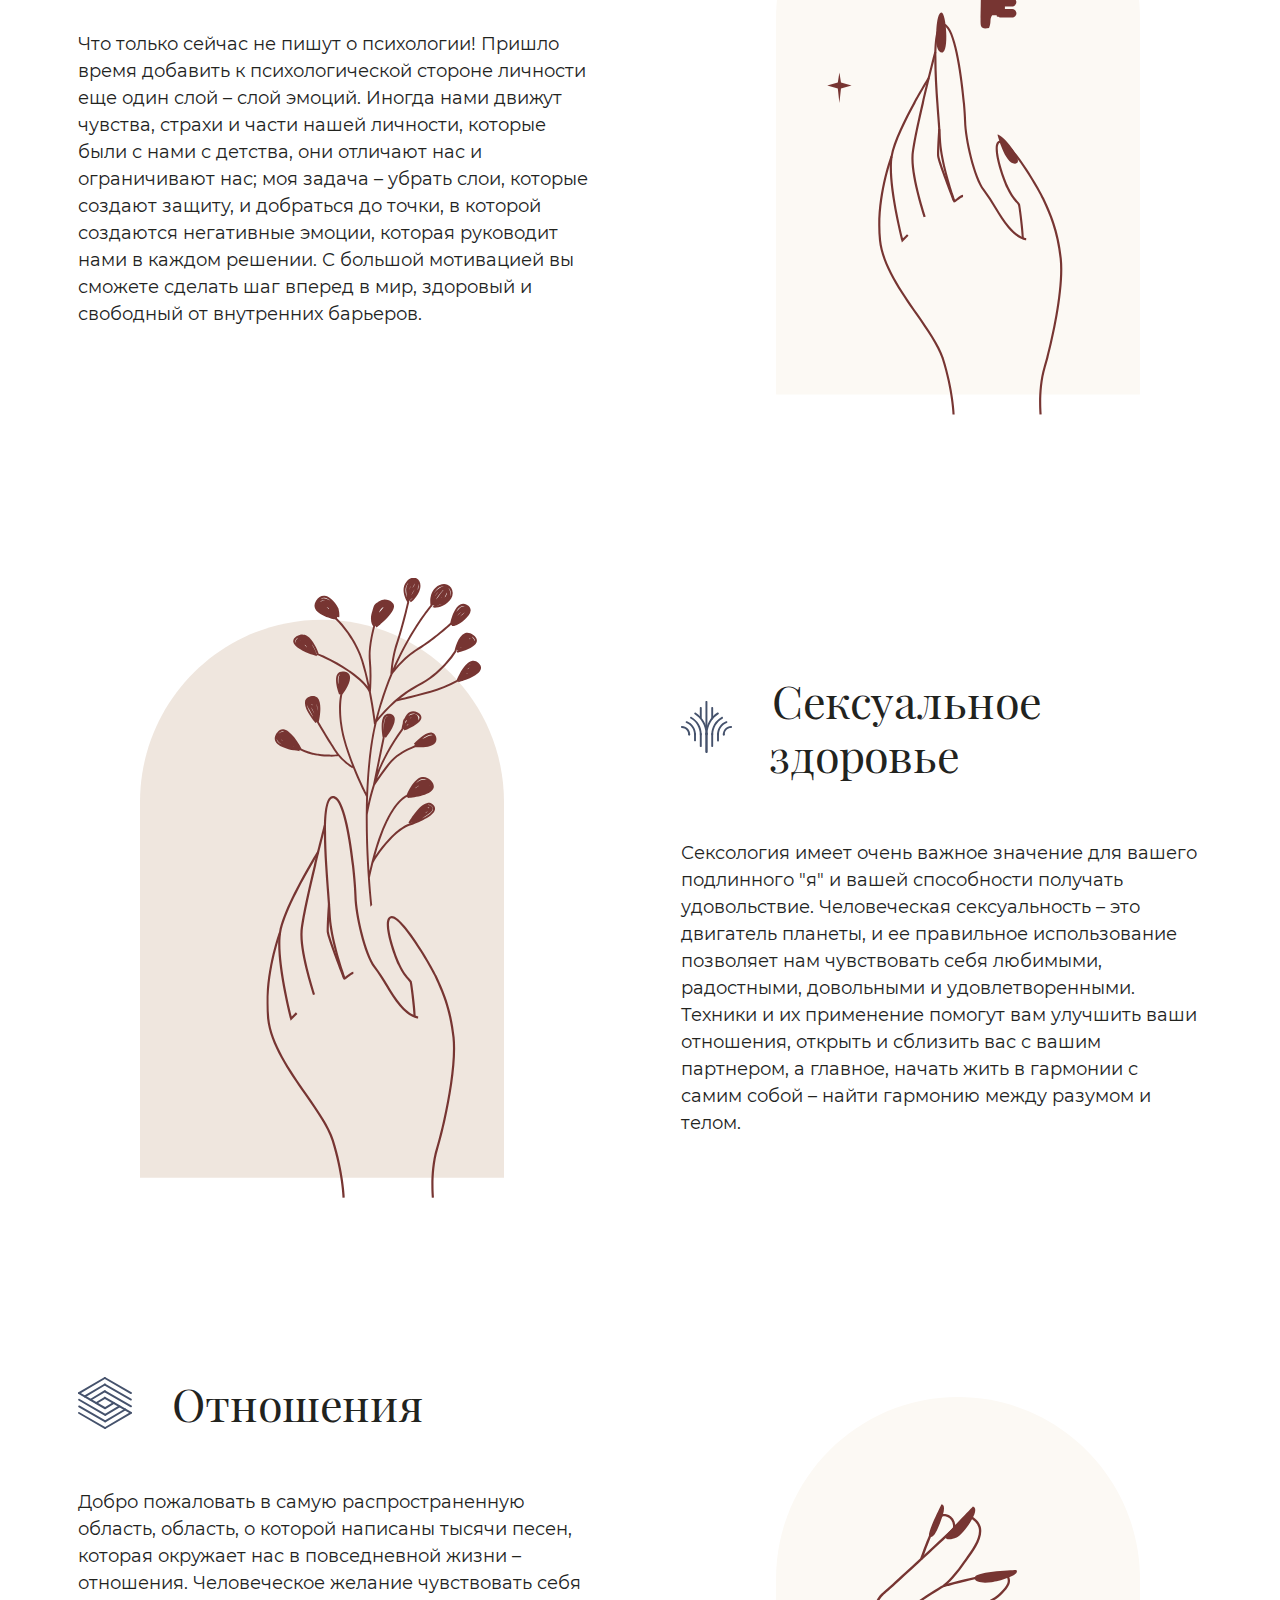
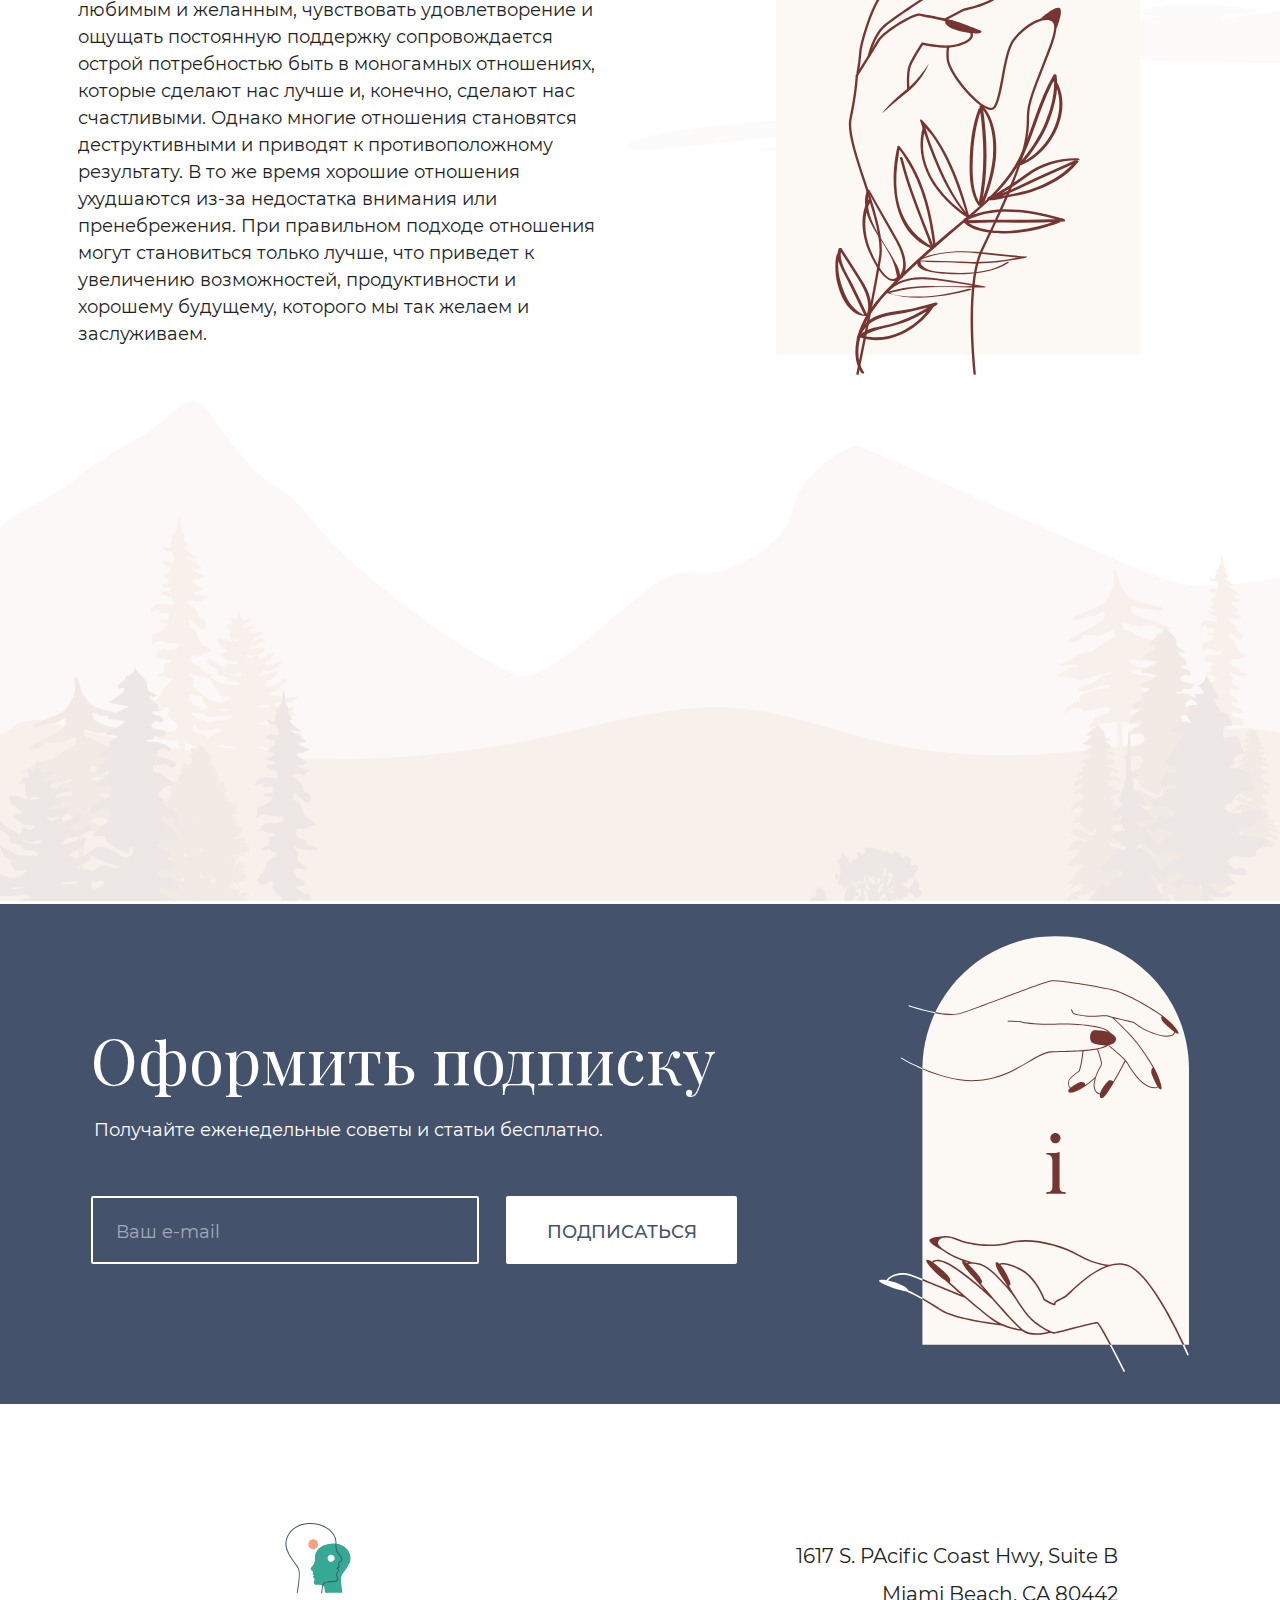
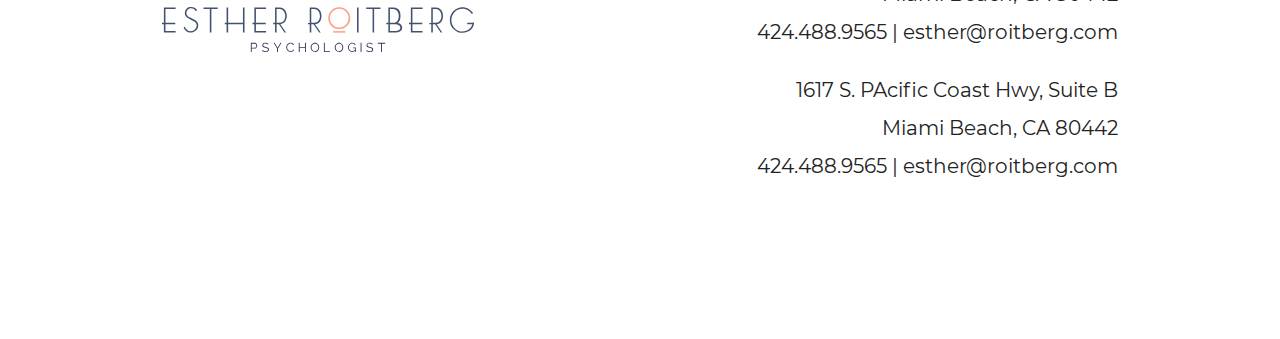
<file: ru/services.html>
<!DOCTYPE html>
<html lang="en">

<head>
  <meta charset="utf-8">
  <meta http-equiv="X-UA-Compatible" content="IE=edge">
  <meta name="viewport" content="width=device-width, initial-scale=1, minimum-scale=1, maximum-scale=1">
  <link rel="icon" href="../img/favicon.ico" type="images/x-icon">
  <title>ESTHER</title>
  <link rel="stylesheet" href="../css/fonts.css">
  <link rel="stylesheet" href="../css/all.css">
</head>

<body>
  <div class="wrapper ru">
    <div class="content" id="services">
      <header class="header">
        <div class="container">
          <div class="header-holder">
            <strong class="logo">
              <a href="index.html">logo</a>
            </strong>
            <div class="header-holder-block">
              <div class="trunslucent-string"></div>
              <div class="header-holder-block-wrapper">
                <strong class="logo">
                  <a href="index.html">logo</a>
                </strong>
                <ul class="header-holder-list">
                  <li><a href="about.html">обо мне</a></li>
                  <li><a href="services.html">я помогаю с</a></li>
                  <li><a href="success-stories.html">их история</a></li>
                  <li><a href="book.html">записаться на сеанс</a></li>
                  <div id="marker1"></div>
                </ul>
                <ul class="language-switcher">
                  <li>
                    <a href="../index.html">en</a>
                  </li>
                  <span>/</span>
                  <li>
                    <a href="#" class="active-language">ru</a>
                  </li>
                </ul>
              </div>
            </div>
            <a href="#" class="trigger-menu">
              open main navigation
              <span></span>
              <span></span>
              <span></span>
            </a>
          </div>
        </div>
      </header>
      <main id="main">
        <section class="top-section">
          <div class="container">
            <div class="container-row">
              <div class="container-content">
                <h1>Разные проблемы, разные решения</h1>
                <p>Опыт и разнообразные методики – это то, что снова и снова приносит результат.</p>
              </div>
              <div class="container-image">
                <img src="../img/boy-with-stick.svg" alt="boy-with-stick">
              </div>
            </div>
          </div>
        </section>
        <section class="all-services-section">
          <div class="container">
            <div class="container-row">
              <div class="container-image">
                <img src="../img/bird-on-hand1.svg" alt="bird-on-hand1">
              </div>
              <div class="container-content">
                <div class="container-content-header">
                  <img src="../img/icon1.svg" alt="icon1">
                  <h2>Консультирование</h2>
                </div>
                <p>Эмоциональное, ментальное и психологическое консультирование предлагает уникальный взгляд и возможность найти альтернативные решения всем жизненным проблемам, будь то консультации, связанные с решением сложностей в карьере, нахождения лучших решений и взгляд со стороны, консультирование семейных пар и даже консультирование, направленное на улучшение образа жизни и личностного развития. Здесь моя цель помочь вам выработать это лучшее решение.</p>
              </div>
            </div>
            <div class="container-row">
              <div class="container-image">
                <img src="../img/moon-stars-hand.svg" alt="moon-stars-hand">
              </div>
              <div class="container-content">
                <div class="container-content-header">
                  <img src="../img/icon2.svg" alt="icon2">
                  <h2>Коучинг</h2>
                </div>
                <p>Вы должны понимать, что при наличии правильно поставленной цели, личных способностей, желания и усилий, потраченных на самообучение, вы можете развиваться во всех сферах жизни и заставить себя достичь новой цели, реализовать давно забытые планы и вообще улучшить свой образ жизни, потому что позитивное мышление порождает позитивную реальность и формирует новую тактику тренировок. Вы сможете достичь большего, поработав со своей самооценкой.</p>
              </div>
            </div>
            <div class="container-row">
              <div class="container-image">
                <img src="../img/bird-on-hand2.svg" alt="bird-on-hand2">
              </div>
              <div class="container-content">
                <div class="container-content-header">
                  <img src="../img/icon3.svg" alt="icon3">
                  <h2>Травма</h2>
                </div>
                <p>Когда мы умеем диагностировать у себя появление стресса и внутренние конфликты, вызываемые прошлыми травмами, то возникающую рану можно заставить затянуться и восстановиться с помощью психотерапии и гештальт-терапии. Один мудрый человек однажды сказал, что целое отличается от суммы своих частей, то есть все различные слои личности и стимулы могут принести пользу вместе, если их тщательно лечить, и позволить себе преодолеть все прошлые травмы.</p>
              </div>
            </div>
            <div class="container-row">
              <div class="container-image">
                <img src="../img/key-hand.svg" alt="key-hand">
              </div>
              <div class="container-content">
                <div class="container-content-header">
                  <img src="../img/icon6.svg" alt="icon6">
                  <h2>Психосоматика</h2>
                </div>
                <p>Что только сейчас не пишут о психологии! Пришло время добавить к психологической стороне личности еще один слой – слой эмоций. Иногда нами движут чувства, страхи и части нашей личности, которые были с нами с детства, они отличают нас и ограничивают нас; моя задача – убрать слои, которые создают защиту, и добраться до точки, в которой создаются негативные эмоции, которая руководит нами в каждом решении. С большой мотивацией вы сможете сделать шаг вперед в мир, здоровый и свободный от внутренних барьеров.</p>
              </div>
            </div>
            <div class="container-row">
              <div class="container-image">
                <img src="../img/hand-bush.svg" alt="hand-bush">
              </div>
              <div class="container-content">
                <div class="container-content-header">
                  <img src="../img/icon4.svg" alt="icon4">
                  <h2>Сексуальное здоровье</h2>
                </div>
                <p>Сексология имеет очень важное значение для вашего подлинного "я" и вашей способности получать удовольствие. Человеческая сексуальность – это двигатель планеты, и ее правильное использование позволяет нам чувствовать себя любимыми, радостными, довольными и удовлетворенными. Техники и их применение помогут вам улучшить ваши отношения, открыть и сблизить вас с вашим партнером, а главное, начать жить в гармонии с самим собой – найти гармонию между разумом и телом.</p>
              </div>
            </div>
            <div class="container-row">
              <div class="container-image">
                <img src="../img/leafs-hand.svg" alt="leafs-hand">
              </div>
              <div class="container-content">
                <div class="container-content-header">
                  <img src="../img/icon5.svg" alt="icon5">
                  <h2>Отношения</h2>
                </div>
                <p>Добро пожаловать в самую распространенную область, область, о которой написаны тысячи песен, которая окружает нас в повседневной жизни – отношения. Человеческое желание чувствовать себя любимым и желанным, чувствовать удовлетворение и ощущать постоянную поддержку сопровождается острой потребностью быть в моногамных отношениях, которые сделают нас лучше и, конечно, сделают нас счастливыми. Однако многие отношения становятся деструктивными и приводят к противоположному результату. В то же время хорошие отношения ухудшаются из-за недостатка внимания или пренебрежения. При правильном подходе отношения могут становиться только лучше, что приведет к увеличению возможностей, продуктивности и хорошему будущему, которого мы так желаем и заслуживаем.</p>
              </div>
            </div>
          </div>
        </section>
        <section class="subscribe">
          <div class="subscribe-background"></div>
          <div class="subscribe-block">
            <div class="container">
              <div class="container-row">
                <div class="container-content">
                  <h2>Оформить подписку</h2>
                  <p>Получайте еженедельные советы и статьи бесплатно.</p>
                  <div id="mc_embed_signup" class="subscribe-form">
                    <form action="https://gmail.us18.list-manage.com/subscribe/post?u=8e8b6645e36f739d4980c547b&amp;id=28fe772a29" method="post" id="mc-embedded-subscribe-form" name="mc-embedded-subscribe-form" class="validate" target="_blank" novalidate>
                      <input type="email" placeholder="Ваш e-mail" autocomplete="off" value="" name="EMAIL" class="required email" id="mce-EMAIL" required>
                      <span class="thank-you">Спасибо что подписались!</span>
                      <input type="checkbox" value="1" name="group[214494][1]" id="mce-group[214494]-214494-0" checked>
                      <input type="submit" value="ПОДПИСАТЬСЯ" name="subscribe" id="mc-embedded-subscribe" class="button">
                    </form>
                    <script type='text/javascript' src='//s3.amazonaws.com/downloads.mailchimp.com/js/mc-validate.js'></script>
                    <script type='text/javascript'>(function($) {window.fnames = new Array(); window.ftypes = new Array();fnames[0]='EMAIL';ftypes[0]='email';fnames[1]='MMERGE1';ftypes[1]='text';}(jQuery));var $mcj = jQuery.noConflict(true);</script>
                  </div>
                </div>
                <div class="container-image">
                  <img src="../img/i-hands.svg" alt="i-hands">
                </div>
              </div>
            </div>
          </div>
        </section>
      </main>
      <footer class="footer">
        <div class="container">
          <div class="container-row">
            <strong class="logo">
              <a href="http://test.it-hive.net/esther/ru/index.html">logo</a>
            </strong>
            <div class="footer-info">
              <a href="https://web.whatsapp.com/" target="_blank" class="whatsApp-button">
                <svg width="70" height="70" viewBox="0 0 70 70" fill="none" xmlns="http://www.w3.org/2000/svg">
                  <path id="Vector" d="M35 0C15.6816 0 0 15.6816 0 35C0 41.1309 1.607 46.8845 4.37891 51.8965L0.0722656 67.4648C-0.328229 68.914 1.08544 70.3284 2.53516 69.9258L18.1055 65.6191C23.1181 68.3915 28.8697 70 35 70C54.3184 70 70 54.3184 70 35C70 15.6816 54.3184 0 35 0ZM35 2C53.2376 2 68 16.7624 68 35C68 53.2376 53.2376 68 35 68C29.0648 68 23.5073 66.4269 18.6953 63.6855C18.5808 63.6205 18.4545 63.5788 18.3238 63.5627C18.1931 63.5466 18.0605 63.5565 17.9336 63.5918L2 67.998L6.4082 52.0664C6.44321 51.9394 6.45278 51.8067 6.43635 51.676C6.41993 51.5453 6.37784 51.4191 6.3125 51.3047C3.57211 46.4937 2 40.9352 2 35C2 16.7624 16.7624 2 35 2ZM35 7C19.5418 7 7 19.5418 7 35C7 40.8816 8.8362 46.3301 11.9355 50.8359L9.4082 59.9766C9.38463 60.0618 9.38409 60.1518 9.40664 60.2373C9.4292 60.3229 9.47403 60.4009 9.53658 60.4634C9.59912 60.526 9.67714 60.5708 9.76267 60.5934C9.8482 60.6159 9.93818 60.6154 10.0234 60.5918L19.1641 58.0645C23.6704 61.1647 29.1185 63 35 63C50.4582 63 63 50.4582 63 35C63 27.3003 59.8888 20.3216 54.8555 15.2598C54.762 15.1655 54.6349 15.1122 54.5021 15.1117C54.3693 15.1111 54.2417 15.1633 54.1475 15.2568C54.0532 15.3503 53.9999 15.4775 53.9994 15.6102C53.9988 15.743 54.051 15.8706 54.1445 15.9648C58.9992 20.847 62 27.5697 62 35C62 49.9178 49.9178 62 35 62C29.2377 62 23.9059 60.1917 19.5215 57.1172C19.4611 57.075 19.3922 57.0466 19.3196 57.0341C19.247 57.0216 19.1726 57.0253 19.1016 57.0449L10.6074 59.3945L12.957 50.9004C12.9767 50.8294 12.9804 50.7549 12.9679 50.6824C12.9554 50.6098 12.927 50.5408 12.8848 50.4805C9.81027 46.0961 8 40.7633 8 35C8 20.0822 20.0822 8 35 8C37.5537 8 40.0209 8.36246 42.3633 9.02539C42.4265 9.04334 42.4926 9.04867 42.5579 9.04106C42.6232 9.03346 42.6864 9.01307 42.7438 8.98105C42.8012 8.94904 42.8517 8.90604 42.8925 8.8545C42.9333 8.80296 42.9635 8.74389 42.9814 8.68066C42.9994 8.61744 43.0047 8.5513 42.9971 8.48602C42.9895 8.42073 42.9691 8.35759 42.9371 8.30019C42.9051 8.24278 42.8621 8.19225 42.8106 8.15147C42.759 8.11069 42.6999 8.08045 42.6367 8.0625C40.2091 7.37543 37.6483 7 35 7ZM45.4961 9.07812C45.3804 9.07854 45.2684 9.11908 45.1792 9.19283C45.09 9.26659 45.0292 9.369 45.007 9.48259C44.9849 9.59619 45.0029 9.71394 45.0579 9.81577C45.1129 9.91761 45.2015 9.99721 45.3086 10.041C46.323 10.4609 47.3046 10.9429 48.2539 11.4785C48.3111 11.5149 48.3752 11.5392 48.4421 11.55C48.509 11.5608 48.5774 11.5579 48.6432 11.5415C48.709 11.5251 48.7707 11.4954 48.8247 11.4544C48.8786 11.4134 48.9237 11.3618 48.9571 11.3028C48.9905 11.2438 49.0115 11.1786 49.019 11.1112C49.0264 11.0439 49.0201 10.9757 49.0003 10.9108C48.9806 10.846 48.9479 10.7858 48.9042 10.734C48.8605 10.6822 48.8067 10.6398 48.7461 10.6094C47.7634 10.055 46.745 9.5533 45.6914 9.11719C45.6296 9.0912 45.5632 9.07792 45.4961 9.07812V9.07812ZM50.502 11.7812C50.3942 11.78 50.2889 11.8137 50.2017 11.8771C50.1146 11.9406 50.0503 12.0306 50.0185 12.1336C49.9867 12.2366 49.9889 12.3471 50.025 12.4487C50.0611 12.5502 50.1291 12.6374 50.2188 12.6973C50.8961 13.1603 51.5521 13.6522 52.1816 14.1719C52.2839 14.2563 52.4156 14.2966 52.5476 14.284C52.6797 14.2714 52.8013 14.2068 52.8857 14.1045C52.9702 14.0022 53.0105 13.8705 52.9979 13.7385C52.9852 13.6064 52.9207 13.4848 52.8184 13.4004C52.1639 12.8601 51.4819 12.352 50.7812 11.873C50.6995 11.8152 50.6021 11.7832 50.502 11.7812V11.7812ZM23.5059 19.0078C22.8453 19.0078 21.8243 19.26 20.9785 20.1992C20.2711 20.9727 17.998 23.1737 17.998 27.3965C17.998 31.6798 21.023 35.6636 21.4121 36.1953L21.4141 36.1992L21.416 36.2012C21.4304 36.2203 21.5757 36.4388 21.7754 36.7344C21.9751 37.03 22.2482 37.427 22.5898 37.8984C23.2731 38.8412 24.231 40.0814 25.4395 41.4102C27.8563 44.0677 31.2705 47.0864 35.5 48.7773V48.7793C38.9509 50.1558 41.0495 50.7179 42.5039 50.916C43.9583 51.1141 44.7747 50.9344 45.4707 50.8711H45.4727C46.3872 50.784 47.595 50.256 48.7461 49.502C49.8972 48.7479 50.9732 47.7807 51.3789 46.625C51.7313 45.6247 51.9095 44.6971 51.9727 43.959C52.0042 43.5899 52.0066 43.268 51.9863 43C51.9661 42.732 51.9529 42.5363 51.8164 42.3008H51.8145C51.6373 41.9967 51.3695 41.822 51.0781 41.6602C50.7872 41.4985 50.4498 41.3455 50.0527 41.1445H50.0508C49.6379 40.9337 48.4426 40.3353 47.248 39.752C46.0529 39.1683 44.9159 38.6185 44.4492 38.4453H44.4473C44.0645 38.3055 43.68 38.164 43.2305 38.2168C42.781 38.2696 42.353 38.5686 42.0332 39.0527C41.5441 39.7932 39.9635 41.688 39.5 42.2227V42.2246H39.498C39.3071 42.4453 39.1968 42.5011 39.0645 42.5176C38.9321 42.534 38.7053 42.4936 38.3418 42.3125L38.3457 42.3164C37.8732 42.0752 37.069 41.7791 35.9551 41.1758C34.8412 40.5725 33.4479 39.6785 31.9297 38.3066C29.5853 36.1886 27.97 33.5381 27.5078 32.7344V32.7324C27.3224 32.4127 27.3425 32.294 27.3906 32.1621C27.4383 32.0314 27.5831 31.8597 27.7812 31.6582L27.7852 31.6543C28.2007 31.2401 28.6423 30.6466 29.0332 30.1855L29.0352 30.1836V30.1816C29.4748 29.6542 29.6417 29.2507 29.9082 28.7168L29.9102 28.7148V28.7129C30.2559 28.0021 30.0735 27.306 29.8438 26.834C29.819 26.7819 29.6724 26.427 29.4863 25.9648C29.2998 25.5014 29.0596 24.9035 28.8047 24.2676C28.2948 22.9958 27.7224 21.5764 27.3535 20.7461C27.0237 20.0002 26.6479 19.5479 26.2227 19.2988C25.7988 19.0506 25.3783 19.0374 25.0859 19.0273H25.082C24.592 19.0068 24.0465 19.0078 23.5059 19.0078ZM23.5059 20.0078C24.0479 20.0078 24.5839 20.008 25.043 20.0273H25.0449H25.0469C25.3365 20.0373 25.5235 20.0489 25.7168 20.1621C25.9101 20.2753 26.1613 20.5213 26.4395 21.1504V21.1523C26.7926 21.9471 27.3679 23.3709 27.877 24.6406C28.1315 25.2755 28.371 25.872 28.5586 26.3379C28.7462 26.8038 28.8685 27.1106 28.9434 27.2676V27.2695L28.9453 27.2715C29.1176 27.6255 29.2 27.8882 29.0117 28.2754C28.7321 28.8361 28.6288 29.1077 28.2676 29.541L28.2715 29.5391C27.8495 30.0367 27.3956 30.6315 27.0762 30.9492L27.0742 30.9512L27.0723 30.9531C26.8661 31.1623 26.597 31.4207 26.4512 31.8203C26.3053 32.22 26.353 32.7351 26.6426 33.2344C27.1312 34.084 28.7793 36.8079 31.2598 39.0488C32.843 40.4792 34.308 41.4207 35.4785 42.0547C36.6494 42.6889 37.5561 43.0353 37.8926 43.207H37.8945L37.8965 43.209C38.348 43.4339 38.7633 43.5626 39.1875 43.5098C39.6111 43.4571 39.97 43.2066 40.2539 42.8789C40.7405 42.3176 42.2763 40.501 42.8691 39.6035C43.0904 39.2686 43.2035 39.2257 43.3457 39.209C43.4879 39.1923 43.7442 39.2535 44.1035 39.3848C44.3873 39.4903 45.6198 40.0698 46.8086 40.6504C47.9984 41.2315 49.2009 41.8326 49.5977 42.0352H49.5996C50.0177 42.2468 50.3585 42.4036 50.5918 42.5332C50.8251 42.6628 50.9273 42.7618 50.9512 42.8027C50.9147 42.7397 50.9753 42.8787 50.9902 43.0762C51.0051 43.2737 51.0024 43.548 50.9746 43.873C50.919 44.5232 50.7581 45.3773 50.4355 46.293C50.1662 47.0603 49.2476 47.9793 48.1992 48.666C47.1508 49.3528 45.9553 49.8201 45.3789 49.875C44.5917 49.9468 43.9676 50.1048 42.6387 49.9238C41.3088 49.7427 39.2792 49.2091 35.8711 47.8496C31.8515 46.2426 28.5341 43.3272 26.1797 40.7383C25.0025 39.4438 24.0653 38.2326 23.3984 37.3125C23.065 36.8524 22.7993 36.4656 22.6035 36.1758C22.4077 35.8859 22.3024 35.716 22.2148 35.5996C21.7974 35.0291 18.998 31.1952 18.998 27.3965C18.998 23.5192 20.9262 21.7375 21.7168 20.873V20.8711H21.7188C22.3563 20.1613 23.0973 20.0078 23.5059 20.0078Z" fill="black"/>
                </svg>
              </a>
              <div class="footer-info-addres">
                <address>
                  1617 S. PAcific Coast Hwy, Suite B
                  <br>Miami Beach, CA 80442
                  <br><a href="tel:424.488.9565">424.488.9565</a> | <a href="mailto:esther@roitberg.com">esther@roitberg.com</a>
                </address>
                <address>
                  1617 S. PAcific Coast Hwy, Suite B
                  <br>Miami Beach, CA 80442
                  <br><a href="tel:424.488.9565">424.488.9565</a> | <a href="mailto:esther@roitberg.com">esther@roitberg.com</a>
                </address>
              </div>
            </div>
          </div>
        </div>
      </footer>
    </div>
  </div>


  <script src="https://code.jquery.com/jquery-3.6.0.min.js"
    integrity="sha256-/xUj+3OJU5yExlq6GSYGSHk7tPXikynS7ogEvDej/m4=" crossorigin="anonymous"></script>
  <script type="text/javascript" src="../js/main.js"></script>
</body>

</html>
</file>
<file: css/fonts.css>
@font-face {
	font-family: "Montserrat";
	src: url("../fonts/Montserrat/Montserrat-Regular.eot");
	src: url("../fonts/Montserrat/Montserrat-Regular.eot?#iefix")format("embedded-opentype"),
	url("../fonts/Montserrat/Montserrat-Regular.woff") format("woff"),
	url("../fonts/Montserrat/Montserrat-Regular.ttf") format("truetype");
	font-style: normal;
	font-weight: normal;
}

@font-face {
	font-family: "Montserrat";
	src: url("../fonts/Montserrat/Montserrat-Medium.eot");
	src: url("../fonts/Montserrat/Montserrat-Medium.eot?#iefix")format("embedded-opentype"),
	url("../fonts/Montserrat/Montserrat-Medium.woff") format("woff"),
	url("../fonts/Montserrat/Montserrat-Medium.ttf") format("truetype");
	font-style: normal;
	font-weight: 500;
}


@font-face {
	font-family: "Playfair Display";
	src: url("../fonts/PlayfairDisplay/PlayfairDisplay-Regular.eot");
	src: url("../fonts/PlayfairDisplay/PlayfairDisplay-Regular.eot?#iefix")format("embedded-opentype"),
	url("../fonts/PlayfairDisplay/PlayfairDisplay-Regular.woff") format("woff"),
	url("../fonts/PlayfairDisplay/PlayfairDisplay-Regular.ttf") format("truetype");
	font-style: normal;
	font-weight: normal;
}
</file>
<file: css/all.css>
html {
    scroll-behavior: smooth;
}
/* body */
body{
    margin: 0;
    padding: 0;
    border: 0;
    font: 16px/1 "Montserrat", Arial, sans-serif;
    background: #fff;
    color: #22231E;
}

body.overflow{
    overflow: hidden;
}

.wrapper {
    overflow: hidden;
}
.content {

}

h1{
    margin: 0;
    font: 400 70px/1.2 "Playfair Display", Arial;
}

h2{
    margin: 0;
    font: 400 64px/1.2 "Playfair Display", Arial;
}
p{
    margin: 0;
    font:  18px/1.5 "Montserrat", sans-serif;
}

.container{
    margin: 0 auto;
    max-width: 1400px;
    padding: 0 20px;
}

.container-row{
    width: 100%;
    display: flex;
    justify-content: space-between;
    align-items: center;
}

.container-content{
    max-width: 610px;
}

.container-image{
    display: flex;
    align-self: flex-end;
    clip-path: polygon(0 0, 100% 0, 100% 100%, 0 100%);
}

.container-image img{
    width: 100%;
}

.more{
    display: block;
    max-width: 179px;
    text-transform: uppercase;
    font: 500 20px/1 "Montserrat", Arial;
    text-decoration: none;
    color: #22231E;
    text-align: center;
    border-bottom: 2px solid #22231E;
    padding: 15px;
}

.ru .more{
    max-width: 311px;
}

/*=====================================header================================================*/
.header{
    position: fixed;
    background: #FCF9F4;
    width: 100%;
    padding: 51px 0;
    z-index: 60;
    transition: all 0.4s ease-in-out;
}

.header.sticky{
    padding: 14px 0;
}

.header.clip{
    clip-path: none!important;
}

.header-holder{
    display: flex;
    justify-content: space-between;
    align-items: center;
    width: 100%;
}

.header-holder-block{

}

.header-holder-block-wrapper{
    display: flex;
    align-items: center;
    justify-content: space-between;
}

.logo{
    display: block;
    width: 212px;
    height: 88px;
}

.logo a{
    display: block;
    width: 100%;
    height: 100%;
    font-size: 0;
    background: url("../img/logo.svg") center center no-repeat;
    background-size: cover;
}

.header-holder-block strong.logo,
.trunslucent-string{
    display: none;
}

.header-holder-list{
    position: relative;
    width: 750px;
    display: flex;
    justify-content: space-between;
    padding: 0;
    margin: 1px -8% 0;
}

.header-holder-list li{
    list-style: none;
    font: 500 16px "Montserrat", sans-serif;
    transition: 0.7s;
}

.header-holder-list a{
    position: relative;
     text-transform: uppercase;
     text-decoration: none;
     letter-spacing: 0.1em;
     padding: 11px 5px;
     color: #22231E;
     width: 100%;
     height: 100%;
 }


.header-holder-list a.current::before{
    content: '';
    position: absolute;
    bottom: -5px;
    left: 0;
    height: 2px;
    width: 100%;
    background-color: #22231E;
    transition: 0.7s;
    /*background-color: red;*/
    /*border-bottom: 2px solid #22231E;*/
}


.header-holder-list #marker1{
    position: absolute;
    height: 2px;
    left: 0;
    width: 0;
    background-color: #22231E;
    top: 33px;
    transition: 0.5s;
}

.language-switcher{
    margin: 0;
    padding: 0;
    list-style: none;
    display: flex;
    font: 500 16px "Montserrat", sans-serif;
    text-transform: uppercase;
    letter-spacing: 0.65px;
}

.language-switcher span{
    margin: 0 7px;
}

.language-switcher li a{
    color: #22231E;
    text-decoration: none;
}

.language-switcher li a.active-language{
    color: #5AA897;
}

.trigger-menu{
    display: none;
}



/*=====================================main================================================*/
#main{

}

/*=====================================simple-human & book-a-session================================================*/
.top-section{
    padding-top: 10.625%;
    background: #FCF9F4;
}

.top-section.home{
    padding-top: 14.69%;
}

.top-section .container-content {
    margin: -67px 75px 0 0;
}

.top-section.home .container-content{
    margin: -125px 75px 0 0;
}

.top-section .container-image{
    min-width: 370px;
}

.top-section .container h1 {
    margin: 0 0 30px 0;
}

.top-section.home .container h1{
    margin: 0 0 27px 0;
}

.top-section .container p{
    padding: 0px 0 5px 0;
    line-height: 1.48;
}

.brown-section{
    width: calc(100% - 40px);
    min-height: 400px;
    background: #EFE6DE;
    padding: 20px;
}

.brown-section a{
    margin: 168px auto 0;
}

/*=====================================about-me================================================*/
.about-section{
    padding: 15.63vw 0;
}

.about-section .container-content,
.all-services-section .container-content{
    margin: 22px 14px 0px 0;
}

.about-section .container-content h2{
    margin: 0 0 60px 0;
}

.about-section .container-content p{
    margin: 0 0 27px;
}

.about-section .container-image{
    margin: 0 5%;
    width: 21.459vw;
    clip-path: polygon(0 0, 100% 0, 100% 100%, 0 100%);
    min-width: 256px;
}

/*=====================================each-client================================================*/
.quote-section{
    width: calc(100% - 40px);
    padding: 20px;
    min-height: 668px;
    background: #FCF9F4;
    text-align: center;
}

.quote-section p{
    position: relative;
    margin: 287px auto 0;
    max-width: 534px;
    font: 400 40px/1.33 "Playfair Display", Arial;
}

.ru .quote-section p{
    max-width: 765px;
}

.quote-section p::before{
    content: '';
    position: absolute;
    width: 63px;
    height: 51px;
    left: 50%;
    transform: translateX(-50%);
    top: -71px;
    background: url("../img/quotes.svg");
    background-size: cover;
}



/*=====================================help-things================================================*/

.services-section{
    padding: 15.63vw 0 10.677vw;
    width: 100%;
}

.services-section .container{
    flex-direction: column;
    align-items: center;
    text-align: center;
}

.services-section h2{
    margin: 4px 0 0 0;
}

.services-section .container-row{
    margin: 79px 0 88px;
    flex-wrap: wrap;
}

.services-section a {
    margin: -92px auto 0;
}

.services-section-block{
    margin: 0 0 86px 0;
    height: 100px;
    width: 33.333%;
    display: flex;
    flex-direction: column;
    justify-content: space-between;
    align-items: center;
}

.services-section-block h3{
    margin: 0 0 -1px 0;
    font-weight: 500;
    font-size: 16px;
    line-height: 1.52;
    font-family: "Montserrat";
    letter-spacing: 0.1em;
    text-transform: uppercase;
}



/*=====================================hear================================================*/
.testimonials-section{

}

.testimonials-section .container{
    flex-direction: column;
}

.testimonials-section .container-row{
    margin: 96px 0 0 0;
}

.testimonials-section .testimonial{
    margin: 0;
    min-height: 700px;
    padding: 10vh 48px;
    box-sizing: border-box;
    border: 2px solid #EFE6DE;
    transition: all 0.4s;
    display: flex;
    flex-direction: column;
    justify-content: center;
}

.testimonials-section .testimonial:hover{
    border-color: #45526C;
}

.testimonials-section .testimonial:nth-child(2),
.about-services .about-services-block:nth-child(2){
    margin: 0 43px;
}


.testimonials-section .testimonial q{
    font: 18px/1.5 "Montserrat", sans-serif;
}

.testimonials-section .testimonial cite{
    margin: 49px 0 0 0;
    font: 500 16px "Montserrat", Arial;
    letter-spacing: 0.42em;
    text-transform: uppercase;
}

/*=====================================question================================================*/
.question-section{
    /*overflow: hidden;*/
    padding: 15.63vw 0;
}

.question-section .container-row{
    align-items: flex-start;
}

.question-section .container-content {
    position: relative;
    max-width: 489px;
    margin: 55px 0 0 0;
}

.ru .question-section .container-content{
    max-width: 535px;
}

.question-section .container-content::before {
    content: '';
    position: absolute;
    top: -152px;
    left: 217px; 
    width: 373px;
    height: 386px;
    background: url("../img/moon.svg") center center no-repeat;
    background-size: cover;
    opacity: 0.2;
    z-index: -1;
}

.question-section .container-image{
    width: 34.142%;
    min-width: 331px;
}

.question-section .circle-button{
    display: flex;
    justify-content: center;
    align-items: center;
    width: 220px;
    height: 220px;
    background: transparent;
    box-sizing: border-box;
    border: 2px solid #45526C;
    border-radius: 50%;
    font: 500 20px "Montserrat", Arial;
    text-transform: uppercase;
    text-decoration: none;
    color: #45526C;
}

.question-section h2{
    position: relative;
    margin: 0 0 20px 0;
}

.question-section h2::before{
    content: '';
    position: absolute;
    top: 101px;
    left: -356px;
    width: 488px;
    height: 55px;
    background: url("../img/cloud1.svg") center center no-repeat;
    background-size: cover;
    z-index: -1;
}

.question-section h2::after{
    content: '';
    position: absolute;
    top: -3px;
    left: 17px;
    width: 438px;
    height: 59px;
    background: url("../img/cloud2.svg") center center no-repeat;
    background-size: cover;
    z-index: -1;
}


.question-section p{
    margin: 0 0 70px 0;
    font-size: 20px;
}


/*=====================================services================================================*/
.all-services-section{
    position: relative;
    padding: 199px 0 530px;
}

.all-services-section .container{
    flex-direction: column;
    align-items: center;
}

.all-services-section .container-content-header{
    display: flex;
    align-items: center;
    margin: 0 0 59px;
}

.all-services-section .container-row{
    margin: 0 0 12.76vw 0;
}

.all-services-section .container-row:nth-child(even){
    flex-direction: row-reverse;
}


.all-services-section .container-row .container-content p{
    margin: 0 0 27px;
}

.all-services-section .container-content{
    max-width: 521px;
}

.ru .all-services-section h2{
    font: 400 45px/1.2 "Playfair Display", Arial;
}

.all-services-section .container-row:nth-child(1) .container-content{
    margin: 45px 0 0 0;
 }

.all-services-section .container-row:nth-child(2) .container-content,
.all-services-section .container-row:nth-child(3) .container-content{
    margin: 38px 0 0 0;
}

.all-services-section .container-row:nth-child(2) .container-content h2,
.all-services-section .container-row:nth-child(3) .container-content h2,
.all-services-section .container-row:nth-child(5) .container-content h2,
.all-services-section .container-row:nth-child(4) .container-content h2,
.all-services-section .container-row:nth-child(6) .container-content h2{
    text-indent: 3px;
}

.all-services-section .container-row:nth-child(4) .container-content,
.all-services-section .container-row:nth-child(6) .container-content{
     margin: 15px 0 0 0;
 }

.all-services-section .container-row:nth-child(6) .container-content{
    position: relative;
}

.all-services-section .container-row:nth-child(6) .container-content:before{
    content:'';
    position: absolute;
    top: 332px;
    left: 550px;
    width: 488px;
    height: 55px;
    background: url(../img/cloud1.svg) center center no-repeat;
    background-size: cover;
    z-index: -1;
}

.all-services-section .container-row:nth-child(6) .container-content:after{
    content: '';
    position: absolute;
    top: 228px;
    left: 928px;
    width: 438px;
    height: 59px;
    background: url(../img/cloud2.svg) center center no-repeat;
    background-size: cover;
    z-index: -1;
}

.all-services-section .container-row:nth-child(5) .container-content{
    margin: 62px 0 0 0;
}

.all-services-section .container-row:nth-child(6){
    margin: 0 0 -1px 0;
}


.all-services-section .container-row:nth-child(1) .container-image,
.all-services-section .container-row:nth-child(4) .container-image,
.all-services-section .container-row:nth-child(5) .container-image,
.all-services-section .container-row:nth-child(6) .container-image{
    max-width: 412px;
    min-width: 320px;
    width: 29.429%;
}

.all-services-section .container-row:nth-child(2)  .container-image{
    max-width: 498px;
    min-width: 380px;
    width: 35.572%;
}

.all-services-section .container-row:nth-child(3)  .container-image{
    max-width: 486px;
    min-width: 370px;
    width: 34.715%;
}

.all-services-section .container-row .container-content-header img{
    margin-right: 37px;
}

.all-services-section .container-row:nth-child(1) .container-content-header img{
    margin-bottom: 1px;
    width: 63px;
    height: 56px;
}

.all-services-section .container-row:nth-child(2) .container-content-header img{
    margin-bottom: 1px;
    width: 59px;
    height: 52px;
}

.all-services-section .container-row:nth-child(3) .container-content-header img{
    margin-bottom: 1px;
    width: 49px;
    height: 52px;
}

.all-services-section .container-row:nth-child(4) .container-content-header img{
    margin-bottom: 5px;
    width: 43px;
    height: 56px;
}

.all-services-section .container-row:nth-child(5) .container-content-header img{
    margin-bottom: 1px;
    width: 51px;
    height: 52px;
}

.all-services-section .container-row:nth-child(6) .container-content-header img{
    margin-bottom: 1px;
    width: 54px;
    height: 52px;
}
.main-things-help-background{
    position: absolute;
    bottom: 670px;
    right: 285px;
}

.two-clouds{
    position: relative;
    width: 800px;
    height: 170px;
    z-index: -1;
    opacity: 0.2;
}

.two-clouds img {
    position: absolute;
    z-index: -1;
}

.two-clouds  img:nth-child(1) {
    bottom: 0;
    left: 0;
}

.two-clouds  img:nth-child(2) {
    top: 0;
    right: 0;
}


/*=====================================about-me================================================*/
.about-quote-section{
    width: 100%;
    height: 860px;
    /*height: 43.391vw;*/
    display: flex;
    justify-content: center;
    align-items: center;
}

.about-quote-section .container{
    position: relative;
    display: flex;
    justify-content: center;
    align-items: center;
    box-sizing: border-box;
    width: 79.92%;
    padding: 0;
}

.about-quote-section .container::before, .about-quote-section .container::after{
    content: '';
    position: absolute;
    height: 2px;
    width: 50%;
    background: #22231E;
}

.about-quote-section .container::before{
    top: 0;
    left: 0;
}

.about-quote-section .container::after{
    bottom: 0;
    right: 0;
}

.about-quote-section p{
    padding: 150px 0;
    width: 534px;
    font-family: "Playfair Display";
    font-weight: 400;
    font-size: 40px;
    line-height: 1.33;
    text-align: center;
}

.ru .about-quote-section p{
    width: 770px;
}

.esther{
    padding: 85px 0;
    background: #FCF9F4;
}

.esther .container-image{
    position: relative;
    max-width: 498px;
    max-height: 630px;
    width: 498px;
    height: 630px;
    min-width: 367px;
}

.esther .container-image img{
    position: absolute;
    bottom: 0;
    right: 0;
    object-fit: cover;
}

.esther .container-content{
    margin: 11px 0 0 0;
    width: 520px;
    height: 487px;
}

.esther .container-content h3{
    margin: 0 0 35px 1px;
    font: 500 16px/1.52 "Montserrat", Arial;
    letter-spacing: 0.42em;
    text-transform: uppercase;
}

.esther .container-content p{
    margin: 0 0 27px;
}

.about-services{
    padding: 200px 0 577px;
}

.about-services .about-services-block{
     max-width: 438px;
     min-height: 507px;
     padding: 1.75% 45px;
     box-sizing: border-box;
     border: 2px solid #EFE6DE;
     transition: all 0.4s;
    text-align: center;
 }

.about-services .about-services-block:hover{
    border-color: #45526C;
    box-shadow: 0 0 0.5px #45526C, 0 0 0.7px #45526C, 0 0 1px #45526C;
}

.about-services .about-services-block-image{
    height: 100px;
}

.about-services .about-services-block:nth-child(1) .about-services-block-image{
    margin: 63px 0 31px 0;
}

.about-services .about-services-block:nth-child(2) .about-services-block-image{
    margin: 70px 0 18px 0;
}

.about-services .about-services-block:nth-child(3) .about-services-block-image{
    margin: 72px 0 15px 0;
}

.about-services .about-services-block:hover .about-services-block-image svg path{
    fill: rgb(69, 82, 108);
}

.about-services .about-services-block-image svg path{
    transition: all 0.4s;
    fill: rgb(241, 233, 226);
}

.about-services .about-services-block h4{
    margin: 0 0 44px 0;
    font: 500 16px/1.52 "Montserrat", Arial;
    letter-spacing: 0.42em;
    text-transform: uppercase;
}

/*=====================================success-stories================================================*/
.stories-section{
    position: relative;
    padding: 200px 0 450px;
}

.stories-section .container{
    flex-direction: column;
    align-items: center;
}


.stories-section .container-row{
    margin: 0 0 15.625vw 0;
}

.stories-section .container-row:nth-child(even){
    flex-direction: row-reverse;
}

.stories-section .container-row:last-child{
    margin: 0;
}


.stories-section .container-row:nth-child(1) .container-image{
    max-width: 497px;
    min-width: 388px;
    width: 35.5%;
}

.stories-section .container-row:nth-child(2) .container-image{
    max-width: 537px;
    min-width: 388px;
    width: 27.97vw;
}

.stories-section .container-row:nth-child(3) .container-image{
    max-width: 547px;
    min-width: 384px;
    width: 28.49vw;
}

.stories-section .container-image svg{
    height: 100%;
}

.stories-section .stories-section-content{
    margin: -10px 0 0 0;
    min-width: 676px;
}

.stories-section .stories-section-content h2{
    margin: 0 0 28px 0;
}

.stories-section .stories-section-content-about{
    width: 100%;
    column-count: 2;
    column-width: 284px;
    column-gap: 108px;
}

.stories-section .stories-section-content-about p{
    width: 284px;
    font-size: 17px;
    line-height: 1.52;
    margin: 0 0 30px 0;
}

.stories-section .main-things-help-background {
    right: 150px;
}















/*=====================================booking================================================*/
.booking{
    padding: 19.74vw 0 30.833vw 0;
}

.booking .container{
    position: relative;
}

.booking-payform{
    display: flex;
    justify-content: space-between;
    align-items: flex-start;
}

.booking-header{
    margin: 0 0 2px 0;
}

.booking-payform-wrapper{
    top: -36px;
    left: -90px;
    position: relative;
    margin: 30px 0 0 0;
    display: flex;
    max-width: 860px;
    width: 100%;
}

.calendly-inline-widget{
    width: 100%;
    min-width: 320px;
    min-height: 820px;
}

#book .booking-header  h1{
    margin: 0 0 3px 0;
    font-family: "Playfair Display";
    font-size: 64px;
}

#book .booking-header  p{
    font: 16px/1.52 "Montserrat", Arial;
}

.date-picker{
    max-width: 391px;
    margin: 0 115px 0 0;
}

#date-picker{
    margin: 14px 0 3px 0;
    width: 375px;
    min-height: 370px;
}

#date-picker .ui-widget.ui-widget-content{
    width: 100%;
    height: 100%;
    border: none;
    background: transparent;
}

#date-picker .ui-widget-header{
    border: none;
    background: transparent;
    color: #22231E;
    font: 600 18px/1.52 "Montserrat", Arial;
}

#date-picker .ui-datepicker th{
    padding: 26px 5px 19px;
}

#date-picker .ui-datepicker .ui-datepicker-prev, #date-picker .ui-datepicker .ui-datepicker-next{
    cursor: pointer;
}

#date-picker .ui-datepicker .ui-datepicker-next {
    right: 4px;
}

#date-picker .ui-datepicker .ui-datepicker-prev {
    left: 4px;
}

#date-picker  .ui-datepicker .ui-datepicker-prev span, .ui-datepicker .ui-datepicker-next span{
    background: url("../img/picker-arrow.svg") center center no-repeat;
}

#date-picker .ui-datepicker .ui-datepicker-next span {
    transform: rotate(180deg);
}

#date-picker .ui-datepicker th span{
    margin: 0 8px 0 0;
    font: 500 16px/1.52 "Montserrat", Arial;
}

#date-picker .ui-datepicker td a {
    margin: 0 9px 11px 0;
    width: 44px;
    height: 44px;
    border-radius: 50%;
    border: none;
    padding: 0;
    text-align: center;
    font: 500 16px/45px "Montserrat", Arial;
    background: transparent;
    color: #22231E;
    text-decoration: none;
}

.ui-state-default, .ui-widget-content .ui-state-default,
.ui-widget-header .ui-state-default,
.ui-button,
html .ui-button.ui-state-disabled:hover,
html .ui-button.ui-state-disabled:active{
    margin: 0 9px 11px 0;
    width: 44px;
    height: 44px;
    border: none;
    padding: 0;
    text-align: center;
    font: 500 16px/45px "Montserrat", Arial;
    background: transparent;
    color: #22231E;
    text-decoration: line-through;
}

#date-picker .ui-datepicker td .ui-state-highlight, #date-picker .ui-datepicker td .ui-widget-content .ui-state-highlight{
    background:transparent;
     font: 500 16px/42px "Montserrat", Arial;
     color: #000;
    border: 2px solid #000;
    box-sizing: border-box;
}

#date-picker .ui-datepicker .ui-state-active,
#date-picker .ui-widget-content .ui-datepicker .ui-state-active{
    font: 700 16px/45px "Montserrat", Arial;
    color: #fff;
    background: #45526C;
    border: none;
}

#time-radio-buttons label{
    position: relative;
    display: inline-block;
    margin: 0 11px 9px 0;
}

#time-radio-buttons span{
    position: absolute;
    left: 50%;
    bottom: 12px;
    transform: translateX(-50%);
    font: 500 16px/1.5 "Montserrat", Arial;
    pointer-events: none;
}


#time-radio-buttons input[type="radio"]{
    margin: 3px 0px 0px;
    position: relative;
    width: 116.38px;
    height: 44px;
    border: 2px solid #22231E;
    border-radius: 49px;
    outline: none;
    -webkit-appearance: none;
    -moz-appearance: none;
    -o-appearance: none;
    -ms-appearance: none;
    appearance: none;
    cursor: pointer;
    box-sizing: border-box;
    transition: 0.4s;
}

#time-radio-buttons input[type="radio"]:checked{
    background: #45526C;
    border: 2px solid #45526C;
}

#time-radio-buttons input[type="radio"]:checked + span{
    color: #fff;
}

#time-radio-buttons label.radio-disabled input[type="radio"]{
    border: 2px solid #DECEC0;
}

#time-radio-buttons label.radio-disabled span{
    color: #DECEC0;
}




#payform{
    margin: -6px 0 0px 0;
    width: 355px;
}

.playform-inline{
    display: flex;
    width: 100%;
    justify-content: space-between;
}

.playform-inline .playform-group:first-child{
    width: 63.098%;
}

.playform-inline .playform-group:last-child{
    width: 32.676%;
}

.playform-group{
    position: relative;
    width: 100%;
    height: 65px;
    overflow: hidden;
    margin: 0 0 46px 0;
}
.playform-group input{
    width: 100%;
    height: 100%;
    color: #22231E;
    padding-top: 7px;
    border: none;
    outline: none;
    font: 500 16px/1 "Montserrat", Arial, sans-serif;
    -webkit-appearance: none;
    -moz-appearance: none;
    -o-appearance: none;
    -ms-appearance: none;
    appearance: none;
}

.playform-group label{
    position: absolute;
    bottom: 0;
    left: 0;
    width: 100%;
    height: 100%;
    pointer-events: none;
    border-bottom: 2px solid #22231E;
}

.payform-header{
    position: absolute;
    bottom: 13px;
    left: 0;
    font: 16px/1 "Montserrat", Arial, sans-serif;
    transition: all 0.3s ease;
}

.playform-group input:focus + .payform-label .payform-header,
.playform-group input:valid + .payform-label .payform-header{
    transform: translateY(-45px);
    font-size: 12px;
    bottom: 6px;
}

.playform-button{
    display: flex;
    flex-direction: column;
}

.playform-button label{
    margin: 0px 0 14px 0;
    font: 12px "Montserrat", Arial;
}

.playform-button input[type="submit"]{
    width: 224px;
    height: 60px;
    background: #22231E;
    font-family: "Montserrat";
    font-weight: 500;
    font-size: 22px;
    color: #ffffff;
    border: none;
    outline: none;
    transition: 0.4s;
    cursor: pointer;
    -webkit-appearance: none;
    -moz-appearance: none;
    -o-appearance: none;
    -ms-appearance: none;
    appearance: none;
}

.ru .playform-button input[type="submit"]{
    width: 100%;
}

.playform-button input[type="submit"]:hover{
    background: #45526C;
}

.booking-image{
    margin: 0px -63px -15px 0px;
    max-width: 498px;
    min-width: 364px;
}

.booking-image img{
    width: 100%;
    height: 100%;
}


/*=====================================subscribe================================================*/
.subscribe{
    position: relative;
    width: 100%;
    background: #45526C;
    padding: 32px 0;
}


.subscribe-background{
    position: absolute;
    top: -766px;
    left: 0;
    background: url(../img/forest-bg.svg) top center no-repeat;
    background-size: cover;
    width: 100%;
    height: 763px;
    z-index: -1;
}

.subscribe-block{

}

.subscribe-block .container-content{
    max-width: 729px;
    width: 52.1%;
    min-height: 248px;
    color: #fff;
}

.subscribe-block .container h2{
    margin: -9px 0 19px 0;
}

.subscribe-block .container p{
    margin: 0 3px 52px;
}

.subscribe-block .container-image{
    width: 25%;
    min-width: 250px;
}

.subscribe-form input[type="email"]{
    min-width: 231px;
    width: calc(100% - 258px);
    height: 68px;
    border: 2px solid #FFFFFF;
    border-radius: 2px;
    background: transparent;
    box-sizing: border-box;
    font: 18px "Montserrat", Arial;
    padding: 5px 23px 0;
    color: #fff;
    /*outline: none;*/
    -webkit-appearance: none;
    -moz-appearance: none;
    -o-appearance: none;
    -ms-appearance: none;
    appearance: none;
}

.subscribe-form form{
    position: relative;
    width: 100%;
    height: 100%;
    display: flex;
    justify-content: space-between;
}

.subscribe-form input[type="email"]::placeholder{
     color: rgba(255, 255, 255, 0.5);
 }

.subscribe-form input[type="email"]:focus::placeholder{
    opacity: 0.5;
}

.subscribe-form input[type="submit"]{
    padding: 5px 0 0 0;
    width: 231px;
    height: 68px;
    outline: none;
    border: none;
    background: #FFFFFF;
    font: 500 18px "Montserrat", Arial;
    border-radius: 2px;
    text-transform: uppercase;
    cursor: pointer;
    color: #45526C;
    -webkit-appearance: none;
    -moz-appearance: none;
    -o-appearance: none;
    -ms-appearance: none;
    appearance: none;
}

.subscribe-form form span.thank-you{
    position: absolute;
    visibility: hidden;
    opacity: 0;
    top: 75px;
    left: 5px;
    transition-delay: 1s;
}

.subscribe-form form span.thank-you.success{
    visibility: visible;
    opacity: 1;
}

.subscribe-form form input[type="checkbox"]{
    display: none;
}














/*=====================================footer================================================*/
.footer{
    padding: 10.416vw 0;
    background: #ffffff;
}
.footer .container-row{
    align-items: flex-start;
}

.footer .logo{
    margin: -14px 0 0 0;
    width: 312px;
    height: 129px;
}

.whatsApp-button{
    display: none;
    margin: 0px 0 57px 0;
}

.whatsApp-button svg path{
    transition: 0.5s;
}

.whatsApp-button:hover svg path{
    fill: #00A500;
}

#book .whatsApp-button{
    display: block;
}

.footer-info{
    display: flex;
    justify-content: space-between;
    align-items: center;
    /*width: 740px;*/
}

#book .footer-info{
    width: 52.6%;
    /*width: 52.857%;*/
}

.footer-info-addres{
    max-width: 362px;
}

.footer-info-addres address{
    margin: 0 0 20px 0;
    text-align: right;
    font: 20px/38px "Montserrat", Arial;
}

.footer-info-addres address a{
    text-decoration: none;
    color: #22231E;
}

/*calendly*/
.calendly-inline-widget div[data-container="booking-container"]{
    background: #dad55e;
}


































/*=====================================adaptive================================================*/
@media only screen and (min-width: 1920px){
    .container h1{
        font-size: 70px;
    }

    .top-section{
        padding: 204px 0 0 0;
    }

    .top-section.home{
        padding: 282px 0 0 0;
    }

    .top-section .container-content {
        margin: -67px 75px 0 0;
    }

    .top-section.home .container-content{
        margin: -125px 75px 0 0;
    }

    .about-section {
        padding: 300px 0;
    }

    .about-section .container-image{
        margin: 0;
        width: 412px;
    }

    .services-section {
        padding: 300px 0 205px;
    }

    .question-section{
        padding: 300px 0;
    }

    .question-section .container-image{
        width: 478px;
    }

    .about-quote-section {
        height: 860px;
    }

    .all-services-section .container-row{
        margin: 0 0 245px 0;
    }

    .stories-section .container-row {
        margin: 0 0 300px 0;
    }

    .booking{
        padding: 379px 0 592px 0;
    }

    .subscribe-block .container-image{
        width: 350px;
    }

    .footer {
        padding: 200px 0;
    }
}

@media only screen and (max-width: 1800px){
    .question-background{
        right: 0;
    }
}

@media only screen and (max-width: 1650px){
    .top-section {
        padding-top: 175px;
    }
}



@media only screen and (max-width: 1550px){
    .question-background{
        right: 0;
    }

    .moon-and-clouds img:nth-child(2) {
        display: none;
    }

    .stories-section .main-things-help-background {
        right: 0;
    }

    .all-services-section .container-row,
    .stories-section .container-row,
    .booking .container{
        justify-content: space-around;
    }

    .booking-image {
        margin: 0;
    }
}

@media only screen and (max-width: 1440px){

    .container-row{
        justify-content: space-around;
    }

/*  header */
    .logo{
        min-width: 180px;
    }
    .header-holder-list{
        width: calc(600px + (350 + 350 * 0.7) * ((100vw - 992px) / 1903));
    }

    .header-holder-list a, .language-switcher{
        white-space: nowrap;
        font-size: calc(14px + (5 + 5 * 0.7) * ((100vw - 992px) / 1903));
    }

    .about-services .about-services-block{
        padding: 1.75% 25px;
    }

    .question-section .container-image {
        margin: 0 5%;
    }

    .all-services-section  .container-image{
        margin: 0 5%;
    }
}

@media only screen and (max-width: 1400px){
    .top-section.home {
        padding-top: 205px;
    }

    .top-section h1{
        font: 400 60px/1.2 "Playfair Display", Arial;
    }

    .about-services .container-row, .testimonials-section .container-row{
        align-items: stretch;
    }
}


@media only screen and (max-width: 1250px){
    .subscribe-background {
        height: 812px;
    }

    .stories-section .stories-section-content {
        max-width: 676px;
        min-width: auto;
    }

    .stories-section .stories-section-content-about {
        column-count: 1;
    }

    .stories-section .stories-section-content-about p{
        width: 100%;
    }

    .stories-section .container-image{
        align-self: center;
    }

    .stories-section .container-row:nth-child(even) .stories-section-content{
        margin: 12px 40px 0 0;
    }

    .stories-section .container-row:nth-child(odd) .stories-section-content{
        margin: 12px 0 0 40px;
    }

    .booking {
        padding: 400px 0 500px 0;
    }

    .booking-image{
        position: absolute;
        top: -170px;
        right: 45px;
        width: 255px;
        height: 298px;
    }

    .booking-header {
        margin: 0 10% 32px;
    }

    .booking-payform {
        margin: 0 5%;
        justify-content: center;
    }

    .booking-payform-wrapper{
        width: 100%;
        justify-content: center;
    }
}

@media only screen and (max-width: 1200px){
    .container-content {
        margin: 0;
    }

    .top-section .container-content {
        margin: -40px 75px 0 0;
    }

    .testimonials-section .testimonial {
        padding: 10vh 25px;
    }

    .booking .container {
        position: relative;
        justify-content: center;
    }

    .subscribe-block .container-content {
        height: auto;
    }

    .subscribe-form{
        height: 165px;
    }

    .subscribe-form form{
        flex-direction: column;
    }

    .subscribe-form input[type="email"]{
        width: 100%;
    }

    .subscribe-form form span.thank-you{
        top: 73px;
        font: 14px/1 "Montserrat", Arial, sans-serif;
    }

    .stories-section .stories-section-content {
        width: auto;
        margin: 0;
    }

    .stories-section .stories-section-content-about{
        flex-direction: column;
    }

    .stories-section .container h2{
        font-size: calc(39px + (35.93 + 35.93 * 0.7) * ((100vw - 768px) / 1200));
    }

    .stories-section .stories-section-content-about p:nth-child(2){
        margin: 27px 0 0 0;
    }

}

@media only screen and (max-width: 1100px){
    .top-section h1 {
        font: 400 45px/1.2 "Playfair Display", Arial;
    }
}


@media only screen and (max-width: 992px) {
    .header, .header.sticky{
        padding: 28px 0 10px;
        align-items: flex-end;
    }

    .logo{
        width: 306px;
        height: 48px;
    }

    .logo a{
        background: url("../img/mobile-logo.svg") no-repeat;
        background-size: cover;
    }

    .footer .logo a{
        background: url("../img/logo.svg") no-repeat;
        background-size: cover;
    }

    .header-holder.active > strong.logo{
        z-index: -1;
    }

    .header-holder-block{
        position: absolute;
        top: 0;
        left: 0;
        height: 100vh;
        width: 100vw;
        display: flex;
        pointer-events: none;
    }

    .header-holder-block.active{
        pointer-events:auto;
        overflow: auto;
    }

    .header-holder-block-wrapper{
        position: relative;
        overflow: auto;
        display: block;
        height: 100%;
        width: 87.5vw;
        background: rgba(252, 249, 244, 1);
        transform: translateX(90vw);
        transition: 0.5s ease-in-out;
    }

    .header-holder-block-wrapper.active{
        border-radius: 0;
        transform: translateX(0);
    }

    .trunslucent-string{
        display: block;
        height: 100%;
        width: 12.5vw;
        background: rgba(40, 40, 40, 0.68);
        transform: translateX(-20vw);
        transition: 0.5s ease-in-out;
    }

    .trunslucent-string.active{
        transform: translateX(0);
    }


    .trigger-menu{
        display: flex;
        width: 34px;
        height: 25px;
        font-size: 0;
        line-height: 0;
        /*background-color: #ffdd55;*/
        flex-direction: column;
        justify-content: space-between;
        padding: 10px 3px;
        z-index: 90;
        margin: -10px -3px 0px 0px;
        transition: 0.4s;
    }


    .trigger-menu.active{
        transform: translateX(-78vw);
        transition: 0.5s ease-in-out;
    }

    .trigger-menu span{
        display: block;
        height: 2px;
        width: 100%;
        background-color: #22231E;
        transition: 0.4s;
        transition-delay: 0.5s;
    }

    .trigger-menu span:nth-child(2){
        transition: 0.2s;
        transition-delay: 0.5s;
    }

    .trigger-menu.active span:nth-child(1){
        transform: rotate(-45deg) translateY(5px) translateX(-4px);
    }

    .trigger-menu.active span:nth-child(2){
        opacity: 0;
        visibility: hidden;
    }

    .trigger-menu.active span:nth-child(3){
        transform: rotate(45deg) translateY(-7.4px) translateX(-6.6px);
    }

    .header-holder-block strong.logo{
         position: absolute;
         display: block;
         /*left: 32px;*/
        left: 50%;
        transform: translate(-50%);
         top: 93px;
         z-index: 61;
     }

    .header-holder-list{
        margin: 0;
        position: absolute;
        top: 0;
        right: 0;
        padding: 182px 0 50px 0;
        width: 100%;
        flex-direction: column;
        align-items: center;
        justify-content: flex-start;
    }

    .language-switcher{
        position: absolute;
        bottom: 90px;
        left: 50%;
        transform: translateX(-50%);
    }


    .header-holder-list li{
        margin: 20px 0 24px;
        padding: 17px 25px;
    }

    .header-holder-list a{
        font-size: 20px;
        padding: 17px 25px;
    }

    .header-holder-list a.current::before {
        height: 4px;
        background: #36A995;
    }

    .language-switcher{
        font-size: 16px;
    }

    .header-holder-list #marker1{
        display: none;
    }

    .top-section {
        padding-top: 90px;
    }

    .top-section.home {
        padding-top: 150px;
    }

    .top-section .container-image{
        margin: 40px 0 0 0;
        align-self: center;
    }

    .top-section h1 {
        font: 400 43px/1.2 "Playfair Display", Arial;
    }

    .about-section{
        padding: 110px 0 87px;
    }


    .about-section .container-content{
        margin: 65px 0 0 0;
    }

    .about-section .container-content h2, .all-services-section .container-content h2{
        margin: 0 0 35px;
    }

    .about-section .container-content p, .all-services-section .container-content p {
        margin: 0 0 26px;
    }

    .testimonials-section h2{
        text-align: center;
    }

    .question-section {
        padding: 70px 0 110px;
    }

    .question-section .container-image{
        align-self: flex-start;
    }

    .question-section .container h2{
        margin: 64px 0 0 0;
    }

    .question-section p {
        margin: 45px 0 50px 0;
    }

    .question-section .container-content::before{
        top: -55px;
    }

    .question-background {
        top:  auto;
        bottom: 300px;
        left: -15px;
    }

    .moon-and-clouds img:nth-child(2) {
        display: block;
    }

    .all-services-section {
        /*padding: 105px 0 115px;*/
        padding: 105px 0 275px;
    }

    .all-services-section .container-content{
        margin: 0 0 50px 0;
        height: auto;
    }

    .all-services-section .container-row:nth-child(even) .container-image{
        margin: 80px 0 0 5%;
    }

    .all-services-section .container-row:nth-child(odd) .container-image{
        margin: 80px 5% 0 0;
    }



    .all-services-section .container h2 {
        font-size: calc(44px + (52.1 + 52.1 * 0.7) * ((100vw - 768px) / 992));
        margin: 0;
    }

    .ru .all-services-section h2{
        font: 400 45px/1.2 "Playfair Display", Arial;
    }

    .all-services-section .container .container-row .container-image{
        align-self: flex-start;
    }

    .main-things-help-background{
        right: 0;
    }

    .stories-section .main-things-help-background {
        bottom: 290px;
    }

    .esther{
        padding: 35px 0;
    }

    .esther .container-content{
        margin: 48px 0 0 0;
        height: auto;
    }

    .about-services{
        padding: 80px 0 140px;
    }

    .about-services .about-services-block:nth-child(2) .about-services-block-image {
        margin: 70px 0 24px 0;
    }

    .about-services .about-services-block:nth-child(3) .about-services-block-image {
        margin: 72px 0 21px 0;
    }

    .stories-section {
        padding: 125px 0 170px;
    }

    .stories-section .stories-section-content:nth-child(even) {
        margin: 0 0 0 5%;
    }

    .date-picker{
        margin: 0 auto;
        text-align: center;
        width: 100%;
    }

    #time-radio-buttons input[type="radio"]{
        width: 114px;
    }

    #payform {
        margin: -30px 0px 0px 9%;
        width: 100%;
    }

    .booking{
        padding: 300px 0 200px 0;
    }

    .booking-payform{
        width: 100%;
        margin: 0;
    }

    .booking-header {
        margin: 0 0 32px;
    }


    .booking-image{
        margin: 0;
        top: -175px;
        right: 18vw;
        transform: translateX(50%);
    }

    #time-radio-buttons label {
        margin: 0 8px 9px 0;
    }

    .subscribe-background{
        background-position: top left;
        top: -345px;
    }

    .footer {
        padding: 123px 0 110px;
    }

    #about .footer {
        padding: 116px 0 110px;
    }

    .footer .container-row{
        flex-direction: column;
        justify-content: space-between;
        align-items: center;
    }

    .footer-info{
        flex-direction: column;
        margin: 47px 0 0 0;
        width: 100%;
    }

    .footer-info-addres address{
        text-align: center;
        margin: 0 0 16px 0;
    }
}

@media only screen and (max-width: 768px){
    .trigger-menu.active{
        transform: translateX(-75vw);
    }

    .language-switcher {
        bottom: 90px;
    }

    .top-section{
        padding-top: 160px;
    }

    .top-section.home  {
        padding-top: 232px;
    }

    .container-row {
        justify-content: space-between;
        flex-direction: column;
    }

    .top-section .container h1 {
        font: 400 60px/1.2 "Playfair Display", Arial;
        margin: 0 0 38px 0;
    }

    .top-section.home .container h1 {
        margin: 0 0 32px 0;
    }

    .top-section .container p {
        margin: 0 0 26px 0;
    }

    .about-section .container-image {
        align-self: center;
    }


    .all-services-section .container .container-row,
    .esther .container-row{
        flex-direction: column-reverse;
    }

    .container h1, .container h2,
    .all-services-section .container h2{
        margin: 0;
        font-size: 60px;
    }

    .ru .container h1, .ru  .container h2,
    .ru  .all-services-section .container h2 {
        font-size: 50px;
    }

    .brown-section{
        min-height: 223px;
    }

    .brown-section a {
        margin: 82px auto 0;
    }

    .services-section{
        padding: 110px 0;
    }

    .services-section .container-row{
        margin: 92px 0;
        flex-direction: row;
    }

    .services-section-block{
        margin: 0 0 73px 0;
        width: 50%;
    }

    .services-section a {
        margin: -79px auto -13px;
    }

    .services-section .services-section-block:nth-child(3) span{
        display: none;
    }


    .testimonials-section .container-row {
        margin: 63px 0 0 0;
        align-items: center;
    }

    .testimonials-section .testimonial{
        min-height: 448px;
        max-width: 388px;
    }

    .testimonials-section .container-row .testimonial{
        margin: 0 0 25px;
    }

    .question-section {
        padding: 46px 0 110px;
    }

    .question-section .container-row {
        align-items: center;
    }

    .question-section .container-image {
        align-self: center;
    }

    .question-section .container-content::before {
        display: none;
    }

    .all-services-section {
        padding: 63px 0 113px;
    }

    .all-services-section .container-content-header {
        margin: 0 0 39px;
    }

    .all-services-section .container h2 {
        font-size: 45px;
    }

    .all-services-section .container-row{
        justify-content: space-between;
        margin: 0 0 100px 0;
    }


    .all-services-section .container .container-row .container-image{
        min-width: auto;
        margin: 0;
    }

    .all-services-section .container-row:nth-child(2) .container-image {
        margin: 52px 16% 0 0;
        max-width: 380px;
        width: 79.125%;
    }

    .all-services-section .container-row:nth-child(3) .container-image {
        margin: 54px 0 0 13%;
        max-width: 370px;
        width: 78.354%;
    }

    .all-services-section .container-row:nth-child(1) .container-content-header img{
        width: 45px;
        height: 40px;
        margin: 5px 21px 0 0;
    }

    .all-services-section .container-row:nth-child(2) .container-content-header img{
        width: 45px;
        height: 40px;
        margin: 3px 17px 0 0;
    }

    .all-services-section .container-row:nth-child(3) .container-content-header img{
        width: 38px;
        height: 40px;
        margin: 6px 17px 0 0;
    }

    .all-services-section .container-row:nth-child(4) .container-content-header img{
        margin: 6px 17px 0 0;
        width: 31px;
        height: 40px;
    }

    .all-services-section .container-row:nth-child(5) .container-content-header img{
        width: 39px;
        height: 40px;
        margin: 5px 17px 0 0;
    }

    .all-services-section .container-row:nth-child(6) .container-content-header img{
        width: 42px;
        height: 40px;
        margin: 5px 17px 0 0;
    }

    .all-services-section .container-row:nth-child(1) .container-image,
    .all-services-section .container-row:nth-child(4) .container-image,
    .all-services-section .container-row:nth-child(5) .container-image,
    .all-services-section .container-row:nth-child(6) .container-image{
        max-width: 320px;
        width: 66%;
    }

    .all-services-section .container .container-row .container-image{
        align-self: center;
        margin: 80px 0 0 0;
    }

    .about-quote-section{
        height: 442px;
        padding: 0;
    }

    .about-quote-section .container{
        height: 242px;
        width: 100%;
    }

    .about-quote-section p{
        font-size: 36px;
        padding: 0 20px;
    }

    .ru .about-quote-section p{
        font-size: 30px;
    }

    .about-quote-section .container::after {
        bottom: 8px;
        right: 0;
    }

    .about-services .container-row{
        align-items: center;
    }

    .esther {
        padding: 45px 0 58px;
    }

    .esther .container-content {
        margin: 42px 0 0 8px;
    }

    .esther .container-content h3 {
        margin: 4px 0 35px 2px;
    }

    .esther .container-image{
        width: 85.75vw;
        height: 110vw;
        margin: 0 12% 0 0;
        align-self: center;
    }

    .about-services .container-row .about-services-block{
        margin: 0px 0 47px;
    }

    .about-services {
        padding: 46px 0 219px;
    }

     .about-services .about-services-block{
        min-height: 384px;
    }

    .about-services .about-services-block:nth-child(1) .about-services-block-image {
        margin: 14px 0 46px 0;
    }

    .about-services .about-services-block:nth-child(1) h4 {
        margin: 0 0 29px 0;
    }

    .about-services .about-services-block:nth-child(2) .about-services-block-image {
        margin: 28px 0 37px 0
    }

    .about-services .about-services-block:nth-child(2) h4 {
        margin: 0 0 25px 0;
    }

    .about-services .about-services-block:nth-child(3) .about-services-block-image {
        margin: 27px 0 33px 0;
    }

    .about-services .about-services-block:nth-child(3) h4 {
        margin: 0 0 29px 0;
    }

    .stories-section {
        padding: 46px 0 108px;
    }


    .stories-section .container .container-row{
        margin: 0 0 95px 0;
    }

    .stories-section .container .container-row:last-child{
        margin: 0;
    }

    .stories-section .stories-section-content {
        width: 100%;
    }

    .stories-section .container .container-row{
        flex-direction: column-reverse;
    }

    .stories-section .container .container-row .stories-section-content{
        margin: 0;
    }

    .stories-section .container h2{
        font: 400 60px/64px "Playfair Display", Arial;
        margin: 0 0 25px 0;
    }

    .stories-section .stories-section-content-about {
        margin: 0 0 0 4px;
        flex-direction: column;
        align-items: center;
    }

    .stories-section .stories-section-content-about p{
        width: 100%;
        font-size: 18px;
        line-height: 1.5;
    }

    .stories-section .container-image{
        margin: 25px 0 0 0;
    }

    #success-stories .subscribe-background{
        display: none;
    }


    .booking {
        padding: 121px 0 83px 0;
    }

    .booking-header {
        margin: 0 0 13px;
    }

    #book .booking-header h1{
        margin: 0 0 24px 0;
        font-size: 60px;
    }

    #book .booking-header p{
        font-size: 18px;
    }

    .booking-payform{
        align-items: center;
        flex-direction: column-reverse;
    }

    #payform {
        margin: 0 auto;
        width: 355px;
    }

    .playform-group input {
        font: 500 18px/1 "Montserrat", Arial, sans-serif;
        padding-top: 10px;
    }

    .playform-group input:focus + .payform-label .payform-header,
    .playform-group input:valid + .payform-label .payform-header{
        transform: translateY(-44px);
        font-size: 16px;
        bottom: 0px;
    }

    .playform-button label{
        margin: 7px 0 18px 0;
        font: 14px "Montserrat", Arial;
    }

    .playform-button input[type="submit"]  {
        width: 100%;
    }

    .date-picker {
        margin: 58px auto 0;
    }

    #date-picker{
        margin: 0 auto;
    }

    #date-picker .ui-datepicker th {
        padding: 26px 5px 23px;
    }

    #date-picker .ui-datepicker td a{
        margin: 0 9px 13px 0;
    }

    .ui-state-default, .ui-widget-content .ui-state-default,
    .ui-widget-header .ui-state-default, .ui-button,
    html .ui-button.ui-state-disabled:hover, html .ui-button.ui-state-disabled:active {
        margin: 0 9px 13px 0;
    }

    #time-radio-buttons label {
        margin: 0 10px 9px 0;
    }

    .subscribe {
        padding: 120px 0 111px;
    }


    .subscribe-background {
        height: 480px;
        top: -220px;
        background-position: 0px -30px;
    }

    #about .subscribe,
    #success-stories .subscribe,
    #book .subscribe{
        padding: 29px 0 80px;
    }

    .subscribe-block .container p{
        margin: 20px 0 65px;
    }

    .subscribe-block .container-content {
        width: auto;
        height: auto;
    }

    .subscribe-block .container-image {
        align-self: center;
        min-width: 350px;
        margin: 70px 11.9% 0 0;
    }

    .subscribe-form input[type="submit"]{
        width: 100%;
    }

    .booking .container{
        flex-direction: column-reverse;
    }

    .booking-payform-wrapper {
        margin: 65px 0 0 0;
        flex-direction: column-reverse;
    }

    .booking-image{
        margin: 0 10.5% 0 0;
        height: auto;
        position: static;
        transform: translateX(0);
    }
}



@media only screen and (max-width: 650px){
    .trigger-menu.active{
        transform: translateX(-73.5vw);
    }

    .services-section h2{
        text-align: left;
    }
}

@media only screen and (max-width: 580px){
    .trigger-menu.active{
        transform: translateX(-72vw);
    }

    .top-section{
        padding-top: 119px;
    }

    .top-section.home{
        padding-top: 113px;
    }

    .top-section .container-content,
    .top-section.home .container-content {
        width: 100%;
        margin: 0 0;
    }

    .all-services-section .container-content,
    .esther .container-content{
        width: 100%;
    }

    .about-section .container-content {
        margin: 60px 0 0 0;
    }

    .about-section .container-content h2, .all-services-section .container-content h2{
        margin: 0 0 30px;
    }

    .about-section .container-content p, .all-services-section .container-content p{
        line-height: 1.5;
    }

    .top-section .container-image {
        margin: 13px 0 0 0;
    }

    .testimonials-section .testimonial {
        padding: 17% 18px;
    }

    .testimonials-section .testimonial cite {
        margin: 46px 0 0 0;
    }

    .quote-section{
        min-height: 351px;
    }

    .quote-section p::before{
        width: 45px;
        height: 37px;
        top: -53px;
        background: url("../img/quotes.svg");
        background-size: cover;
    }


    .about-quote-section {
        padding: 0;
    }

    .quote-section p{
        font-size: 29px;
        margin: 145px 0 0 0;
    }

    .ru .quote-section p{
        font-size: 24px;
    }

    .about-quote-section p{
        width: 100%;
        font-size: 29px;
        margin: 0 0 20px 0;
    }

    .ru .about-quote-section p{
        font-size: 26px;
    }

    .services-section {
        padding: 99px 0;
    }

    .testimonials-section{
        padding: 14px 0 37px;
    }

    .testimonials-section h2{
        text-align: left;
    }

    .testimonials-section .container-row {
        margin: 60px 0 0 0;
    }

    .services-section .container-row {
        margin: 61px 0 47px;
    }

    .question-background{
        transform: scale(0.717);
        bottom: 365px;
        left: -90px;
    }

    .question-section .container-content {
        width: 100%;
    }

    .question-section .container-image {
        margin: 3px auto 0;
    }

    .question-section .container h2 {
        margin: 4px 0px 0 0px;
    }
    .question-section p {
        margin: 40px 0 51px 2px;
    }

    .question-section .circle{
        margin: 0 0 0 2px;
    }

    .all-services-section .container-row:nth-child(1) .container-image{
        margin: 26px 0 0 0;
    }
    .all-services-section .container-row:nth-child(4) .container-image{
        margin: 54px 3% 0 0;
    }

    .all-services-section .container-row:nth-child(5) .container-image{
        margin: 56px 5% 0 0;
    }

    .all-services-section .container-row:nth-child(6) .container-image {
        margin: 55px 0 0 0;
    }

    .all-services-section .container h2{
        font-size: 45px;
        margin: 0;
    }

    .ru .all-services-section .container h2{
        font-size: 40px;
    }

    .subscribe-block .container-content{
        align-self: center;
        width: 100%;
    }

    .subscribe-block .container h2 {
        margin: -4px 0 12px 0;
        letter-spacing: 2px;
    }

    .subscribe-block .container p {
        margin: 0 0 62px 3px;
        letter-spacing: 1px;
    }

    .subscribe-form {
        height: 162px;
    }

    .date-picker img{
        width: 100%;
    }

    #book .booking-header h1 {
        font-size: 59px;
    }

    #book .booking-header p br {
        display: none;
    }

    .footer-info-addres address{
        letter-spacing: 1px;
        font-size: calc(17px + (14 + 14 * 0.7) * ((100vw - 340px) / 1903));
    }

    .ru .services-section-block h3{
        font-size: 14px;
    }
}

@media only screen and (max-width: 470px){
    .top-section .container-image {
        width: 95.62%;
    }

    .top-section.home .container-image {
        width: auto;
    }

    .about-services .container-row .about-services-block {
        width: 100%;
    }

    .all-services-section .container-row .container-content-header img {
        margin-right: 6%;
    }

    .trigger-menu.active{
        transform: translateX(-68.5vw);
    }

    .ru .header-holder-list a {
        font-size: 16px;
    }

    .ru .all-services-section .container h2 {
        font-size: 36px;
    }
}

@media only screen and (max-width: 428px){
    .about-section .container-image {
        margin: 0 17% 0 0;
    }

    .subscribe-background {
        background-position: -211px -30px;
    }
}


@media only screen and (max-width: 420px){
    .top-section .container-image{
        min-width: 100%;
    }

    .hear .container-column p{
        font-size: calc(17px + (14 + 14 * 0.7) * ((100vw - 340px) / 1903));
    }

    .esther .container h2{
        font-size: calc(44px + (39.5 + 39.5 * 0.7) * ((100vw - 320px) / 420));
    }

    .esther .container-image {
        min-width: 100%;
        height: 114.5vw;
        margin: 0;
    }

    .about-section .container-image {
        margin: 0 auto;
    }

    .subscribe-block .container-image {
        align-self: center;
        max-width: 89%;
        min-width: auto;
        width: 100%;
        margin: 70px 12% 0 0;
    }

    .stories-section .container-row:nth-child(odd) .container-image,
    .stories-section .container-row:nth-child(even) .container-image{
        min-width: 100%;
    }

    #date-picker{
        width: 100%;
    }

    #date-picker .ui-datepicker th{
        padding: 3.5vw 1vw;
    }

    #date-picker .ui-datepicker td a,
    #date-picker .ui-datepicker td .ui-state-highlight,
    #date-picker .ui-datepicker td .ui-widget-content .ui-state-highlight,
    #date-picker .ui-state-active,
    #date-picker .ui-widget-content .ui-state-active,
    .ui-state-default, .ui-widget-content .ui-state-default,
    .ui-widget-header .ui-state-default, .ui-button,
    html .ui-button.ui-state-disabled:hover, html .ui-button.ui-state-disabled:active{
        width: 10vw;
        height: 10vw;
        line-height: 10.5vw;
    }

    #date-picker .ui-datepicker td .ui-state-highlight{
        line-height: 9.5vw;
    }

    #date-picker .ui-datepicker th span{
        margin: 0 2.6vw 0 0;
    }

    #time-radio-buttons input[type="radio"] {
        width: 27.145vw;
    }

    #time-radio-buttons label {
        margin: 0 8px 9px 0;
    }

    .ru .all-services-section .container h2 {
        font-size: 28px;
    }
}

@media only screen and (max-width: 406px){
    .question-background {
        transform: scale(0.717);
        bottom: 360px;
        left: -160px;
    }
}

@media only screen and (max-width: 400px){
    .ru .services-section-block h3{
        font-size: 13px;
    }

    .logo{
        height: 36px;
        width: 230px;
    }

    .services-section .container-column{
        width: 145px;
    }

    .services-section-block h3 {
        font-size: 14px;
    }

    .all-services-section .container-row:nth-child(4) .container-content-header h2,
    .all-services-section .container-row:nth-child(5) .container-content-header h2,
    .all-services-section .container-row:nth-child(6) .container-content-header h2{
        font-size: 40px;
    }

    .ru .all-services-section .container-row:nth-child(4) .container-content-header h2,
    .ru .all-services-section .container-row:nth-child(5) .container-content-header h2,
    .ru .all-services-section .container-row:nth-child(6) .container-content-header h2{
        font-size: 28px;
    }

    .hear .container-column p {
        margin: 16% 0 0 0;
    }

    .about-services .about-services-block{
        height: auto;
        padding: 0 20px 25px;
    }

    .booking-image{
        min-width: 100%;
    }

    .all-services-section .container .container-row .container-image{
        margin: 80px 0 0;
        min-width: 100%;
    }

    #time-radio-buttons input[type="radio"] {
        width: 26.5vw;
    }

    #payform {
        width: 100%;
    }

    .ru #payform .playform-group:nth-child(4){
        overflow: inherit;
    }

    .ru .container h1, .ru .container h2, .ru .all-services-section .container h2 {
        font-size: 48px;
    }

    .ru .quote-section p {
        font-size: 22px;
    }

    .ru .more {
        font: 500 18px/1 "Montserrat", Arial;
    }
}


@media only screen and (max-width: 360px){
    .subscribe-block .container-content p{
       font-size: 17px;
    }

    .all-services-section .container-row:nth-child(4) .container-content-header h2,
    .all-services-section .container-row:nth-child(5) .container-content-header h2,
    .all-services-section .container-row:nth-child(6) .container-content-header h2{
        font-size: 36px;
    }

    .hear .container-column p {
        margin: 6% 0 0 0;
    }

    .question-section .container-image {
        min-width: 100%;
    }

    .all-services-section .container-row .container-content-header img {
        margin-right: 2%;
    }

    #time-radio-buttons input[type="radio"] {
        width: 25.5vw;
    }

    .ru .header-holder-list a {
        font-size: 14px;
    }

    .ru .about-quote-section p{
        font-size: 24px;
    }

    .ru .container h1, .ru .container h2, .ru .all-services-section .container h2 {
        font-size: 52px;
    }

    .ru .question-section .container h2{
        font-size: 42px;
    }

    .ru .all-services-section .container h2 {
        font-size: 24px;
    }

    .ru #book .booking-header h1 {
        font-size: 50px;
    }

    .ru .services-section-block h3{
        font-size: 12px;
    }

    .ru .more {
        font: 500 16px/1 "Montserrat", Arial;
    }
}


@media only screen and (max-height: 740px) and (max-width: 580px){
    .header-holder-list li {
        margin: 15px 0 20px;
        padding: 15px;
    }

    .header-holder-list a {
        padding: 15px;
    }
}

@media only screen and (max-height: 670px) and (max-width: 580px){
    .header-holder-list li {
        margin: 15px 0;
        padding: 15px 20px;
    }

    .header-holder-list a {
        padding: 15px 20px;
    }
}

@media only screen and (max-height: 570px) and (max-width: 469px){
    .header-holder-list {
        padding: 125px 0 0 0;
    }

    .header-holder-block strong.logo {
        top: 75px;
    }

    .header-holder-list li {
        padding: 15px 10px;
    }

    .header-holder-list a {
        padding: 15px 10px;
    }
}

@media only screen and (max-height: 540px) and (max-width: 469px){
    .language-switcher {
        top: 20px;
        right: 15px;
        left: auto;
        transform: translateX(0);
    }
}


@media only screen and (max-height: 630px) and (min-width: 470px) and (max-width: 992px){
    .header-holder-list li {
        margin: 15px 0;
        padding: 15px 25px;
    }

    .header-holder-list a {
        padding: 15px 25px;
    }

    .language-switcher {
        top: 20px;
        right: 15px;
        left: auto;
        transform: translateX(0);
    }
}
</file>
